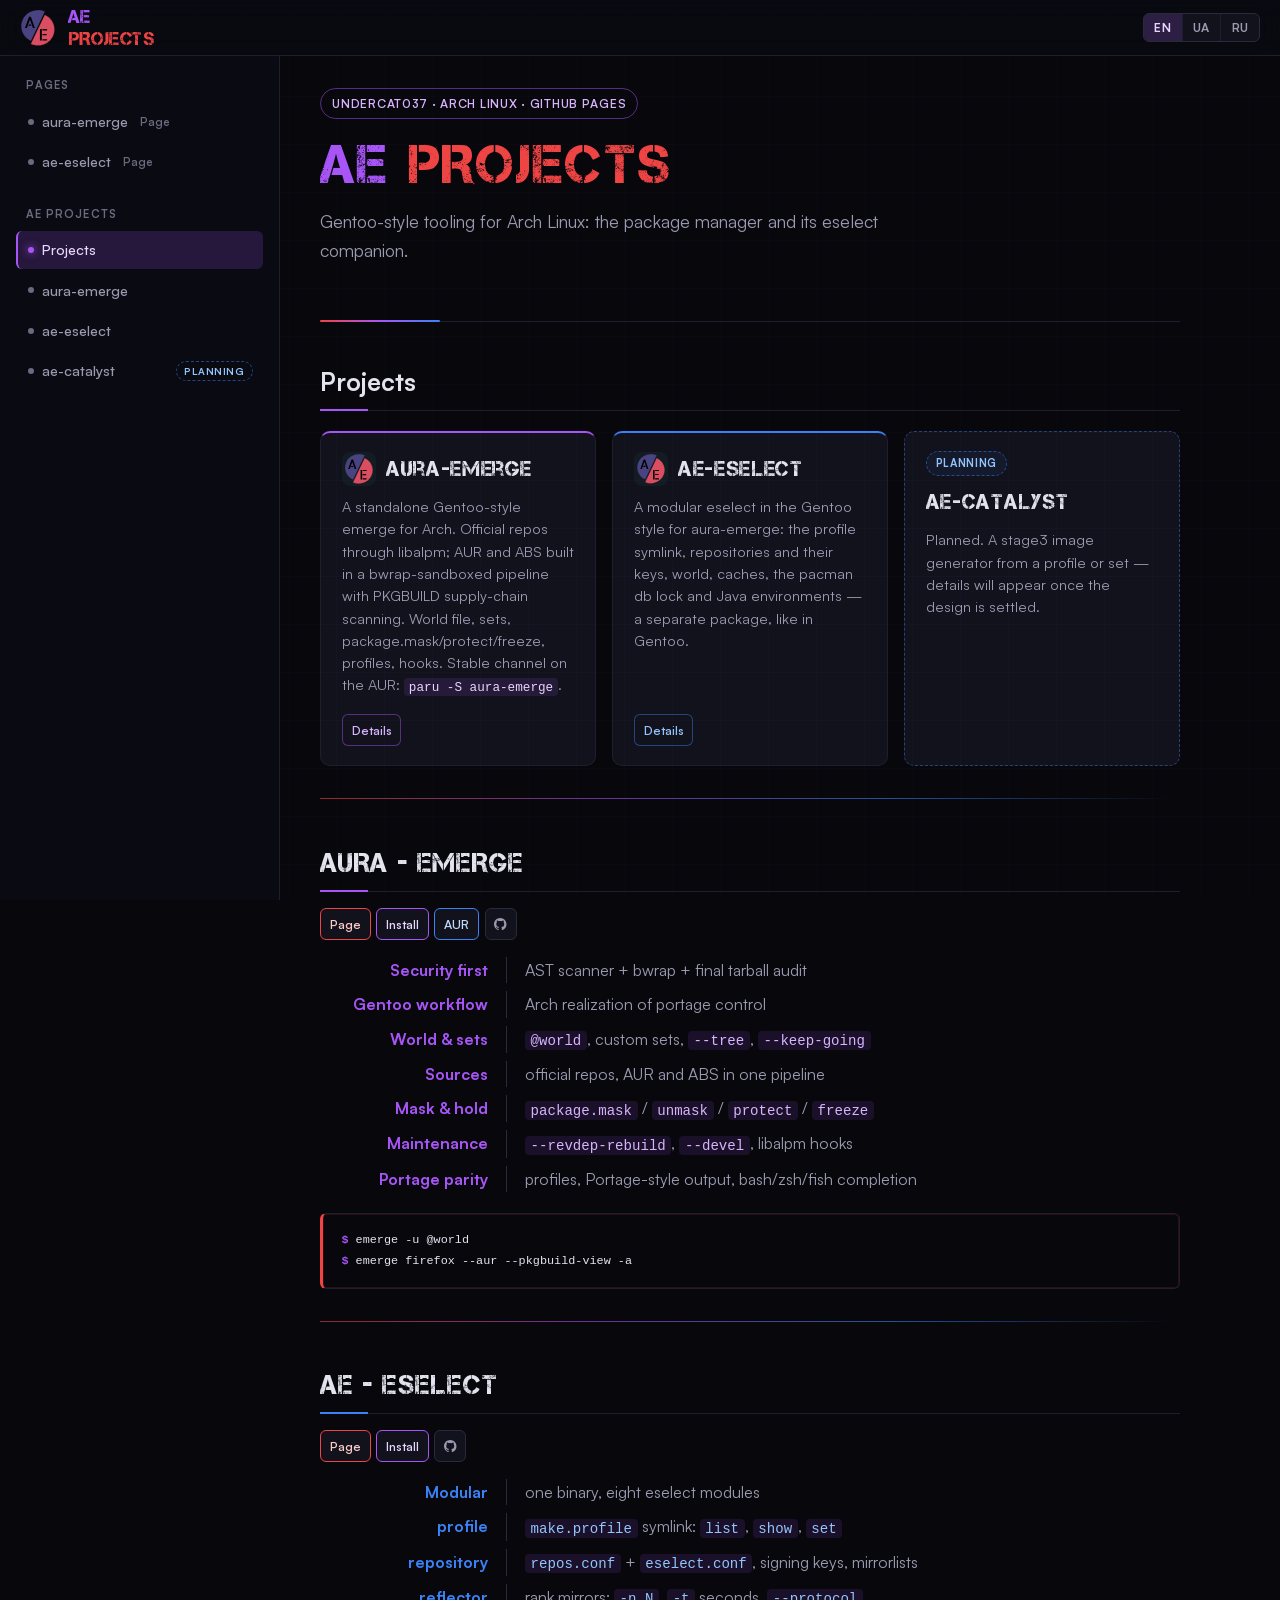
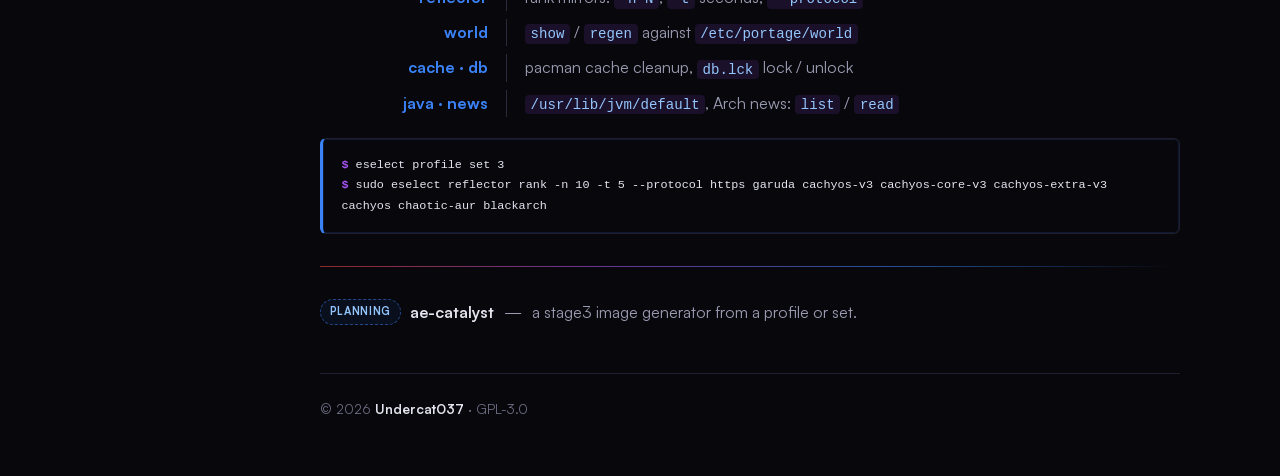
<file: index.html>
<!DOCTYPE html>
<html lang="en" data-lang="en">
<head>
  <meta charset="UTF-8" />
  <meta name="viewport" content="width=device-width, initial-scale=1" />
  <meta name="description" content="AE projects - Gentoo-style tooling for Arch: aura-emerge (secure emerge) and ae-eselect (modular eselect). ae-catalyst is planned." />
  <meta property="og:title" content="AE projects" />
  <meta property="og:description" content="Gentoo-style tooling for Arch: aura-emerge and ae-eselect." />
  <meta property="og:type" content="website" />
  <meta name="theme-color" content="#0c0c14" />
  <meta name="google-site-verification" content="M1BkKnA2rBLjrxrrTdusD1f0Sq8aGemt9UIHjHPpZgQ" />
  <link rel="canonical" href="https://undercat037.github.io/" />
  <title>AE projects - aura-emerge · ae-eselect</title>
  <link rel="icon" type="image/svg+xml" href="logos/slash-logo-32x32.svg" />
  <link rel="icon" type="image/x-icon" href="logos/slash-logo-32x32.ico" />
  <link rel="shortcut icon" href="logos/slash-logo-32x32.ico" />
  <link rel="stylesheet" href="css/fonts.css" />
  <link rel="stylesheet" href="css/main.css" />
</head>
<body>
  <header class="topbar">
    <a class="topbar-brand" href="index.html">
      <img src="logos/slash-logo-64x64.svg" alt="AE projects" width="36" height="36" />
      <div class="name"><span class="c-purple">AE</span><span class="c-red">PROJECTS</span></div>
    </a>
    <div class="topbar-actions">
      <div class="lang-switch" role="group" aria-label="Language">
        <button type="button" class="lang-btn active" data-lang="en" aria-pressed="true">EN</button>
        <button type="button" class="lang-btn" data-lang="ua" aria-pressed="false">UA</button>
        <button type="button" class="lang-btn" data-lang="ru" aria-pressed="false">RU</button>
      </div>
      <button type="button" class="menu-toggle" id="menu-toggle" data-i18n-attr="aria-label:menu_open" aria-label="Open menu">☰</button>
    </div>
  </header>

  <div class="sidebar-overlay" id="sidebar-overlay" aria-hidden="true"></div>

  <aside class="sidebar" id="sidebar" aria-label="Site navigation">
    <nav>
      <div class="nav-section">
        <div class="nav-section-title" data-i18n="nav_pages">Pages</div>
        <a class="nav-link" href="aura-emerge/"><span class="dot"></span> aura-emerge <span class="nav-suffix" data-i18n="btn_page">Page</span></a>
        <a class="nav-link" href="ae-eselect/"><span class="dot"></span> ae-eselect <span class="nav-suffix" data-i18n="btn_page">Page</span></a>
      </div>
      <div class="nav-section">
        <div class="nav-section-title" data-i18n="btn_projects">AE PROJECTS</div>
        <a class="nav-link" href="#projects"><span class="dot"></span> <span data-i18n="nav_projects_overview">Projects</span></a>
        <a class="nav-link" href="#aura-emerge"><span class="dot"></span> aura-emerge</a>
        <a class="nav-link" href="#ae-eselect"><span class="dot"></span> ae-eselect</a>
        <a class="nav-link" href="#catalyst"><span class="dot"></span> ae-catalyst
          <span class="mini-chip"><span class="lang-block" data-lang-block="en">Planning</span><span class="lang-block" data-lang-block="ua" hidden>Планування</span>
<span class="lang-block" data-lang-block="ru" hidden>Планирование</span></span>
        </a>
      </div>
    </nav>
  </aside>

  <div class="shell">
    <main class="main">
      <div class="content">
        <section class="hero" id="top">
          <div class="hero-badge">Undercat037 · Arch Linux · GitHub Pages</div>
          <h1>
            <span class="accent-purple">AE</span> <span class="accent-red">PROJECTS</span>
          </h1>
          <p class="hero-lead">
            <span class="lang-block" data-lang-block="en">
              Gentoo-style tooling for Arch Linux: the package manager and its eselect companion.
            </span>
            <span class="lang-block" data-lang-block="ua" hidden>
              Інструменти у стилі Gentoo для Arch Linux: менеджер пакунків і його eselect-компаньйон.
            </span>
<span class="lang-block" data-lang-block="ru" hidden>
              Инструменты в стиле Gentoo для Arch Linux: менеджер пакетов и его eselect-компаньон.
            </span>
          </p>
        </section>

        <section id="projects">
          <h2>
            <span class="lang-block" data-lang-block="en">Projects</span>
            <span class="lang-block" data-lang-block="ua" hidden>Проєкти</span>
<span class="lang-block" data-lang-block="ru" hidden>Проекты</span>
          </h2>

          <div class="proj-grid">
            <article class="proj-card purple">
              <h3><img src="logos/slash-logo-64x64.svg" alt="" /> aura-emerge</h3>
              <p class="lang-block" data-lang-block="en">
                A standalone Gentoo-style emerge for Arch. Official repos through libalpm;
                AUR and ABS built in a bwrap-sandboxed pipeline with PKGBUILD supply-chain
                scanning. World file, sets, package.mask/protect/freeze, profiles, hooks.
                Stable channel on the AUR: <code>paru -S aura-emerge</code>.
              </p>
              <p class="lang-block" data-lang-block="ua" hidden>
                Автономний emerge у стилі Gentoo для Arch. Офіційні репозиторії через libalpm;
                AUR і ABS — збірка в пісочниці bwrap зі скануванням PKGBUILD. World-файл,
                набори, package.mask/protect/freeze, профілі, хуки.
                Стабільний канал в AUR: <code>paru -S aura-emerge</code>.
              </p>
<p class="lang-block" data-lang-block="ru" hidden>
                Автономный emerge в стиле Gentoo для Arch. Официальные репозитории через libalpm;
                AUR и ABS — сборка в песочнице bwrap со сканированием PKGBUILD. World-файл,
                наборы, package.mask/protect/freeze, профили, хуки.
                Стабильный канал в AUR: <code>paru -S aura-emerge</code>.
              </p>
              <div class="proj-links">
                <a class="btn btn-ghost" href="#aura-emerge" data-i18n="btn_details">Details</a>
              </div>
            </article>

            <article class="proj-card blue">
              <h3><img src="logos/slash-logo-128x128.svg" alt="" /> ae-eselect</h3>
              <p class="lang-block" data-lang-block="en">
                A modular eselect in the Gentoo style for aura-emerge: the profile symlink,
                repositories and their keys, world, caches, the pacman db lock and Java
                environments — a separate package, like in Gentoo.
              </p>
              <p class="lang-block" data-lang-block="ua" hidden>
                Модульний eselect у стилі Gentoo для aura-emerge: симлінк профілю,
                репозиторії та їхні ключі, world, кеши, блокування бази pacman і
                Java-середовища — окремий пакунок, як і в Gentoo.
              </p>
<p class="lang-block" data-lang-block="ru" hidden>
                Модульный eselect в стиле Gentoo для aura-emerge: симлинк профиля,
                репозитории и их ключи, world, кеши, блокировка базы pacman и
                Java-окружения — отдельный пакет, как и в Gentoo.
              </p>
              <div class="proj-links">
                <a class="btn btn-ghost" href="#ae-eselect" data-i18n="btn_details">Details</a>
              </div>
            </article>

            <article class="proj-card planning">
              <span class="status-chip status-plan" data-i18n="status_planning">Planning</span>
              <h3>ae-catalyst</h3>
              <p class="lang-block" data-lang-block="en">
                Planned. A stage3 image generator from a profile or set — details will
                appear once the design is settled.
              </p>
              <p class="lang-block" data-lang-block="ua" hidden>
                Заплановано. Генератор stage3-образів із профілю чи набору — деталі
                з'являться, коли дизайн устоїться.
              </p>
<p class="lang-block" data-lang-block="ru" hidden>
                Запланирован. Генератор stage3-образов из профиля или набора — детали
                появятся, когда дизайн устоится.
              </p>
            </article>
          </div>
        </section>

        <div class="sep"></div>

        <section id="aura-emerge">
          <h2 class="proj-title"><span class="accent-purple">AURA</span>-<span class="accent-red">EMERGE</span></h2>

          <div class="proj-links">
            <a class="btn btn-red" href="aura-emerge/" data-i18n="btn_page">Page</a>
            <a class="btn btn-primary" href="aura-emerge/docs.html#install" data-i18n="btn_install">Install</a>
            <a class="btn btn-blue" href="https://aur.archlinux.org/packages/aura-emerge" target="_blank" rel="noopener" data-i18n="btn_aur_short">AUR</a>
            <a class="btn btn-gh btn-ico" href="https://github.com/Undercat037/aura-emerge" target="_blank" rel="noopener" data-i18n-attr="aria-label:btn_github" aria-label="GitHub"><svg class="gh-ico" width="15" height="15" viewBox="0 0 16 16" aria-hidden="true"><path fill="currentColor" d="M8 0C3.58 0 0 3.58 0 8c0 3.54 2.29 6.53 5.47 7.59.4.07.55-.17.55-.38 0-.19-.01-.82-.01-1.49-2.01.37-2.53-.49-2.69-.94-.09-.23-.48-.94-.82-1.13-.28-.15-.68-.52-.01-.53.63-.01 1.08.58 1.23.82.72 1.21 1.87.87 2.33.66.07-.52.28-.87.51-1.07-1.78-.2-3.64-.89-3.64-3.95 0-.87.31-1.59.82-2.15-.08-.2-.36-1.02.08-2.12 0 0 .67-.21 2.2.82.64-.18 1.32-.27 2-.27s1.36.09 2 .27c1.53-1.04 2.2-.82 2.2-.82.44 1.1.16 1.92.08 2.12.51.56.82 1.27.82 2.15 0 3.07-1.87 3.75-3.65 3.95.29.25.54.73.54 1.48 0 1.07-.01 1.93-.01 2.2 0 .21.15.46.55.38A8.01 8.01 0 0 0 16 8c0-4.42-3.58-8-8-8z"/></svg></a>
          </div>

          <div class="spec-list">
            <div class="spec-row">
              <span class="spec-key">
                <span class="lang-block" data-lang-block="en">Security first</span>
                <span class="lang-block" data-lang-block="ua" hidden>Безпека понад усе</span>
<span class="lang-block" data-lang-block="ru" hidden>Безопасность прежде всего</span>
              </span>
              <span class="spec-desc">
                <span class="lang-block" data-lang-block="en">AST scanner + bwrap + final tarball audit</span>
                <span class="lang-block" data-lang-block="ua" hidden>AST-сканер + bwrap + фінальний аудит тарболів</span>
<span class="lang-block" data-lang-block="ru" hidden>AST-сканер + bwrap + финальный аудит тарболлов</span>
              </span>
            </div>
            <div class="spec-row">
              <span class="spec-key">
                <span class="lang-block" data-lang-block="en">Gentoo workflow</span>
                <span class="lang-block" data-lang-block="ua" hidden>Процес як у Gentoo</span>
<span class="lang-block" data-lang-block="ru" hidden>Процесс как в Gentoo</span>
              </span>
              <span class="spec-desc">
                <span class="lang-block" data-lang-block="en">Arch realization of portage control</span>
                <span class="lang-block" data-lang-block="ua" hidden>Керування portage, реалізоване на Arch</span>
<span class="lang-block" data-lang-block="ru" hidden>Управление portage, реализованное на Arch</span>
              </span>
            </div>
            <div class="spec-row">
              <span class="spec-key">
                <span class="lang-block" data-lang-block="en">World &amp; sets</span>
                <span class="lang-block" data-lang-block="ua" hidden>World і набори</span>
<span class="lang-block" data-lang-block="ru" hidden>World и наборы</span>
              </span>
              <span class="spec-desc">
                <span class="lang-block" data-lang-block="en"><code>@world</code>, custom sets, <code>--tree</code>, <code>--keep-going</code></span>
                <span class="lang-block" data-lang-block="ua" hidden><code>@world</code>, власні набори, <code>--tree</code>, <code>--keep-going</code></span>
<span class="lang-block" data-lang-block="ru" hidden><code>@world</code>, пользовательские наборы, <code>--tree</code>, <code>--keep-going</code></span>
              </span>
            </div>
            <div class="spec-row">
              <span class="spec-key">
                <span class="lang-block" data-lang-block="en">Sources</span>
                <span class="lang-block" data-lang-block="ua" hidden>Джерела</span>
<span class="lang-block" data-lang-block="ru" hidden>Источники</span>
              </span>
              <span class="spec-desc">
                <span class="lang-block" data-lang-block="en">official repos, AUR and ABS in one pipeline</span>
                <span class="lang-block" data-lang-block="ua" hidden>офіційні репозиторії, AUR і ABS в одному конвеєрі</span>
<span class="lang-block" data-lang-block="ru" hidden>официальные репозитории, AUR и ABS в одном конвейере</span>
              </span>
            </div>
            <div class="spec-row">
              <span class="spec-key">
                <span class="lang-block" data-lang-block="en">Mask &amp; hold</span>
                <span class="lang-block" data-lang-block="ua" hidden>Mask і hold</span>
<span class="lang-block" data-lang-block="ru" hidden>Mask и hold</span>
              </span>
              <span class="spec-desc">
                <span class="lang-block" data-lang-block="en"><code>package.mask</code> / <code>unmask</code> / <code>protect</code> / <code>freeze</code></span>
                <span class="lang-block" data-lang-block="ua" hidden><code>package.mask</code> / <code>unmask</code> / <code>protect</code> / <code>freeze</code></span>
<span class="lang-block" data-lang-block="ru" hidden><code>package.mask</code> / <code>unmask</code> / <code>protect</code> / <code>freeze</code></span>
              </span>
            </div>
            <div class="spec-row">
              <span class="spec-key">
                <span class="lang-block" data-lang-block="en">Maintenance</span>
                <span class="lang-block" data-lang-block="ua" hidden>Супровід</span>
<span class="lang-block" data-lang-block="ru" hidden>Сопровождение</span>
              </span>
              <span class="spec-desc">
                <span class="lang-block" data-lang-block="en"><code>--revdep-rebuild</code>, <code>--devel</code>, libalpm hooks</span>
                <span class="lang-block" data-lang-block="ua" hidden><code>--revdep-rebuild</code>, <code>--devel</code>, хуки libalpm</span>
<span class="lang-block" data-lang-block="ru" hidden><code>--revdep-rebuild</code>, <code>--devel</code>, хуки libalpm</span>
              </span>
            </div>
            <div class="spec-row">
              <span class="spec-key">
                <span class="lang-block" data-lang-block="en">Portage parity</span>
                <span class="lang-block" data-lang-block="ua" hidden>Паритет із Portage</span>
<span class="lang-block" data-lang-block="ru" hidden>Паритет с Portage</span>
              </span>
              <span class="spec-desc">
                <span class="lang-block" data-lang-block="en">profiles, Portage-style output, bash/zsh/fish completion</span>
                <span class="lang-block" data-lang-block="ua" hidden>профілі, вивід у стилі Portage, автодоповнення bash/zsh/fish</span>
<span class="lang-block" data-lang-block="ru" hidden>профили, вывод в стиле Portage, автодополнение bash/zsh/fish</span>
              </span>
            </div>
          </div>

          <pre class="term demo"><code><span class="t-ps">$</span> <span class="t-cmd">emerge -u @world</span>
<span class="t-ps">$</span> <span class="t-cmd">emerge firefox --aur --pkgbuild-view -a</span></code></pre>
        </section>

        <div class="sep"></div>

        <section id="ae-eselect">
          <h2 class="proj-title sec-blue"><span class="accent-purple">AE</span>-<span class="accent-red">ESELECT</span></h2>

          <div class="proj-links">
            <a class="btn btn-red" href="ae-eselect/" data-i18n="btn_page">Page</a>
            <a class="btn btn-primary" href="ae-eselect/docs.html#install" data-i18n="btn_install">Install</a>
            <a class="btn btn-gh btn-ico" href="https://github.com/Undercat037/ae-eselect" target="_blank" rel="noopener" data-i18n-attr="aria-label:btn_github" aria-label="GitHub"><svg class="gh-ico" width="15" height="15" viewBox="0 0 16 16" aria-hidden="true"><path fill="currentColor" d="M8 0C3.58 0 0 3.58 0 8c0 3.54 2.29 6.53 5.47 7.59.4.07.55-.17.55-.38 0-.19-.01-.82-.01-1.49-2.01.37-2.53-.49-2.69-.94-.09-.23-.48-.94-.82-1.13-.28-.15-.68-.52-.01-.53.63-.01 1.08.58 1.23.82.72 1.21 1.87.87 2.33.66.07-.52.28-.87.51-1.07-1.78-.2-3.64-.89-3.64-3.95 0-.87.31-1.59.82-2.15-.08-.2-.36-1.02.08-2.12 0 0 .67-.21 2.2.82.64-.18 1.32-.27 2-.27s1.36.09 2 .27c1.53-1.04 2.2-.82 2.2-.82.44 1.1.16 1.92.08 2.12.51.56.82 1.27.82 2.15 0 3.07-1.87 3.75-3.65 3.95.29.25.54.73.54 1.48 0 1.07-.01 1.93-.01 2.2 0 .21.15.46.55.38A8.01 8.01 0 0 0 16 8c0-4.42-3.58-8-8-8z"/></svg></a>
          </div>

          <div class="spec-list blue">
            <div class="spec-row">
              <span class="spec-key">
                <span class="lang-block" data-lang-block="en">Modular</span>
                <span class="lang-block" data-lang-block="ua" hidden>Модульність</span>
<span class="lang-block" data-lang-block="ru" hidden>Модульность</span>
              </span>
              <span class="spec-desc">
                <span class="lang-block" data-lang-block="en">one binary, eight eselect modules</span>
                <span class="lang-block" data-lang-block="ua" hidden>один бінарник, вісім модулів eselect</span>
<span class="lang-block" data-lang-block="ru" hidden>один бинарник, восемь модулей eselect</span>
              </span>
            </div>
            <div class="spec-row">
              <span class="spec-key">profile</span>
              <span class="spec-desc">
                <span class="lang-block" data-lang-block="en"><code>make.profile</code> symlink: <code>list</code>, <code>show</code>, <code>set</code></span>
                <span class="lang-block" data-lang-block="ua" hidden>симлінк <code>make.profile</code>: <code>list</code>, <code>show</code>, <code>set</code></span>
<span class="lang-block" data-lang-block="ru" hidden>симлинк <code>make.profile</code>: <code>list</code>, <code>show</code>, <code>set</code></span>
              </span>
            </div>
            <div class="spec-row">
              <span class="spec-key">repository</span>
              <span class="spec-desc">
                <span class="lang-block" data-lang-block="en"><code>repos.conf</code> + <code>eselect.conf</code>, signing keys, mirrorlists</span>
                <span class="lang-block" data-lang-block="ua" hidden><code>repos.conf</code> + <code>eselect.conf</code>, ключі підпису, mirrorlist</span>
<span class="lang-block" data-lang-block="ru" hidden><code>repos.conf</code> + <code>eselect.conf</code>, ключи подписи, mirrorlist</span>
              </span>
            </div>
            <div class="spec-row">
              <span class="spec-key">reflector</span>
              <span class="spec-desc">
                <span class="lang-block" data-lang-block="en">rank mirrors: <code>-n N</code>, <code>-t</code> seconds, <code>--protocol</code></span>
                <span class="lang-block" data-lang-block="ua" hidden>ранжування дзеркал: <code>-n N</code>, <code>-t</code> секунди, <code>--protocol</code></span>
<span class="lang-block" data-lang-block="ru" hidden>ранжирование зеркал: <code>-n N</code>, <code>-t</code> секунды, <code>--protocol</code></span>
              </span>
            </div>
            <div class="spec-row">
              <span class="spec-key">world</span>
              <span class="spec-desc">
                <span class="lang-block" data-lang-block="en"><code>show</code> / <code>regen</code> against <code>/etc/portage/world</code></span>
                <span class="lang-block" data-lang-block="ua" hidden><code>show</code> / <code>regen</code> щодо <code>/etc/portage/world</code></span>
<span class="lang-block" data-lang-block="ru" hidden><code>show</code> / <code>regen</code> по <code>/etc/portage/world</code></span>
              </span>
            </div>
            <div class="spec-row">
              <span class="spec-key">cache · db</span>
              <span class="spec-desc">
                <span class="lang-block" data-lang-block="en">pacman cache cleanup, <code>db.lck</code> lock / unlock</span>
                <span class="lang-block" data-lang-block="ua" hidden>чистка кешу pacman, <code>db.lck</code> lock / unlock</span>
<span class="lang-block" data-lang-block="ru" hidden>чистка кеша pacman, <code>db.lck</code> lock / unlock</span>
              </span>
            </div>
            <div class="spec-row">
              <span class="spec-key">java · news</span>
              <span class="spec-desc">
                <span class="lang-block" data-lang-block="en"><code>/usr/lib/jvm/default</code>, Arch news: <code>list</code> / <code>read</code></span>
                <span class="lang-block" data-lang-block="ua" hidden><code>/usr/lib/jvm/default</code>, новини Arch: <code>list</code> / <code>read</code></span>
<span class="lang-block" data-lang-block="ru" hidden><code>/usr/lib/jvm/default</code>, новости Arch: <code>list</code> / <code>read</code></span>
              </span>
            </div>
          </div>

          <pre class="term demo term-blue"><code><span class="t-ps">$</span> <span class="t-cmd">eselect profile set 3</span>
<span class="t-ps">$</span> <span class="t-cmd">sudo eselect reflector rank -n 10 -t 5 --protocol https garuda cachyos-v3 cachyos-core-v3 cachyos-extra-v3 cachyos chaotic-aur blackarch</span></code></pre>
        </section>

        <div class="sep"></div>

        <section id="catalyst" class="stub">
          <p class="plan-note">
            <span class="status-chip status-plan" data-i18n="status_planning">Planning</span>
            <strong>ae-catalyst</strong> —
            <span class="lang-block" data-lang-block="en">a stage3 image generator from a profile or set.</span>
            <span class="lang-block" data-lang-block="ua" hidden>генератор stage3-образів із профілю чи набору.</span>
<span class="lang-block" data-lang-block="ru" hidden>генератор stage3-образов из профиля или набора.</span>
          </p>
        </section>

        <footer class="site-footer">
          <span>
            © <span id="year">2026</span>
            <strong>Undercat037</strong> · GPL-3.0
          </span>
        </footer>
      </div>
    </main>
  </div>

  <script src="js/main.js"></script>
</body>
</html>
</file>
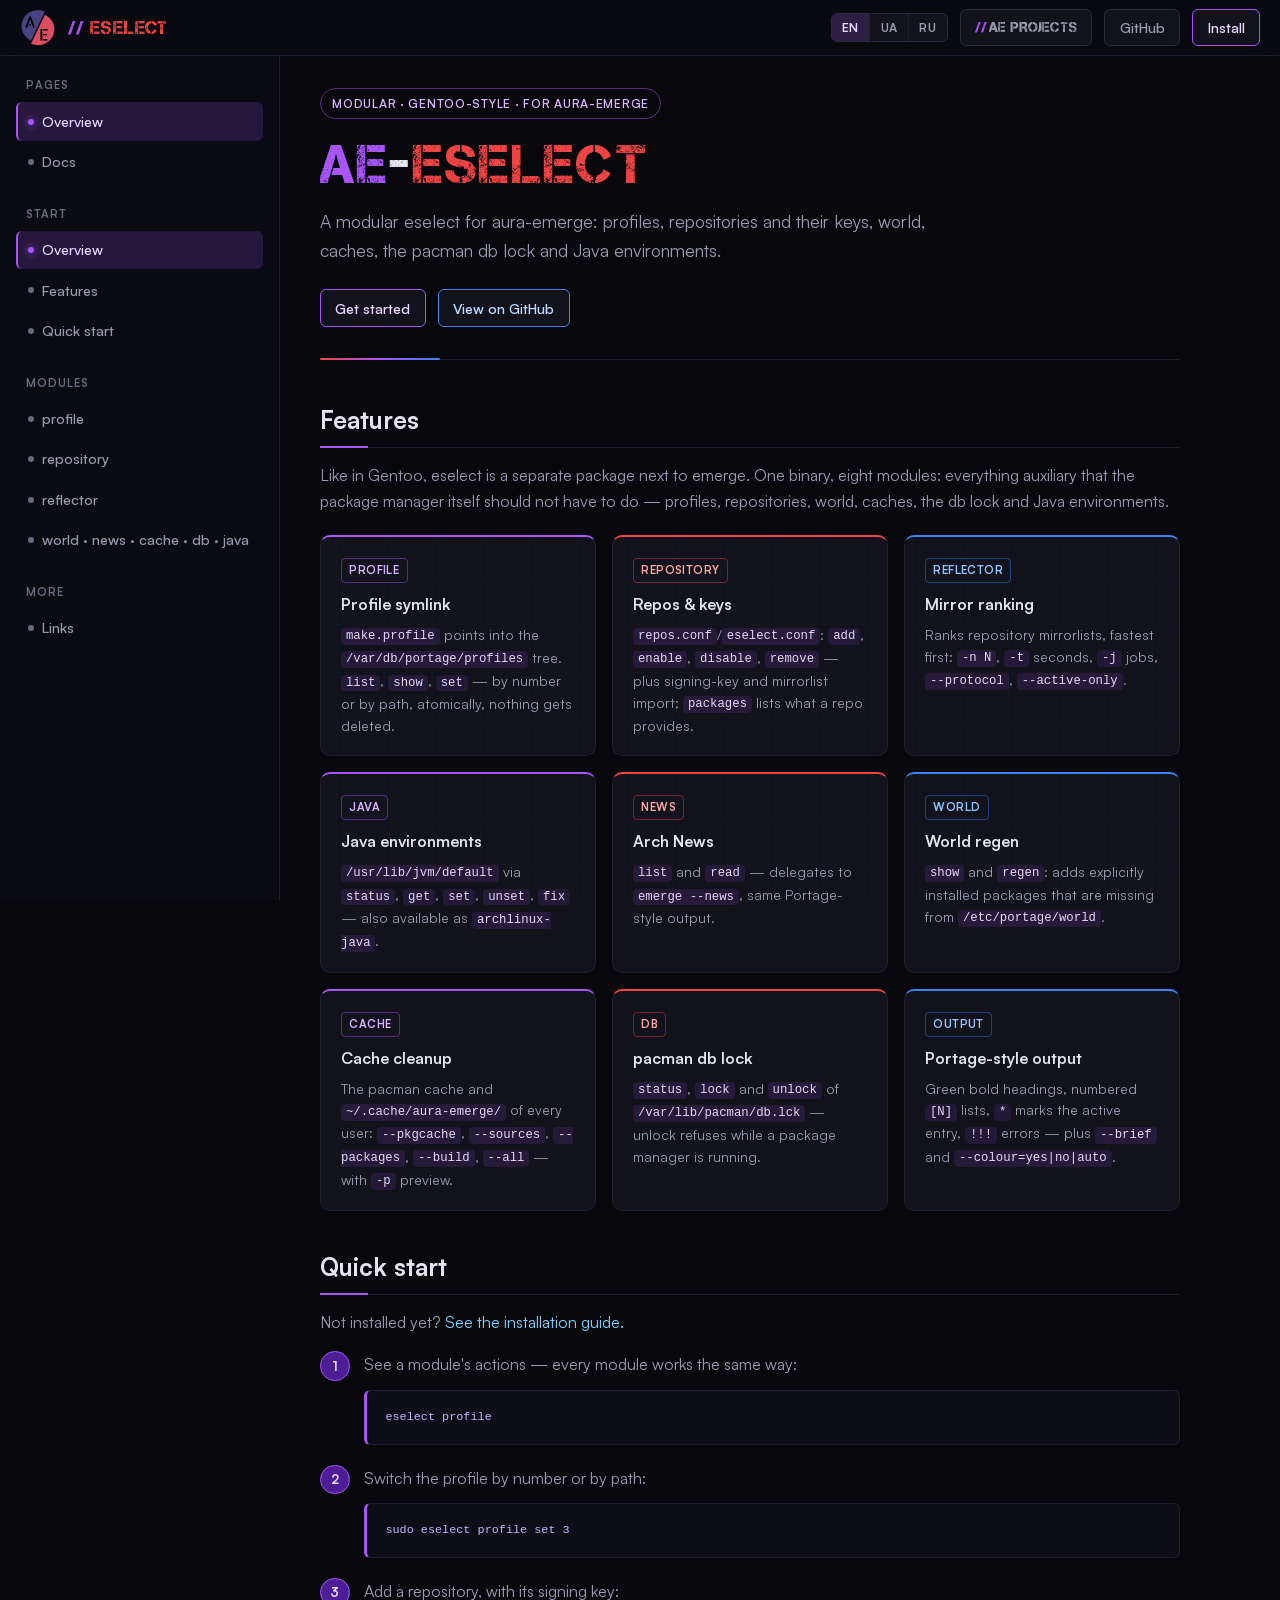
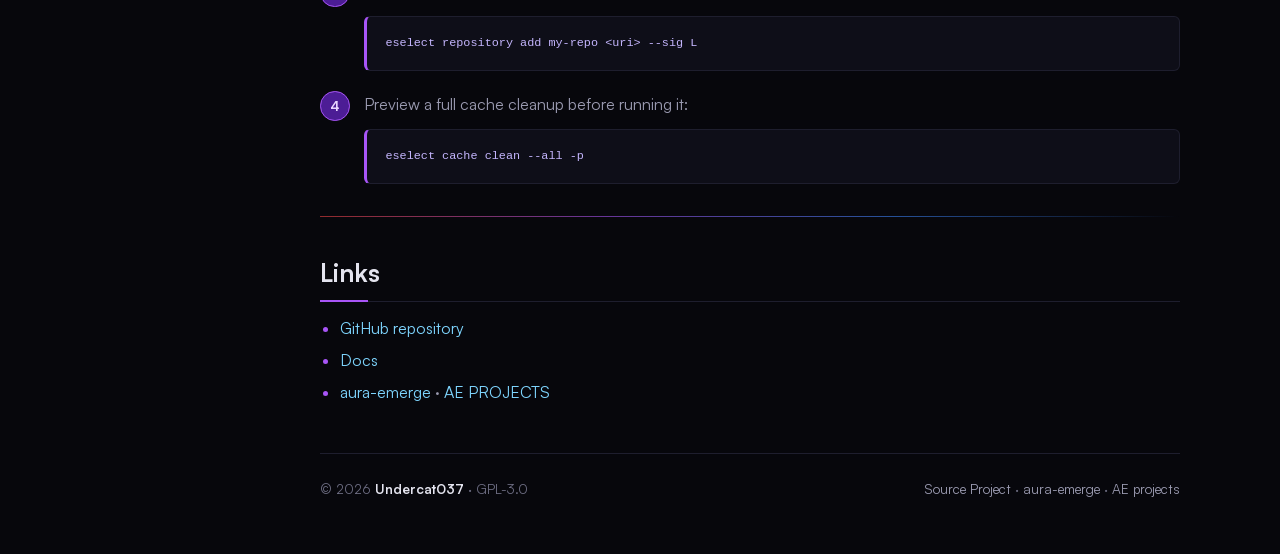
<file: ae-eselect/index.html>
<!DOCTYPE html>
<html lang="en" data-lang="en">
<head>
  <meta charset="UTF-8" />
  <meta name="viewport" content="width=device-width, initial-scale=1" />
  <meta name="description" content="ae-eselect - a modular eselect for aura-emerge: profiles, repositories and keys, world, caches, the pacman db lock and Java environments." />
  <meta property="og:title" content="ae-eselect - eselect for aura-emerge" />
  <meta property="og:description" content="A modular eselect for aura-emerge: profiles, repositories and their keys, world, caches, the pacman db lock and Java environments." />
  <meta property="og:type" content="website" />
  <meta name="theme-color" content="#0c0c14" />
  <link rel="canonical" href="https://undercat037.github.io/ae-eselect/" />
  <title>ae-eselect - eselect for aura-emerge</title>
  <link rel="icon" type="image/svg+xml" href="../logos/slash-logo-128x128.svg" />
  <link rel="stylesheet" href="../css/fonts.css" />
  <link rel="stylesheet" href="../css/main.css" />
</head>
<body>
  <header class="topbar">
    <a class="topbar-brand" href="index.html">
      <img src="../logos/slash-logo-128x128.svg" alt="ae-eselect" width="36" height="36" />
      <div class="name inline"><span class="brand-slash">//</span> <span class="c-esel">ESELECT</span></div>
    </a>
    <div class="topbar-actions">
      <div class="lang-switch" role="group" aria-label="Language">
        <button type="button" class="lang-btn active" data-lang="en" aria-pressed="true">EN</button>
        <button type="button" class="lang-btn" data-lang="ua" aria-pressed="false">UA</button>
        <button type="button" class="lang-btn" data-lang="ru" aria-pressed="false">RU</button>
      </div>
      <a class="btn btn-ghost btn-projects" href="../" data-i18n="btn_projects">AE PROJECTS</a>
      <a class="btn btn-ghost" href="https://github.com/Undercat037/ae-eselect" target="_blank" rel="noopener" data-i18n="btn_github">GitHub</a>
      <a class="btn btn-primary" href="docs.html#install" data-i18n="btn_install">Install</a>
      <button type="button" class="menu-toggle" id="menu-toggle" data-i18n-attr="aria-label:menu_open" aria-label="Open menu">☰</button>
    </div>
  </header>

  <div class="sidebar-overlay" id="sidebar-overlay" aria-hidden="true"></div>

  <aside class="sidebar" id="sidebar" aria-label="Site navigation">
    <nav>
      <div class="nav-section">
        <div class="nav-section-title" data-i18n="nav_pages">Pages</div>
        <a class="nav-link active" href="index.html" data-page="index.html"><span class="dot"></span> <span data-i18n="nav_overview">Overview</span></a>
        <a class="nav-link" href="docs.html" data-page="docs.html"><span class="dot"></span> <span data-i18n="nav_docs">Documentation</span></a>
      </div>
      <div class="nav-section">
        <div class="nav-section-title" data-i18n="nav_start">Start</div>
        <a class="nav-link" href="#overview"><span class="dot"></span> <span data-i18n="nav_overview">Overview</span></a>
        <a class="nav-link" href="#features"><span class="dot"></span> <span data-i18n="nav_features">Features</span></a>
        <a class="nav-link" href="#quickstart"><span class="dot"></span> <span data-i18n="nav_quickstart">Quick start</span></a>
      </div>
      <div class="nav-section">
        <div class="nav-section-title" data-i18n="nav_modules">Modules</div>
        <a class="nav-link" href="docs.html#profile"><span class="dot"></span> profile</a>
        <a class="nav-link" href="docs.html#repository"><span class="dot"></span> repository</a>
        <a class="nav-link" href="docs.html#reflector"><span class="dot"></span> reflector</a>
        <a class="nav-link" href="docs.html#tools"><span class="dot"></span> world · news · cache · db · java</a>
      </div>
      <div class="nav-section">
        <div class="nav-section-title" data-i18n="nav_more">More</div>
        <a class="nav-link" href="#links"><span class="dot"></span> <span data-i18n="nav_links">Links</span></a>
      </div>
    </nav>
  </aside>

  <div class="shell">
    <main class="main">
      <div class="content">
        <section class="hero" id="overview">
          <div class="hero-badge" data-i18n="eselect_badge">Modular · Gentoo-style · For aura-emerge</div>
          <h1>
            <span class="accent-purple">AE</span>-<span class="accent-red">ESELECT</span>
          </h1>
          <p class="hero-lead" data-i18n="eselect_lead">
            A modular eselect for aura-emerge: profiles, repositories and their keys, world, caches, the pacman db lock and Java environments.
          </p>
          <div class="hero-actions">
            <a class="btn btn-primary" href="docs.html#install" data-i18n="btn_get_started">Get started</a>
            <a class="btn btn-blue" href="https://github.com/Undercat037/ae-eselect" target="_blank" rel="noopener" data-i18n="btn_view_github">View on GitHub</a>
          </div>
        </section>

        <section id="features">
          <h2 data-i18n="features_title">Features</h2>
          <p>
            <span class="lang-block" data-lang-block="en">
              Like in Gentoo, eselect is a separate package next to emerge. One binary,
              eight modules: everything auxiliary that the package manager itself should
              not have to do — profiles, repositories, world, caches, the db lock and
              Java environments.
            </span>
            <span class="lang-block" data-lang-block="ua" hidden>
              Як і в Gentoo, eselect — окремий пакунок поруч із emerge. Один бінарник,
              вісім модулів: усе допоміжне, чим менеджер пакунків сам не повинен
              займатися — профілі, репозиторії, world, кеші, блокування бази й
              Java-середовища.
            </span>
<span class="lang-block" data-lang-block="ru" hidden>
              Как и в Gentoo, eselect — отдельный пакет рядом с emerge. Один бинарник,
              восемь модулей: всё вспомогательное, чем менеджер пакетов сам заниматься
              не должен — профили, репозитории, world, кеши, блокировка базы и
              Java-окружения.
            </span>
          </p>

          <div class="feature-grid">
            <article class="feature-card purple">
              <span class="tag tag-purple">profile</span>
              <h3 class="lang-block" data-lang-block="en">Profile symlink</h3>
              <h3 class="lang-block" data-lang-block="ua" hidden>Симлінк профілю</h3>
<h3 class="lang-block" data-lang-block="ru" hidden>Симлинк профиля</h3>
              <p class="lang-block" data-lang-block="en">
                <code>make.profile</code> points into the <code>/var/db/portage/profiles</code> tree.
                <code>list</code>, <code>show</code>, <code>set</code> — by number or by path,
                atomically, nothing gets deleted.
              </p>
              <p class="lang-block" data-lang-block="ua" hidden>
                <code>make.profile</code> вказує на дерево <code>/var/db/portage/profiles</code>.
                <code>list</code>, <code>show</code>, <code>set</code> — за номером або шляхом,
                атомарно, нічого не видаляється.
              </p>
<p class="lang-block" data-lang-block="ru" hidden>
                <code>make.profile</code> указывает на дерево <code>/var/db/portage/profiles</code>.
                <code>list</code>, <code>show</code>, <code>set</code> — по номеру или по пути,
                атомарно, ничего не удаляется.
              </p>
            </article>
            <article class="feature-card red">
              <span class="tag tag-red">repository</span>
              <h3 class="lang-block" data-lang-block="en">Repos &amp; keys</h3>
              <h3 class="lang-block" data-lang-block="ua" hidden>Репозиторії та ключі</h3>
<h3 class="lang-block" data-lang-block="ru" hidden>Репозитории и ключи</h3>
              <p class="lang-block" data-lang-block="en">
                <code>repos.conf</code>/<code>eselect.conf</code>: <code>add</code>,
                <code>enable</code>, <code>disable</code>, <code>remove</code> — plus
                signing-key and mirrorlist import; <code>packages</code> lists what a repo provides.
              </p>
              <p class="lang-block" data-lang-block="ua" hidden>
                <code>repos.conf</code>/<code>eselect.conf</code>: <code>add</code>,
                <code>enable</code>, <code>disable</code>, <code>remove</code> — плюс імпорт
                ключа й mirrorlist; <code>packages</code> показує, що дає репозиторій.
              </p>
<p class="lang-block" data-lang-block="ru" hidden>
                <code>repos.conf</code>/<code>eselect.conf</code>: <code>add</code>,
                <code>enable</code>, <code>disable</code>, <code>remove</code> — плюс импорт
                ключа и mirrorlist; <code>packages</code> показывает, что даёт репозиторий.
              </p>
            </article>
            <article class="feature-card blue">
              <span class="tag tag-blue">reflector</span>
              <h3 class="lang-block" data-lang-block="en">Mirror ranking</h3>
              <h3 class="lang-block" data-lang-block="ua" hidden>Рейтинг дзеркал</h3>
<h3 class="lang-block" data-lang-block="ru" hidden>Рейтинг зеркал</h3>
              <p class="lang-block" data-lang-block="en">
                Ranks repository mirrorlists, fastest first: <code>-n N</code>,
                <code>-t</code> seconds, <code>-j</code> jobs, <code>--protocol</code>,
                <code>--active-only</code>.
              </p>
              <p class="lang-block" data-lang-block="ua" hidden>
                Ранжує mirrorlist репозиторіїв, найшвидші першими: <code>-n N</code>,
                <code>-t</code> секунди, <code>-j</code> jobs, <code>--protocol</code>,
                <code>--active-only</code>.
              </p>
<p class="lang-block" data-lang-block="ru" hidden>
                Ранжирует mirrorlist репозиториев, самые быстрые первыми: <code>-n N</code>,
                <code>-t</code> секунды, <code>-j</code> jobs, <code>--protocol</code>,
                <code>--active-only</code>.
              </p>
            </article>
            <article class="feature-card purple">
              <span class="tag tag-purple">java</span>
              <h3 class="lang-block" data-lang-block="en">Java environments</h3>
              <h3 class="lang-block" data-lang-block="ua" hidden>Java-середовища</h3>
<h3 class="lang-block" data-lang-block="ru" hidden>Java-окружения</h3>
              <p class="lang-block" data-lang-block="en">
                <code>/usr/lib/jvm/default</code> via <code>status</code>, <code>get</code>,
                <code>set</code>, <code>unset</code>, <code>fix</code> — also available
                as <code>archlinux-java</code>.
              </p>
              <p class="lang-block" data-lang-block="ua" hidden>
                <code>/usr/lib/jvm/default</code> через <code>status</code>, <code>get</code>,
                <code>set</code>, <code>unset</code>, <code>fix</code> — доступний і як
                <code>archlinux-java</code>.
              </p>
<p class="lang-block" data-lang-block="ru" hidden>
                <code>/usr/lib/jvm/default</code> через <code>status</code>, <code>get</code>,
                <code>set</code>, <code>unset</code>, <code>fix</code> — доступен и как
                <code>archlinux-java</code>.
              </p>
            </article>
            <article class="feature-card red">
              <span class="tag tag-red">news</span>
              <h3 class="lang-block" data-lang-block="en">Arch News</h3>
              <h3 class="lang-block" data-lang-block="ua" hidden>Новини Arch</h3>
<h3 class="lang-block" data-lang-block="ru" hidden>Новости Arch</h3>
              <p class="lang-block" data-lang-block="en">
                <code>list</code> and <code>read</code> — delegates to
                <code>emerge --news</code>, same Portage-style output.
              </p>
              <p class="lang-block" data-lang-block="ua" hidden>
                <code>list</code> і <code>read</code> — делегує
                <code>emerge --news</code>, той самий вивід у стилі Portage.
              </p>
<p class="lang-block" data-lang-block="ru" hidden>
                <code>list</code> и <code>read</code> — делегирует
                <code>emerge --news</code>, тот же вывод в стиле Portage.
              </p>
            </article>
            <article class="feature-card blue">
              <span class="tag tag-blue">world</span>
              <h3 class="lang-block" data-lang-block="en">World regen</h3>
              <h3 class="lang-block" data-lang-block="ua" hidden>Regen world</h3>
<h3 class="lang-block" data-lang-block="ru" hidden>Regen world</h3>
              <p class="lang-block" data-lang-block="en">
                <code>show</code> and <code>regen</code>: adds explicitly installed packages
                that are missing from <code>/etc/portage/world</code>.
              </p>
              <p class="lang-block" data-lang-block="ua" hidden>
                <code>show</code> і <code>regen</code>: додає явно встановлені пакунки,
                яких бракує у <code>/etc/portage/world</code>.
              </p>
<p class="lang-block" data-lang-block="ru" hidden>
                <code>show</code> и <code>regen</code>: добавляет явно установленные пакеты,
                которых не хватает в <code>/etc/portage/world</code>.
              </p>
            </article>
            <article class="feature-card purple">
              <span class="tag tag-purple">cache</span>
              <h3 class="lang-block" data-lang-block="en">Cache cleanup</h3>
              <h3 class="lang-block" data-lang-block="ua" hidden>Чистка кешів</h3>
<h3 class="lang-block" data-lang-block="ru" hidden>Чистка кешей</h3>
              <p class="lang-block" data-lang-block="en">
                The pacman cache and <code>~/.cache/aura-emerge/</code> of every user:
                <code>--pkgcache</code>, <code>--sources</code>, <code>--packages</code>,
                <code>--build</code>, <code>--all</code> — with <code>-p</code> preview.
              </p>
              <p class="lang-block" data-lang-block="ua" hidden>
                Кеш pacman і <code>~/.cache/aura-emerge/</code> всіх користувачів:
                <code>--pkgcache</code>, <code>--sources</code>, <code>--packages</code>,
                <code>--build</code>, <code>--all</code> — із прев'ю <code>-p</code>.
              </p>
<p class="lang-block" data-lang-block="ru" hidden>
                Кеш pacman и <code>~/.cache/aura-emerge/</code> всех пользователей:
                <code>--pkgcache</code>, <code>--sources</code>, <code>--packages</code>,
                <code>--build</code>, <code>--all</code> — с превью <code>-p</code>.
              </p>
            </article>
            <article class="feature-card red">
              <span class="tag tag-red">db</span>
              <h3 class="lang-block" data-lang-block="en">pacman db lock</h3>
              <h3 class="lang-block" data-lang-block="ua" hidden>Блокування бази pacman</h3>
<h3 class="lang-block" data-lang-block="ru" hidden>Блокировка базы pacman</h3>
              <p class="lang-block" data-lang-block="en">
                <code>status</code>, <code>lock</code> and <code>unlock</code> of
                <code>/var/lib/pacman/db.lck</code> — unlock refuses while a package
                manager is running.
              </p>
              <p class="lang-block" data-lang-block="ua" hidden>
                <code>status</code>, <code>lock</code> і <code>unlock</code> для
                <code>/var/lib/pacman/db.lck</code> — unlock відмовляє, поки працює
                пакетний менеджер.
              </p>
<p class="lang-block" data-lang-block="ru" hidden>
                <code>status</code>, <code>lock</code> и <code>unlock</code> для
                <code>/var/lib/pacman/db.lck</code> — unlock отказывает, пока работает
                пакетный менеджер.
              </p>
            </article>
            <article class="feature-card blue">
              <span class="tag tag-blue">output</span>
              <h3 class="lang-block" data-lang-block="en">Portage-style output</h3>
              <h3 class="lang-block" data-lang-block="ua" hidden>Вивід у стилі Portage</h3>
<h3 class="lang-block" data-lang-block="ru" hidden>Вывод в стиле Portage</h3>
              <p class="lang-block" data-lang-block="en">
                Green bold headings, numbered <code>[N]</code> lists, <code>*</code> marks
                the active entry, <code>!!!</code> errors — plus <code>--brief</code> and
                <code>--colour=yes|no|auto</code>.
              </p>
              <p class="lang-block" data-lang-block="ua" hidden>
                Жирні зелені заголовки, нумеровані списки <code>[N]</code>, <code>*</code>
                позначає активний запис, помилки <code>!!!</code> — плюс
                <code>--brief</code> і <code>--colour=yes|no|auto</code>.
              </p>
<p class="lang-block" data-lang-block="ru" hidden>
                Жирные зелёные заголовки, нумерованные списки <code>[N]</code>, <code>*</code>
                помечает активную запись, ошибки <code>!!!</code> — плюс
                <code>--brief</code> и <code>--colour=yes|no|auto</code>.
              </p>
            </article>
          </div>
        </section>

        <section id="quickstart">
          <h2 data-i18n="section_quickstart">Quick start</h2>
          <p>
            <span data-i18n="qs_not_installed">Not installed yet?</span>
            <a href="docs.html#install" data-i18n="qs_see_install">See the installation guide.</a>
          </p>
          <ol class="steps">
            <li>
              <span class="lang-block" data-lang-block="en">See a module's actions — every module works the same way:</span>
              <span class="lang-block" data-lang-block="ua" hidden>Дії модуля — усі модулі працюють однаково:</span>
<span class="lang-block" data-lang-block="ru" hidden>Действия модуля — все модули работают одинаково:</span>
              <pre><code>eselect profile</code></pre>
            </li>
            <li>
              <span class="lang-block" data-lang-block="en">Switch the profile by number or by path:</span>
              <span class="lang-block" data-lang-block="ua" hidden>Змінити профіль за номером або шляхом:</span>
<span class="lang-block" data-lang-block="ru" hidden>Сменить профиль по номеру или по пути:</span>
              <pre><code>sudo eselect profile set 3</code></pre>
            </li>
            <li>
              <span class="lang-block" data-lang-block="en">Add a repository, with its signing key:</span>
              <span class="lang-block" data-lang-block="ua" hidden>Додати репозиторій, разом із ключем підпису:</span>
<span class="lang-block" data-lang-block="ru" hidden>Добавить репозиторий, вместе с ключом подписи:</span>
              <pre><code>eselect repository add my-repo &lt;uri&gt; --sig L</code></pre>
            </li>
            <li>
              <span class="lang-block" data-lang-block="en">Preview a full cache cleanup before running it:</span>
              <span class="lang-block" data-lang-block="ua" hidden>Спочатку переглянути повне чищення кешів:</span>
<span class="lang-block" data-lang-block="ru" hidden>Сначала посмотреть полное очищение кешей:</span>
              <pre><code>eselect cache clean --all -p</code></pre>
            </li>
          </ol>
        </section>

        <div class="sep"></div>

        <section id="links">
          <h2 data-i18n="section_links">Links</h2>
          <ul>
            <li>
              <a href="https://github.com/Undercat037/ae-eselect" target="_blank" rel="noopener">GitHub repository</a>
            </li>
            <li>
              <a href="docs.html" data-i18n="nav_docs">Documentation</a>
            </li>
            <li>
              <a href="../aura-emerge/">aura-emerge</a>
              ·
              <a href="../" data-i18n="btn_projects">AE PROJECTS</a>
            </li>
          </ul>
        </section>

        <footer class="site-footer">
          <span>
            © <span id="year">2026</span>
            <strong>Undercat037</strong> · GPL-3.0
          </span>
          <span>
            <a href="https://github.com/Undercat037/ae-eselect" data-i18n="footer_link_repo">Source Project</a>
            ·
            <a href="../aura-emerge/">aura-emerge</a>
            ·
            <a href="../">AE projects</a>
          </span>
        </footer>
      </div>
    </main>
  </div>

  <script src="../js/main.js"></script>
</body>
</html>
</file>
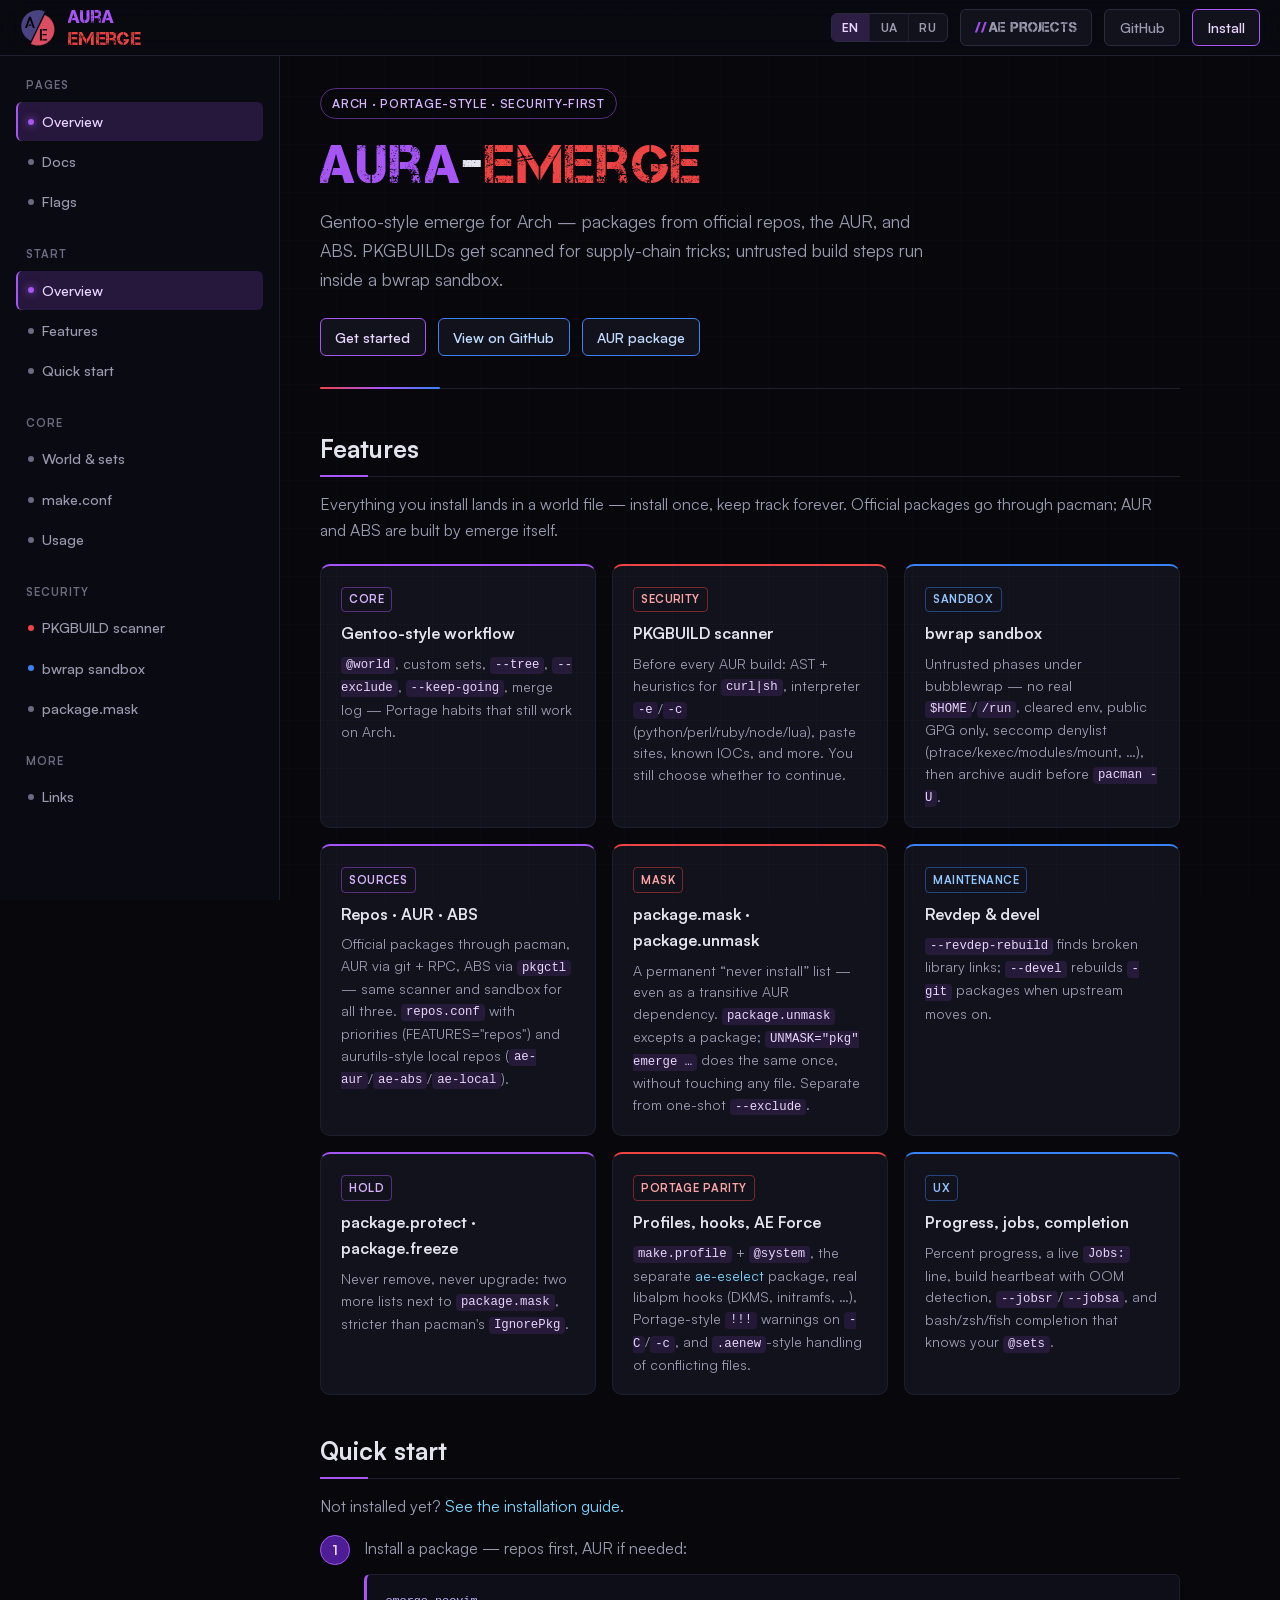
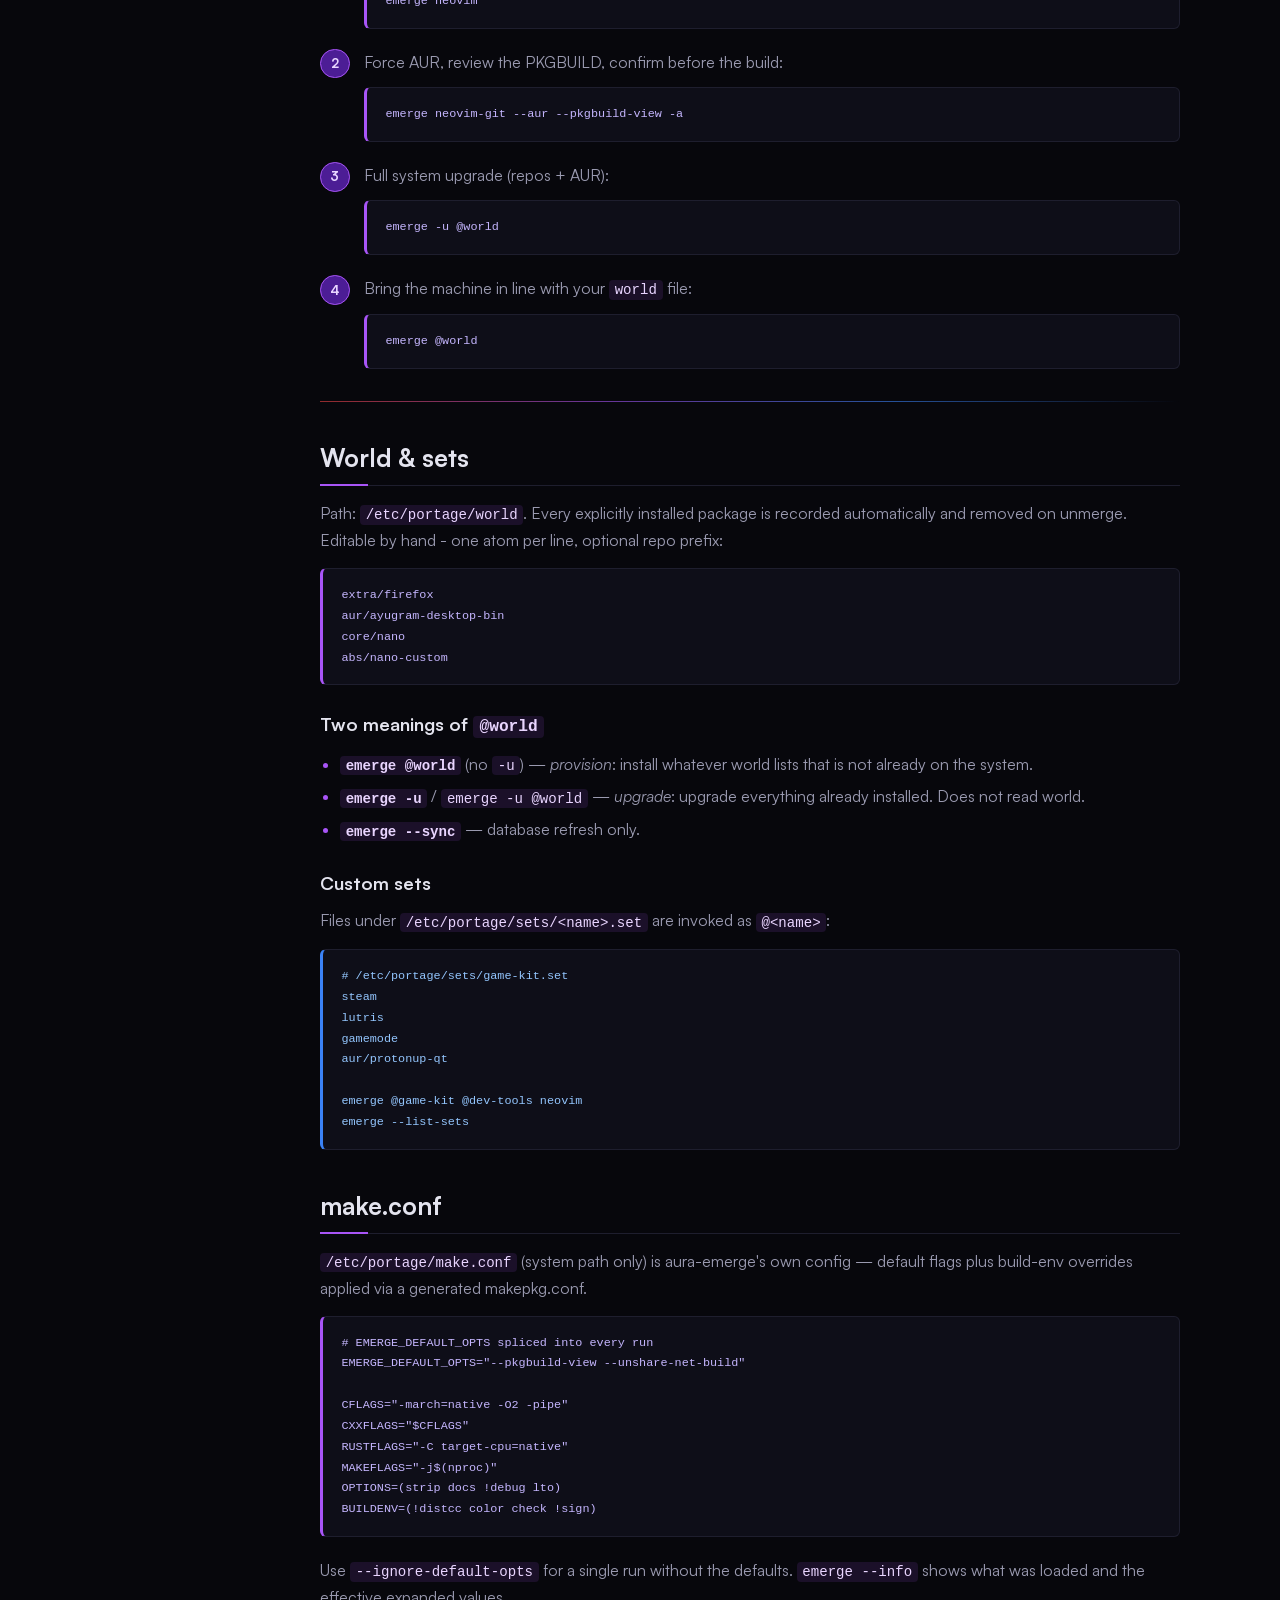
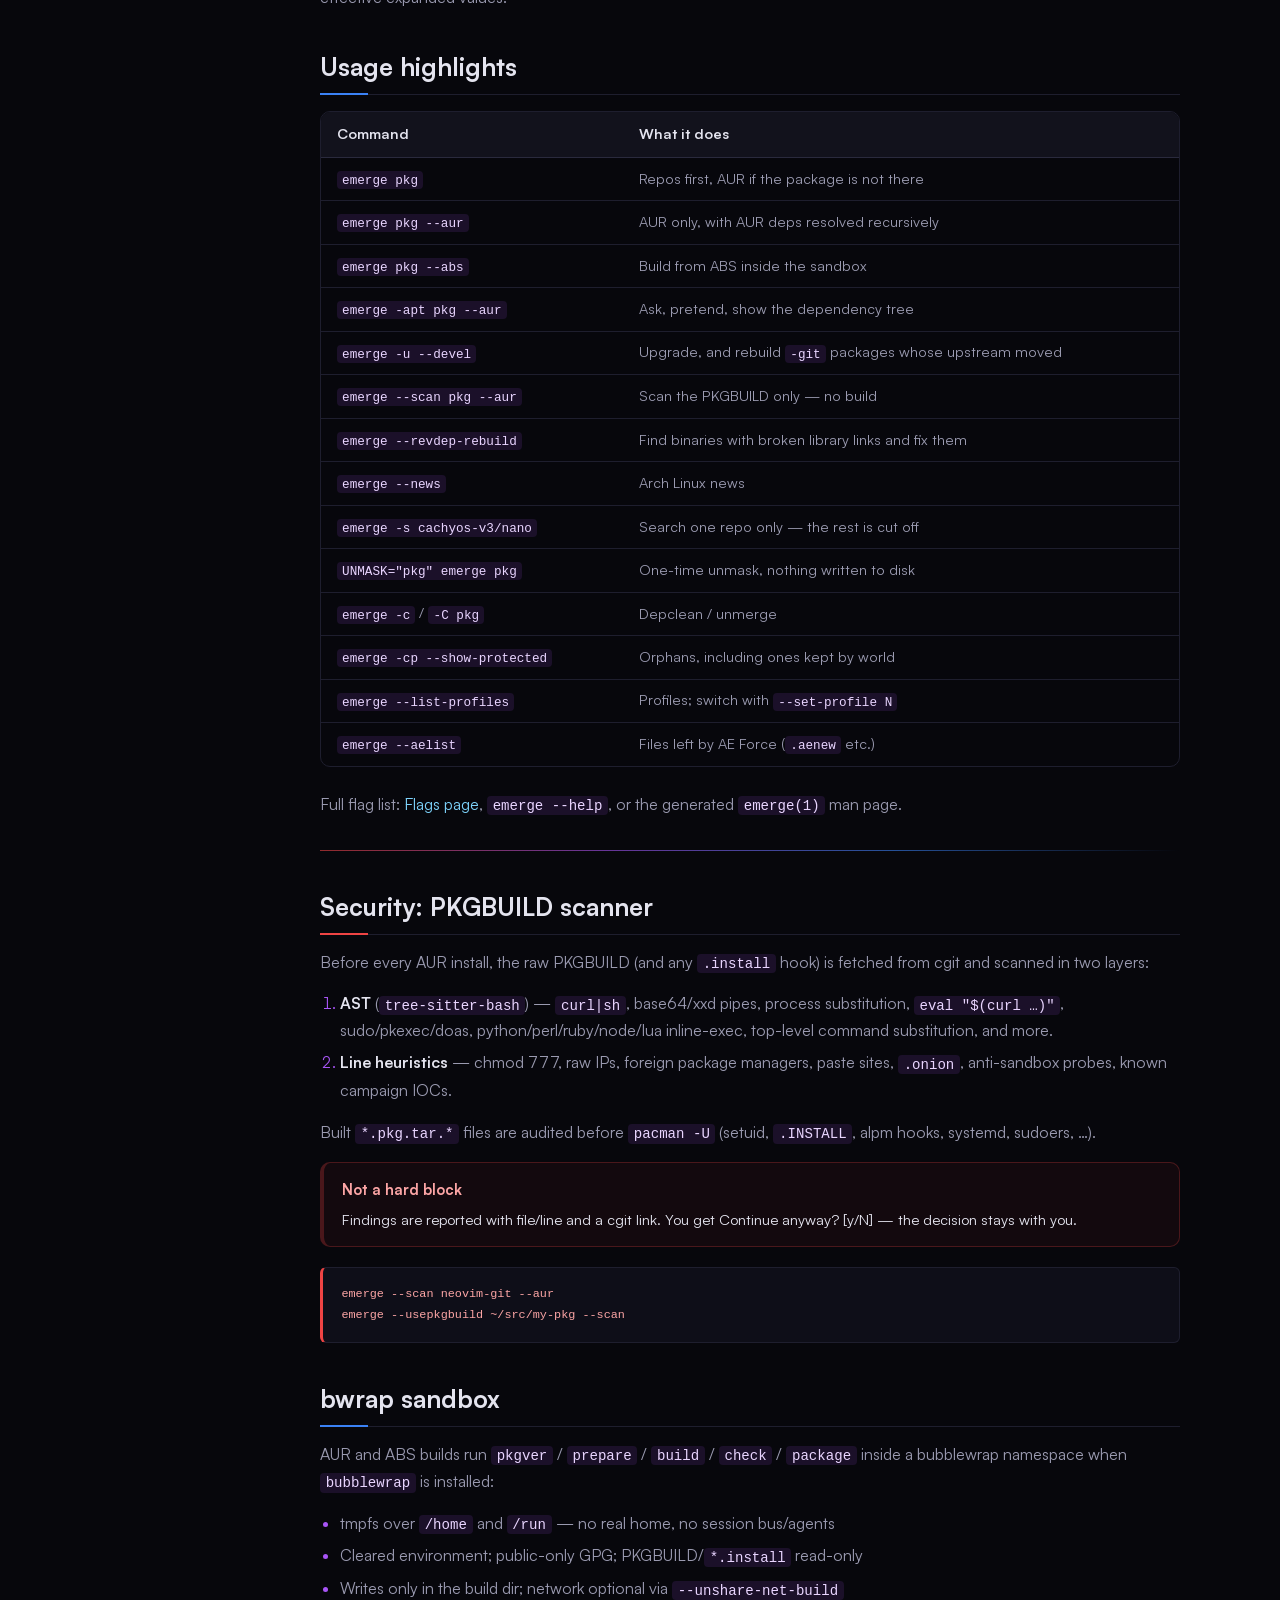
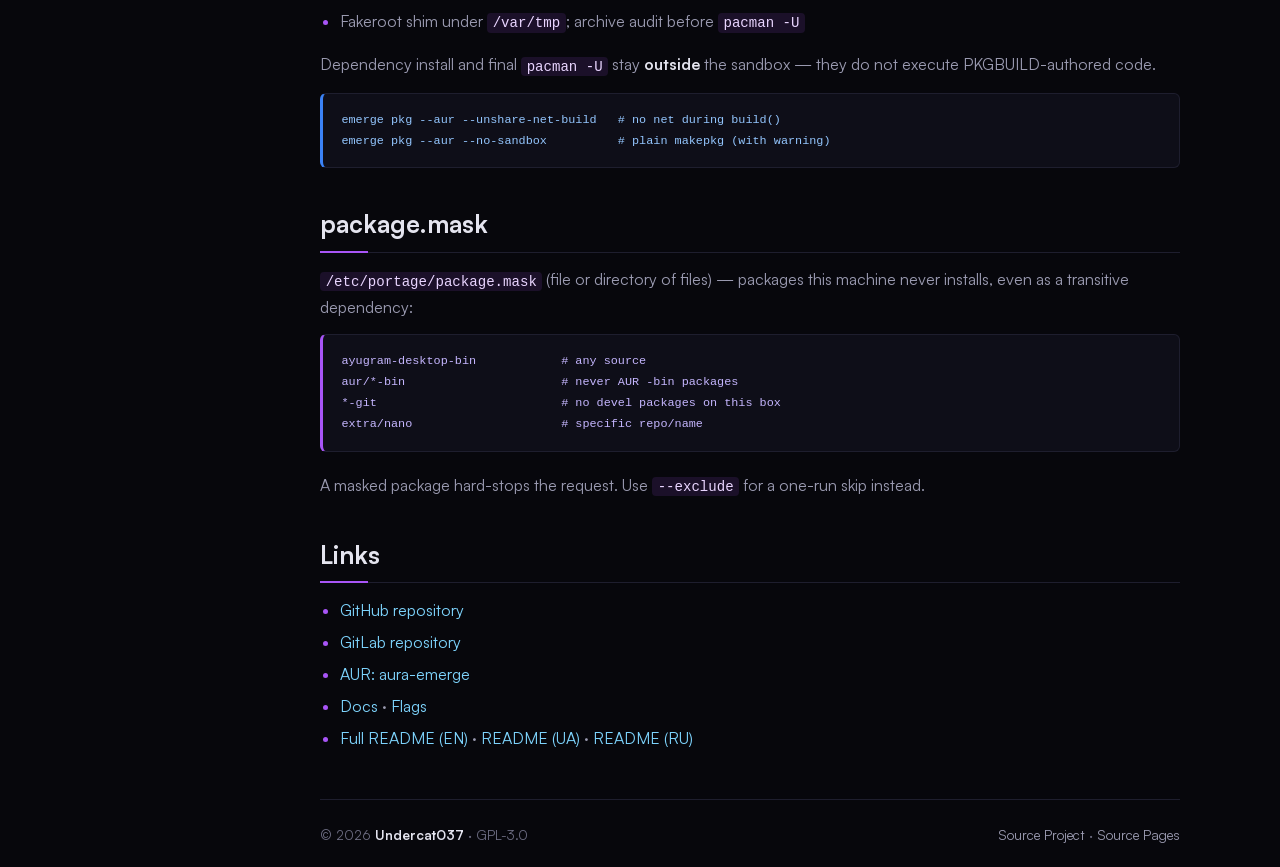
<file: aura-emerge/index.html>
<!DOCTYPE html>
<html lang="en" data-lang="en">
<head>
  <meta charset="UTF-8" />
  <meta name="viewport" content="width=device-width, initial-scale=1" />
  <meta name="description" content="Aura-Emerge - a standalone Gentoo-style emerge package manager for Arch Linux with PKGBUILD supply-chain scanning and bwrap sandbox." />
  <meta property="og:title" content="Aura-Emerge - Secure emerge for Arch" />
  <meta property="og:description" content="Aura-Emerge - a standalone Gentoo-style emerge package manager..." />
  <meta property="og:type" content="website" />
  <meta name="theme-color" content="#0c0c14" />
  <meta name="google-site-verification" content="M1BkKnA2rBLjrxrrTdusD1f0Sq8aGemt9UIHjHPpZgQ" />
  <link rel="canonical" href="https://undercat037.github.io/aura-emerge/" />
  <title>Aura-Emerge - Secure emerge for Arch</title>
  <link rel="icon" type="image/svg+xml" href="../logos/slash-logo-32x32.svg" />
  <link rel="icon" type="image/x-icon" href="../logos/slash-logo-32x32.ico" />
  <link rel="shortcut icon" href="../logos/slash-logo-32x32.ico" />
  <link rel="stylesheet" href="../css/fonts.css" />
  <link rel="stylesheet" href="../css/main.css" />
</head>
<body>
  <header class="topbar">
    <a class="topbar-brand" href="index.html">
      <img src="../logos/slash-logo-64x64.svg" alt="Aura-Emerge" width="36" height="36"
           onerror="this.src='../logos/slash-logo-128x128.svg'; this.onerror=null;" />
      <div class="name"><span class="c-purple">Aura</span><span class="c-red">Emerge</span></div>
    </a>
    <div class="topbar-actions">
      <div class="lang-switch" role="group" aria-label="Language">
        <button type="button" class="lang-btn active" data-lang="en" aria-pressed="true">EN</button>
        <button type="button" class="lang-btn" data-lang="ua" aria-pressed="false">UA</button>
        <button type="button" class="lang-btn" data-lang="ru" aria-pressed="false">RU</button>
      </div>
      <a class="btn btn-ghost btn-projects" href="../" data-i18n="btn_projects">AE PROJECTS</a>
      <a class="btn btn-ghost" href="https://github.com/Undercat037/aura-emerge" target="_blank" rel="noopener" data-i18n="btn_github">GitHub</a>
      <a class="btn btn-primary" href="docs.html#install" data-i18n="btn_install">Install</a>
      <button type="button" class="menu-toggle" id="menu-toggle" data-i18n-attr="aria-label:menu_open" aria-label="Open menu">☰</button>
    </div>
  </header>

  <div class="sidebar-overlay" id="sidebar-overlay" aria-hidden="true"></div>

  <aside class="sidebar" id="sidebar" aria-label="Site navigation">
    <nav>
      <div class="nav-section">
        <div class="nav-section-title" data-i18n="nav_pages">Pages</div>
        <a class="nav-link active" href="index.html" data-page="index.html"><span class="dot"></span> <span data-i18n="nav_overview">Overview</span></a>
        <a class="nav-link" href="docs.html" data-page="docs.html"><span class="dot"></span> <span data-i18n="nav_docs">Docs</span></a>
        <a class="nav-link" href="flags.html" data-page="flags.html"><span class="dot"></span> <span data-i18n="nav_flags">Flags</span></a>
      </div>
      <div class="nav-section">
        <div class="nav-section-title" data-i18n="nav_start">Start</div>
        <a class="nav-link" href="#overview"><span class="dot"></span> <span data-i18n="nav_overview">Overview</span></a>
        <a class="nav-link" href="#features"><span class="dot"></span> <span data-i18n="nav_features">Features</span></a>
        <a class="nav-link" href="#quickstart"><span class="dot"></span> <span data-i18n="nav_quickstart">Quick start</span></a>
      </div>
      <div class="nav-section">
        <div class="nav-section-title" data-i18n="nav_core">Core</div>
        <a class="nav-link purple" href="#world"><span class="dot"></span> <span data-i18n="nav_world">World &amp; sets</span></a>
        <a class="nav-link" href="#config"><span class="dot"></span> <span data-i18n="nav_config">make.conf</span></a>
        <a class="nav-link" href="#usage"><span class="dot"></span> <span data-i18n="nav_usage">Usage</span></a>
      </div>
      <div class="nav-section">
        <div class="nav-section-title" data-i18n="nav_security">Security</div>
        <a class="nav-link red" href="#scanner"><span class="dot"></span> <span data-i18n="nav_scanner">PKGBUILD scanner</span></a>
        <a class="nav-link blue" href="#sandbox"><span class="dot"></span> <span data-i18n="nav_sandbox">bwrap sandbox</span></a>
        <a class="nav-link" href="#mask"><span class="dot"></span> <span data-i18n="nav_mask">package.mask</span></a>
      </div>
      <div class="nav-section">
        <div class="nav-section-title" data-i18n="nav_more">More</div>
        <a class="nav-link" href="#links"><span class="dot"></span> <span data-i18n="nav_links">Links</span></a>
      </div>
    </nav>
  </aside>

  <div class="shell">
    <main class="main">
      <div class="content">
        <section class="hero" id="overview">
          <div class="hero-badge" data-i18n="hero_badge">Arch · Portage-style · Security-first</div>
          <h1>
            <span class="accent-purple">Aura</span>-<span class="accent-red">Emerge</span>
          </h1>
          <p class="hero-lead" data-i18n="hero_lead">
            Gentoo-style <strong>emerge</strong> for Arch — packages from official
            repos, the AUR, and ABS. PKGBUILDs get scanned for supply-chain tricks;
            untrusted build steps run inside a <code>bwrap</code> sandbox.
          </p>
          <div class="hero-actions">
            <a class="btn btn-primary" href="docs.html#install" data-i18n="btn_get_started">Get started</a>
            <a class="btn btn-blue" href="https://github.com/Undercat037/aura-emerge" target="_blank" rel="noopener" data-i18n="btn_view_github">View on GitHub</a>
            <a class="btn btn-blue" href="https://aur.archlinux.org/packages/aura-emerge" target="_blank" rel="noopener" data-i18n="btn_aur">AUR package</a>
          </div>
        </section>

        <section id="features">
          <h2 data-i18n="features_title">Features</h2>
          <p data-i18n="features_intro">
            Everything you install lands in a <code>world</code> file — install once, keep track forever.
            Official packages go through <code>pacman</code>; AUR and ABS are built by emerge itself.
          </p>

          <div class="feature-grid">
            <article class="feature-card purple">
              <span class="tag tag-purple">Core</span>
              <h3 class="lang-block" data-lang-block="en">Gentoo-style workflow</h3>
              <h3 class="lang-block" data-lang-block="ua" hidden>Робочий процес як у Gentoo</h3>
<h3 class="lang-block" data-lang-block="ru" hidden>Рабочий процесс в стиле Gentoo</h3>
              <p class="lang-block" data-lang-block="en">
                <code>@world</code>, custom sets, <code>--tree</code>,
                <code>--exclude</code>, <code>--keep-going</code>, merge log —
                Portage habits that still work on Arch.
              </p>
              <p class="lang-block" data-lang-block="ua" hidden>
                <code>@world</code>, власні набори, <code>--tree</code>,
                <code>--exclude</code>, <code>--keep-going</code>, лог merge —
                звички Portage, які працюють і на Arch.
              </p>
<p class="lang-block" data-lang-block="ru" hidden>
                <code>@world</code>, пользовательские наборы, <code>--tree</code>,
                <code>--exclude</code>, <code>--keep-going</code>, журнал merge —
                привычки Portage, которые работают и на Arch.
              </p>
            </article>
            <article class="feature-card red">
              <span class="tag tag-red">Security</span>
              <h3 class="lang-block" data-lang-block="en">PKGBUILD scanner</h3>
              <h3 class="lang-block" data-lang-block="ua" hidden>Сканер PKGBUILD</h3>
<h3 class="lang-block" data-lang-block="ru" hidden>Сканер PKGBUILD</h3>
              <p class="lang-block" data-lang-block="en">
                Before every AUR build: AST + heuristics for <code>curl|sh</code>,
                interpreter <code>-e</code>/<code>-c</code> (python/perl/ruby/node/lua),
                paste sites, known IOCs, and more. You still choose whether to continue.
              </p>
              <p class="lang-block" data-lang-block="ua" hidden>
                Перед кожною збіркою AUR: AST і евристики на <code>curl|sh</code>,
                interpreter <code>-e</code>/<code>-c</code> (python/perl/ruby/node/lua),
                paste-сайти, відомі IOC тощо. Продовжувати чи ні — вирішуєте ви.
              </p>
<p class="lang-block" data-lang-block="ru" hidden>
                Перед каждой сборкой из AUR: AST и эвристики для <code>curl|sh</code>,
                интерпретаторных <code>-e</code>/<code>-c</code> (python/perl/ruby/node/lua),
                paste-сайтов, известных IOC и не только. Решение продолжать — за вами.
              </p>
            </article>
            <article class="feature-card blue">
              <span class="tag tag-blue">Sandbox</span>
              <h3 class="lang-block" data-lang-block="en">bwrap sandbox</h3>
              <h3 class="lang-block" data-lang-block="ua" hidden>Пісочниця bwrap</h3>
<h3 class="lang-block" data-lang-block="ru" hidden>Песочница bwrap</h3>
              <p class="lang-block" data-lang-block="en">
                Untrusted phases under bubblewrap — no real <code>$HOME</code>/<code>/run</code>,
                cleared env, public GPG only, seccomp denylist (ptrace/kexec/modules/mount, …),
                then archive audit before <code>pacman -U</code>.
              </p>
              <p class="lang-block" data-lang-block="ua" hidden>
                Недовірені фази в bubblewrap — без справжнього <code>$HOME</code>/<code>/run</code>,
                очищене env, лише public GPG, seccomp-denylist (ptrace/kexec/modules/mount, …),
                потім аудит архіву перед <code>pacman -U</code>.
              </p>
<p class="lang-block" data-lang-block="ru" hidden>
                Ненадёжные фазы под bubblewrap — без настоящего <code>$HOME</code>/<code>/run</code>,
                очищенное окружение, только публичные GPG-ключи, seccomp-denylist (ptrace/kexec/modules/mount, …),
                затем аудит архива перед <code>pacman -U</code>.
              </p>
            </article>
            <article class="feature-card purple">
              <span class="tag tag-purple">Sources</span>
              <h3 class="lang-block" data-lang-block="en">Repos · AUR · ABS</h3>
              <h3 class="lang-block" data-lang-block="ua" hidden>Repos · AUR · ABS</h3>
<h3 class="lang-block" data-lang-block="ru" hidden>Repos · AUR · ABS</h3>
              <p class="lang-block" data-lang-block="en">
                Official packages through pacman, AUR via git + RPC,
                ABS via <code>pkgctl</code> — same scanner and sandbox for all three.
                <code>repos.conf</code> with priorities (FEATURES="repos") and
                aurutils-style local repos (<code>ae-aur</code>/<code>ae-abs</code>/<code>ae-local</code>).
              </p>
              <p class="lang-block" data-lang-block="ua" hidden>
                Офіційні пакунки через pacman, AUR через git + RPC,
                ABS через <code>pkgctl</code> — той самий сканер і пісочниця.
                <code>repos.conf</code> з пріоритетами (FEATURES="repos") та локальні репо в стилі
                aurutils (<code>ae-aur</code>/<code>ae-abs</code>/<code>ae-local</code>).
              </p>
<p class="lang-block" data-lang-block="ru" hidden>
                Официальные пакеты через pacman, AUR через git + RPC,
                ABS через <code>pkgctl</code> — один сканер и одна песочница для всех трёх.
                <code>repos.conf</code> с приоритетами (FEATURES="repos") и локальные репозитории в стиле
                aurutils (<code>ae-aur</code>/<code>ae-abs</code>/<code>ae-local</code>).
              </p>
            </article>
            <article class="feature-card red">
              <span class="tag tag-red">Mask</span>
              <h3>package.mask · package.unmask</h3>
              <p class="lang-block" data-lang-block="en">
                A permanent “never install” list — even as a transitive AUR dependency.
                <code>package.unmask</code> excepts a package; <code>UNMASK="pkg" emerge …</code>
                does the same once, without touching any file. Separate from one-shot <code>--exclude</code>.
              </p>
              <p class="lang-block" data-lang-block="ua" hidden>
                Постійний список «ніколи не ставити» — навіть як транзитна AUR-залежність.
                <code>package.unmask</code> робить виняток; <code>UNMASK="pkg" emerge …</code>
                робить те саме один раз, без правки файлів. Окремо від одноразового <code>--exclude</code>.
              </p>
<p class="lang-block" data-lang-block="ru" hidden>
                Постоянный список «никогда не ставить» — даже как транзитивную зависимость AUR.
                <code>package.unmask</code> делает исключение; <code>UNMASK="pkg" emerge …</code>
                делает то же разово, без правки файлов. Отдельно от разового <code>--exclude</code>.
              </p>
            </article>
            <article class="feature-card blue">
              <span class="tag tag-blue">Maintenance</span>
              <h3 class="lang-block" data-lang-block="en">Revdep &amp; devel</h3>
              <h3 class="lang-block" data-lang-block="ua" hidden>Revdep і devel</h3>
<h3 class="lang-block" data-lang-block="ru" hidden>Revdep и devel</h3>
              <p class="lang-block" data-lang-block="en">
                <code>--revdep-rebuild</code> finds broken library links;
                <code>--devel</code> rebuilds <code>-git</code> packages when upstream moves on.
              </p>
              <p class="lang-block" data-lang-block="ua" hidden>
                <code>--revdep-rebuild</code> знаходить биті лінки бібліотек;
                <code>--devel</code> перезбирає <code>-git</code>, коли upstream рухається далі.
              </p>
<p class="lang-block" data-lang-block="ru" hidden>
                <code>--revdep-rebuild</code> находит битые ссылки на библиотеки;
                <code>--devel</code> пересобирает пакеты <code>-git</code>, когда upstream ушёл вперёд.
              </p>
            </article>
            <article class="feature-card purple">
              <span class="tag tag-purple">Hold</span>
              <h3>package.protect · package.freeze</h3>
              <p class="lang-block" data-lang-block="en">
                Never remove, never upgrade: two more lists next to <code>package.mask</code>,
                stricter than pacman's <code>IgnorePkg</code>.
              </p>
              <p class="lang-block" data-lang-block="ua" hidden>
                Ніколи не видаляти, ніколи не оновлювати: ще два списки поруч із <code>package.mask</code>,
                суворіші за <code>IgnorePkg</code> у pacman.
              </p>
<p class="lang-block" data-lang-block="ru" hidden>
                Никогда не удалять, никогда не обновлять: ещё два списка рядом с <code>package.mask</code>,
                строже, чем <code>IgnorePkg</code> в pacman.
              </p>
            </article>
            <article class="feature-card red">
              <span class="tag tag-red">Portage parity</span>
              <h3 class="lang-block" data-lang-block="en">Profiles, hooks, AE Force</h3>
              <h3 class="lang-block" data-lang-block="ua" hidden>Профілі, хуки, AE Force</h3>
<h3 class="lang-block" data-lang-block="ru" hidden>Профили, хуки, AE Force</h3>
              <p class="lang-block" data-lang-block="en">
                <code>make.profile</code> + <code>@system</code>, the separate <a href="../ae-eselect/">ae-eselect</a> package,
                real libalpm hooks (DKMS, initramfs, …), Portage-style <code>!!!</code> warnings on
                <code>-C</code>/<code>-c</code>, and <code>.aenew</code>-style handling of conflicting files.
              </p>
              <p class="lang-block" data-lang-block="ua" hidden>
                <code>make.profile</code> + <code>@system</code>, окремий пакунок <a href="../ae-eselect/">ae-eselect</a>,
                справжні хуки libalpm (DKMS, initramfs, …), попередження в стилі Portage на
                <code>-C</code>/<code>-c</code> і обробка конфліктних файлів у стилі <code>.aenew</code>.
              </p>
<p class="lang-block" data-lang-block="ru" hidden>
                <code>make.profile</code> + <code>@system</code>, отдельный пакет <a href="../ae-eselect/">ae-eselect</a>,
                настоящие хуки libalpm (DKMS, initramfs, …), предупреждения в стиле Portage на
                <code>-C</code>/<code>-c</code> и обработка конфликтующих файлов в стиле <code>.aenew</code>.
              </p>
            </article>
            <article class="feature-card blue">
              <span class="tag tag-blue">UX</span>
              <h3 class="lang-block" data-lang-block="en">Progress, jobs, completion</h3>
              <h3 class="lang-block" data-lang-block="ua" hidden>Прогрес, jobs, автодоповнення</h3>
<h3 class="lang-block" data-lang-block="ru" hidden>Прогресс, jobs, автодополнение</h3>
              <p class="lang-block" data-lang-block="en">
                Percent progress, a live <code>Jobs:</code> line, build heartbeat with OOM detection,
                <code>--jobsr</code>/<code>--jobsa</code>, and bash/zsh/fish completion that knows your <code>@sets</code>.
              </p>
              <p class="lang-block" data-lang-block="ua" hidden>
                Відсотковий прогрес, жива лінія <code>Jobs:</code>, heartbeat збірки з виявленням OOM,
                <code>--jobsr</code>/<code>--jobsa</code> і автодоповнення bash/zsh/fish, що знає ваші <code>@sets</code>.
              </p>
<p class="lang-block" data-lang-block="ru" hidden>
                Процентный прогресс, живая строка <code>Jobs:</code>, heartbeat сборки с обнаружением OOM,
                <code>--jobsr</code>/<code>--jobsa</code> и автодополнение bash/zsh/fish, знающее ваши <code>@sets</code>.
              </p>
            </article>
          </div>
        </section>

        <section id="quickstart">
          <h2 data-i18n="section_quickstart">Quick start</h2>
          <p>
            <span data-i18n="qs_not_installed">Not installed yet?</span>
            <a href="docs.html#install" data-i18n="qs_see_install">See the installation guide.</a>
          </p>
          <ol class="steps">
            <li>
              <span class="lang-block" data-lang-block="en">Install a package — repos first, AUR if needed:</span>
              <span class="lang-block" data-lang-block="ua" hidden>Встановити пакунок — спочатку репо, інакше AUR:</span>
<span class="lang-block" data-lang-block="ru" hidden>Установить пакет — сначала репозитории, при необходимости AUR:</span>
              <pre><code>emerge neovim</code></pre>
            </li>
            <li>
              <span class="lang-block" data-lang-block="en">Force AUR, review the PKGBUILD, confirm before the build:</span>
              <span class="lang-block" data-lang-block="ua" hidden>Лише AUR, переглянути PKGBUILD, підтвердити перед збіркою:</span>
<span class="lang-block" data-lang-block="ru" hidden>Только AUR, просмотр PKGBUILD, подтверждение перед сборкой:</span>
              <pre><code>emerge neovim-git --aur --pkgbuild-view -a</code></pre>
            </li>
            <li>
              <span class="lang-block" data-lang-block="en">Full system upgrade (repos + AUR):</span>
              <span class="lang-block" data-lang-block="ua" hidden>Повне оновлення системи (репо + AUR):</span>
<span class="lang-block" data-lang-block="ru" hidden>Полное обновление системы (репозитории + AUR):</span>
              <pre><code>emerge -u @world</code></pre>
            </li>
            <li>
              <span class="lang-block" data-lang-block="en">Bring the machine in line with your <code>world</code> file:</span>
              <span class="lang-block" data-lang-block="ua" hidden>Підтягнути систему під файл <code>world</code>:</span>
<span class="lang-block" data-lang-block="ru" hidden>Привести машину в соответствие с файлом <code>world</code>:</span>
              <pre><code>emerge @world</code></pre>
            </li>
          </ol>
        </section>

        <div class="sep"></div>

        <section id="world">
          <h2 data-i18n="section_world">World &amp; sets</h2>
          <div class="lang-block" data-lang-block="en">
            <p>
              Path: <code>/etc/portage/world</code>. Every explicitly installed package
              is recorded automatically and removed on unmerge. Editable by hand -
              one atom per line, optional repo prefix:
            </p>
            <pre><code>extra/firefox
aur/ayugram-desktop-bin
core/nano
abs/nano-custom</code></pre>
            <h3>Two meanings of <code>@world</code></h3>
            <ul>
              <li><strong><code>emerge @world</code></strong> (no <code>-u</code>) — <em>provision</em>: install whatever world lists that is not already on the system.</li>
              <li><strong><code>emerge -u</code></strong> / <code>emerge -u @world</code> — <em>upgrade</em>: upgrade everything already installed. Does not read world.</li>
              <li><strong><code>emerge --sync</code></strong> — database refresh only.</li>
            </ul>
            <h3>Custom sets</h3>
            <p>Files under <code>/etc/portage/sets/&lt;name&gt;.set</code> are invoked as <code>@&lt;name&gt;</code>:</p>
            <pre class="blue"><code># /etc/portage/sets/game-kit.set
steam
lutris
gamemode
aur/protonup-qt

emerge @game-kit @dev-tools neovim
emerge --list-sets</code></pre>
          </div>
          <div class="lang-block" data-lang-block="ua" hidden>
            <p>
              Шлях: <code>/etc/portage/world</code>. Кожен явно встановлений пакунок
              додається автоматично, при видаленні — прибирається. Можна редагувати вручну —
              один атом на рядок, опційний префікс репо:
            </p>
            <pre><code>extra/firefox
aur/ayugram-desktop-bin
core/nano
abs/nano-custom</code></pre>
            <h3>Два значення <code>@world</code></h3>
            <ul>
              <li><strong><code>emerge @world</code></strong> (без <code>-u</code>) — <em>провізіювання</em>: встановити те, чого немає з world.</li>
              <li><strong><code>emerge -u</code></strong> / <code>emerge -u @world</code> — <em>оновлення</em>: оновити все встановлене. World не читається.</li>
              <li><strong><code>emerge --sync</code></strong> — лише освіження баз.</li>
            </ul>
            <h3>Власні набори</h3>
            <p>Файли <code>/etc/portage/sets/&lt;name&gt;.set</code> викликаються як <code>@&lt;name&gt;</code>:</p>
            <pre class="blue"><code># /etc/portage/sets/game-kit.set
steam
lutris
gamemode
aur/protonup-qt

emerge @game-kit @dev-tools neovim
emerge --list-sets</code></pre>
          </div>
<div class="lang-block" data-lang-block="ru" hidden>
            <p>
              Путь: <code>/etc/portage/world</code>. Каждый явно установленный пакет
              записывается автоматически и убирается при unmerge. Можно править вручную —
              один атом на строку, опциональный префикс репозитория:
            </p>
            <pre><code>extra/firefox
aur/ayugram-desktop-bin
core/nano
abs/nano-custom</code></pre>
            <h3>Два смысла <code>@world</code></h3>
            <ul>
              <li><strong><code>emerge @world</code></strong> (без <code>-u</code>) — <em>provision</em>: установить то, что есть в world, но ещё не на системе.</li>
              <li><strong><code>emerge -u</code></strong> / <code>emerge -u @world</code> — <em>upgrade</em>: обновить всё уже установленное. World не читает.</li>
              <li><strong><code>emerge --sync</code></strong> — только обновление баз.</li>
            </ul>
            <h3>Пользовательские наборы</h3>
            <p>Файлы в <code>/etc/portage/sets/&lt;name&gt;.set</code> вызываются как <code>@&lt;name&gt;</code>:</p>
            <pre class="blue"><code># /etc/portage/sets/game-kit.set
steam
lutris
gamemode
aur/protonup-qt

emerge @game-kit @dev-tools neovim
emerge --list-sets</code></pre>
          </div>
        </section>

        <section id="config">
          <h2 data-i18n="section_config">make.conf</h2>
          <div class="lang-block" data-lang-block="en">
            <p>
              <code>/etc/portage/make.conf</code> (system path only) is aura-emerge's own config —
              default flags plus build-env overrides applied via a generated makepkg.conf.
            </p>
            <pre><code># EMERGE_DEFAULT_OPTS spliced into every run
EMERGE_DEFAULT_OPTS="--pkgbuild-view --unshare-net-build"

CFLAGS="-march=native -O2 -pipe"
CXXFLAGS="$CFLAGS"
RUSTFLAGS="-C target-cpu=native"
MAKEFLAGS="-j$(nproc)"
OPTIONS=(strip docs !debug lto)
BUILDENV=(!distcc color check !sign)</code></pre>
            <p>
              Use <code>--ignore-default-opts</code> for a single run without the defaults.
              <code>emerge --info</code> shows what was loaded and the effective expanded values.
            </p>
          </div>
          <div class="lang-block" data-lang-block="ua" hidden>
            <p>
              <code>/etc/portage/make.conf</code> (лише системний шлях) — окремий конфіг aura-emerge:
              прапори за замовчуванням і перевизначення середовища збірки через згенерований makepkg.conf.
            </p>
            <pre><code>EMERGE_DEFAULT_OPTS="--pkgbuild-view --unshare-net-build"

CFLAGS="-march=native -O2 -pipe"
CXXFLAGS="$CFLAGS"
RUSTFLAGS="-C target-cpu=native"
MAKEFLAGS="-j$(nproc)"
OPTIONS=(strip docs !debug lto)
BUILDENV=(!distcc color check !sign)</code></pre>
            <p>
              <code>--ignore-default-opts</code> — один запуск без дефолтів.
              <code>emerge --info</code> показує, що прочитано, і фактичні розкриті значення.
            </p>
          </div>
<div class="lang-block" data-lang-block="ru" hidden>
            <p>
              <code>/etc/portage/make.conf</code> (только системный путь) — собственный конфиг aura-emerge:
              флаги по умолчанию и переопределения окружения сборки, применяемые через
              сгенерированный makepkg.conf (без правки системного файла).
            </p>
            <pre><code># Флаги, подставляемые в каждый запуск
EMERGE_DEFAULT_OPTS="--jobsr=8 --tree --deep"

# Цвета строк статуса
COLORS="ok=#FFB3AE warn=#E7BDB9 error=#FDB1AC info=#E7BDB9 special=#cba6f7"

CFLAGS="-march=native -O2 -pipe"
MAKEFLAGS="-j$(nproc)"
OPTIONS=(strip docs !debug lto)</code></pre>
            <p>
              См. также <code>package.mask</code>, <code>package.env</code> и
              <a href="docs.html">документацию</a>.
            </p>
          </div>
        </section>

        <section id="usage">
          <h2 class="sec-blue" data-i18n="section_usage">Usage highlights</h2>
          <div class="table-wrap">
            <table>
              <thead>
                <tr>
                  <th><span class="lang-block" data-lang-block="en">Command</span><span class="lang-block" data-lang-block="ua" hidden>Команда</span>
<span class="lang-block" data-lang-block="ru" hidden>Команда</span></th>
                  <th><span class="lang-block" data-lang-block="en">What it does</span><span class="lang-block" data-lang-block="ua" hidden>Що робить</span>
<span class="lang-block" data-lang-block="ru" hidden>Что делает</span></th>
                </tr>
              </thead>
              <tbody>
                <tr>
                  <td><code>emerge pkg</code></td>
                  <td><span class="lang-block" data-lang-block="en">Repos first, AUR if the package is not there</span><span class="lang-block" data-lang-block="ua" hidden>Спочатку офіційні репо, якщо немає — AUR</span>
<span class="lang-block" data-lang-block="ru" hidden>Сначала репозитории, AUR если пакета нет</span></td>
                </tr>
                <tr>
                  <td><code>emerge pkg --aur</code></td>
                  <td><span class="lang-block" data-lang-block="en">AUR only, with AUR deps resolved recursively</span><span class="lang-block" data-lang-block="ua" hidden>Лише AUR, залежності теж з AUR</span>
<span class="lang-block" data-lang-block="ru" hidden>Только AUR, зависимости из AUR рекурсивно</span></td>
                </tr>
                <tr>
                  <td><code>emerge pkg --abs</code></td>
                  <td><span class="lang-block" data-lang-block="en">Build from ABS inside the sandbox</span><span class="lang-block" data-lang-block="ua" hidden>Збірка з ABS у пісочниці</span>
<span class="lang-block" data-lang-block="ru" hidden>Сборка из ABS в песочнице</span></td>
                </tr>
                <tr>
                  <td><code>emerge -apt pkg --aur</code></td>
                  <td><span class="lang-block" data-lang-block="en">Ask, pretend, show the dependency tree</span><span class="lang-block" data-lang-block="ua" hidden>Запит, pretend і дерево залежностей</span>
<span class="lang-block" data-lang-block="ru" hidden>Спросить, пробный прогон, дерево зависимостей</span></td>
                </tr>
                <tr>
                  <td><code>emerge -u --devel</code></td>
                  <td><span class="lang-block" data-lang-block="en">Upgrade, and rebuild <code>-git</code> packages whose upstream moved</span><span class="lang-block" data-lang-block="ua" hidden>Оновлення + перезбірка <code>-git</code>, у яких зрушив upstream</span>
<span class="lang-block" data-lang-block="ru" hidden>Обновление и пересборка <code>-git</code>, чей upstream ушёл вперёд</span></td>
                </tr>
                <tr>
                  <td><code>emerge --scan pkg --aur</code></td>
                  <td><span class="lang-block" data-lang-block="en">Scan the PKGBUILD only — no build</span><span class="lang-block" data-lang-block="ua" hidden>Лише аудит PKGBUILD, без збірки</span>
<span class="lang-block" data-lang-block="ru" hidden>Только сканирование PKGBUILD — без сборки</span></td>
                </tr>
                <tr>
                  <td><code>emerge --revdep-rebuild</code></td>
                  <td><span class="lang-block" data-lang-block="en">Find binaries with broken library links and fix them</span><span class="lang-block" data-lang-block="ua" hidden>Знайти бінарники з битими лінками бібліотек і полагодити</span>
<span class="lang-block" data-lang-block="ru" hidden>Найти бинарники с битыми ссылками на библиотеки и починить</span></td>
                </tr>
                <tr>
                  <td><code>emerge --news</code></td>
                  <td><span class="lang-block" data-lang-block="en">Arch Linux news</span><span class="lang-block" data-lang-block="ua" hidden>Новини Arch Linux</span>
<span class="lang-block" data-lang-block="ru" hidden>Новости Arch Linux</span></td>
                </tr>
                <tr>
                  <td><code>emerge -s cachyos-v3/nano</code></td>
                  <td><span class="lang-block" data-lang-block="en">Search one repo only — the rest is cut off</span><span class="lang-block" data-lang-block="ua" hidden>Пошук лише в одному репо — решта відсікається</span>
<span class="lang-block" data-lang-block="ru" hidden>Поиск только по одному репозиторию — остальное отсекается</span></td>
                </tr>
                <tr>
                  <td><code>UNMASK="pkg" emerge pkg</code></td>
                  <td><span class="lang-block" data-lang-block="en">One-time unmask, nothing written to disk</span><span class="lang-block" data-lang-block="ua" hidden>Одноразове розблокування, без запису на диск</span>
<span class="lang-block" data-lang-block="ru" hidden>Разовая разблокировка, без записи на диск</span></td>
                </tr>
                <tr>
                  <td><code>emerge -c</code> / <code>-C pkg</code></td>
                  <td><span class="lang-block" data-lang-block="en">Depclean / unmerge</span><span class="lang-block" data-lang-block="ua" hidden>Depclean / unmerge</span>
<span class="lang-block" data-lang-block="ru" hidden>Depclean / unmerge</span></td>
                </tr>
                <tr>
                  <td><code>emerge -cp --show-protected</code></td>
                  <td><span class="lang-block" data-lang-block="en">Orphans, including ones kept by world</span><span class="lang-block" data-lang-block="ua" hidden>Сироти, зокрема утримані world</span>
<span class="lang-block" data-lang-block="ru" hidden>Сироты, включая удержанные world</span></td>
                </tr>
                <tr>
                  <td><code>emerge --list-profiles</code></td>
                  <td><span class="lang-block" data-lang-block="en">Profiles; switch with <code>--set-profile N</code></span><span class="lang-block" data-lang-block="ua" hidden>Профілі; перемикання через <code>--set-profile N</code></span>
<span class="lang-block" data-lang-block="ru" hidden>Профили; переключение через <code>--set-profile N</code></span></td>
                </tr>
                <tr>
                  <td><code>emerge --aelist</code></td>
                  <td><span class="lang-block" data-lang-block="en">Files left by AE Force (<code>.aenew</code> etc.)</span><span class="lang-block" data-lang-block="ua" hidden>Файли, залишені AE Force (<code>.aenew</code> тощо)</span>
<span class="lang-block" data-lang-block="ru" hidden>Файлы, оставленные AE Force (<code>.aenew</code> и т.п.)</span></td>
                </tr>
              </tbody>
            </table>
          </div>
          <p class="lang-block" data-lang-block="en">
            Full flag list: <a href="flags.html">Flags page</a>, <code>emerge --help</code>, or the generated <code>emerge(1)</code> man page.
          </p>
          <p class="lang-block" data-lang-block="ua" hidden>
            Повний список прапорів: <a href="flags.html">сторінка Прапори</a>, <code>emerge --help</code> або man <code>emerge(1)</code>.
          </p>
<p class="lang-block" data-lang-block="ru" hidden>Полный список флагов: <a href="flags.html">страница Flags</a>, <code>emerge --help</code> или сгенерированная man-страница <code>emerge(1)</code>.</p>
        </section>

        <div class="sep"></div>

        <section id="scanner">
          <h2 class="sec-red" data-i18n="section_scanner">Security: PKGBUILD scanner</h2>
          <div class="lang-block" data-lang-block="en">
            <p>
              Before every AUR install, the raw PKGBUILD (and any
              <code>.install</code> hook) is fetched from cgit and scanned in two layers:
            </p>
            <ol>
              <li>
                <strong>AST</strong> (<code>tree-sitter-bash</code>) —
                <code>curl|sh</code>, base64/xxd pipes, process substitution,
                <code>eval "$(curl …)"</code>, sudo/pkexec/doas,
                python/perl/ruby/node/lua inline-exec, top-level command substitution, and more.
              </li>
              <li>
                <strong>Line heuristics</strong> —
                chmod 777, raw IPs, foreign package managers, paste sites,
                <code>.onion</code>, anti-sandbox probes, known campaign IOCs.
              </li>
            </ol>
            <p>
              Built <code>*.pkg.tar.*</code> files are audited before <code>pacman -U</code>
              (setuid, <code>.INSTALL</code>, alpm hooks, systemd, sudoers, …).
            </p>
          </div>
          <div class="lang-block" data-lang-block="ua" hidden>
            <p>
              Перед кожним встановленням з AUR «сирий» PKGBUILD (і будь-який
              <code>.install</code>-хук) завантажується з cgit і сканується у два шари:
            </p>
            <ol>
              <li>
                <strong>AST</strong> (<code>tree-sitter-bash</code>) —
                <code>curl|sh</code>, base64/xxd pipes, process substitution,
                <code>eval "$(curl …)"</code>, sudo/pkexec/doas,
                python/perl/ruby/node/lua inline-exec, top-level command substitution тощо.
              </li>
              <li>
                <strong>Текстові евристики</strong> —
                chmod 777, «сирі» IP, сторонні ПМ, paste-сайти,
                <code>.onion</code>, зонди anti-sandbox, відомі IOC кампаній.
              </li>
            </ol>
            <p>
              Готові <code>*.pkg.tar.*</code> перевіряються перед <code>pacman -U</code>
              (setuid, <code>.INSTALL</code>, alpm hooks, systemd, sudoers, …).
            </p>
          </div>
<div class="lang-block" data-lang-block="ru" hidden>
            <p>
              Перед каждой установкой из AUR «сырой» PKGBUILD (и любой
              хук <code>.install</code>) загружается с cgit и сканируется в два слоя:
            </p>
            <ol>
              <li>
                <strong>AST</strong> (<code>tree-sitter-bash</code>) —
                <code>curl|sh</code>, base64/xxd-пайпы, process substitution,
                <code>eval "$(curl …)"</code>, sudo/pkexec/doas,
                inline-exec python/perl/ruby/node/lua, top-level command substitution и другое.
              </li>
              <li>
                <strong>Строковые эвристики</strong> —
                chmod 777, «сырые» IP, чужие менеджеры пакетов, paste-сайты,
                <code>.onion</code>, anti-sandbox пробы, известные IOC кампаний.
              </li>
            </ol>
            <p>
              Собранные <code>*.pkg.tar.*</code> проверяются перед <code>pacman -U</code>
              (setuid, <code>.INSTALL</code>, alpm-хуки, systemd, sudoers, …).
            </p>
          </div>
          <div class="callout callout-stripe red">
            <div class="callout-title" data-i18n="not_hard_block">Not a hard block</div>
            <span data-i18n="not_hard_block_body">Findings are reported with file/line and a cgit link. You get Continue anyway? [y/N] — the decision stays with you.</span>
          </div>
          <pre class="red"><code>emerge --scan neovim-git --aur
emerge --usepkgbuild ~/src/my-pkg --scan</code></pre>
        </section>

        <section id="sandbox">
          <h2 class="sec-blue" data-i18n="section_sandbox">bwrap sandbox</h2>
          <div class="lang-block" data-lang-block="en">
            <p>
              AUR and ABS builds run <code>pkgver</code> / <code>prepare</code> /
              <code>build</code> / <code>check</code> / <code>package</code> inside
              a bubblewrap namespace when <code>bubblewrap</code> is installed:
            </p>
            <ul>
              <li>tmpfs over <code>/home</code> and <code>/run</code> — no real home, no session bus/agents</li>
              <li>Cleared environment; public-only GPG; PKGBUILD/<code>*.install</code> read-only</li>
              <li>Writes only in the build dir; network optional via <code>--unshare-net-build</code></li>
              <li>Fakeroot shim under <code>/var/tmp</code>; archive audit before <code>pacman -U</code></li>
            </ul>
            <p>
              Dependency install and final <code>pacman -U</code> stay <strong>outside</strong>
              the sandbox — they do not execute PKGBUILD-authored code.
            </p>
          </div>
          <div class="lang-block" data-lang-block="ua" hidden>
            <p>
              Збірки AUR і ABS виконують <code>pkgver</code> / <code>prepare</code> /
              <code>build</code> / <code>check</code> / <code>package</code> всередині
              bubblewrap (якщо встановлено):
            </p>
            <ul>
              <li>tmpfs поверх <code>/home</code> і <code>/run</code> — без справжнього home і session bus</li>
              <li>Очищене env; лише public GPG; PKGBUILD/<code>*.install</code> read-only</li>
              <li>Запис лише в каталог збірки; мережа опційно через <code>--unshare-net-build</code></li>
              <li>Шим fakeroot у <code>/var/tmp</code>; аудит архіву перед <code>pacman -U</code></li>
            </ul>
            <p>
              Встановлення залежностей і фінальний <code>pacman -U</code> — <strong>поза</strong> пісочницею.
            </p>
          </div>
<div class="lang-block" data-lang-block="ru" hidden>
            <p>
              Сборки AUR и ABS выполняют <code>pkgver</code> / <code>prepare</code> /
              <code>build</code> / <code>check</code> / <code>package</code> внутри
              namespace bubblewrap, если установлен <code>bubblewrap</code>:
            </p>
            <ul>
              <li>tmpfs поверх <code>/home</code> и <code>/run</code> — без настоящего home, без session bus/агентов</li>
              <li>Очищенное окружение; только публичные GPG; PKGBUILD/<code>*.install</code> только для чтения</li>
              <li>Запись только в каталог сборки; сеть опционально через <code>--unshare-net-build</code></li>
              <li>Fakeroot-shim под <code>/var/tmp</code>; аудит архива перед <code>pacman -U</code></li>
            </ul>
            <p>
              Установка зависимостей и финальный <code>pacman -U</code> остаются <strong>вне</strong>
              песочницы — они не выполняют код из PKGBUILD.
            </p>
          </div>
          <pre class="blue"><code>emerge pkg --aur --unshare-net-build   # no net during build()
emerge pkg --aur --no-sandbox          # plain makepkg (with warning)</code></pre>
        </section>

        <section id="mask">
          <h2 data-i18n="section_mask">package.mask</h2>
          <div class="lang-block" data-lang-block="en">
            <p>
              <code>/etc/portage/package.mask</code> (file or directory of files) —
              packages this machine never installs, even as a transitive dependency:
            </p>
            <pre><code>ayugram-desktop-bin            # any source
aur/*-bin                      # never AUR -bin packages
*-git                          # no devel packages on this box
extra/nano                     # specific repo/name</code></pre>
            <p>
              A masked package hard-stops the request. Use <code>--exclude</code>
              for a one-run skip instead.
            </p>
          </div>
          <div class="lang-block" data-lang-block="ua" hidden>
            <p>
              <code>/etc/portage/package.mask</code> (файл або каталог файлів) —
              пакунки, які ця машина ніколи не встановлює, навіть як транзитна залежність:
            </p>
            <pre><code>ayugram-desktop-bin            # будь-яке джерело
aur/*-bin                      # ніколи AUR -bin
*-git                          # без devel на цій машині
extra/nano                     # конкретне репо/ім'я</code></pre>
            <p>
              Замаскований пакунок — жорстка зупинка. Для одноразового пропуску —
              <code>--exclude</code>.
            </p>
          </div>
<div class="lang-block" data-lang-block="ru" hidden>
            <p>
              <code>/etc/portage/package.mask</code> (файл или каталог файлов) —
              пакеты, которые эта машина никогда не ставит, даже как транзитивную зависимость:
            </p>
            <pre><code>ayugram-desktop-bin            # любой источник
aur/*-bin                      # никогда AUR -bin пакеты
*-git                          # без devel-пакетов на этой машине
extra/nano                     # конкретный репозиторий/имя</code></pre>
            <p>
              Замаскированный пакет жёстко останавливает запрос. Для пропуска на один запуск
              используйте <code>--exclude</code>.
            </p>
          </div>
        </section>

        <section id="links">
          <h2 data-i18n="section_links">Links</h2>
          <ul>
            <li>
              <a href="https://github.com/Undercat037/aura-emerge" target="_blank" rel="noopener">GitHub repository</a>
            </li>
            <li>
              <a href="https://gitlab.com/Undercat037/aura-emerge" target="_blank" rel="noopener">GitLab repository</a>
            </li>
            <li>
              <a href="https://aur.archlinux.org/packages/aura-emerge" target="_blank" rel="noopener">AUR: aura-emerge</a>
            </li>
            <li>
              <a href="docs.html" data-i18n="nav_docs">Docs</a>
              ·
              <a href="flags.html" data-i18n="nav_flags">Flags</a>
            </li>
            <li>
              <a href="https://github.com/Undercat037/aura-emerge/blob/main/README.MD" target="_blank" rel="noopener">Full README (EN)</a>
              ·
              <a href="https://github.com/Undercat037/aura-emerge/blob/main/UA-README.MD" target="_blank" rel="noopener">README (UA)</a>
              ·
              <a href="https://github.com/Undercat037/aura-emerge/blob/main/RU-README.MD" target="_blank" rel="noopener">README (RU)</a>
            </li>
          </ul>
        </section>

        <footer class="site-footer">
          <span>
            © <span id="year">2026</span>
            <strong>Undercat037</strong> · GPL-3.0
          </span>
          <span>
            <a href="https://github.com/Undercat037/aura-emerge" data-i18n="footer_link_repo">Source Project</a>
            ·
            <a href="https://undercat037.github.io/aura-emerge/" data-i18n="footer_link_pages">Source Pages</a>
          </span>
        </footer>
      </div>
    </main>
  </div>

  <script src="../js/main.js"></script>
</body>
</html>
</file>
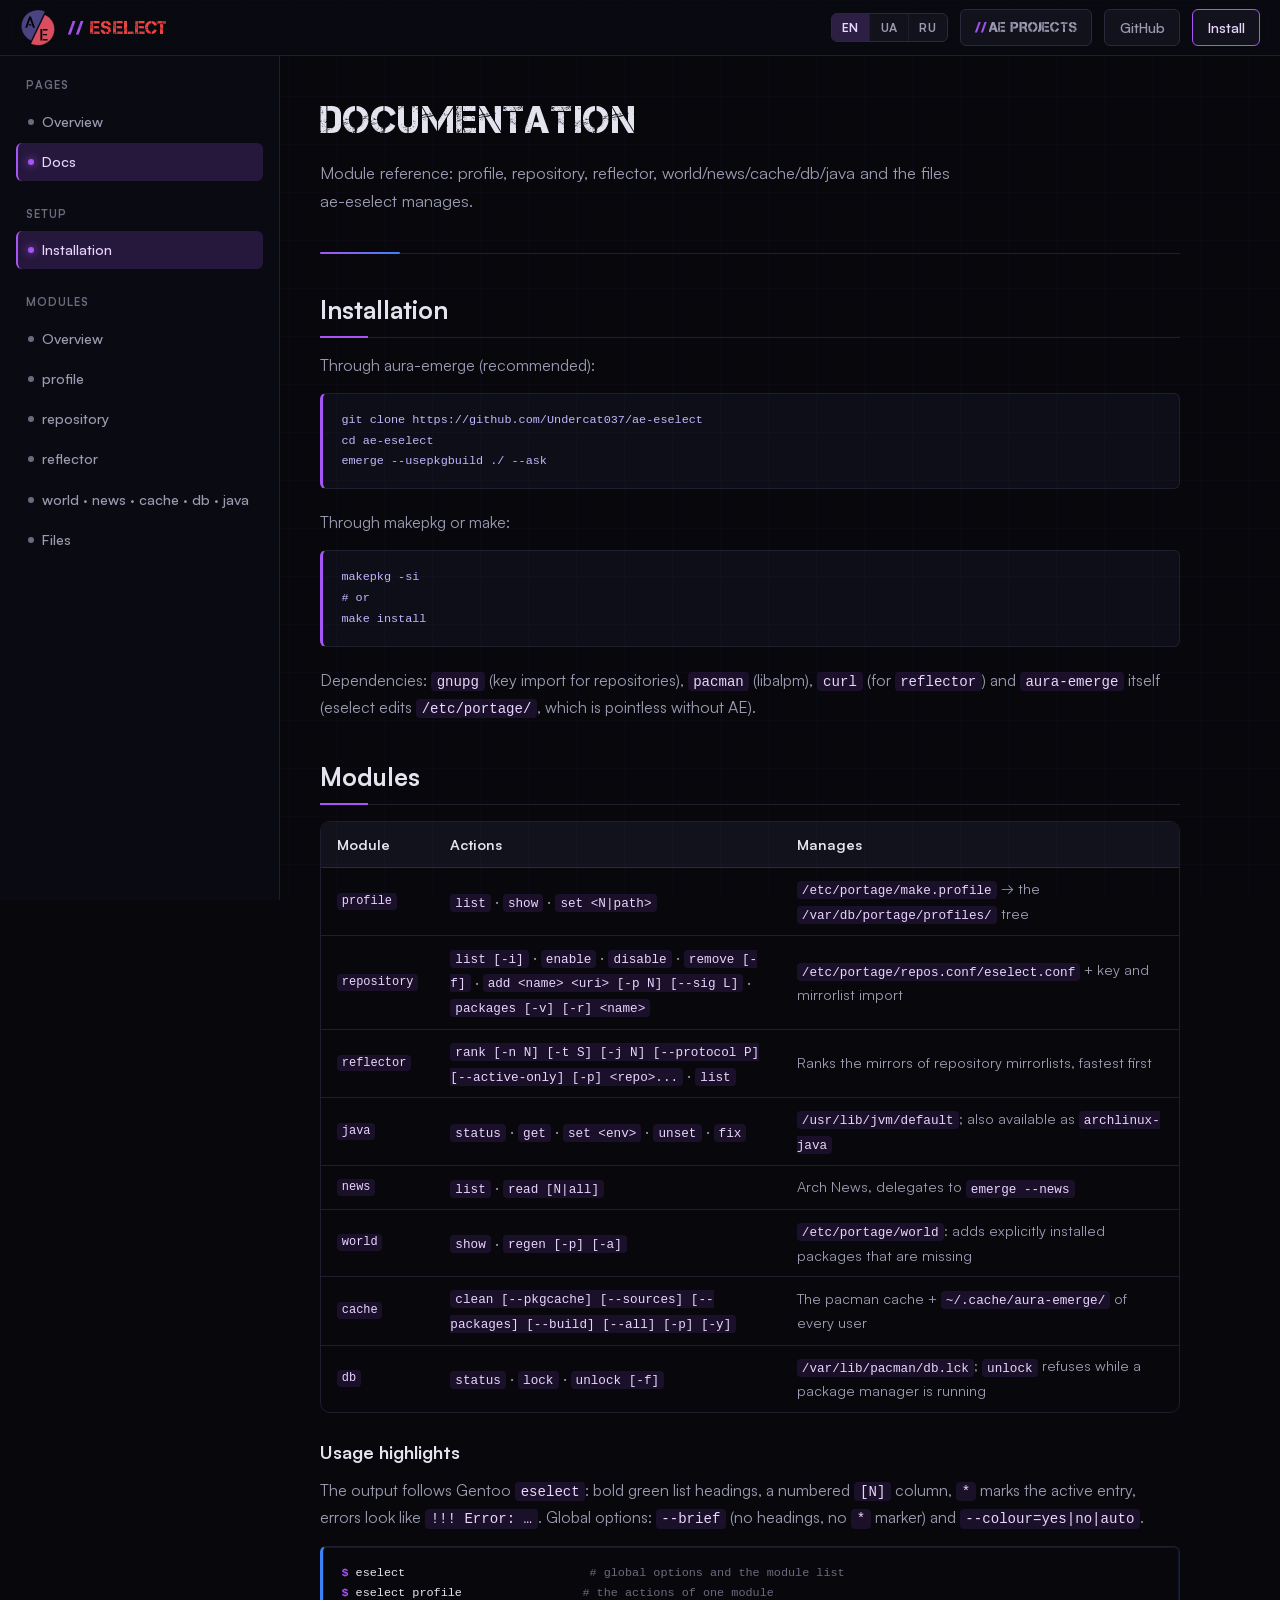
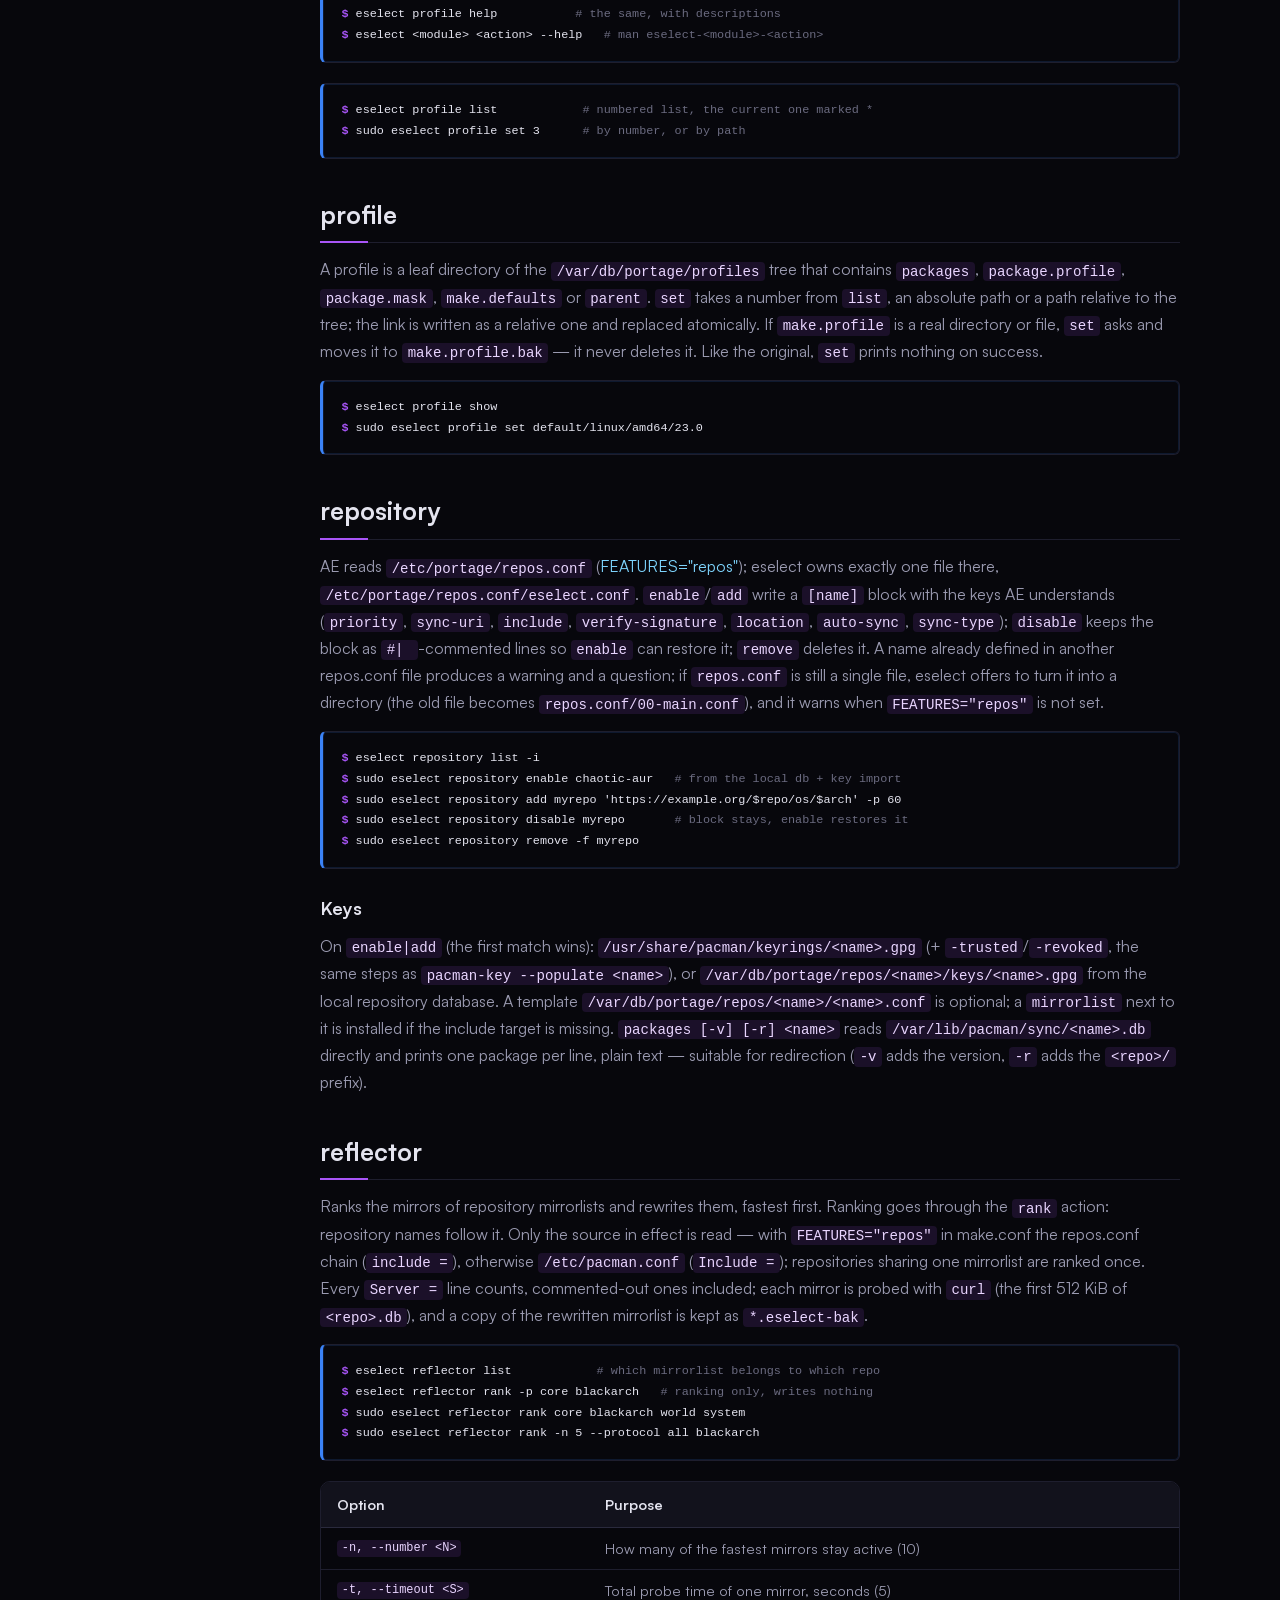
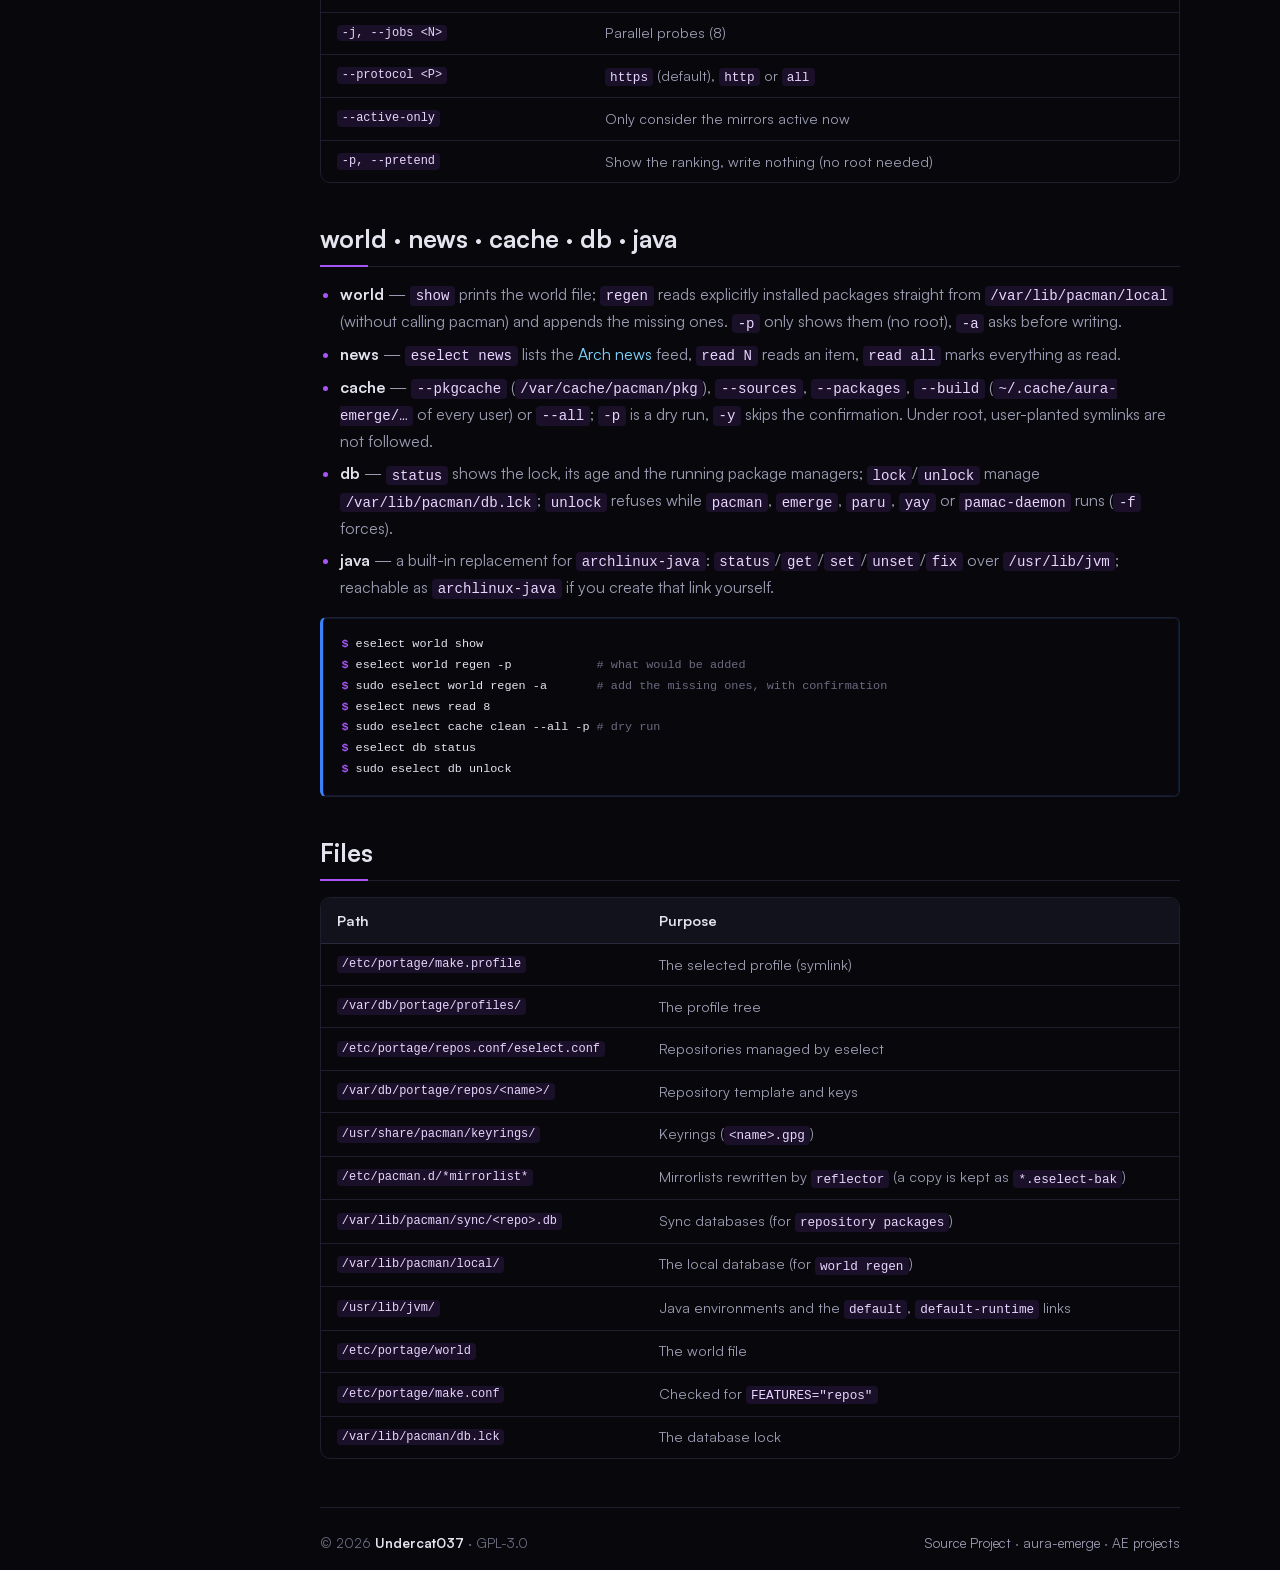
<file: ae-eselect/docs.html>
<!DOCTYPE html>
<html lang="en" data-lang="en">
<head>
  <meta charset="UTF-8" />
  <meta name="viewport" content="width=device-width, initial-scale=1" />
  <meta name="description" content="ae-eselect - a modular eselect for aura-emerge: profiles, repositories and keys, world, caches, the pacman db lock and Java environments." />
  <meta property="og:title" content="ae-eselect - eselect for aura-emerge" />
  <meta property="og:description" content="A modular eselect for aura-emerge: profiles, repositories and their keys, world, caches, the pacman db lock and Java environments." />
  <meta property="og:type" content="website" />
  <meta name="theme-color" content="#0c0c14" />
  <link rel="canonical" href="https://undercat037.github.io/ae-eselect/docs.html" />
  <title>ae-eselect - Documentation</title>
  <link rel="icon" type="image/svg+xml" href="../logos/slash-logo-128x128.svg" />
  <link rel="stylesheet" href="../css/fonts.css" />
  <link rel="stylesheet" href="../css/main.css" />
</head>
<body>
  <header class="topbar">
    <a class="topbar-brand" href="index.html">
      <img src="../logos/slash-logo-128x128.svg" alt="ae-eselect" width="36" height="36" />
      <div class="name inline"><span class="brand-slash">//</span> <span class="c-esel">ESELECT</span></div>
    </a>
    <div class="topbar-actions">
      <div class="lang-switch" role="group" aria-label="Language">
        <button type="button" class="lang-btn active" data-lang="en" aria-pressed="true">EN</button>
        <button type="button" class="lang-btn" data-lang="ua" aria-pressed="false">UA</button>
        <button type="button" class="lang-btn" data-lang="ru" aria-pressed="false">RU</button>
      </div>
      <a class="btn btn-ghost btn-projects" href="../" data-i18n="btn_projects">AE PROJECTS</a>
      <a class="btn btn-ghost" href="https://github.com/Undercat037/ae-eselect" target="_blank" rel="noopener" data-i18n="btn_github">GitHub</a>
      <a class="btn btn-primary" href="#install" data-i18n="btn_install">Install</a>
      <button type="button" class="menu-toggle" id="menu-toggle" data-i18n-attr="aria-label:menu_open" aria-label="Open menu">☰</button>
    </div>
  </header>

  <div class="sidebar-overlay" id="sidebar-overlay" aria-hidden="true"></div>

  <aside class="sidebar" id="sidebar" aria-label="Site navigation">
    <nav>
      <div class="nav-section">
        <div class="nav-section-title" data-i18n="nav_pages">Pages</div>
        <a class="nav-link" href="index.html" data-page="index.html"><span class="dot"></span> <span data-i18n="nav_overview">Overview</span></a>
        <a class="nav-link active" href="docs.html" data-page="docs.html"><span class="dot"></span> <span data-i18n="nav_docs">Documentation</span></a>
      </div>
      <div class="nav-section">
        <div class="nav-section-title" data-i18n="nav_setup">Setup</div>
        <a class="nav-link" href="#install"><span class="dot"></span> <span data-i18n="nav_install">Installation</span></a>
      </div>
      <div class="nav-section">
        <div class="nav-section-title" data-i18n="nav_modules">Modules</div>
        <a class="nav-link" href="#modules"><span class="dot"></span> <span data-i18n="nav_overview">Overview</span></a>
        <a class="nav-link" href="#profile"><span class="dot"></span> profile</a>
        <a class="nav-link" href="#repository"><span class="dot"></span> repository</a>
        <a class="nav-link" href="#reflector"><span class="dot"></span> reflector</a>
        <a class="nav-link" href="#tools"><span class="dot"></span> world · news · cache · db · java</a>
        <a class="nav-link" href="#files"><span class="dot"></span> Files</a>
      </div>
    </nav>
  </aside>

  <div class="shell">
    <main class="main">
      <div class="content">
        <header class="page-hero">
          <h1 data-i18n="docs_title">Documentation</h1>
          <p class="lead" data-i18n="eselect_docs_lead">
            Module reference: profile, repository, reflector, world/news/cache/db/java and the files ae-eselect manages.
          </p>
        </header>

        <section id="install">
          <h2 data-i18n="section_install">Installation</h2>
          <div class="lang-block" data-lang-block="en">
            <p>Through aura-emerge (recommended):</p>
            <pre><code>git clone https://github.com/Undercat037/ae-eselect
cd ae-eselect
emerge --usepkgbuild ./ --ask</code></pre>
            <p>Through makepkg or make:</p>
            <pre><code>makepkg -si
# or
make install</code></pre>
            <p>Dependencies: <code>gnupg</code> (key import for repositories), <code>pacman</code> (libalpm), <code>curl</code> (for <code>reflector</code>) and <code>aura-emerge</code> itself (eselect edits <code>/etc/portage/</code>, which is pointless without AE).</p>
          </div>
          <div class="lang-block" data-lang-block="ua" hidden>
            <p>Через aura-emerge (рекомендовано):</p>
            <pre><code>git clone https://github.com/Undercat037/ae-eselect
cd ae-eselect
emerge --usepkgbuild ./ --ask</code></pre>
            <p>Через makepkg або make:</p>
            <pre><code>makepkg -si
# або
make install</code></pre>
            <p>Залежності: <code>gnupg</code> (імпорт ключів репозиторіїв), <code>pacman</code> (libalpm), <code>curl</code> (для <code>reflector</code>) і сам <code>aura-emerge</code> — eselect править <code>/etc/portage/</code>, що без сенсу без AE.</p>
          </div>
          <div class="lang-block" data-lang-block="ru" hidden>
            <p>Через aura-emerge (рекомендуется):</p>
            <pre><code>git clone https://github.com/Undercat037/ae-eselect
cd ae-eselect
emerge --usepkgbuild ./ --ask</code></pre>
            <p>Через makepkg или make:</p>
            <pre><code>makepkg -si
# или
make install</code></pre>
            <p>Зависимости: <code>gnupg</code> (импорт ключей репозиториев), <code>pacman</code> (libalpm), <code>curl</code> (для <code>reflector</code>) и сам <code>aura-emerge</code> — eselect правит <code>/etc/portage/</code>, что без AE бессмысленно.</p>
          </div>
        </section>

        <section id="modules">
          <h2 data-i18n="nav_modules">Modules</h2>
          <div class="table-wrap">
            <table class="flag-table">
              <thead>
                <tr>
                  <th>Module</th>
                  <th>Actions</th>
                  <th class="lang-block" data-lang-block="en">Manages</th>
                  <th class="lang-block" data-lang-block="ua" hidden>Керує</th>
                  <th class="lang-block" data-lang-block="ru" hidden>Управляет</th>
                </tr>
              </thead>
              <tbody>
                <tr>
                  <td><code>profile</code></td>
                  <td><code>list</code> · <code>show</code> · <code>set &lt;N|path&gt;</code></td>
                  <td class="lang-block" data-lang-block="en"><code>/etc/portage/make.profile</code> → the <code>/var/db/portage/profiles/</code> tree</td>
                  <td class="lang-block" data-lang-block="ua" hidden><code>/etc/portage/make.profile</code> → дерево <code>/var/db/portage/profiles/</code></td>
                  <td class="lang-block" data-lang-block="ru" hidden><code>/etc/portage/make.profile</code> → дерево <code>/var/db/portage/profiles/</code></td>
                </tr>
                <tr>
                  <td><code>repository</code></td>
                  <td><code>list [-i]</code> · <code>enable</code> · <code>disable</code> · <code>remove [-f]</code> · <code>add &lt;name&gt; &lt;uri&gt; [-p N] [--sig L]</code> · <code>packages [-v] [-r] &lt;name&gt;</code></td>
                  <td class="lang-block" data-lang-block="en"><code>/etc/portage/repos.conf/eselect.conf</code> + key and mirrorlist import</td>
                  <td class="lang-block" data-lang-block="ua" hidden><code>/etc/portage/repos.conf/eselect.conf</code> + імпорт ключів і mirrorlist</td>
                  <td class="lang-block" data-lang-block="ru" hidden><code>/etc/portage/repos.conf/eselect.conf</code> + импорт ключей и mirrorlist</td>
                </tr>
                <tr>
                  <td><code>reflector</code></td>
                  <td><code>rank [-n N] [-t S] [-j N] [--protocol P] [--active-only] [-p] &lt;repo&gt;...</code> · <code>list</code></td>
                  <td class="lang-block" data-lang-block="en">Ranks the mirrors of repository mirrorlists, fastest first</td>
                  <td class="lang-block" data-lang-block="ua" hidden>Ранжує mirrorlist репозиторіїв, найшвидші першими</td>
                  <td class="lang-block" data-lang-block="ru" hidden>Ранжирует mirrorlist репозиториев, самые быстрые первыми</td>
                </tr>
                <tr>
                  <td><code>java</code></td>
                  <td><code>status</code> · <code>get</code> · <code>set &lt;env&gt;</code> · <code>unset</code> · <code>fix</code></td>
                  <td class="lang-block" data-lang-block="en"><code>/usr/lib/jvm/default</code>; also available as <code>archlinux-java</code></td>
                  <td class="lang-block" data-lang-block="ua" hidden><code>/usr/lib/jvm/default</code>; доступний і як <code>archlinux-java</code></td>
                  <td class="lang-block" data-lang-block="ru" hidden><code>/usr/lib/jvm/default</code>; доступен и как <code>archlinux-java</code></td>
                </tr>
                <tr>
                  <td><code>news</code></td>
                  <td><code>list</code> · <code>read [N|all]</code></td>
                  <td class="lang-block" data-lang-block="en">Arch News, delegates to <code>emerge --news</code></td>
                  <td class="lang-block" data-lang-block="ua" hidden>Новини Arch, делегує <code>emerge --news</code></td>
                  <td class="lang-block" data-lang-block="ru" hidden>Новости Arch, делегирует <code>emerge --news</code></td>
                </tr>
                <tr>
                  <td><code>world</code></td>
                  <td><code>show</code> · <code>regen [-p] [-a]</code></td>
                  <td class="lang-block" data-lang-block="en"><code>/etc/portage/world</code>: adds explicitly installed packages that are missing</td>
                  <td class="lang-block" data-lang-block="ua" hidden><code>/etc/portage/world</code>: додає явно встановлені пакунки, яких бракує</td>
                  <td class="lang-block" data-lang-block="ru" hidden><code>/etc/portage/world</code>: добавляет явно установленные пакеты, которых не хватает</td>
                </tr>
                <tr>
                  <td><code>cache</code></td>
                  <td><code>clean [--pkgcache] [--sources] [--packages] [--build] [--all] [-p] [-y]</code></td>
                  <td class="lang-block" data-lang-block="en">The pacman cache + <code>~/.cache/aura-emerge/</code> of every user</td>
                  <td class="lang-block" data-lang-block="ua" hidden>Кеш pacman + <code>~/.cache/aura-emerge/</code> усіх користувачів</td>
                  <td class="lang-block" data-lang-block="ru" hidden>Кеш pacman + <code>~/.cache/aura-emerge/</code> всех пользователей</td>
                </tr>
                <tr>
                  <td><code>db</code></td>
                  <td><code>status</code> · <code>lock</code> · <code>unlock [-f]</code></td>
                  <td class="lang-block" data-lang-block="en"><code>/var/lib/pacman/db.lck</code>; <code>unlock</code> refuses while a package manager is running</td>
                  <td class="lang-block" data-lang-block="ua" hidden><code>/var/lib/pacman/db.lck</code>; <code>unlock</code> відмовляє, поки працює пакетний менеджер</td>
                  <td class="lang-block" data-lang-block="ru" hidden><code>/var/lib/pacman/db.lck</code>; <code>unlock</code> отказывает, пока работает пакетный менеджер</td>
                </tr>
              </tbody>
            </table>
          </div>

          <h3 data-i18n="section_usage">Usage</h3>
          <div class="lang-block" data-lang-block="en">
            <p>The output follows Gentoo <code>eselect</code>: bold green list headings, a numbered <code>[N]</code> column, <code>*</code> marks the active entry, errors look like <code>!!! Error: …</code>. Global options: <code>--brief</code> (no headings, no <code>*</code> marker) and <code>--colour=yes|no|auto</code>.</p>
            <pre class="term term-blue"><code><span class="t-ps">$</span> <span class="t-cmd">eselect</span>                          <span class="t-dim"># global options and the module list</span>
<span class="t-ps">$</span> <span class="t-cmd">eselect profile</span>                 <span class="t-dim"># the actions of one module</span>
<span class="t-ps">$</span> <span class="t-cmd">eselect profile help</span>           <span class="t-dim"># the same, with descriptions</span>
<span class="t-ps">$</span> <span class="t-cmd">eselect &lt;module&gt; &lt;action&gt; --help</span>   <span class="t-dim"># man eselect-&lt;module&gt;-&lt;action&gt;</span></code></pre>
            <pre class="term term-blue"><code><span class="t-ps">$</span> <span class="t-cmd">eselect profile list</span>            <span class="t-dim"># numbered list, the current one marked *</span>
<span class="t-ps">$</span> <span class="t-cmd">sudo eselect profile set 3</span>      <span class="t-dim"># by number, or by path</span></code></pre>
          </div>
          <div class="lang-block" data-lang-block="ua" hidden>
            <p>Вивід слідує Gentoo <code>eselect</code>: жирні зелені заголовки списків, нумерована колонка <code>[N]</code>, <code>*</code> позначає активний запис, помилки виглядають як <code>!!! Error: …</code>. Глобальні опції: <code>--brief</code> (без заголовків і позначки <code>*</code>) та <code>--colour=yes|no|auto</code>.</p>
            <pre class="term term-blue"><code><span class="t-ps">$</span> <span class="t-cmd">eselect</span>                          <span class="t-dim"># глобальні опції та список модулів</span>
<span class="t-ps">$</span> <span class="t-cmd">eselect profile</span>                 <span class="t-dim"># дії одного модуля</span>
<span class="t-ps">$</span> <span class="t-cmd">eselect profile help</span>           <span class="t-dim"># те саме, з описами</span>
<span class="t-ps">$</span> <span class="t-cmd">eselect &lt;module&gt; &lt;action&gt; --help</span>   <span class="t-dim"># man eselect-&lt;module&gt;-&lt;action&gt;</span></code></pre>
            <pre class="term term-blue"><code><span class="t-ps">$</span> <span class="t-cmd">eselect profile list</span>            <span class="t-dim"># нумерований список, поточний позначено *</span>
<span class="t-ps">$</span> <span class="t-cmd">sudo eselect profile set 3</span>      <span class="t-dim"># за номером або шляхом</span></code></pre>
          </div>
          <div class="lang-block" data-lang-block="ru" hidden>
            <p>Вывод следует Gentoo <code>eselect</code>: жирные зелёные заголовки списков, нумерованная колонка <code>[N]</code>, <code>*</code> помечает активную запись, ошибки выглядят как <code>!!! Error: …</code>. Глобальные опции: <code>--brief</code> (без заголовков и отметки <code>*</code>) и <code>--colour=yes|no|auto</code>.</p>
            <pre class="term term-blue"><code><span class="t-ps">$</span> <span class="t-cmd">eselect</span>                          <span class="t-dim"># глобальные опции и список модулей</span>
<span class="t-ps">$</span> <span class="t-cmd">eselect profile</span>                 <span class="t-dim"># действия одного модуля</span>
<span class="t-ps">$</span> <span class="t-cmd">eselect profile help</span>           <span class="t-dim"># то же, с описаниями</span>
<span class="t-ps">$</span> <span class="t-cmd">eselect &lt;module&gt; &lt;action&gt; --help</span>   <span class="t-dim"># man eselect-&lt;module&gt;-&lt;action&gt;</span></code></pre>
            <pre class="term term-blue"><code><span class="t-ps">$</span> <span class="t-cmd">eselect profile list</span>            <span class="t-dim"># нумерованный список, текущий помечен *</span>
<span class="t-ps">$</span> <span class="t-cmd">sudo eselect profile set 3</span>      <span class="t-dim"># по номеру или пути</span></code></pre>
          </div>
        </section>

        <section id="profile">
          <h2>profile</h2>
          <div class="lang-block" data-lang-block="en">
            <p>A profile is a leaf directory of the <code>/var/db/portage/profiles</code> tree that contains <code>packages</code>, <code>package.profile</code>, <code>package.mask</code>, <code>make.defaults</code> or <code>parent</code>. <code>set</code> takes a number from <code>list</code>, an absolute path or a path relative to the tree; the link is written as a relative one and replaced atomically. If <code>make.profile</code> is a real directory or file, <code>set</code> asks and moves it to <code>make.profile.bak</code> — it never deletes it. Like the original, <code>set</code> prints nothing on success.</p>
            <pre class="term term-blue"><code><span class="t-ps">$</span> <span class="t-cmd">eselect profile show</span>
<span class="t-ps">$</span> <span class="t-cmd">sudo eselect profile set default/linux/amd64/23.0</span></code></pre>
          </div>
          <div class="lang-block" data-lang-block="ua" hidden>
            <p>Профіль — кінцевий каталог дерева <code>/var/db/portage/profiles</code>, що містить <code>packages</code>, <code>package.profile</code>, <code>package.mask</code>, <code>make.defaults</code> або <code>parent</code>. <code>set</code> приймає номер із <code>list</code>, абсолютний шлях або шлях відносно дерева; посилання пишеться відносним і замінюється атомарно. Якщо <code>make.profile</code> — справжній каталог чи файл, <code>set</code> питає і переносить його у <code>make.profile.bak</code> — ніколи не видаляє. Як і оригінал, <code>set</code> нічого не друкує при успіху.</p>
            <pre class="term term-blue"><code><span class="t-ps">$</span> <span class="t-cmd">eselect profile show</span>
<span class="t-ps">$</span> <span class="t-cmd">sudo eselect profile set default/linux/amd64/23.0</span></code></pre>
          </div>
          <div class="lang-block" data-lang-block="ru" hidden>
            <p>Профиль — листовой каталог дерева <code>/var/db/portage/profiles</code>, содержащий <code>packages</code>, <code>package.profile</code>, <code>package.mask</code>, <code>make.defaults</code> или <code>parent</code>. <code>set</code> принимает номер из <code>list</code>, абсолютный путь или путь относительно дерева; ссылка пишется относительной и заменяется атомарно. Если <code>make.profile</code> — настоящий каталог или файл, <code>set</code> спрашивает и переносит его в <code>make.profile.bak</code> — никогда не удаляет. Как и оригинал, <code>set</code> при успехе ничего не печатает.</p>
            <pre class="term term-blue"><code><span class="t-ps">$</span> <span class="t-cmd">eselect profile show</span>
<span class="t-ps">$</span> <span class="t-cmd">sudo eselect profile set default/linux/amd64/23.0</span></code></pre>
          </div>
        </section>

        <section id="repository">
          <h2>repository</h2>
          <div class="lang-block" data-lang-block="en">
            <p>AE reads <code>/etc/portage/repos.conf</code> (<a href="../aura-emerge/docs.html#reposconf">FEATURES="repos"</a>); eselect owns exactly one file there, <code>/etc/portage/repos.conf/eselect.conf</code>. <code>enable</code>/<code>add</code> write a <code>[name]</code> block with the keys AE understands (<code>priority</code>, <code>sync-uri</code>, <code>include</code>, <code>verify-signature</code>, <code>location</code>, <code>auto-sync</code>, <code>sync-type</code>); <code>disable</code> keeps the block as <code>#| </code>-commented lines so <code>enable</code> can restore it; <code>remove</code> deletes it. A name already defined in another repos.conf file produces a warning and a question; if <code>repos.conf</code> is still a single file, eselect offers to turn it into a directory (the old file becomes <code>repos.conf/00-main.conf</code>), and it warns when <code>FEATURES="repos"</code> is not set.</p>
            <pre class="term term-blue"><code><span class="t-ps">$</span> <span class="t-cmd">eselect repository list -i</span>
<span class="t-ps">$</span> <span class="t-cmd">sudo eselect repository enable chaotic-aur</span>   <span class="t-dim"># from the local db + key import</span>
<span class="t-ps">$</span> <span class="t-cmd">sudo eselect repository add myrepo 'https://example.org/$repo/os/$arch' -p 60</span>
<span class="t-ps">$</span> <span class="t-cmd">sudo eselect repository disable myrepo</span>       <span class="t-dim"># block stays, enable restores it</span>
<span class="t-ps">$</span> <span class="t-cmd">sudo eselect repository remove -f myrepo</span></code></pre>
            <h3>Keys</h3>
            <p>On <code>enable|add</code> (the first match wins): <code>/usr/share/pacman/keyrings/&lt;name&gt;.gpg</code> (+ <code>-trusted</code>/<code>-revoked</code>, the same steps as <code>pacman-key --populate &lt;name&gt;</code>), or <code>/var/db/portage/repos/&lt;name&gt;/keys/&lt;name&gt;.gpg</code> from the local repository database. A template <code>/var/db/portage/repos/&lt;name&gt;/&lt;name&gt;.conf</code> is optional; a <code>mirrorlist</code> next to it is installed if the include target is missing. <code>packages [-v] [-r] &lt;name&gt;</code> reads <code>/var/lib/pacman/sync/&lt;name&gt;.db</code> directly and prints one package per line, plain text — suitable for redirection (<code>-v</code> adds the version, <code>-r</code> adds the <code>&lt;repo&gt;/</code> prefix).</p>
          </div>
          <div class="lang-block" data-lang-block="ua" hidden>
            <p>AE читає <code>/etc/portage/repos.conf</code> (<a href="../aura-emerge/docs.html#reposconf">FEATURES="repos"</a>); eselect володіє там рівно одним файлом, <code>/etc/portage/repos.conf/eselect.conf</code>. <code>enable</code>/<code>add</code> пишуть блок <code>[name]</code> з ключами, які розуміє AE (<code>priority</code>, <code>sync-uri</code>, <code>include</code>, <code>verify-signature</code>, <code>location</code>, <code>auto-sync</code>, <code>sync-type</code>); <code>disable</code> лишає блок як рядки з коментарем <code>#| </code>, щоб <code>enable</code> міг його відновити; <code>remove</code> видаляє. Ім'я, вже визначене в іншому файлі repos.conf, дає попередження й питання; якщо <code>repos.conf</code> — ще одиночний файл, eselect запропонує перетворити його на каталог (старий файл стане <code>repos.conf/00-main.conf</code>), і попередить, коли <code>FEATURES="repos"</code> не задано.</p>
            <pre class="term term-blue"><code><span class="t-ps">$</span> <span class="t-cmd">eselect repository list -i</span>
<span class="t-ps">$</span> <span class="t-cmd">sudo eselect repository enable chaotic-aur</span>   <span class="t-dim"># з локальної бази + імпорт ключів</span>
<span class="t-ps">$</span> <span class="t-cmd">sudo eselect repository add myrepo 'https://example.org/$repo/os/$arch' -p 60</span>
<span class="t-ps">$</span> <span class="t-cmd">sudo eselect repository disable myrepo</span>       <span class="t-dim"># блок лишається, enable відновить</span>
<span class="t-ps">$</span> <span class="t-cmd">sudo eselect repository remove -f myrepo</span></code></pre>
            <h3>Ключі</h3>
            <p>На <code>enable|add</code> (перший збіг): <code>/usr/share/pacman/keyrings/&lt;name&gt;.gpg</code> (+ <code>-trusted</code>/<code>-revoked</code>, кроки як у <code>pacman-key --populate &lt;name&gt;</code>) або <code>/var/db/portage/repos/&lt;name&gt;/keys/&lt;name&gt;.gpg</code> з локальної бази репозиторіїв. Шаблон <code>/var/db/portage/repos/&lt;name&gt;/&lt;name&gt;.conf</code> необов'язковий; <code>mirrorlist</code> поруч встановлюється, якщо цілі include ще немає. <code>packages [-v] [-r] &lt;name&gt;</code> читає <code>/var/lib/pacman/sync/&lt;name&gt;.db</code> напряму і друкує один пакунок на рядок — чистий текст для перенаправлення (<code>-v</code> додає версію, <code>-r</code> — префікс <code>&lt;repo&gt;/</code>).</p>
          </div>
          <div class="lang-block" data-lang-block="ru" hidden>
            <p>AE читает <code>/etc/portage/repos.conf</code> (<a href="../aura-emerge/docs.html#reposconf">FEATURES="repos"</a>); eselect владеет там ровно одним файлом, <code>/etc/portage/repos.conf/eselect.conf</code>. <code>enable</code>/<code>add</code> пишут блок <code>[name]</code> с ключами, которые понимает AE (<code>priority</code>, <code>sync-uri</code>, <code>include</code>, <code>verify-signature</code>, <code>location</code>, <code>auto-sync</code>, <code>sync-type</code>); <code>disable</code> оставляет блок строками с комментарием <code>#| </code>, чтобы <code>enable</code> мог его восстановить; <code>remove</code> удаляет. Имя, уже определённое в другом файле repos.conf, даёт предупреждение и вопрос; если <code>repos.conf</code> ещё одиночный файл, eselect предложит превратить его в каталог (старый файл станет <code>repos.conf/00-main.conf</code>), и предупредит, когда <code>FEATURES="repos"</code> не задано.</p>
            <pre class="term term-blue"><code><span class="t-ps">$</span> <span class="t-cmd">eselect repository list -i</span>
<span class="t-ps">$</span> <span class="t-cmd">sudo eselect repository enable chaotic-aur</span>   <span class="t-dim"># из локальной базы + импорт ключей</span>
<span class="t-ps">$</span> <span class="t-cmd">sudo eselect repository add myrepo 'https://example.org/$repo/os/$arch' -p 60</span>
<span class="t-ps">$</span> <span class="t-cmd">sudo eselect repository disable myrepo</span>       <span class="t-dim"># блок остаётся, enable восстановит</span>
<span class="t-ps">$</span> <span class="t-cmd">sudo eselect repository remove -f myrepo</span></code></pre>
            <h3>Ключи</h3>
            <p>На <code>enable|add</code> (первое совпадение): <code>/usr/share/pacman/keyrings/&lt;name&gt;.gpg</code> (+ <code>-trusted</code>/<code>-revoked</code>, шаги как у <code>pacman-key --populate &lt;name&gt;</code>) или <code>/var/db/portage/repos/&lt;name&gt;/keys/&lt;name&gt;.gpg</code> из локальной базы репозиториев. Шаблон <code>/var/db/portage/repos/&lt;name&gt;/&lt;name&gt;.conf</code> необязателен; <code>mirrorlist</code> рядом устанавливается, если цели include ещё нет. <code>packages [-v] [-r] &lt;name&gt;</code> читает <code>/var/lib/pacman/sync/&lt;name&gt;.db</code> напрямую и печатает один пакет на строку — чистый текст для перенаправления (<code>-v</code> добавляет версию, <code>-r</code> — префикс <code>&lt;repo&gt;/</code>).</p>
          </div>
        </section>

        <section id="reflector">
          <h2>reflector</h2>
          <div class="lang-block" data-lang-block="en">
            <p>Ranks the mirrors of repository mirrorlists and rewrites them, fastest first. Ranking goes through the <code>rank</code> action: repository names follow it. Only the source in effect is read — with <code>FEATURES="repos"</code> in make.conf the repos.conf chain (<code>include =</code>), otherwise <code>/etc/pacman.conf</code> (<code>Include =</code>); repositories sharing one mirrorlist are ranked once. Every <code>Server =</code> line counts, commented-out ones included; each mirror is probed with <code>curl</code> (the first 512 KiB of <code>&lt;repo&gt;.db</code>), and a copy of the rewritten mirrorlist is kept as <code>*.eselect-bak</code>.</p>
            <pre class="term term-blue"><code><span class="t-ps">$</span> <span class="t-cmd">eselect reflector list</span>            <span class="t-dim"># which mirrorlist belongs to which repo</span>
<span class="t-ps">$</span> <span class="t-cmd">eselect reflector rank -p core blackarch</span>   <span class="t-dim"># ranking only, writes nothing</span>
<span class="t-ps">$</span> <span class="t-cmd">sudo eselect reflector rank core blackarch world system</span>
<span class="t-ps">$</span> <span class="t-cmd">sudo eselect reflector rank -n 5 --protocol all blackarch</span></code></pre>
            <div class="table-wrap">
              <table class="flag-table">
                <thead>
                  <tr><th>Option</th><th class="lang-block" data-lang-block="en">Purpose</th><th class="lang-block" data-lang-block="ua" hidden>Призначення</th><th class="lang-block" data-lang-block="ru" hidden>Назначение</th></tr>
                </thead>
                <tbody>
                  <tr><td><code>-n, --number &lt;N&gt;</code></td><td class="lang-block" data-lang-block="en">How many of the fastest mirrors stay active (10)</td><td class="lang-block" data-lang-block="ua" hidden>Скільки найшвидших дзеркал лишаються активними (10)</td><td class="lang-block" data-lang-block="ru" hidden>Сколько самых быстрых зеркал остаются активными (10)</td></tr>
                  <tr><td><code>-t, --timeout &lt;S&gt;</code></td><td class="lang-block" data-lang-block="en">Total probe time of one mirror, seconds (5)</td><td class="lang-block" data-lang-block="ua" hidden>Загальний час проби одного дзеркала, с (5)</td><td class="lang-block" data-lang-block="ru" hidden>Суммарное время пробы одного зеркала, с (5)</td></tr>
                  <tr><td><code>-j, --jobs &lt;N&gt;</code></td><td class="lang-block" data-lang-block="en">Parallel probes (8)</td><td class="lang-block" data-lang-block="ua" hidden>Паралельні проби (8)</td><td class="lang-block" data-lang-block="ru" hidden>Параллельные пробы (8)</td></tr>
                  <tr><td><code>--protocol &lt;P&gt;</code></td><td class="lang-block" data-lang-block="en"><code>https</code> (default), <code>http</code> or <code>all</code></td><td class="lang-block" data-lang-block="ua" hidden><code>https</code> (типово), <code>http</code> або <code>all</code></td><td class="lang-block" data-lang-block="ru" hidden><code>https</code> (по умолчанию), <code>http</code> или <code>all</code></td></tr>
                  <tr><td><code>--active-only</code></td><td class="lang-block" data-lang-block="en">Only consider the mirrors active now</td><td class="lang-block" data-lang-block="ua" hidden>Лише дзеркала, активні зараз</td><td class="lang-block" data-lang-block="ru" hidden>Только зеркала, активные сейчас</td></tr>
                  <tr><td><code>-p, --pretend</code></td><td class="lang-block" data-lang-block="en">Show the ranking, write nothing (no root needed)</td><td class="lang-block" data-lang-block="ua" hidden>Показати ранжування, нічого не писати (root не потрібен)</td><td class="lang-block" data-lang-block="ru" hidden>Показать ранжирование, ничего не писать (root не нужен)</td></tr>
                </tbody>
              </table>
            </div>
          </div>
          <div class="lang-block" data-lang-block="ua" hidden>
            <p>Ранжує дзеркала mirrorlist-ів репозиторіїв і переписує їх, найшвидші першими. Ранжування йде через дію <code>rank</code>: назви репозиторіїв ідуть за нею. Читається лише те джерело, що діє: з <code>FEATURES="repos"</code> у make.conf — ланцюг repos.conf (<code>include =</code>), без нього — <code>/etc/pacman.conf</code> (<code>Include =</code>); репозиторії зі спільним mirrorlist ранжуються один раз. Рахуються всі рядки <code>Server =</code>, включно із закоментованими; кожне дзеркало пробується через <code>curl</code> (перші 512 КБ <code>&lt;repo&gt;.db</code>), копія переписаного mirrorlist лишається як <code>*.eselect-bak</code>.</p>
            <pre class="term term-blue"><code><span class="t-ps">$</span> <span class="t-cmd">eselect reflector list</span>            <span class="t-dim"># який mirrorlist до якого репо</span>
<span class="t-ps">$</span> <span class="t-cmd">eselect reflector rank -p core blackarch</span>   <span class="t-dim"># лише ранжування, без запису</span>
<span class="t-ps">$</span> <span class="t-cmd">sudo eselect reflector rank core blackarch world system</span>
<span class="t-ps">$</span> <span class="t-cmd">sudo eselect reflector rank -n 5 --protocol all blackarch</span></code></pre>
            <div class="table-wrap">
              <table class="flag-table">
                <thead>
                  <tr><th>Option</th><th>Призначення</th></tr>
                </thead>
                <tbody>
                  <tr><td><code>-n, --number &lt;N&gt;</code></td><td>Скільки найшвидших дзеркал лишаються активними (10)</td></tr>
                  <tr><td><code>-t, --timeout &lt;S&gt;</code></td><td>Загальний час проби одного дзеркала, с (5)</td></tr>
                  <tr><td><code>-j, --jobs &lt;N&gt;</code></td><td>Паралельні проби (8)</td></tr>
                  <tr><td><code>--protocol &lt;P&gt;</code></td><td><code>https</code> (типово), <code>http</code> або <code>all</code></td></tr>
                  <tr><td><code>--active-only</code></td><td>Лише дзеркала, активні зараз</td></tr>
                  <tr><td><code>-p, --pretend</code></td><td>Показати ранжування, нічого не писати (root не потрібен)</td></tr>
                </tbody>
              </table>
            </div>
          </div>
          <div class="lang-block" data-lang-block="ru" hidden>
            <p>Ранжирует зеркала mirrorlist-ов репозиториев и переписывает их, самые быстрые первыми. Ранжирование идёт через действие <code>rank</code>: имена репозиториев идут за ним. Читается только действующий источник: с <code>FEATURES="repos"</code> в make.conf — цепочка repos.conf (<code>include =</code>), без него — <code>/etc/pacman.conf</code> (<code>Include =</code>); репозитории с общим mirrorlist ранжируются один раз. Учитываются все строки <code>Server =</code>, включая закомментированные; каждое зеркало пробуется через <code>curl</code> (первые 512 КБ <code>&lt;repo&gt;.db</code>), копия переписанного mirrorlist остаётся как <code>*.eselect-bak</code>.</p>
            <pre class="term term-blue"><code><span class="t-ps">$</span> <span class="t-cmd">eselect reflector list</span>            <span class="t-dim"># какой mirrorlist к какому репо</span>
<span class="t-ps">$</span> <span class="t-cmd">eselect reflector rank -p core blackarch</span>   <span class="t-dim"># только ранжирование, без записи</span>
<span class="t-ps">$</span> <span class="t-cmd">sudo eselect reflector rank core blackarch world system</span>
<span class="t-ps">$</span> <span class="t-cmd">sudo eselect reflector rank -n 5 --protocol all blackarch</span></code></pre>
            <div class="table-wrap">
              <table class="flag-table">
                <thead>
                  <tr><th>Option</th><th>Назначение</th></tr>
                </thead>
                <tbody>
                  <tr><td><code>-n, --number &lt;N&gt;</code></td><td>Сколько самых быстрых зеркал остаются активными (10)</td></tr>
                  <tr><td><code>-t, --timeout &lt;S&gt;</code></td><td>Суммарное время пробы одного зеркала, с (5)</td></tr>
                  <tr><td><code>-j, --jobs &lt;N&gt;</code></td><td>Параллельные пробы (8)</td></tr>
                  <tr><td><code>--protocol &lt;P&gt;</code></td><td><code>https</code> (по умолчанию), <code>http</code> или <code>all</code></td></tr>
                  <tr><td><code>--active-only</code></td><td>Только зеркала, активные сейчас</td></tr>
                  <tr><td><code>-p, --pretend</code></td><td>Показать ранжирование, ничего не писать (root не нужен)</td></tr>
                </tbody>
              </table>
            </div>
          </div>
        </section>

        <section id="tools">
          <h2>world · news · cache · db · java</h2>
          <div class="lang-block" data-lang-block="en">
            <ul>
              <li><strong>world</strong> — <code>show</code> prints the world file; <code>regen</code> reads explicitly installed packages straight from <code>/var/lib/pacman/local</code> (without calling pacman) and appends the missing ones. <code>-p</code> only shows them (no root), <code>-a</code> asks before writing.</li>
              <li><strong>news</strong> — <code>eselect news</code> lists the <a href="https://archlinux.org/news/" target="_blank" rel="noopener">Arch news</a> feed, <code>read N</code> reads an item, <code>read all</code> marks everything as read.</li>
              <li><strong>cache</strong> — <code>--pkgcache</code> (<code>/var/cache/pacman/pkg</code>), <code>--sources</code>, <code>--packages</code>, <code>--build</code> (<code>~/.cache/aura-emerge/…</code> of every user) or <code>--all</code>; <code>-p</code> is a dry run, <code>-y</code> skips the confirmation. Under root, user-planted symlinks are not followed.</li>
              <li><strong>db</strong> — <code>status</code> shows the lock, its age and the running package managers; <code>lock</code>/<code>unlock</code> manage <code>/var/lib/pacman/db.lck</code>; <code>unlock</code> refuses while <code>pacman</code>, <code>emerge</code>, <code>paru</code>, <code>yay</code> or <code>pamac-daemon</code> runs (<code>-f</code> forces).</li>
              <li><strong>java</strong> — a built-in replacement for <code>archlinux-java</code>: <code>status</code>/<code>get</code>/<code>set</code>/<code>unset</code>/<code>fix</code> over <code>/usr/lib/jvm</code>; reachable as <code>archlinux-java</code> if you create that link yourself.</li>
            </ul>
            <pre class="term term-blue"><code><span class="t-ps">$</span> <span class="t-cmd">eselect world show</span>
<span class="t-ps">$</span> <span class="t-cmd">eselect world regen -p</span>            <span class="t-dim"># what would be added</span>
<span class="t-ps">$</span> <span class="t-cmd">sudo eselect world regen -a</span>       <span class="t-dim"># add the missing ones, with confirmation</span>
<span class="t-ps">$</span> <span class="t-cmd">eselect news read 8</span>
<span class="t-ps">$</span> <span class="t-cmd">sudo eselect cache clean --all -p</span> <span class="t-dim"># dry run</span>
<span class="t-ps">$</span> <span class="t-cmd">eselect db status</span>
<span class="t-ps">$</span> <span class="t-cmd">sudo eselect db unlock</span></code></pre>
          </div>
          <div class="lang-block" data-lang-block="ua" hidden>
            <ul>
              <li><strong>world</strong> — <code>show</code> друкує world; <code>regen</code> читає явно встановлені пакунки прямо з <code>/var/lib/pacman/local</code> (без виклику pacman) і додає відсутні. <code>-p</code> лише показує (без root), <code>-a</code> питає перед записом.</li>
              <li><strong>news</strong> — <code>eselect news</code> показує стрічку <a href="https://archlinux.org/news/" target="_blank" rel="noopener">новин Arch</a>, <code>read N</code> читає пункт, <code>read all</code> позначає все прочитаним.</li>
              <li><strong>cache</strong> — <code>--pkgcache</code> (<code>/var/cache/pacman/pkg</code>), <code>--sources</code>, <code>--packages</code>, <code>--build</code> (<code>~/.cache/aura-emerge/…</code> кожного користувача) або <code>--all</code>; <code>-p</code> — сухий прогін, <code>-y</code> без підтвердження. Під root symlink-и, підсаджені користувачем, не проходяться.</li>
              <li><strong>db</strong> — <code>status</code> показує блокування, його вік і запущені пакетні менеджери; <code>lock</code>/<code>unlock</code> керують <code>/var/lib/pacman/db.lck</code>; <code>unlock</code> відмовляє, поки працюють <code>pacman</code>, <code>emerge</code>, <code>paru</code>, <code>yay</code> чи <code>pamac-daemon</code> (<code>-f</code> примусово).</li>
              <li><strong>java</strong> — вбудована заміна <code>archlinux-java</code>: <code>status</code>/<code>get</code>/<code>set</code>/<code>unset</code>/<code>fix</code> над <code>/usr/lib/jvm</code>; доступний як <code>archlinux-java</code>, якщо створити таке посилання самотужки.</li>
            </ul>
            <pre class="term term-blue"><code><span class="t-ps">$</span> <span class="t-cmd">eselect world show</span>
<span class="t-ps">$</span> <span class="t-cmd">eselect world regen -p</span>            <span class="t-dim"># що було б додано</span>
<span class="t-ps">$</span> <span class="t-cmd">sudo eselect world regen -a</span>       <span class="t-dim"># додати відсутні, з підтвердженням</span>
<span class="t-ps">$</span> <span class="t-cmd">eselect news read 8</span>
<span class="t-ps">$</span> <span class="t-cmd">sudo eselect cache clean --all -p</span> <span class="t-dim"># сухий прогін</span>
<span class="t-ps">$</span> <span class="t-cmd">eselect db status</span>
<span class="t-ps">$</span> <span class="t-cmd">sudo eselect db unlock</span></code></pre>
          </div>
          <div class="lang-block" data-lang-block="ru" hidden>
            <ul>
              <li><strong>world</strong> — <code>show</code> печатает world; <code>regen</code> читает явно установленные пакеты прямо из <code>/var/lib/pacman/local</code> (без вызова pacman) и добавляет отсутствующие. <code>-p</code> только показывает (без root), <code>-a</code> спрашивает перед записью.</li>
              <li><strong>news</strong> — <code>eselect news</code> показывает ленту <a href="https://archlinux.org/news/" target="_blank" rel="noopener">новостей Arch</a>, <code>read N</code> читает пункт, <code>read all</code> помечает всё прочитанным.</li>
              <li><strong>cache</strong> — <code>--pkgcache</code> (<code>/var/cache/pacman/pkg</code>), <code>--sources</code>, <code>--packages</code>, <code>--build</code> (<code>~/.cache/aura-emerge/…</code> каждого пользователя) или <code>--all</code>; <code>-p</code> — сухой прогон, <code>-y</code> без подтверждения. Под root симлинки, подсаженные пользователем, не проходятся.</li>
              <li><strong>db</strong> — <code>status</code> показывает блокировку, её возраст и запущенные пакетные менеджеры; <code>lock</code>/<code>unlock</code> управляют <code>/var/lib/pacman/db.lck</code>; <code>unlock</code> отказывает, пока работают <code>pacman</code>, <code>emerge</code>, <code>paru</code>, <code>yay</code> или <code>pamac-daemon</code> (<code>-f</code> принудительно).</li>
              <li><strong>java</strong> — встроенная замена <code>archlinux-java</code>: <code>status</code>/<code>get</code>/<code>set</code>/<code>unset</code>/<code>fix</code> над <code>/usr/lib/jvm</code>; доступен как <code>archlinux-java</code>, если создать такую ссылку самостоятельно.</li>
            </ul>
            <pre class="term term-blue"><code><span class="t-ps">$</span> <span class="t-cmd">eselect world show</span>
<span class="t-ps">$</span> <span class="t-cmd">eselect world regen -p</span>            <span class="t-dim"># что было бы добавлено</span>
<span class="t-ps">$</span> <span class="t-cmd">sudo eselect world regen -a</span>       <span class="t-dim"># добавить отсутствующие, с подтверждением</span>
<span class="t-ps">$</span> <span class="t-cmd">eselect news read 8</span>
<span class="t-ps">$</span> <span class="t-cmd">sudo eselect cache clean --all -p</span> <span class="t-dim"># сухой прогон</span>
<span class="t-ps">$</span> <span class="t-cmd">eselect db status</span>
<span class="t-ps">$</span> <span class="t-cmd">sudo eselect db unlock</span></code></pre>
          </div>
        </section>

        <section id="files">
          <h2>Files</h2>
          <div class="table-wrap">
            <table class="flag-table">
              <thead>
                <tr>
                  <th>Path</th>
                  <th class="lang-block" data-lang-block="en">Purpose</th>
                  <th class="lang-block" data-lang-block="ua" hidden>Призначення</th>
                  <th class="lang-block" data-lang-block="ru" hidden>Назначение</th>
                </tr>
              </thead>
              <tbody>
                <tr><td><code>/etc/portage/make.profile</code></td><td class="lang-block" data-lang-block="en">The selected profile (symlink)</td><td class="lang-block" data-lang-block="ua" hidden>Вибраний профіль (симлінк)</td><td class="lang-block" data-lang-block="ru" hidden>Выбранный профиль (симлинк)</td></tr>
                <tr><td><code>/var/db/portage/profiles/</code></td><td class="lang-block" data-lang-block="en">The profile tree</td><td class="lang-block" data-lang-block="ua" hidden>Дерево профілів</td><td class="lang-block" data-lang-block="ru" hidden>Дерево профилей</td></tr>
                <tr><td><code>/etc/portage/repos.conf/eselect.conf</code></td><td class="lang-block" data-lang-block="en">Repositories managed by eselect</td><td class="lang-block" data-lang-block="ua" hidden>Репозиторії, керовані eselect</td><td class="lang-block" data-lang-block="ru" hidden>Репозитории, управляемые eselect</td></tr>
                <tr><td><code>/var/db/portage/repos/&lt;name&gt;/</code></td><td class="lang-block" data-lang-block="en">Repository template and keys</td><td class="lang-block" data-lang-block="ua" hidden>Шаблон репозиторію та ключі</td><td class="lang-block" data-lang-block="ru" hidden>Шаблон репозитория и ключи</td></tr>
                <tr><td><code>/usr/share/pacman/keyrings/</code></td><td class="lang-block" data-lang-block="en">Keyrings (<code>&lt;name&gt;.gpg</code>)</td><td class="lang-block" data-lang-block="ua" hidden>Кейрінги (<code>&lt;name&gt;.gpg</code>)</td><td class="lang-block" data-lang-block="ru" hidden>Кейринги (<code>&lt;name&gt;.gpg</code>)</td></tr>
                <tr><td><code>/etc/pacman.d/*mirrorlist*</code></td><td class="lang-block" data-lang-block="en">Mirrorlists rewritten by <code>reflector</code> (a copy is kept as <code>*.eselect-bak</code>)</td><td class="lang-block" data-lang-block="ua" hidden>Mirrorlist-и, переписані <code>reflector</code> (копія лишається як <code>*.eselect-bak</code>)</td><td class="lang-block" data-lang-block="ru" hidden>Mirrorlist-ы, переписанные <code>reflector</code> (копия остаётся как <code>*.eselect-bak</code>)</td></tr>
                <tr><td><code>/var/lib/pacman/sync/&lt;repo&gt;.db</code></td><td class="lang-block" data-lang-block="en">Sync databases (for <code>repository packages</code>)</td><td class="lang-block" data-lang-block="ua" hidden>Бази sync (для <code>repository packages</code>)</td><td class="lang-block" data-lang-block="ru" hidden>Базы sync (для <code>repository packages</code>)</td></tr>
                <tr><td><code>/var/lib/pacman/local/</code></td><td class="lang-block" data-lang-block="en">The local database (for <code>world regen</code>)</td><td class="lang-block" data-lang-block="ua" hidden>Локальна база (для <code>world regen</code>)</td><td class="lang-block" data-lang-block="ru" hidden>Локальная база (для <code>world regen</code>)</td></tr>
                <tr><td><code>/usr/lib/jvm/</code></td><td class="lang-block" data-lang-block="en">Java environments and the <code>default</code>, <code>default-runtime</code> links</td><td class="lang-block" data-lang-block="ua" hidden>Java-середовища та посилання <code>default</code>, <code>default-runtime</code></td><td class="lang-block" data-lang-block="ru" hidden>Java-окружения и ссылки <code>default</code>, <code>default-runtime</code></td></tr>
                <tr><td><code>/etc/portage/world</code></td><td class="lang-block" data-lang-block="en">The world file</td><td class="lang-block" data-lang-block="ua" hidden>Файл world</td><td class="lang-block" data-lang-block="ru" hidden>Файл world</td></tr>
                <tr><td><code>/etc/portage/make.conf</code></td><td class="lang-block" data-lang-block="en">Checked for <code>FEATURES="repos"</code></td><td class="lang-block" data-lang-block="ua" hidden>Перевіряється на <code>FEATURES="repos"</code></td><td class="lang-block" data-lang-block="ru" hidden>Проверяется на <code>FEATURES="repos"</code></td></tr>
                <tr><td><code>/var/lib/pacman/db.lck</code></td><td class="lang-block" data-lang-block="en">The database lock</td><td class="lang-block" data-lang-block="ua" hidden>Блокування бази</td><td class="lang-block" data-lang-block="ru" hidden>Блокировка базы</td></tr>
              </tbody>
            </table>
          </div>
        </section>

        <footer class="site-footer">
          <span>
            © <span id="year">2026</span>
            <strong>Undercat037</strong> · GPL-3.0
          </span>
          <span>
            <a href="https://github.com/Undercat037/ae-eselect" data-i18n="footer_link_repo">Source Project</a>
            ·
            <a href="../aura-emerge/">aura-emerge</a>
            ·
            <a href="../">AE projects</a>
          </span>
        </footer>
      </div>
    </main>
  </div>

  <script src="../js/main.js"></script>
</body>
</html>
</file>
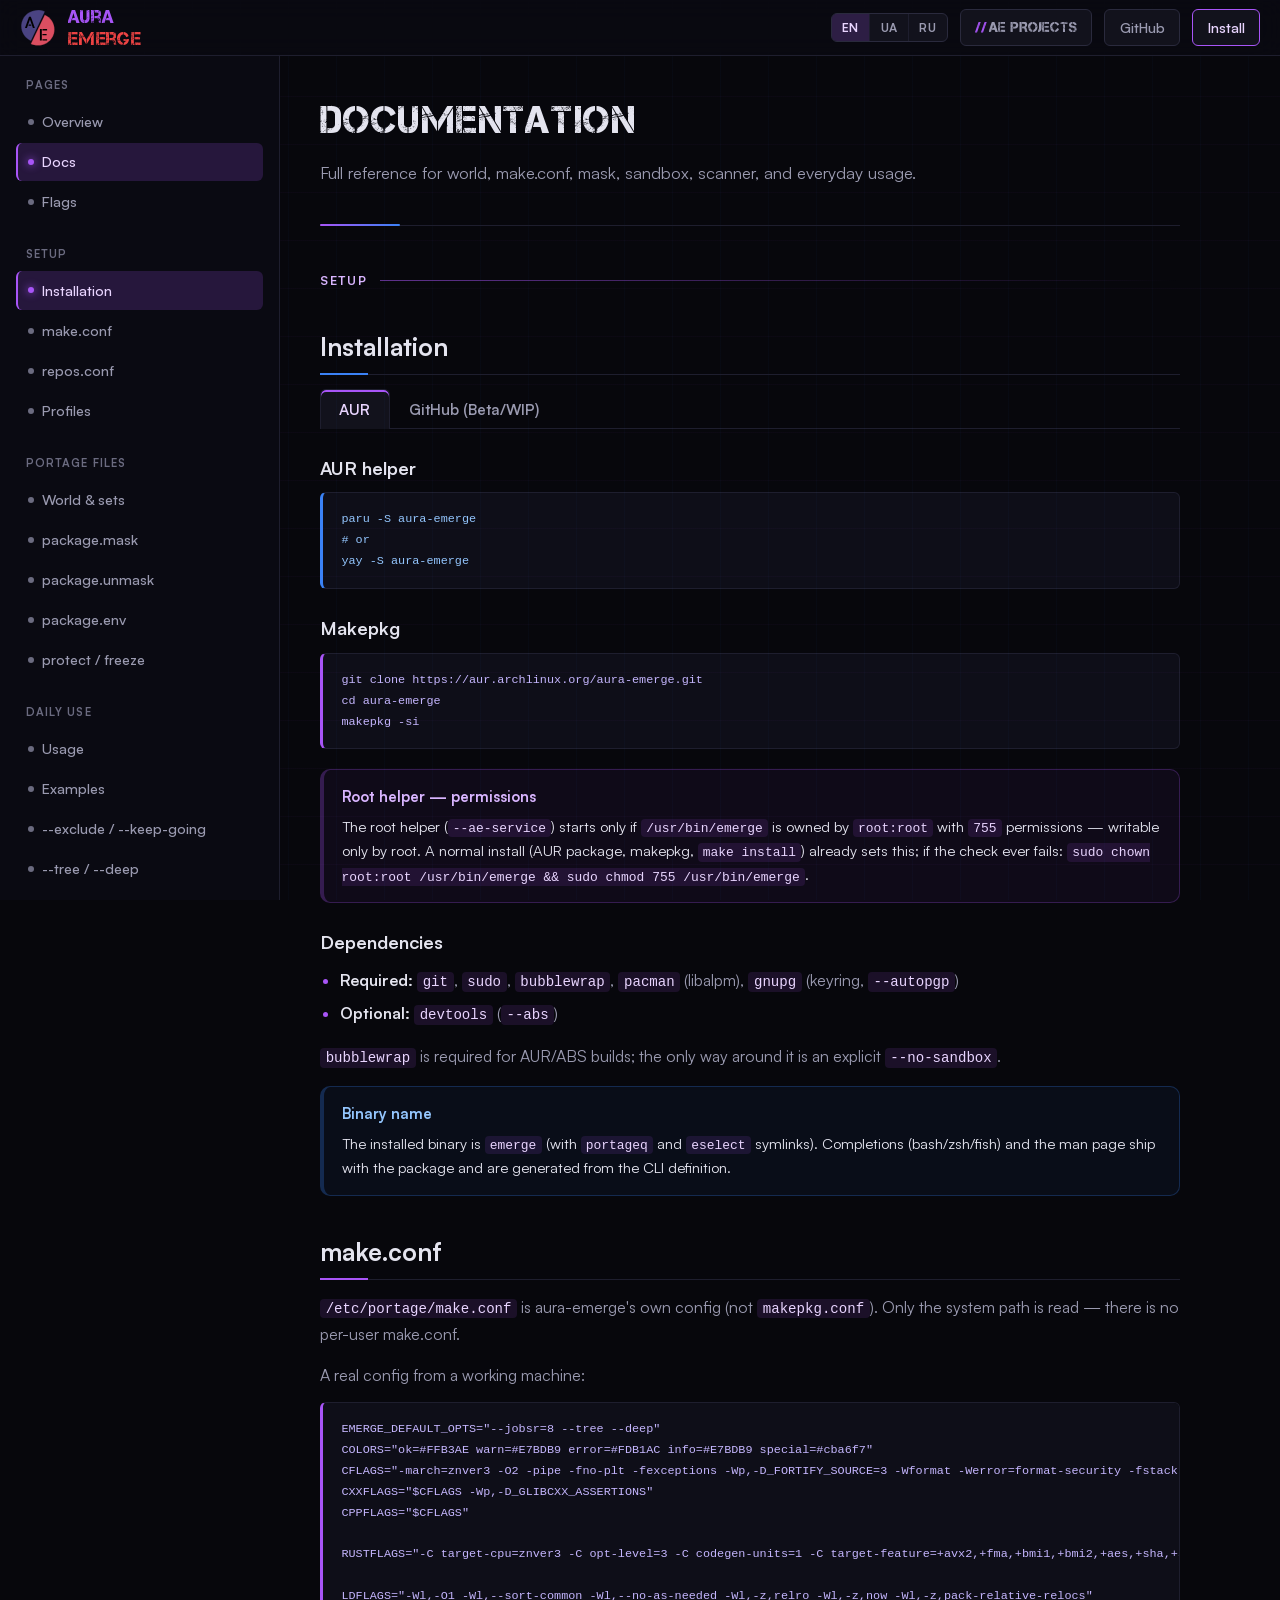
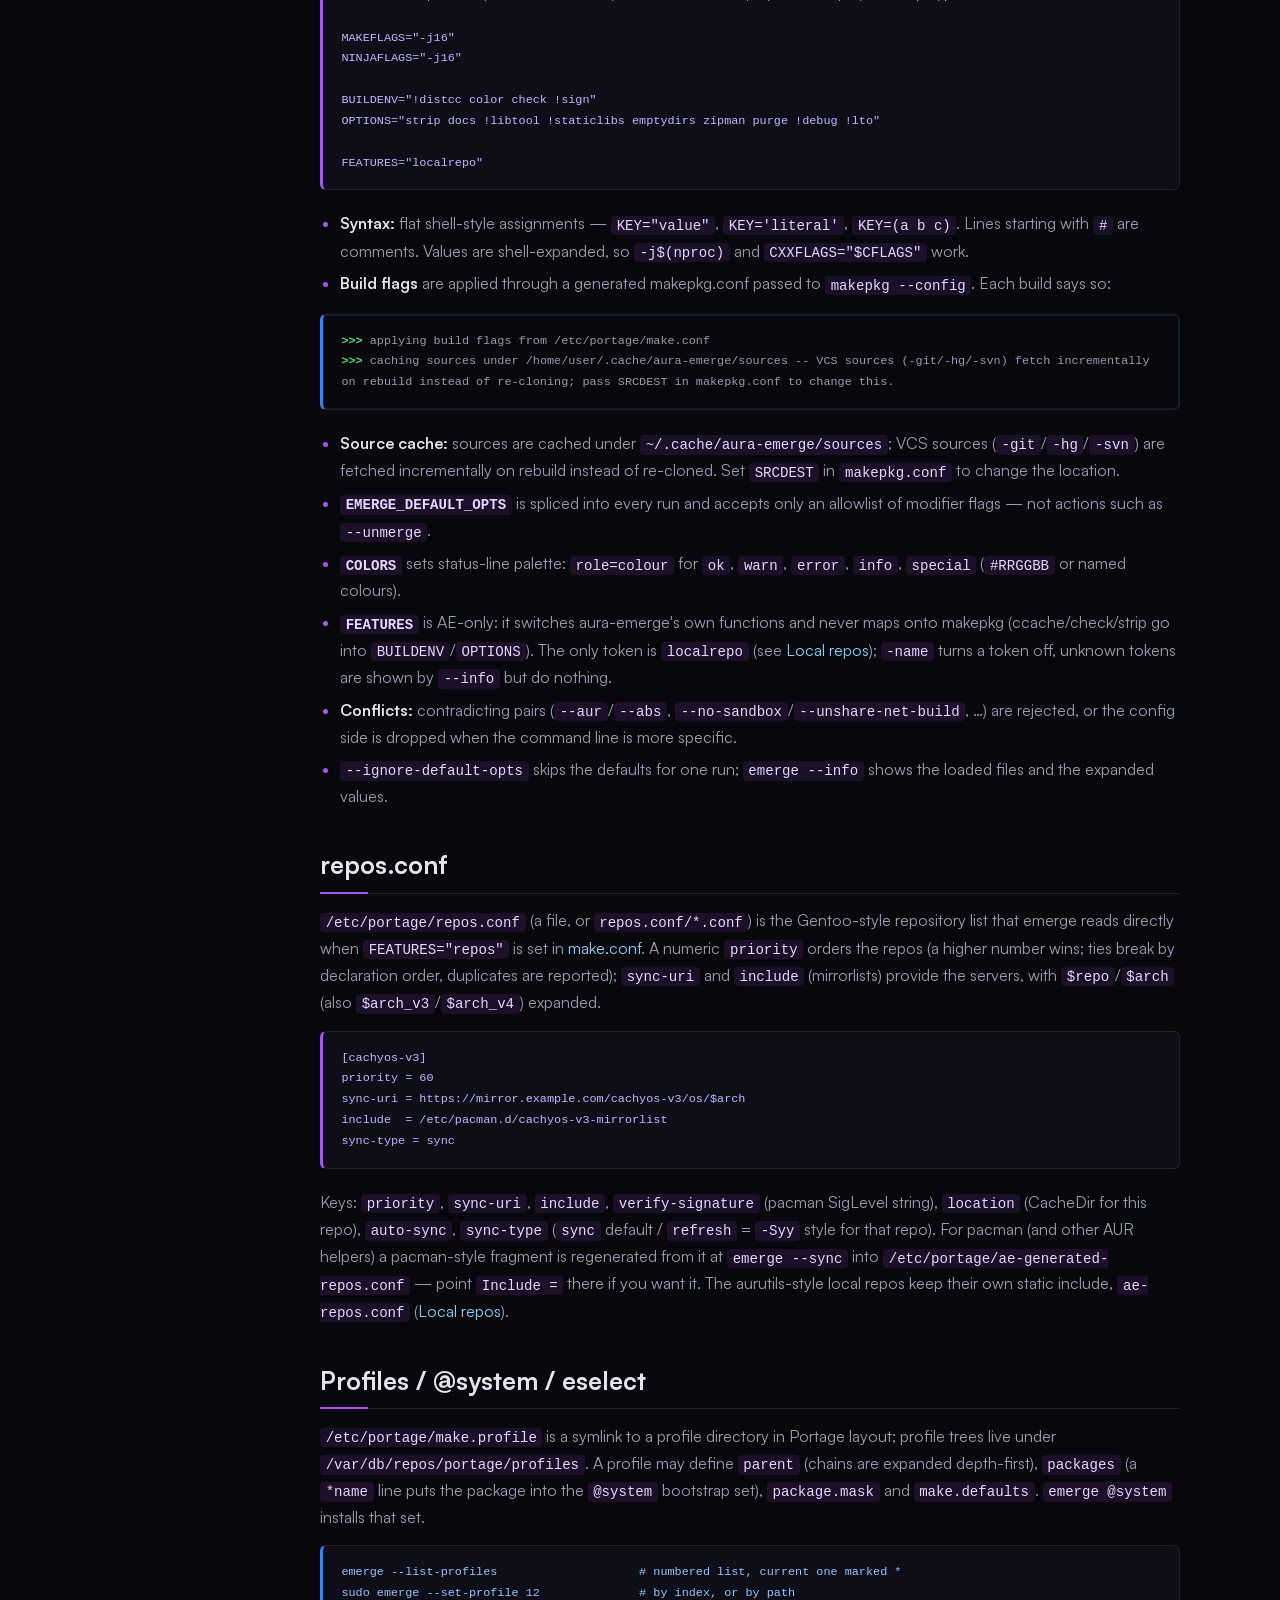
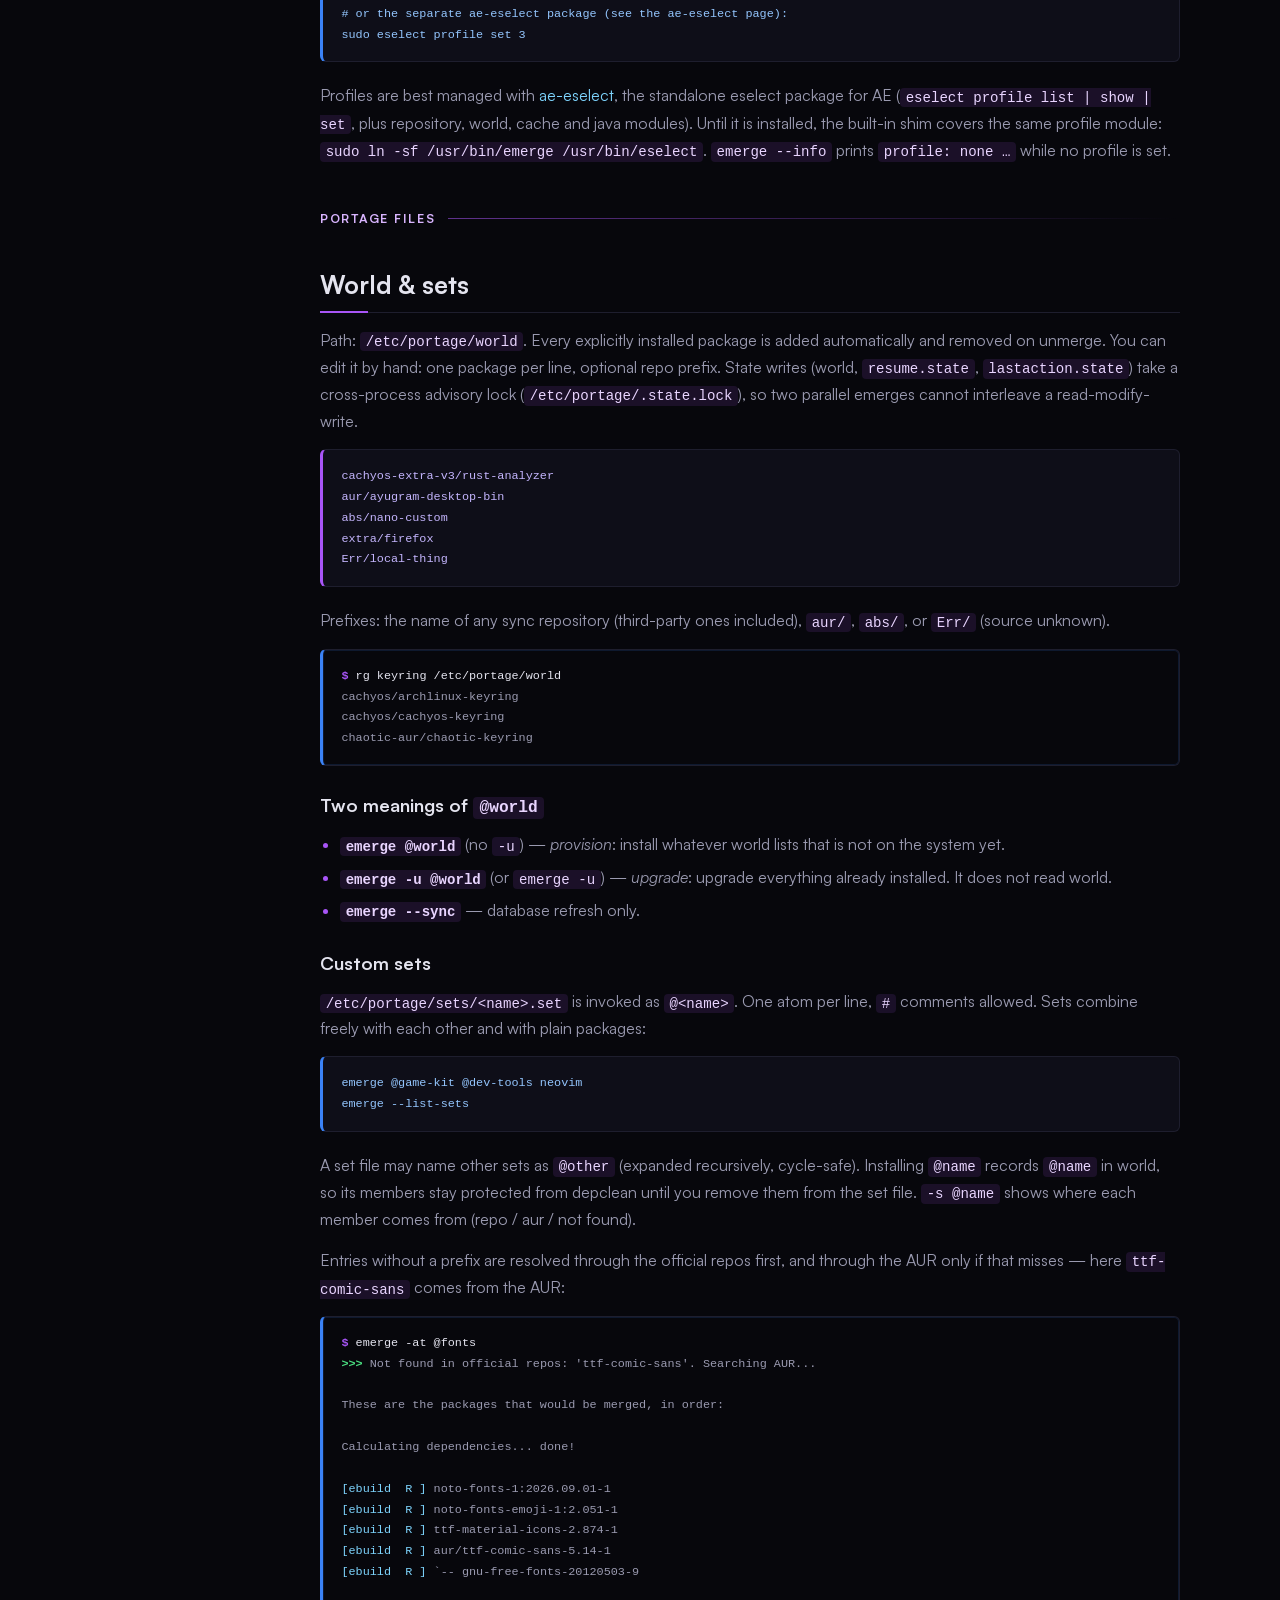
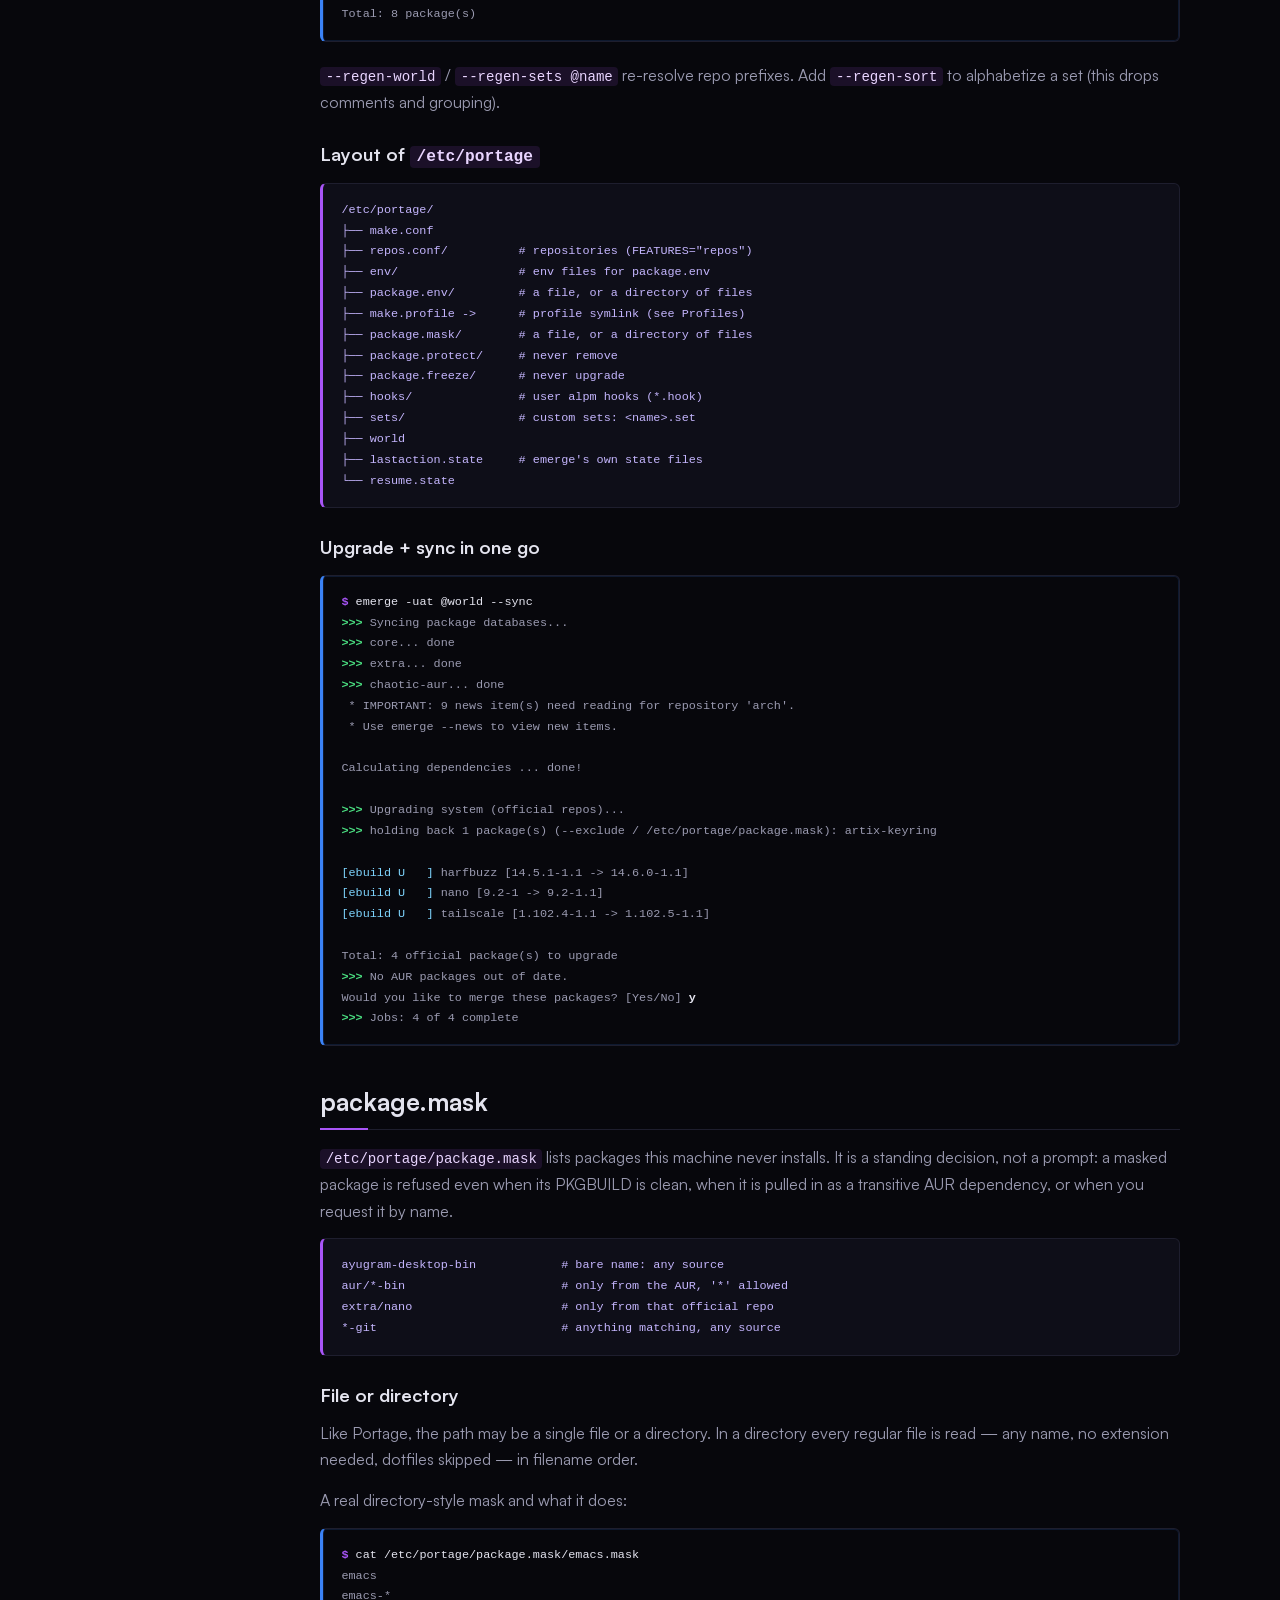
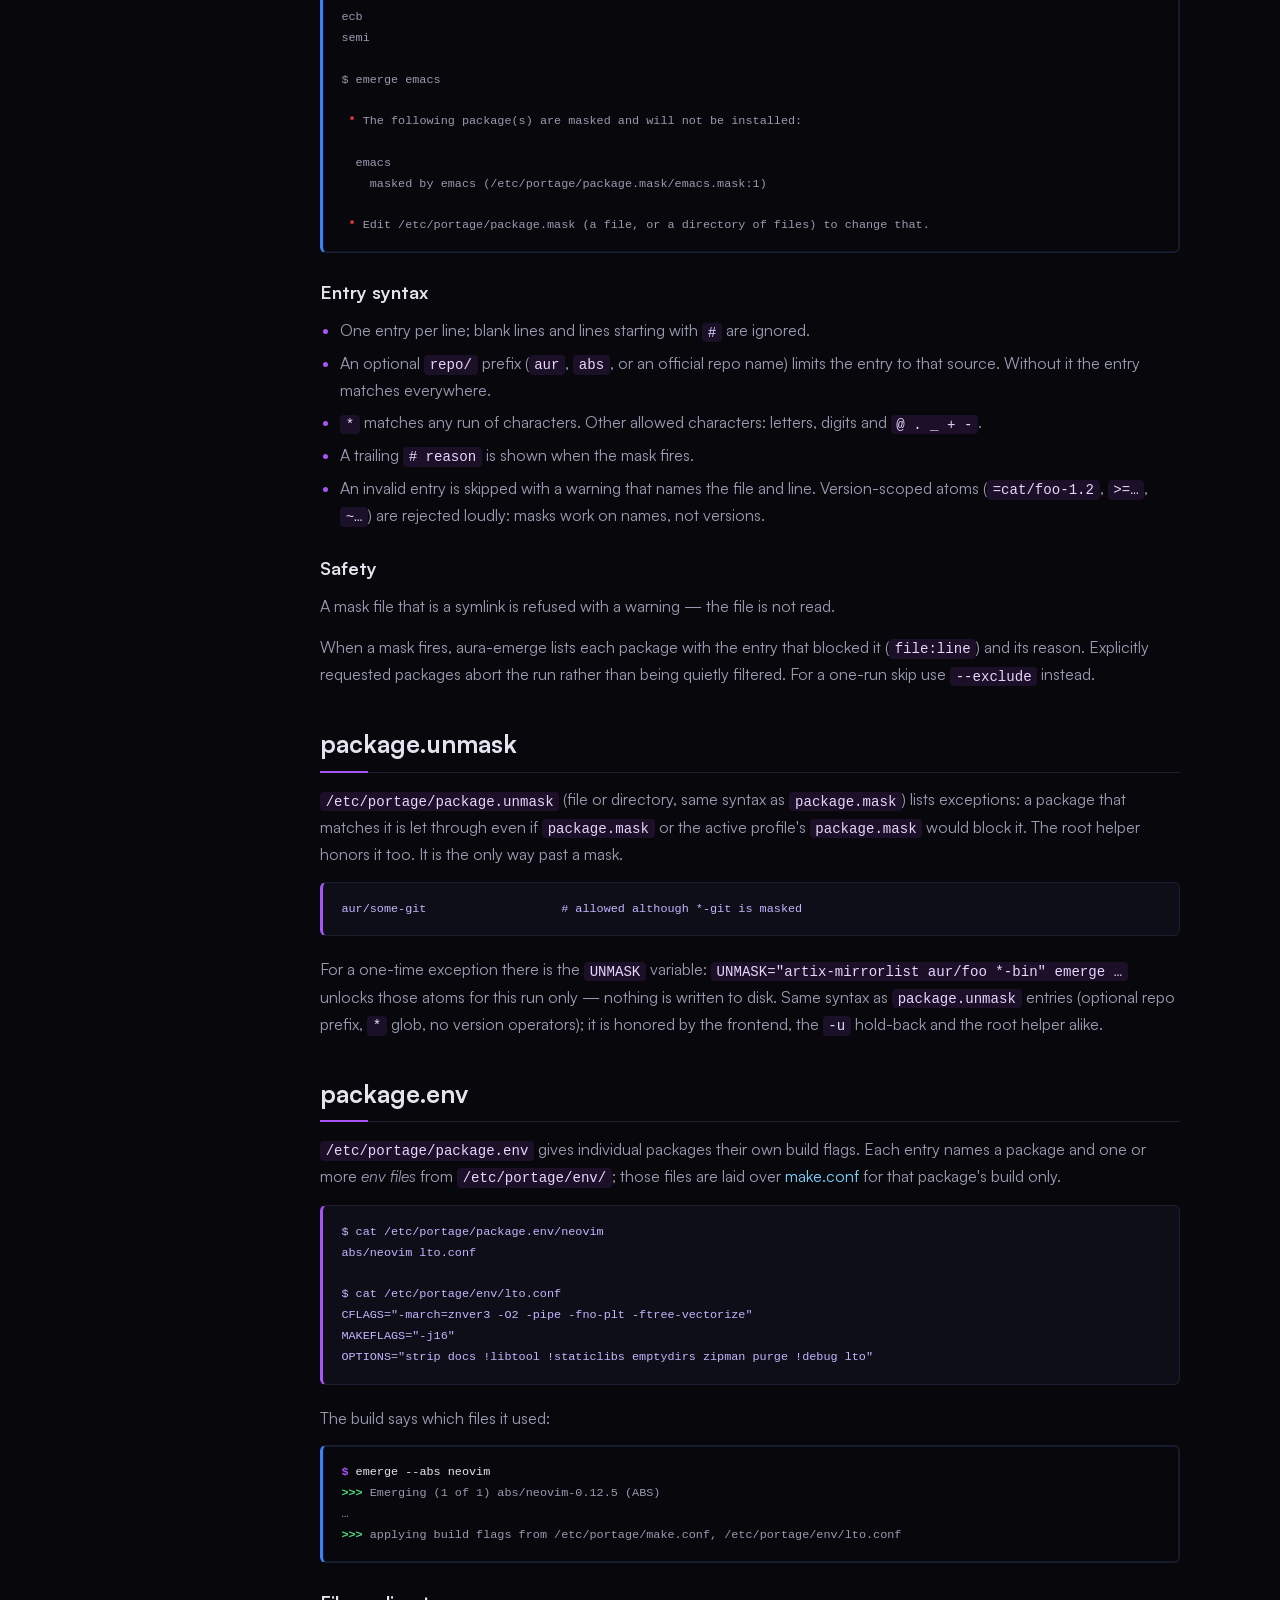
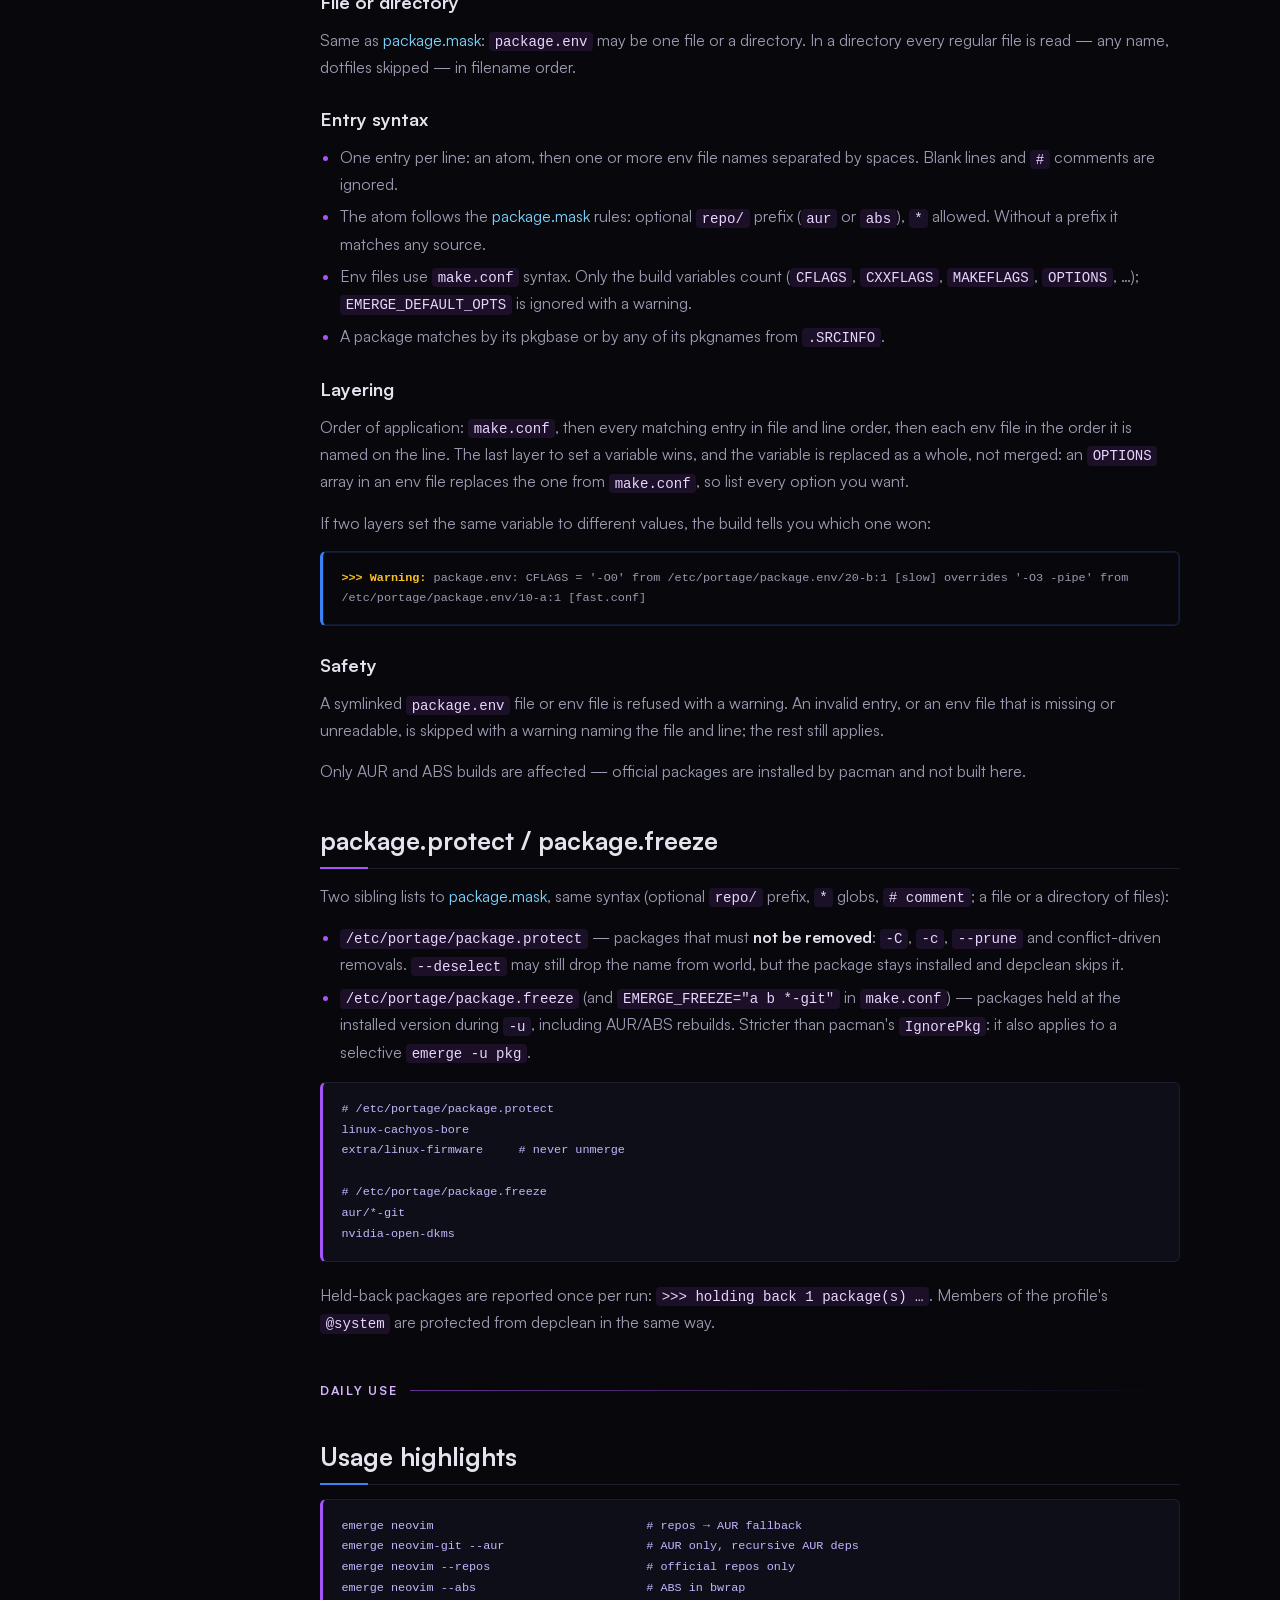
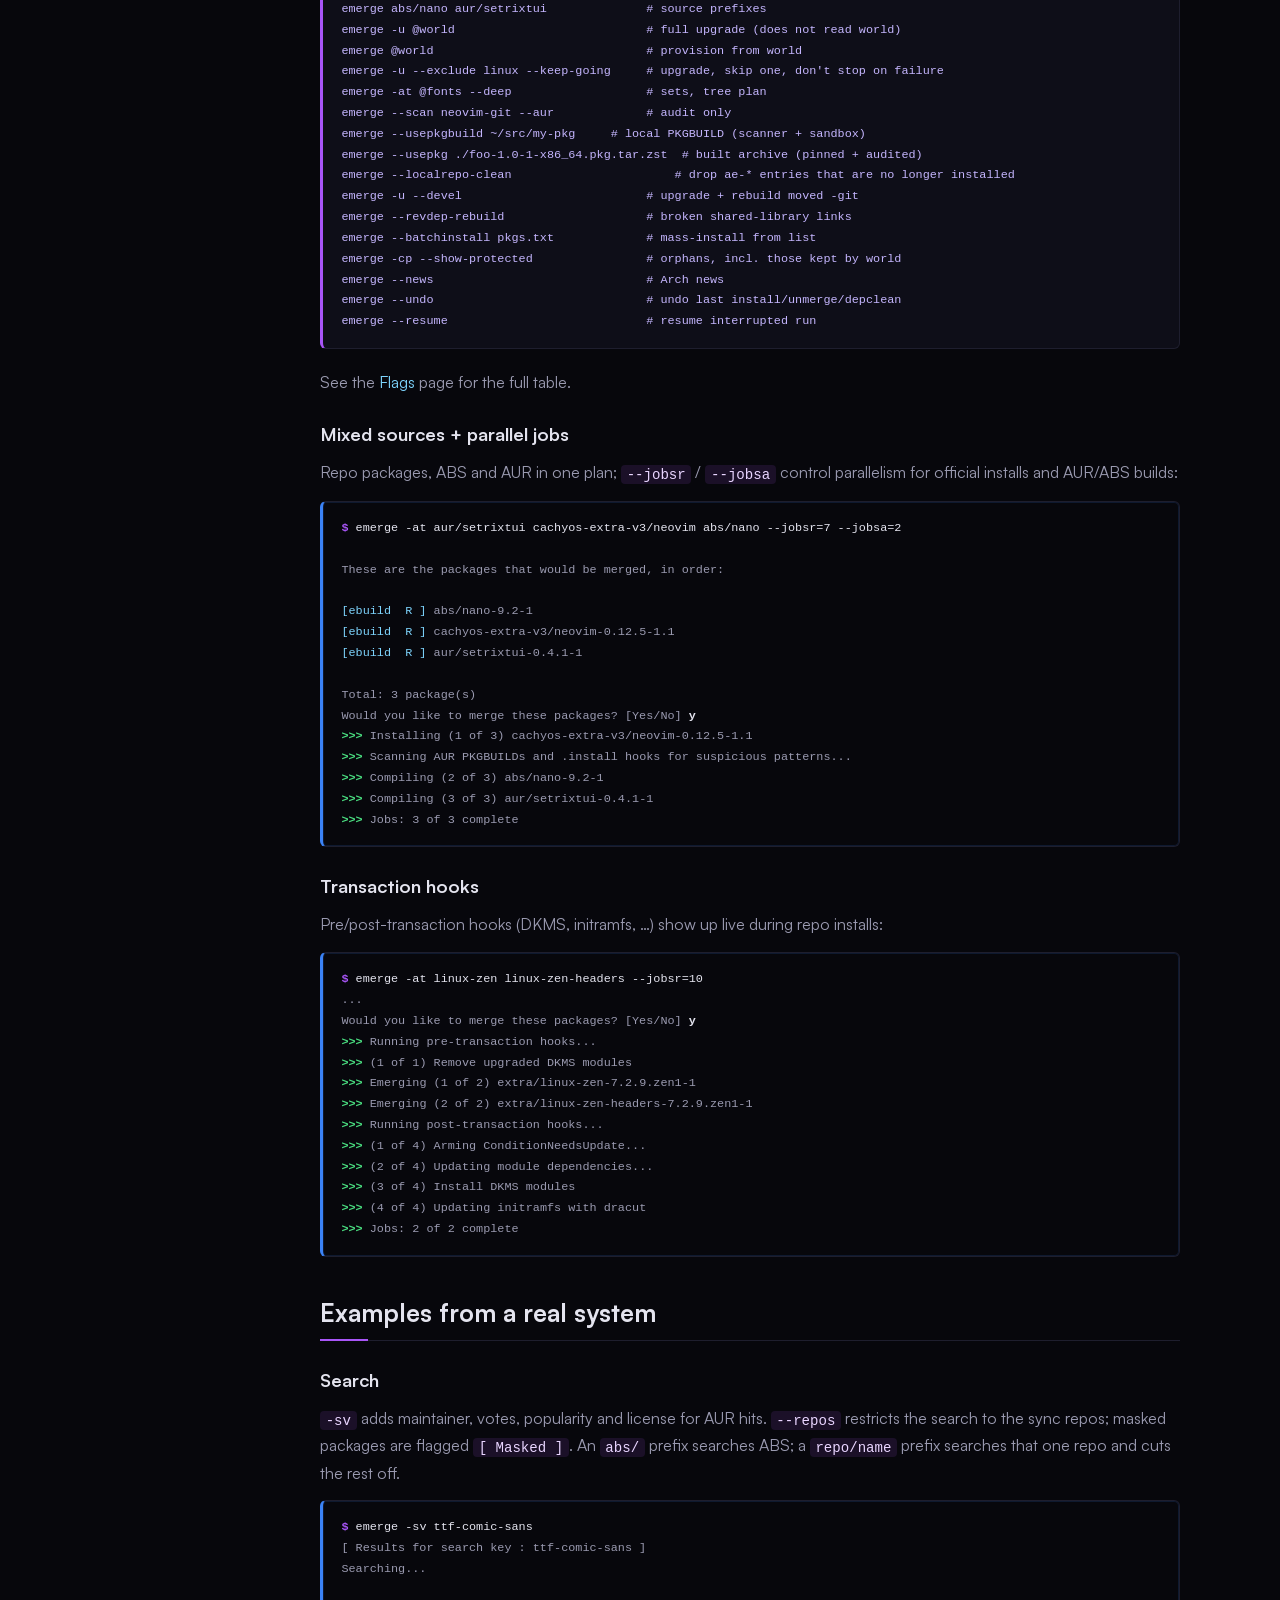
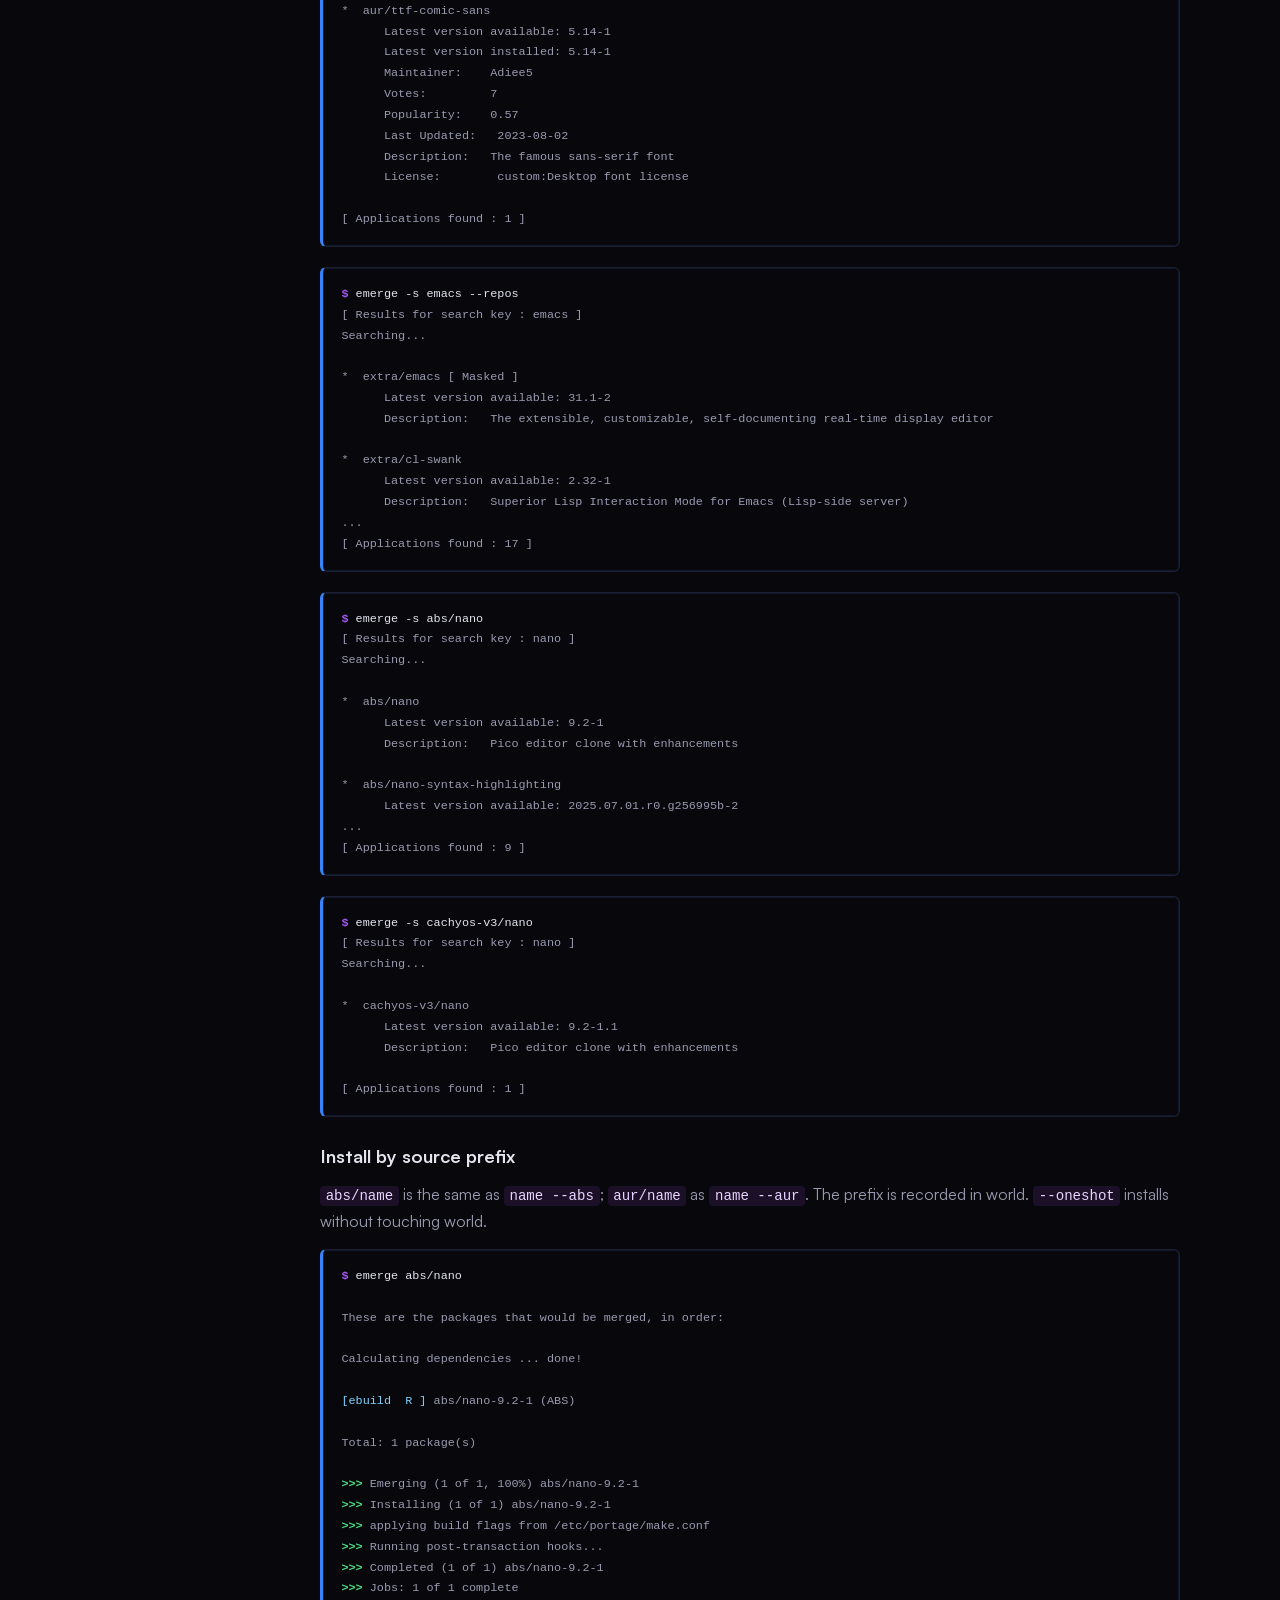
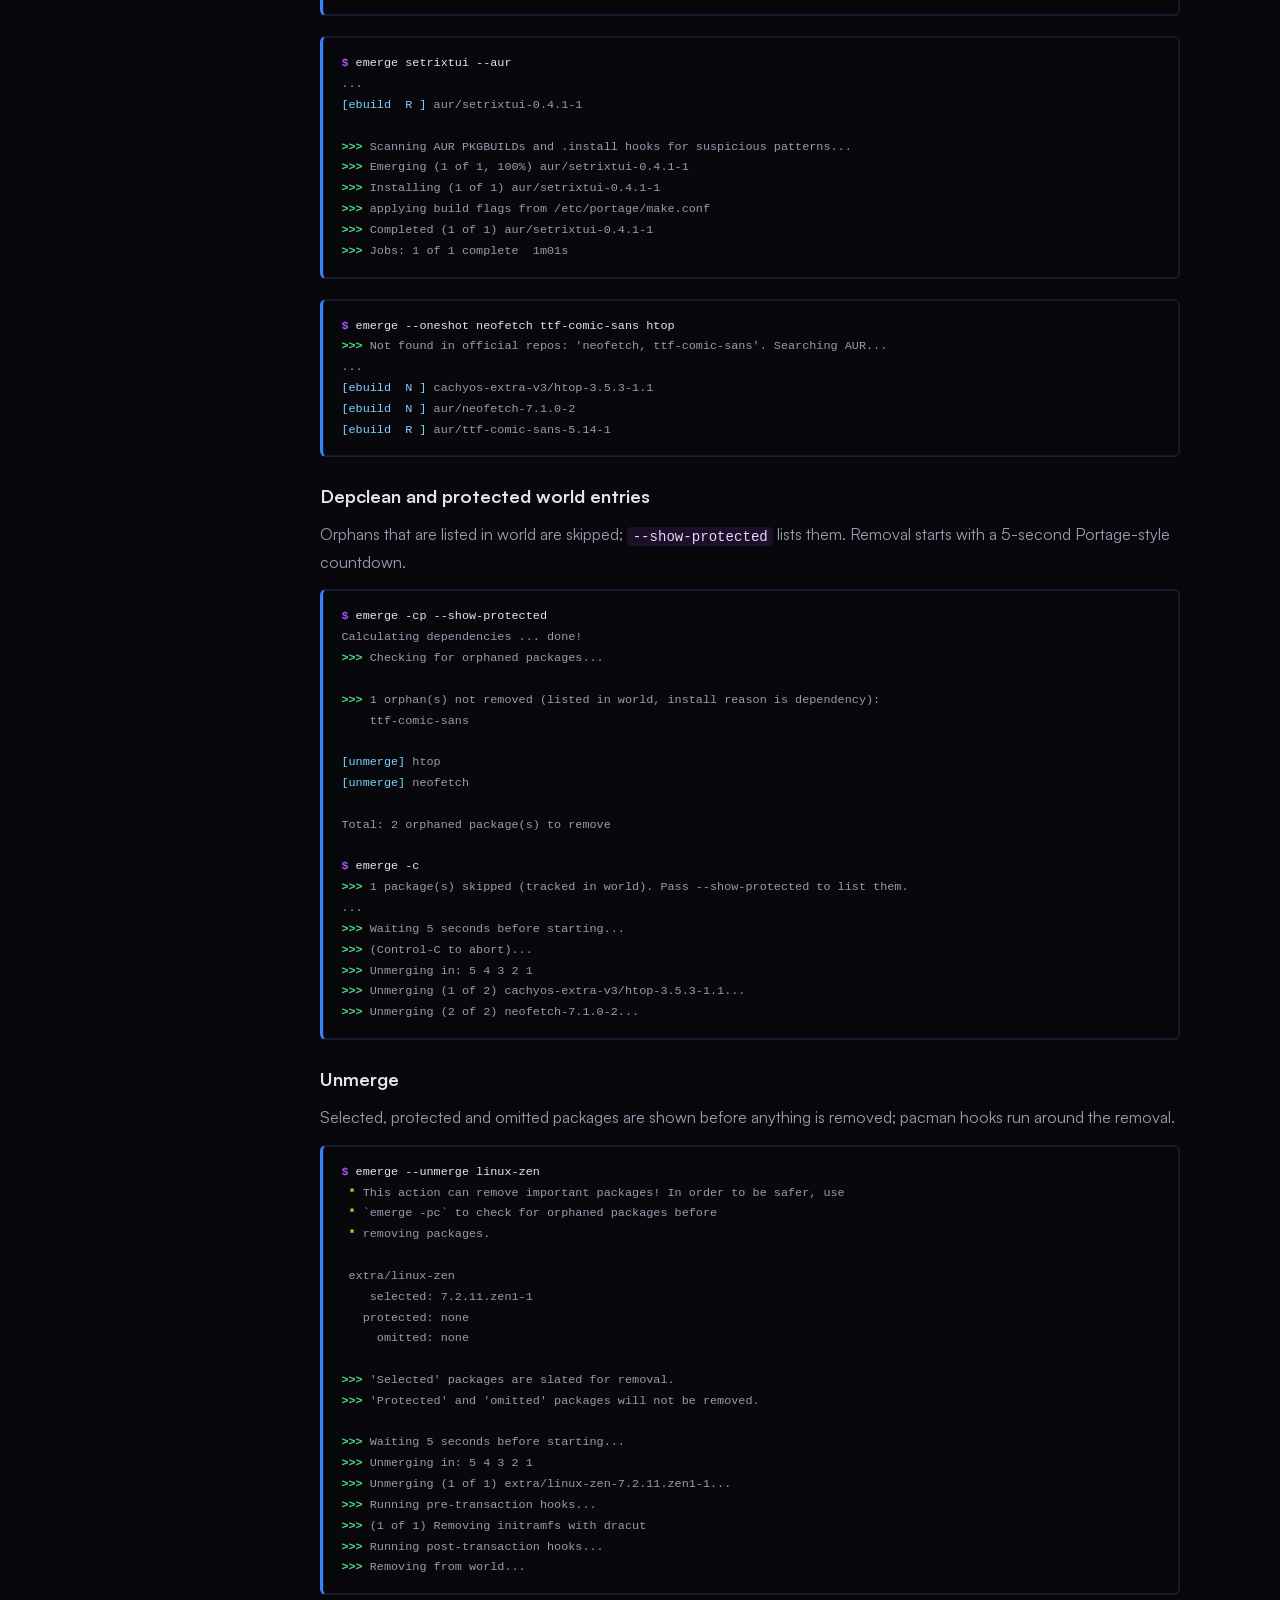
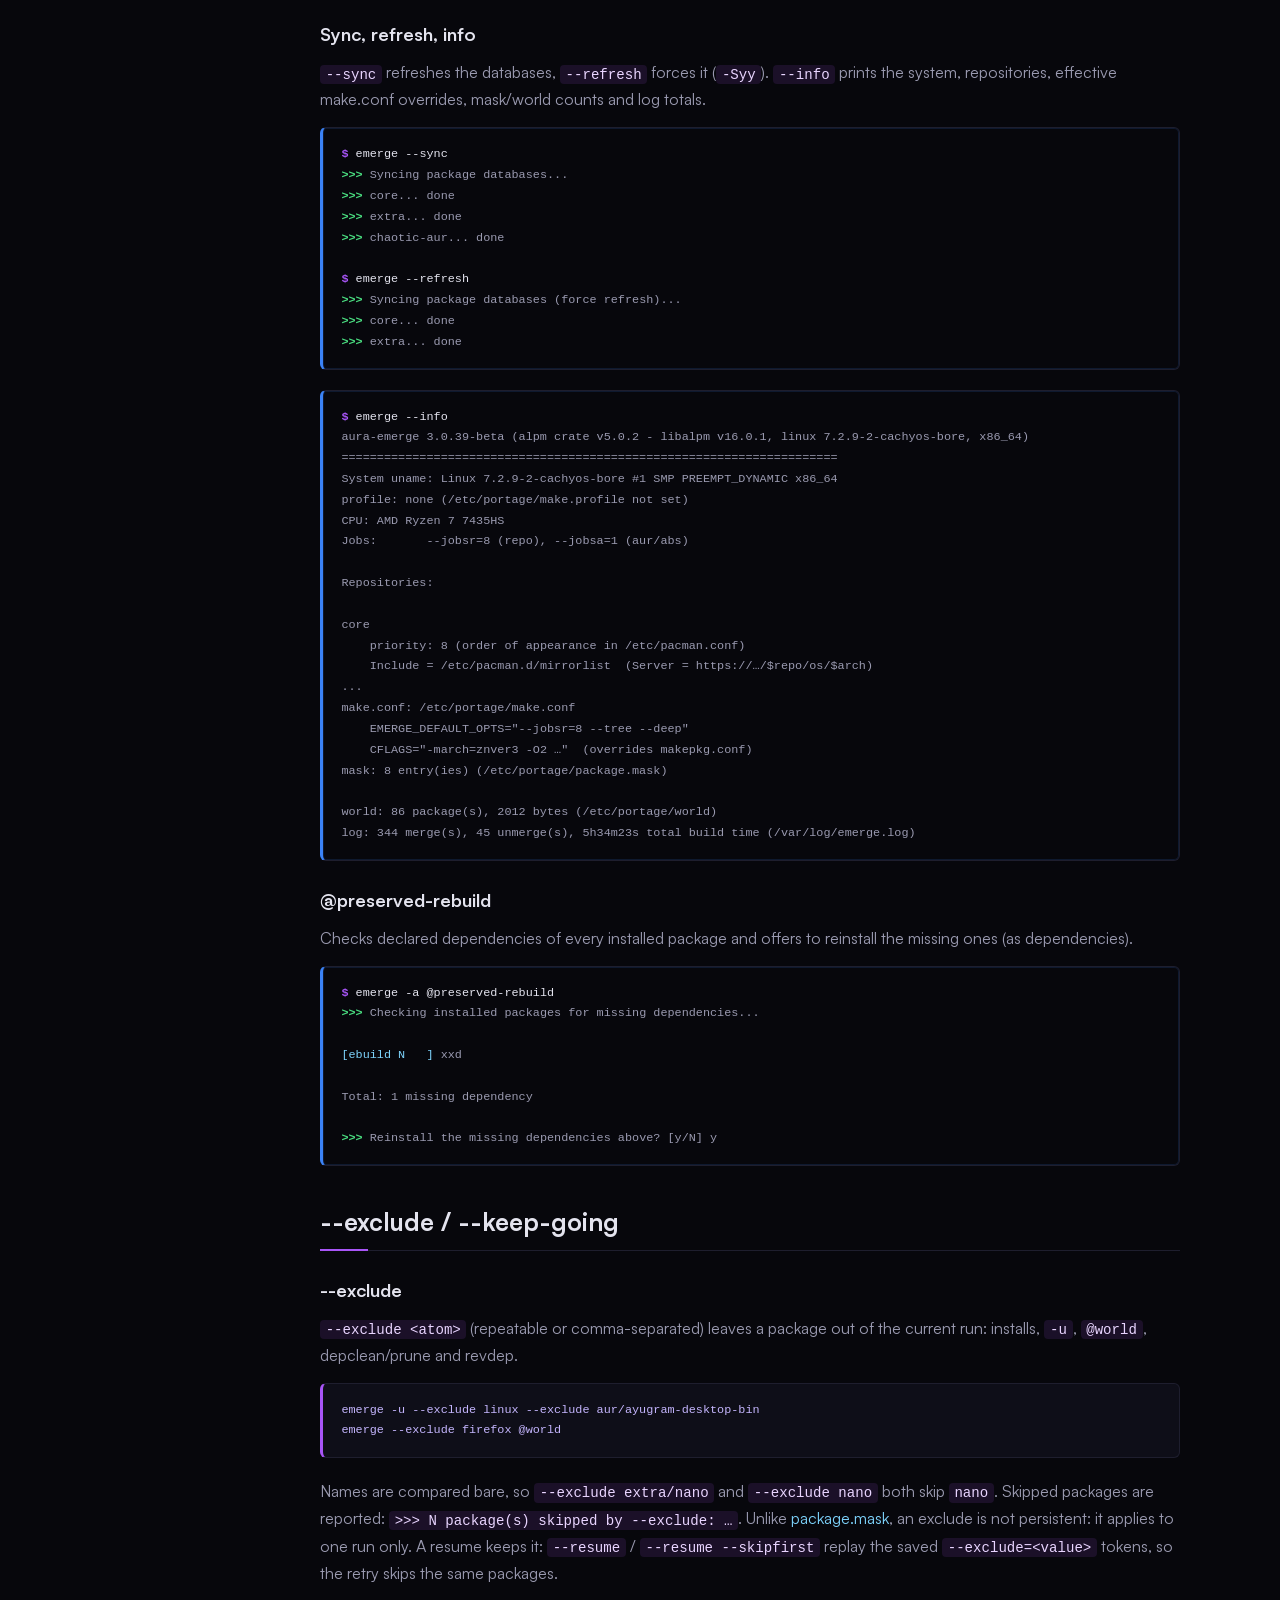
<file: aura-emerge/docs.html>
<!DOCTYPE html>
<html lang="en" data-lang="en">
<head>
  <meta charset="UTF-8" />
  <meta name="viewport" content="width=device-width, initial-scale=1" />
  <meta name="description" content="Aura-Emerge documentation — world, make.conf, mask, sandbox, scanner, usage." />
  <meta property="og:title" content="Docs · Aura-Emerge" />
  <meta property="og:description" content="Aura-Emerge documentation — world, make.conf, mask, sandbox, scanner, usage." />
  <meta property="og:type" content="website" />
  <meta name="theme-color" content="#0c0c14" />
  <link rel="canonical" href="https://undercat037.github.io/aura-emerge/docs.html" />
  <title>Docs · Aura-Emerge</title>
  <link rel="icon" type="image/svg+xml" href="../logos/slash-logo-32x32.svg" />
  <link rel="icon" type="image/x-icon" href="../logos/slash-logo-32x32.ico" />
  <link rel="shortcut icon" href="../logos/slash-logo-32x32.ico" />
  <link rel="stylesheet" href="../css/fonts.css" />
  <link rel="stylesheet" href="../css/main.css" />
</head>
<body>
  <header class="topbar">
    <a class="topbar-brand" href="index.html">
      <img src="../logos/slash-logo-64x64.svg" alt="Aura-Emerge" width="36" height="36"
           onerror="this.src='../logos/slash-logo-128x128.svg'; this.onerror=null;" />
      <div class="name"><span class="c-purple">Aura</span><span class="c-red">Emerge</span></div>
    </a>
    <div class="topbar-actions">
      <div class="lang-switch" role="group" aria-label="Language">
        <button type="button" class="lang-btn active" data-lang="en" aria-pressed="true">EN</button>
        <button type="button" class="lang-btn" data-lang="ua" aria-pressed="false">UA</button>
        <button type="button" class="lang-btn" data-lang="ru" aria-pressed="false">RU</button>
      </div>
      <a class="btn btn-ghost btn-projects" href="../" data-i18n="btn_projects">AE PROJECTS</a>
      <a class="btn btn-ghost" href="https://github.com/Undercat037/aura-emerge" target="_blank" rel="noopener" data-i18n="btn_github">GitHub</a>
      <a class="btn btn-primary" href="#install" data-i18n="btn_install">Install</a>
      <button type="button" class="menu-toggle" id="menu-toggle" data-i18n-attr="aria-label:menu_open" aria-label="Open menu">☰</button>
    </div>
  </header>

  <div class="sidebar-overlay" id="sidebar-overlay" aria-hidden="true"></div>

  <aside class="sidebar" id="sidebar" aria-label="Site navigation">
    <nav>
      <div class="nav-section">
        <div class="nav-section-title" data-i18n="nav_pages">Pages</div>
        <a class="nav-link" href="index.html" data-page="index.html"><span class="dot"></span> <span data-i18n="nav_overview">Overview</span></a>
        <a class="nav-link active" href="docs.html" data-page="docs.html"><span class="dot"></span> <span data-i18n="nav_docs">Docs</span></a>
        <a class="nav-link" href="flags.html" data-page="flags.html"><span class="dot"></span> <span data-i18n="nav_flags">Flags</span></a>
      </div>
      <div class="nav-section">
        <div class="nav-section-title" data-i18n="nav_setup">Setup</div>
        <a class="nav-link" href="#install"><span class="dot"></span> <span data-i18n="nav_install">Installation</span></a>
        <a class="nav-link" href="#makeconf"><span class="dot"></span> make.conf</a>
        <a class="nav-link" href="#reposconf"><span class="dot"></span> repos.conf</a>
        <a class="nav-link" href="#profiles"><span class="dot"></span> Profiles</a>
      </div>
      <div class="nav-section">
        <div class="nav-section-title" data-i18n="nav_files">Portage files</div>
        <a class="nav-link purple" href="#world"><span class="dot"></span> <span data-i18n="nav_world">World &amp; sets</span></a>
        <a class="nav-link" href="#mask"><span class="dot"></span> package.mask</a>
        <a class="nav-link" href="#unmask"><span class="dot"></span> package.unmask</a>
        <a class="nav-link" href="#package-env"><span class="dot"></span> package.env</a>
        <a class="nav-link" href="#hold"><span class="dot"></span> protect / freeze</a>
      </div>
      <div class="nav-section">
        <div class="nav-section-title" data-i18n="nav_daily">Daily use</div>
        <a class="nav-link" href="#usage"><span class="dot"></span> <span data-i18n="nav_usage">Usage</span></a>
        <a class="nav-link" href="#examples"><span class="dot"></span> Examples</a>
        <a class="nav-link" href="#exclude"><span class="dot"></span> --exclude / --keep-going</a>
        <a class="nav-link" href="#tree"><span class="dot"></span> --tree / --deep</a>
        <a class="nav-link" href="#progress"><span class="dot"></span> Progress / cache</a>
        <a class="nav-link" href="#batch"><span class="dot"></span> --undo / --batchinstall</a>
        <a class="nav-link" href="#log"><span class="dot"></span> emerge.log</a>
        <a class="nav-link" href="#news"><span class="dot"></span> --news</a>
        <a class="nav-link" href="#completion"><span class="dot"></span> Completion</a>
      </div>
      <div class="nav-section">
        <div class="nav-section-title" data-i18n="nav_build">Build &amp; sources</div>
        <a class="nav-link" href="#usepkg"><span class="dot"></span> --usepkg</a>
        <a class="nav-link" href="#pkgbuild-view"><span class="dot"></span> PKGBUILD review</a>
        <a class="nav-link" href="#aeforce"><span class="dot"></span> AE Force</a>
        <a class="nav-link" href="#localrepo"><span class="dot"></span> Local repos</a>
        <a class="nav-link" href="#hooks"><span class="dot"></span> ALPM hooks</a>
      </div>
      <div class="nav-section">
        <div class="nav-section-title" data-i18n="nav_maint">Maintenance</div>
        <a class="nav-link" href="#devel"><span class="dot"></span> --devel</a>
        <a class="nav-link" href="#revdep"><span class="dot"></span> --revdep-rebuild</a>
      </div>
      <div class="nav-section">
        <div class="nav-section-title" data-i18n="nav_security">Security</div>
        <a class="nav-link red" href="#scanner"><span class="dot"></span> <span data-i18n="nav_scanner">PKGBUILD scanner</span></a>
        <a class="nav-link blue" href="#sandbox"><span class="dot"></span> <span data-i18n="nav_sandbox">bwrap sandbox</span></a>
      </div>
    </nav>
  </aside>

  <div class="shell">
    <main class="main">
      <div class="content">
        <header class="page-hero">
          <h1 data-i18n="docs_title">Documentation</h1>
          <p class="lead" data-i18n="docs_lead">
            Full reference for world, make.conf, mask, sandbox, scanner, and everyday usage — the README in page form.
          </p>
        </header>

        <div class="chapter">
          <span class="lang-block" data-lang-block="en">Setup</span><span class="lang-block" data-lang-block="ua" hidden>Налаштування</span>
<span class="lang-block" data-lang-block="ru" hidden>Настройка</span>
        </div>

        <section id="install">
          <h2 class="sec-blue" data-i18n="section_install">Installation</h2>

          <div class="tabs tabs-primary" data-tabs>
            <div class="tabs-list" role="tablist">
              <button type="button" class="tab active" role="tab" aria-selected="true" data-tab="aur" data-i18n="tab_aur">AUR</button>
              <button type="button" class="tab" role="tab" aria-selected="false" data-tab="github" data-i18n="tab_github">GitHub (Beta/WIP)</button>
            </div>

            <div class="tab-panel active" data-panel="aur" role="tabpanel">
              <h3 class="lang-block" data-lang-block="en">AUR helper</h3>
              <h3 class="lang-block" data-lang-block="ua" hidden>AUR-хелпер</h3>
<h3 class="lang-block" data-lang-block="ru" hidden>AUR-хелпер</h3>
              <pre class="blue"><code>paru -S aura-emerge
# or
yay -S aura-emerge</code></pre>

              <h3>Makepkg</h3>
              <pre><code>git clone https://aur.archlinux.org/aura-emerge.git
cd aura-emerge
makepkg -si</code></pre>
            </div>

            <div class="tab-panel" data-panel="github" role="tabpanel" hidden>
              <p class="lang-block" data-lang-block="en">Development builds from source. Clone, then pick a method:</p>
              <p class="lang-block" data-lang-block="ua" hidden>Розробницькі збірки з вихідного коду. Склонуйте репозиторій і оберіть спосіб встановлення:</p>
<p class="lang-block" data-lang-block="ru" hidden>Сборка из исходников для разработки. Клонируйте репозиторий, затем выберите способ:</p>
              <pre><code>git clone https://github.com/Undercat037/aura-emerge.git
cd aura-emerge</code></pre>

              <div class="tabs tabs-nested" data-tabs>
                <div class="tabs-list" role="tablist">
                  <button type="button" class="tab active" role="tab" aria-selected="true" data-tab="manual" data-i18n="tab_manual">Manual</button>
                  <button type="button" class="tab" role="tab" aria-selected="false" data-tab="makepkg">Makepkg</button>
                  <button type="button" class="tab" role="tab" aria-selected="false" data-tab="make">Make</button>
                </div>
                <div class="tab-panel active" data-panel="manual" role="tabpanel">
                  <pre><code>cargo build --release
sudo install -Dm755 -o root -g root target/release/aura-emerge /usr/bin/emerge   # helper needs root:root 755
sudo ln -sf /usr/bin/emerge /usr/bin/portageq
sudo ln -sf /usr/bin/emerge /usr/bin/eselect
emerge --gen-completions bash | sudo tee /usr/share/bash-completion/completions/emerge
emerge --gen-completions zsh  | sudo tee /usr/share/zsh/site-functions/_emerge
emerge --gen-completions fish | sudo tee /usr/share/fish/vendor_completions.d/emerge.fish
emerge --gen-manpage | sudo tee /usr/share/man/man1/emerge.1 &gt;/dev/null
sudo install -Dm644 misc/eselect.bash-completion /usr/share/bash-completion/completions/eselect
sudo install -Dm644 misc/_eselect /usr/share/zsh/site-functions/_eselect
sudo install -Dm644 misc/eselect.fish /usr/share/fish/vendor_completions.d/eselect.fish</code></pre>
                </div>
                <div class="tab-panel" data-panel="makepkg" role="tabpanel" hidden>
                  <pre><code>makepkg -si</code></pre>
                </div>
                <div class="tab-panel" data-panel="make" role="tabpanel" hidden>
                  <pre><code>make install</code></pre>
                </div>
              </div>
            </div>
          </div>

            <div class="callout callout-stripe purple note-helper">
              <div class="callout-title"><span class="lang-block" data-lang-block="en">Root helper — permissions</span><span class="lang-block" data-lang-block="ua" hidden>Root-хелпер — права доступу</span>
<span class="lang-block" data-lang-block="ru" hidden>Root-хелпер — права доступа</span></div>
              <span class="lang-block" data-lang-block="en">The root helper (<code>--ae-service</code>) starts only if <code>/usr/bin/emerge</code> is owned by <code>root:root</code> with <code>755</code> permissions — writable only by root. A normal install (AUR package, makepkg, <code>make install</code>) already sets this; if the check ever fails: <code>sudo chown root:root /usr/bin/emerge &amp;&amp; sudo chmod 755 /usr/bin/emerge</code>.</span>
              <span class="lang-block" data-lang-block="ua" hidden>Root-хелпер (<code>--ae-service</code>) стартує лише якщо <code>/usr/bin/emerge</code> належить <code>root:root</code> з правами <code>755</code> — на запис пише тільки root. Звичайне встановлення (пакунок AUR, makepkg, <code>make install</code>) уже виставляє це; якщо перевірка впала: <code>sudo chown root:root /usr/bin/emerge &amp;&amp; sudo chmod 755 /usr/bin/emerge</code>.</span>
              <span class="lang-block" data-lang-block="ru" hidden>Root-хелпер (<code>--ae-service</code>) стартует, только если <code>/usr/bin/emerge</code> принадлежит <code>root:root</code> с правами <code>755</code> — на запись пишет только root. Обычная установка (пакет AUR, makepkg, <code>make install</code>) уже выставляет это; если проверка не прошла: <code>sudo chown root:root /usr/bin/emerge &amp;&amp; sudo chmod 755 /usr/bin/emerge</code>.</span>
            </div>

          <h3 class="lang-block" data-lang-block="en">Dependencies</h3>
          <h3 class="lang-block" data-lang-block="ua" hidden>Залежності</h3>
<h3 class="lang-block" data-lang-block="ru" hidden>Зависимости</h3>
          <ul>
            <li><strong data-i18n="deps_req">Required:</strong> <code>git</code>, <code>sudo</code>, <code>bubblewrap</code>, <code>pacman</code> (libalpm), <code>gnupg</code> (keyring, <code>--autopgp</code>)</li>
            <li><strong data-i18n="deps_opt">Optional:</strong>
              <span class="lang-block" data-lang-block="en"><code>devtools</code> (<code>--abs</code>)</span>
              <span class="lang-block" data-lang-block="ua" hidden><code>devtools</code> (<code>--abs</code>)</span>
<span class="lang-block" data-lang-block="ru" hidden><code>devtools</code> (<code>--abs</code>)</span>
            </li>
          </ul>
          <p class="lang-block" data-lang-block="en"><code>bubblewrap</code> is required for AUR/ABS builds; the only way around it is an explicit <code>--no-sandbox</code>.</p>
          <p class="lang-block" data-lang-block="ua" hidden><code>bubblewrap</code> обов’язковий для збірок AUR/ABS; обійти його можна лише явним <code>--no-sandbox</code>.</p>
          <p class="lang-block" data-lang-block="ru" hidden><code>bubblewrap</code> обязателен для сборок AUR/ABS; обойти его можно только явным <code>--no-sandbox</code>.</p>

          <div class="callout callout-stripe blue">
            <div class="callout-title" data-i18n="binary_name">Binary name</div>
            <span data-i18n="binary_name_body" data-i18n-html>The installed binary is <code>emerge</code> (with <code>portageq</code> and <code>eselect</code> symlinks). Completions (bash/zsh/fish) and the man page ship with the package and are generated from the CLI definition.</span>
          </div>
        </section>

        <section id="makeconf">
          <h2 data-i18n="section_config">make.conf</h2>
          <div class="lang-block" data-lang-block="en">
            <p><code>/etc/portage/make.conf</code> is aura-emerge's own config (not <code>makepkg.conf</code>). Only the system path is read — there is no per-user make.conf.</p>
            <p>A real config from a working machine:</p>
            <pre><code>EMERGE_DEFAULT_OPTS="--jobsr=8 --tree --deep"
COLORS="ok=#FFB3AE warn=#E7BDB9 error=#FDB1AC info=#E7BDB9 special=#cba6f7"
CFLAGS="-march=znver3 -O2 -pipe -fno-plt -fexceptions -Wp,-D_FORTIFY_SOURCE=3 -Wformat -Werror=format-security -fstack-clash-protection -fcf-protection -fstack-protector-strong -falign-functions=32 -falign-loops=32 -ftree-vectorize -funroll-loops"
CXXFLAGS="$CFLAGS -Wp,-D_GLIBCXX_ASSERTIONS"
CPPFLAGS="$CFLAGS"

RUSTFLAGS="-C target-cpu=znver3 -C opt-level=3 -C codegen-units=1 -C target-feature=+avx2,+fma,+bmi1,+bmi2,+aes,+sha,+sse4.2,+popcnt,+vaes,+vpclmulqdq,+movbe,+f16c"

LDFLAGS="-Wl,-O1 -Wl,--sort-common -Wl,--no-as-needed -Wl,-z,relro -Wl,-z,now -Wl,-z,pack-relative-relocs"

MAKEFLAGS="-j16"
NINJAFLAGS="-j16"

BUILDENV="!distcc color check !sign"
OPTIONS="strip docs !libtool !staticlibs emptydirs zipman purge !debug !lto"

FEATURES="localrepo"</code></pre>
            <ul>
              <li><strong>Syntax:</strong> flat shell-style assignments — <code>KEY="value"</code>, <code>KEY='literal'</code>, <code>KEY=(a b c)</code>. Lines starting with <code>#</code> are comments. Values are shell-expanded, so <code>-j$(nproc)</code> and <code>CXXFLAGS="$CFLAGS"</code> work.</li>
              <li><strong>Build flags</strong> are applied through a generated makepkg.conf passed to <code>makepkg --config</code>. Each build says so:</li>
            </ul>
            <pre class="term term-blue"><code><span class="t-ok">&gt;&gt;&gt;</span> applying build flags from /etc/portage/make.conf
<span class="t-ok">&gt;&gt;&gt;</span> caching sources under /home/user/.cache/aura-emerge/sources -- VCS sources (-git/-hg/-svn) fetch incrementally on rebuild instead of re-cloning; pass SRCDEST in makepkg.conf to change this.</code></pre>
            <ul>
              <li><strong>Source cache:</strong> sources are cached under <code>~/.cache/aura-emerge/sources</code>; VCS sources (<code>-git</code>/<code>-hg</code>/<code>-svn</code>) are fetched incrementally on rebuild instead of re-cloned. Set <code>SRCDEST</code> in <code>makepkg.conf</code> to change the location.</li>
              <li><strong><code>EMERGE_DEFAULT_OPTS</code></strong> is spliced into every run and accepts only an allowlist of modifier flags — not actions such as <code>--unmerge</code>.</li>
              <li><strong><code>COLORS</code></strong> sets status-line palette: <code>role=colour</code> for <code>ok</code>, <code>warn</code>, <code>error</code>, <code>info</code>, <code>special</code> (<code>#RRGGBB</code> or named colours).</li>
              <li><strong><code>FEATURES</code></strong> is AE-only: it switches aura-emerge's own functions and never maps onto makepkg (ccache/check/strip go into <code>BUILDENV</code>/<code>OPTIONS</code>). The only token is <code>localrepo</code> (see <a href="#localrepo">Local repos</a>); <code>-name</code> turns a token off, unknown tokens are shown by <code>--info</code> but do nothing.</li>
              <li><strong>Conflicts:</strong> contradicting pairs (<code>--aur</code>/<code>--abs</code>, <code>--no-sandbox</code>/<code>--unshare-net-build</code>, …) are rejected, or the config side is dropped when the command line is more specific.</li>
              <li><code>--ignore-default-opts</code> skips the defaults for one run; <code>emerge --info</code> shows the loaded files and the expanded values.</li>
            </ul>
          </div>
          <div class="lang-block" data-lang-block="ua" hidden>
            <p><code>/etc/portage/make.conf</code> — власний конфіг aura-emerge (а не <code>makepkg.conf</code>). Читається лише системний шлях — користувацького make.conf немає.</p>
            <p>Справжній конфіг з робочої машини:</p>
            <pre><code>EMERGE_DEFAULT_OPTS="--jobsr=8 --tree --deep"
COLORS="ok=#FFB3AE warn=#E7BDB9 error=#FDB1AC info=#E7BDB9 special=#cba6f7"
CFLAGS="-march=znver3 -O2 -pipe -fno-plt -fexceptions -Wp,-D_FORTIFY_SOURCE=3 -Wformat -Werror=format-security -fstack-clash-protection -fcf-protection -fstack-protector-strong -falign-functions=32 -falign-loops=32 -ftree-vectorize -funroll-loops"
CXXFLAGS="$CFLAGS -Wp,-D_GLIBCXX_ASSERTIONS"
CPPFLAGS="$CFLAGS"

RUSTFLAGS="-C target-cpu=znver3 -C opt-level=3 -C codegen-units=1 -C target-feature=+avx2,+fma,+bmi1,+bmi2,+aes,+sha,+sse4.2,+popcnt,+vaes,+vpclmulqdq,+movbe,+f16c"

LDFLAGS="-Wl,-O1 -Wl,--sort-common -Wl,--no-as-needed -Wl,-z,relro -Wl,-z,now -Wl,-z,pack-relative-relocs"

MAKEFLAGS="-j16"
NINJAFLAGS="-j16"

BUILDENV="!distcc color check !sign"
OPTIONS="strip docs !libtool !staticlibs emptydirs zipman purge !debug !lto"

FEATURES="localrepo"</code></pre>
            <ul>
              <li><strong>Синтаксис:</strong> прості присвоєння в стилі shell — <code>KEY="value"</code>, <code>KEY='literal'</code>, <code>KEY=(a b c)</code>. Рядки з <code>#</code> на початку — коментарі. Значення проходять shell-розкриття, тож працюють <code>-j$(nproc)</code> і <code>CXXFLAGS="$CFLAGS"</code>.</li>
              <li><strong>Прапори збірки</strong> застосовуються через згенерований makepkg.conf, який передається в <code>makepkg --config</code>. Кожна збірка повідомляє про це:</li>
            </ul>
            <pre class="term term-blue"><code><span class="t-ok">&gt;&gt;&gt;</span> applying build flags from /etc/portage/make.conf
<span class="t-ok">&gt;&gt;&gt;</span> caching sources under /home/user/.cache/aura-emerge/sources -- VCS sources (-git/-hg/-svn) fetch incrementally on rebuild instead of re-cloning; pass SRCDEST in makepkg.conf to change this.</code></pre>
            <ul>
              <li><strong>Кеш джерел:</strong> джерела кешуються в <code>~/.cache/aura-emerge/sources</code>; VCS-джерела (<code>-git</code>/<code>-hg</code>/<code>-svn</code>) під час перезбирання підтягуються інкрементально, а не клонуються заново. Змінити розташування можна через <code>SRCDEST</code> у <code>makepkg.conf</code>.</li>
              <li><strong><code>EMERGE_DEFAULT_OPTS</code></strong> підставляється в кожен запуск і приймає лише дозволений список модифікаторів — не дії на кшталт <code>--unmerge</code>.</li>
              <li><strong><code>COLORS</code></strong> задає палітру рядків статусу: <code>role=colour</code> для <code>ok</code>, <code>warn</code>, <code>error</code>, <code>info</code>, <code>special</code> (<code>#RRGGBB</code> або іменовані кольори).</li>
              <li><strong><code>FEATURES</code></strong> — лише для AE: перемикає власні функції aura-emerge і не перекладається в makepkg (ccache/check/strip — у <code>BUILDENV</code>/<code>OPTIONS</code>). Єдиний токен — <code>localrepo</code> (див. <a href="#localrepo">Локальні репо</a>); <code>-name</code> вимикає токен, невідомі токени показує <code>--info</code>, але вони нічого не роблять.</li>
              <li><strong>Конфлікти:</strong> суперечливі пари (<code>--aur</code>/<code>--abs</code>, <code>--no-sandbox</code>/<code>--unshare-net-build</code>, …) відхиляються, а якщо командний рядок конкретніший — частина з конфігу відкидається.</li>
              <li><code>--ignore-default-opts</code> пропускає типові значення для одного запуску; <code>emerge --info</code> показує прочитані файли та розкриті значення.</li>
            </ul>
          </div>
<div class="lang-block" data-lang-block="ru" hidden>
            <p><code>/etc/portage/make.conf</code> — собственный конфиг aura-emerge (не <code>makepkg.conf</code>). Читается только системный путь — пользовательского make.conf нет.</p>
            <p>Реальный конфиг с рабочей машины:</p>
            <pre><code>EMERGE_DEFAULT_OPTS="--jobsr=8 --tree --deep"
COLORS="ok=#FFB3AE warn=#E7BDB9 error=#FDB1AC info=#E7BDB9 special=#cba6f7"
CFLAGS="-march=znver3 -O2 -pipe -fno-plt -fexceptions -Wp,-D_FORTIFY_SOURCE=3 -Wformat -Werror=format-security -fstack-clash-protection -fcf-protection -fstack-protector-strong -falign-functions=32 -falign-loops=32 -ftree-vectorize -funroll-loops"
CXXFLAGS="$CFLAGS -Wp,-D_GLIBCXX_ASSERTIONS"
CPPFLAGS="$CFLAGS"

RUSTFLAGS="-C target-cpu=znver3 -C opt-level=3 -C codegen-units=1 -C target-feature=+avx2,+fma,+bmi1,+bmi2,+aes,+sha,+sse4.2,+popcnt,+vaes,+vpclmulqdq,+movbe,+f16c"

LDFLAGS="-Wl,-O1 -Wl,--sort-common -Wl,--no-as-needed -Wl,-z,relro -Wl,-z,now -Wl,-z,pack-relative-relocs"

MAKEFLAGS="-j16"
NINJAFLAGS="-j16"

BUILDENV="!distcc color check !sign"
OPTIONS="strip docs !libtool !staticlibs emptydirs zipman purge !debug !lto"

FEATURES="localrepo"</code></pre>
            <ul>
              <li><strong>Синтаксис:</strong> плоские shell-присваивания — <code>KEY="value"</code>, <code>KEY='literal'</code>, <code>KEY=(a b c)</code>. Строки с <code>#</code> — комментарии. Значения раскрываются оболочкой, поэтому работают <code>-j$(nproc)</code> и <code>CXXFLAGS="$CFLAGS"</code>.</li>
              <li><strong>Флаги сборки</strong> применяются через сгенерированный makepkg.conf, передаваемый в <code>makepkg --config</code>. Каждая сборка пишет об этом:</li>
            </ul>
            <pre class="term term-blue"><code><span class="t-ok">&gt;&gt;&gt;</span> applying build flags from /etc/portage/make.conf
<span class="t-ok">&gt;&gt;&gt;</span> caching sources under /home/user/.cache/aura-emerge/sources -- VCS sources (-git/-hg/-svn) fetch incrementally on rebuild instead of re-cloning; pass SRCDEST in makepkg.conf to change this.</code></pre>
            <ul>
              <li><strong>Кэш исходников:</strong> исходники кэшируются в <code>~/.cache/aura-emerge/sources</code>; VCS-источники (<code>-git</code>/<code>-hg</code>/<code>-svn</code>) подтягиваются инкрементально при пересборке, а не клонируются заново. Расположение меняется через <code>SRCDEST</code> в <code>makepkg.conf</code>.</li>
              <li><strong><code>EMERGE_DEFAULT_OPTS</code></strong> подставляется в каждый запуск и принимает только разрешённый список модификаторов — не действия вроде <code>--unmerge</code>.</li>
              <li><strong><code>COLORS</code></strong> задаёт палитру строк статуса: <code>role=colour</code> для <code>ok</code>, <code>warn</code>, <code>error</code>, <code>info</code>, <code>special</code> (<code>#RRGGBB</code> или именованные цвета).</li>
              <li><strong><code>FEATURES</code></strong> — только для AE: переключает собственные функции aura-emerge и не переводится в makepkg (ccache/check/strip — в <code>BUILDENV</code>/<code>OPTIONS</code>). Единственный токен — <code>localrepo</code> (см. <a href="#localrepo">Локальные репо</a>); <code>-name</code> выключает токен, неизвестные токены показывает <code>--info</code>, но они ничего не делают.</li>
              <li><strong>Конфликты:</strong> противоречащие пары (<code>--aur</code>/<code>--abs</code>, <code>--no-sandbox</code>/<code>--unshare-net-build</code>, …) отклоняются, либо сторона конфига сбрасывается, когда командная строка конкретнее.</li>
              <li><code>--ignore-default-opts</code> пропускает дефолты на один запуск; <code>emerge --info</code> показывает загруженные файлы и раскрытые значения.</li>
            </ul>
          </div>
        </section>

        <section id="reposconf">
          <h2>repos.conf</h2>
          <div class="lang-block" data-lang-block="en">
            <p><code>/etc/portage/repos.conf</code> (a file, or <code>repos.conf/*.conf</code>) is the Gentoo-style repository list that emerge reads directly when <code>FEATURES="repos"</code> is set in <a href="#makeconf">make.conf</a>. A numeric <code>priority</code> orders the repos (a higher number wins; ties break by declaration order, duplicates are reported); <code>sync-uri</code> and <code>include</code> (mirrorlists) provide the servers, with <code>$repo</code>/<code>$arch</code> (also <code>$arch_v3</code>/<code>$arch_v4</code>) expanded.</p>
            <pre><code>[cachyos-v3]
priority = 60
sync-uri = https://mirror.example.com/cachyos-v3/os/$arch
include  = /etc/pacman.d/cachyos-v3-mirrorlist
sync-type = sync</code></pre>
            <p>Keys: <code>priority</code>, <code>sync-uri</code>, <code>include</code>, <code>verify-signature</code> (pacman SigLevel string), <code>location</code> (CacheDir for this repo), <code>auto-sync</code>, <code>sync-type</code> (<code>sync</code> default / <code>refresh</code> = <code>-Syy</code> style for that repo). For pacman (and other AUR helpers) a pacman-style fragment is regenerated from it at <code>emerge --sync</code> into <code>/etc/portage/ae-generated-repos.conf</code> — point <code>Include =</code> there if you want it. The aurutils-style local repos keep their own static include, <code>ae-repos.conf</code> (<a href="#localrepo">Local repos</a>).</p>
          </div>
          <div class="lang-block" data-lang-block="ua" hidden>
            <p><code>/etc/portage/repos.conf</code> (файл або <code>repos.conf/*.conf</code>) — список репозиторіїв у стилі Gentoo, який emerge читає безпосередньо, коли у <a href="#makeconf">make.conf</a> стоїть <code>FEATURES="repos"</code>. Числовий <code>priority</code> задає порядок (більше — вищий; однакові розв'язуються порядком оголошення, дублікати повідомляються); сервери дають <code>sync-uri</code> і <code>include</code> (mirrorlist), з розгортанням <code>$repo</code>/<code>$arch</code> (а також <code>$arch_v3</code>/<code>$arch_v4</code>).</p>
            <pre><code>[cachyos-v3]
priority = 60
sync-uri = https://mirror.example.com/cachyos-v3/os/$arch
include  = /etc/pacman.d/cachyos-v3-mirrorlist
sync-type = sync</code></pre>
            <p>Ключі: <code>priority</code>, <code>sync-uri</code>, <code>include</code>, <code>verify-signature</code> (рядок SigLevel pacman), <code>location</code> (CacheDir для репо), <code>auto-sync</code>, <code>sync-type</code> (<code>sync</code> за замовчуванням / <code>refresh</code> — стиль <code>-Syy</code> для цього репо). Для pacman (та інших AUR-хелперів) пакманоподібний фрагмент перегенеровується під час <code>emerge --sync</code> у <code>/etc/portage/ae-generated-repos.conf</code> — за потреби підключіть <code>Include =</code> там. Локальні репо в стилі aurutils мають власний статичний include, <code>ae-repos.conf</code> (<a href="#localrepo">Локальні репо</a>).</p>
          </div>
          <div class="lang-block" data-lang-block="ru" hidden>
            <p><code>/etc/portage/repos.conf</code> (файл или <code>repos.conf/*.conf</code>) — список репозиториев в стиле Gentoo, который emerge читает напрямую, когда в <a href="#makeconf">make.conf</a> стоит <code>FEATURES="repos"</code>. Числовой <code>priority</code> задаёт порядок (больше — выше; равные разрешаются порядком объявления, дубликаты сообщаются); серверы дают <code>sync-uri</code> и <code>include</code> (mirrorlist), с раскрытием <code>$repo</code>/<code>$arch</code> (а также <code>$arch_v3</code>/<code>$arch_v4</code>).</p>
            <pre><code>[cachyos-v3]
priority = 60
sync-uri = https://mirror.example.com/cachyos-v3/os/$arch
include  = /etc/pacman.d/cachyos-v3-mirrorlist
sync-type = sync</code></pre>
            <p>Ключи: <code>priority</code>, <code>sync-uri</code>, <code>include</code>, <code>verify-signature</code> (строка SigLevel pacman), <code>location</code> (CacheDir репозитория), <code>auto-sync</code>, <code>sync-type</code> (<code>sync</code> по умолчанию / <code>refresh</code> — стиль <code>-Syy</code> для репозитория). Для pacman (и других AUR-хелперов) пакманоподобный фрагмент перегенерируется при <code>emerge --sync</code> в <code>/etc/portage/ae-generated-repos.conf</code> — при желании подключите <code>Include =</code> там. Локальные репозитории в стиле aurutils держат собственный статический include, <code>ae-repos.conf</code> (<a href="#localrepo">Локальные репо</a>).</p>
          </div>
        </section>

        <section id="profiles">
          <h2>Profiles / @system / eselect</h2>
          <div class="lang-block" data-lang-block="en">
            <p><code>/etc/portage/make.profile</code> is a symlink to a profile directory in Portage layout; profile trees live under <code>/var/db/repos/portage/profiles</code>. A profile may define <code>parent</code> (chains are expanded depth-first), <code>packages</code> (a <code>*name</code> line puts the package into the <code>@system</code> bootstrap set), <code>package.mask</code> and <code>make.defaults</code>. <code>emerge @system</code> installs that set.</p>
            <pre class="blue"><code>emerge --list-profiles                    # numbered list, current one marked *
sudo emerge --set-profile 12              # by index, or by path
# or the separate ae-eselect package (see the ae-eselect page):
sudo eselect profile set 3</code></pre>
            <p>Profiles are best managed with <a href="../ae-eselect/">ae-eselect</a>, the standalone eselect package for AE (<code>eselect profile list | show | set</code>, plus repository, world, cache and java modules). Until it is installed, the built-in shim covers the same profile module: <code>sudo ln -sf /usr/bin/emerge /usr/bin/eselect</code>. <code>emerge --info</code> prints <code>profile: none …</code> while no profile is set.</p>
          </div>
          <div class="lang-block" data-lang-block="ua" hidden>
            <p><code>/etc/portage/make.profile</code> — символічне посилання на каталог профілю в розкладці Portage; дерева профілів лежать у <code>/var/db/repos/portage/profiles</code>. Профіль може задавати <code>parent</code> (ланцюги розкриваються вглиб), <code>packages</code> (рядок <code>*name</code> додає пакунок до початкового набору <code>@system</code>), <code>package.mask</code> і <code>make.defaults</code>. <code>emerge @system</code> встановлює цей набір.</p>
            <pre class="blue"><code>emerge --list-profiles                    # нумерований список, поточний позначено *
sudo emerge --set-profile 12              # за індексом або шляхом
# або окремий пакунок ae-eselect (див. сторінку ae-eselect):
sudo eselect profile set 3</code></pre>
            <p>Профілі зручніше керувати через <a href="../ae-eselect/">ae-eselect</a> — окремий пакунок eselect для AE (<code>eselect profile list | show | set</code> плюс модулі repository, world, cache і java). Поки його не встановлено, вбудований shim реалізує той самий модуль profile: <code>sudo ln -sf /usr/bin/emerge /usr/bin/eselect</code>. Поки профіль не задано, <code>emerge --info</code> друкує <code>profile: none …</code>.</p>
          </div>
          <div class="lang-block" data-lang-block="ru" hidden>
            <p><code>/etc/portage/make.profile</code> — симлинк на каталог профиля в раскладке Portage; деревья профилей лежат в <code>/var/db/repos/portage/profiles</code>. Профиль может задавать <code>parent</code> (цепочки раскрываются вглубь), <code>packages</code> (строка <code>*name</code> добавляет пакет в начальный набор <code>@system</code>), <code>package.mask</code> и <code>make.defaults</code>. <code>emerge @system</code> устанавливает этот набор.</p>
            <pre class="blue"><code>emerge --list-profiles                    # нумерованный список, текущий помечен *
sudo emerge --set-profile 12              # по индексу или пути
# или отдельный пакет ae-eselect (см. страницу ae-eselect):
sudo eselect profile set 3</code></pre>
            <p>Профилями удобнее управлять через <a href="../ae-eselect/">ae-eselect</a> — отдельный пакет eselect для AE (<code>eselect profile list | show | set</code> плюс модули repository, world, cache и java). Пока он не установлен, встроенный shim реализует тот же модуль profile: <code>sudo ln -sf /usr/bin/emerge /usr/bin/eselect</code>. Пока профиль не задан, <code>emerge --info</code> печатает <code>profile: none …</code>.</p>
          </div>
        </section>

        <div class="chapter">
          <span class="lang-block" data-lang-block="en">Portage files</span><span class="lang-block" data-lang-block="ua" hidden>Файли Portage</span>
<span class="lang-block" data-lang-block="ru" hidden>Файлы Portage</span>
        </div>

        <section id="world">
          <h2 data-i18n="section_world">World &amp; sets</h2>
          <div class="lang-block" data-lang-block="en">
            <p>Path: <code>/etc/portage/world</code>. Every explicitly installed package is added automatically and removed on unmerge. You can edit it by hand: one package per line, optional repo prefix. State writes (world, <code>resume.state</code>, <code>lastaction.state</code>) take a cross-process advisory lock (<code>/etc/portage/.state.lock</code>), so two parallel emerges cannot interleave a read-modify-write.</p>
            <pre><code>cachyos-extra-v3/rust-analyzer
aur/ayugram-desktop-bin
abs/nano-custom
extra/firefox
Err/local-thing</code></pre>
            <p>Prefixes: the name of any sync repository (third-party ones included), <code>aur/</code>, <code>abs/</code>, or <code>Err/</code> (source unknown).</p>
            <pre class="term term-blue"><code><span class="t-ps">$</span> <span class="t-cmd">rg keyring /etc/portage/world</span>
cachyos/archlinux-keyring
cachyos/cachyos-keyring
chaotic-aur/chaotic-keyring</code></pre>
            <h3>Two meanings of <code>@world</code></h3>
            <ul>
              <li><strong><code>emerge @world</code></strong> (no <code>-u</code>) — <em>provision</em>: install whatever world lists that is not on the system yet.</li>
              <li><strong><code>emerge -u @world</code></strong> (or <code>emerge -u</code>) — <em>upgrade</em>: upgrade everything already installed. It does not read world.</li>
              <li><strong><code>emerge --sync</code></strong> — database refresh only.</li>
            </ul>
            <h3>Custom sets</h3>
            <p><code>/etc/portage/sets/&lt;name&gt;.set</code> is invoked as <code>@&lt;name&gt;</code>. One atom per line, <code>#</code> comments allowed. Sets combine freely with each other and with plain packages:</p>
            <pre class="blue"><code>emerge @game-kit @dev-tools neovim
emerge --list-sets</code></pre>
            <p>A set file may name other sets as <code>@other</code> (expanded recursively, cycle-safe). Installing <code>@name</code> records <code>@name</code> in world, so its members stay protected from depclean until you remove them from the set file. <code>-s @name</code> shows where each member comes from (repo / aur / not found).</p>
            <p>Entries without a prefix are resolved through the official repos first, and through the AUR only if that misses — here <code>ttf-comic-sans</code> comes from the AUR:</p>
            <pre class="term term-blue"><code><span class="t-ps">$</span> <span class="t-cmd">emerge -at @fonts</span>
<span class="t-ok">&gt;&gt;&gt;</span> Not found in official repos: 'ttf-comic-sans'. Searching AUR...

These are the packages that would be merged, in order:

Calculating dependencies... done!

<span class="t-tag">[ebuild  R ]</span> noto-fonts-1:2026.09.01-1
<span class="t-tag">[ebuild  R ]</span> noto-fonts-emoji-1:2.051-1
<span class="t-tag">[ebuild  R ]</span> ttf-material-icons-2.874-1
<span class="t-tag">[ebuild  R ]</span> aur/ttf-comic-sans-5.14-1
<span class="t-tag">[ebuild  R ]</span> `-- gnu-free-fonts-20120503-9

Total: 8 package(s)</code></pre>
            <p><code>--regen-world</code> / <code>--regen-sets @name</code> re-resolve repo prefixes. Add <code>--regen-sort</code> to alphabetize a set (this drops comments and grouping).</p>
            <h3>Layout of <code>/etc/portage</code></h3>
            <pre><code>/etc/portage/
├── make.conf
├── repos.conf/          <span class="t-dim"># repositories (FEATURES="repos")</span>
├── env/                 <span class="t-dim"># env files for package.env</span>
├── package.env/         <span class="t-dim"># a file, or a directory of files</span>
├── make.profile -&gt;      <span class="t-dim"># profile symlink (see Profiles)</span>
├── package.mask/        <span class="t-dim"># a file, or a directory of files</span>
├── package.protect/     <span class="t-dim"># never remove</span>
├── package.freeze/      <span class="t-dim"># never upgrade</span>
├── hooks/               <span class="t-dim"># user alpm hooks (*.hook)</span>
├── sets/                <span class="t-dim"># custom sets: &lt;name&gt;.set</span>
├── world
├── lastaction.state     <span class="t-dim"># emerge's own state files</span>
└── resume.state</code></pre>

            <h3>Upgrade + sync in one go</h3>
            <pre class="term term-blue"><code><span class="t-ps">$</span> <span class="t-cmd">emerge -uat @world --sync</span>
<span class="t-ok">&gt;&gt;&gt;</span> Syncing package databases...
<span class="t-ok">&gt;&gt;&gt;</span> core... done
<span class="t-ok">&gt;&gt;&gt;</span> extra... done
<span class="t-ok">&gt;&gt;&gt;</span> chaotic-aur... done
 * IMPORTANT: 9 news item(s) need reading for repository 'arch'.
 * Use emerge --news to view new items.

Calculating dependencies ... done!

<span class="t-ok">&gt;&gt;&gt;</span> Upgrading system (official repos)...
<span class="t-ok">&gt;&gt;&gt;</span> holding back 1 package(s) (--exclude / /etc/portage/package.mask): artix-keyring

<span class="t-tag">[ebuild U   ]</span> harfbuzz [14.5.1-1.1 -&gt; 14.6.0-1.1]
<span class="t-tag">[ebuild U   ]</span> nano [9.2-1 -&gt; 9.2-1.1]
<span class="t-tag">[ebuild U   ]</span> tailscale [1.102.4-1.1 -&gt; 1.102.5-1.1]

Total: 4 official package(s) to upgrade
<span class="t-ok">&gt;&gt;&gt;</span> No AUR packages out of date.
Would you like to merge these packages? [Yes/No] <span class="t-in">y</span>
<span class="t-ok">&gt;&gt;&gt;</span> Jobs: 4 of 4 complete</code></pre>

          </div>
          <div class="lang-block" data-lang-block="ua" hidden>
            <p>Шлях: <code>/etc/portage/world</code>. Кожен явно встановлений пакунок додається автоматично, а при видаленні (unmerge) прибирається. Файл можна редагувати вручну: один пакунок на рядок, префікс репозиторію необов'язковий. Записи стану (world, <code>resume.state</code>, <code>lastaction.state</code>) беруть міжпроцесне advisory-блокування (<code>/etc/portage/.state.lock</code>), тож два паралельні emerge не можуть перемішати read-modify-write.</p>
            <pre><code>cachyos-extra-v3/rust-analyzer
aur/ayugram-desktop-bin
abs/nano-custom
extra/firefox
Err/local-thing</code></pre>
            <p>Префікси: назва будь-якого синхронізованого репозиторію (зокрема сторонніх), <code>aur/</code>, <code>abs/</code> або <code>Err/</code> (джерело невідоме).</p>
            <pre class="term term-blue"><code><span class="t-ps">$</span> <span class="t-cmd">rg keyring /etc/portage/world</span>
cachyos/archlinux-keyring
cachyos/cachyos-keyring
chaotic-aur/chaotic-keyring</code></pre>
            <h3>Два значення <code>@world</code></h3>
            <ul>
              <li><strong><code>emerge @world</code></strong> (без <code>-u</code>) — <em>розгортання</em> (provision): установити все, що є у world, але ще відсутнє в системі.</li>
              <li><strong><code>emerge -u @world</code></strong> (або <code>emerge -u</code>) — <em>оновлення</em>: оновити все вже встановлене. Файл world при цьому не читається.</li>
              <li><strong><code>emerge --sync</code></strong> — лише освіження баз.</li>
            </ul>
            <h3>Власні набори</h3>
            <p><code>/etc/portage/sets/&lt;name&gt;.set</code> викликається як <code>@&lt;name&gt;</code>. Один атом на рядок, коментарі через <code>#</code> дозволені. Набори вільно комбінуються між собою та зі звичайними пакунками:</p>
            <pre class="blue"><code>emerge @game-kit @dev-tools neovim
emerge --list-sets</code></pre>
            <p>Файл набору може містити інші набори як <code>@other</code> (розкриваються рекурсивно, цикли безпечні). Встановлення <code>@name</code> записує <code>@name</code> у world, тож учасники набору захищені від depclean, доки їх не приберуть із файлу набору. <code>-s @name</code> показує, звідки походить кожен пакунок (repo / aur / не знайдено).</p>
            <p>Записи без префікса спершу шукаються в офіційних репозиторіях і лише за невдачі — в AUR. Тут <code>ttf-comic-sans</code> береться з AUR:</p>
            <pre class="term term-blue"><code><span class="t-ps">$</span> <span class="t-cmd">emerge -at @fonts</span>
<span class="t-ok">&gt;&gt;&gt;</span> Not found in official repos: 'ttf-comic-sans'. Searching AUR...

These are the packages that would be merged, in order:

Calculating dependencies... done!

<span class="t-tag">[ebuild  R ]</span> noto-fonts-1:2026.09.01-1
<span class="t-tag">[ebuild  R ]</span> noto-fonts-emoji-1:2.051-1
<span class="t-tag">[ebuild  R ]</span> ttf-material-icons-2.874-1
<span class="t-tag">[ebuild  R ]</span> aur/ttf-comic-sans-5.14-1
<span class="t-tag">[ebuild  R ]</span> `-- gnu-free-fonts-20120503-9

Total: 8 package(s)</code></pre>
            <p><code>--regen-world</code> / <code>--regen-sets @name</code> повторно визначають префікси репозиторіїв. З <code>--regen-sort</code> набір упорядковується за абеткою (коментарі та групування при цьому втрачаються).</p>
            <h3>Структура <code>/etc/portage</code></h3>
            <pre><code>/etc/portage/
├── make.conf
├── repos.conf/          <span class="t-dim"># repositories (FEATURES="repos")</span>
├── env/                 <span class="t-dim"># env files for package.env</span>
├── package.env/         <span class="t-dim"># a file, or a directory of files</span>
├── make.profile -&gt;      <span class="t-dim"># profile symlink (see Profiles)</span>
├── package.mask/        <span class="t-dim"># a file, or a directory of files</span>
├── package.protect/     <span class="t-dim"># never remove</span>
├── package.freeze/      <span class="t-dim"># never upgrade</span>
├── hooks/               <span class="t-dim"># user alpm hooks (*.hook)</span>
├── sets/                <span class="t-dim"># custom sets: &lt;name&gt;.set</span>
├── world
├── lastaction.state     <span class="t-dim"># emerge's own state files</span>
└── resume.state</code></pre>

            <h3>Оновлення + sync одним запуском</h3>
            <pre class="term term-blue"><code><span class="t-ps">$</span> <span class="t-cmd">emerge -uat @world --sync</span>
<span class="t-ok">&gt;&gt;&gt;</span> Syncing package databases...
<span class="t-ok">&gt;&gt;&gt;</span> core... done
<span class="t-ok">&gt;&gt;&gt;</span> extra... done
<span class="t-ok">&gt;&gt;&gt;</span> chaotic-aur... done
 * IMPORTANT: 9 news item(s) need reading for repository 'arch'.
 * Use emerge --news to view new items.

Calculating dependencies ... done!

<span class="t-ok">&gt;&gt;&gt;</span> Upgrading system (official repos)...
<span class="t-ok">&gt;&gt;&gt;</span> holding back 1 package(s) (--exclude / /etc/portage/package.mask): artix-keyring

<span class="t-tag">[ebuild U   ]</span> harfbuzz [14.5.1-1.1 -&gt; 14.6.0-1.1]
<span class="t-tag">[ebuild U   ]</span> nano [9.2-1 -&gt; 9.2-1.1]
<span class="t-tag">[ebuild U   ]</span> tailscale [1.102.4-1.1 -&gt; 1.102.5-1.1]

Total: 4 official package(s) to upgrade
<span class="t-ok">&gt;&gt;&gt;</span> No AUR packages out of date.
Would you like to merge these packages? [Yes/No] <span class="t-in">y</span>
<span class="t-ok">&gt;&gt;&gt;</span> Jobs: 4 of 4 complete</code></pre>

          </div>
<div class="lang-block" data-lang-block="ru" hidden>
            <p>Путь: <code>/etc/portage/world</code>. Каждый явно установленный пакет добавляется автоматически и убирается при unmerge. Можно править вручную: один пакет на строку, опциональный префикс репозитория. Записи состояния (world, <code>resume.state</code>, <code>lastaction.state</code>) берут межпроцессную advisory-блокировку (<code>/etc/portage/.state.lock</code>), так что два параллельных emerge не могут перемешать read-modify-write.</p>
            <pre><code>cachyos-extra-v3/rust-analyzer
aur/ayugram-desktop-bin
abs/nano-custom
extra/firefox
Err/local-thing</code></pre>
            <p>Префиксы: имя любого sync-репозитория (включая сторонние), <code>aur/</code>, <code>abs/</code> или <code>Err/</code> (источник неизвестен).</p>
            <pre class="term term-blue"><code><span class="t-ps">$</span> <span class="t-cmd">rg keyring /etc/portage/world</span>
cachyos/archlinux-keyring
cachyos/cachyos-keyring
chaotic-aur/chaotic-keyring</code></pre>
            <h3>Два смысла <code>@world</code></h3>
            <ul>
              <li><strong><code>emerge @world</code></strong> (без <code>-u</code>) — <em>provision</em>: установить то, что есть в world, но ещё не на системе.</li>
              <li><strong><code>emerge -u @world</code></strong> (или <code>emerge -u</code>) — <em>upgrade</em>: обновить всё уже установленное. World не читает.</li>
              <li><strong><code>emerge --sync</code></strong> — только обновление баз.</li>
            </ul>
            <h3>Пользовательские наборы</h3>
            <p><code>/etc/portage/sets/&lt;name&gt;.set</code> вызывается как <code>@&lt;name&gt;</code>. Один атом на строку, допускаются комментарии <code>#</code>. Наборы свободно сочетаются друг с другом и с обычными пакетами:</p>
            <pre class="blue"><code>emerge @game-kit @dev-tools neovim
emerge --list-sets</code></pre>
            <p>Файл набора может перечислять другие наборы как <code>@other</code> (раскрываются рекурсивно, циклы безопасны). Установка <code>@name</code> записывает <code>@name</code> в world, так что участники набора защищены от depclean, пока их не уберут из файла набора. <code>-s @name</code> показывает, откуда берётся каждый пакет (repo / aur / не найден).</p>
            <p>Записи без префикса сначала ищутся в официальных репозиториях, и только при промахе — в AUR; здесь <code>ttf-comic-sans</code> приходит из AUR:</p>
            <pre class="term term-blue"><code><span class="t-ps">$</span> <span class="t-cmd">emerge -at @fonts</span>
<span class="t-ok">&gt;&gt;&gt;</span> Not found in official repos: 'ttf-comic-sans'. Searching AUR...

These are the packages that would be merged, in order:

Calculating dependencies... done!

<span class="t-tag">[ebuild  R ]</span> noto-fonts-1:2026.09.01-1
<span class="t-tag">[ebuild  R ]</span> noto-fonts-emoji-1:2.051-1
<span class="t-tag">[ebuild  R ]</span> ttf-material-icons-2.874-1
<span class="t-tag">[ebuild  R ]</span> aur/ttf-comic-sans-5.14-1
<span class="t-tag">[ebuild  R ]</span> `-- gnu-free-fonts-20120503-9

Total: 8 package(s)</code></pre>
            <p><code>--regen-world</code> / <code>--regen-sets @name</code> заново разрешают префиксы репозиториев. Добавьте <code>--regen-sort</code>, чтобы отсортировать набор по алфавиту (это убирает комментарии и группировку).</p>
            <h3>Структура <code>/etc/portage</code></h3>
            <pre><code>/etc/portage/
├── make.conf
├── repos.conf/          <span class="t-dim"># репозитории (FEATURES="repos")</span>
├── env/                 <span class="t-dim"># env-файлы для package.env</span>
├── package.env/         <span class="t-dim"># файл или каталог файлов</span>
├── make.profile -&gt;      <span class="t-dim"># симлинк профиля (см. Profiles)</span>
├── package.mask/        <span class="t-dim"># файл или каталог файлов</span>
├── package.protect/     <span class="t-dim"># никогда не удалять</span>
├── package.freeze/      <span class="t-dim"># никогда не обновлять</span>
├── hooks/               <span class="t-dim"># пользовательские alpm-хуки (*.hook)</span>
├── sets/                <span class="t-dim"># пользовательские наборы: &lt;name&gt;.set</span>
├── world
├── lastaction.state     <span class="t-dim"># служебные state-файлы emerge</span>
└── resume.state</code></pre>

            <h3>Обновление + sync одним запуском</h3>
            <pre class="term term-blue"><code><span class="t-ps">$</span> <span class="t-cmd">emerge -uat @world --sync</span>
<span class="t-ok">&gt;&gt;&gt;</span> Syncing package databases...
<span class="t-ok">&gt;&gt;&gt;</span> core... done
<span class="t-ok">&gt;&gt;&gt;</span> extra... done
<span class="t-ok">&gt;&gt;&gt;</span> chaotic-aur... done
 * IMPORTANT: 9 news item(s) need reading for repository 'arch'.
 * Use emerge --news to view new items.

Calculating dependencies ... done!

<span class="t-ok">&gt;&gt;&gt;</span> Upgrading system (official repos)...
<span class="t-ok">&gt;&gt;&gt;</span> holding back 1 package(s) (--exclude / /etc/portage/package.mask): artix-keyring

<span class="t-tag">[ebuild U   ]</span> harfbuzz [14.5.1-1.1 -&gt; 14.6.0-1.1]
<span class="t-tag">[ebuild U   ]</span> nano [9.2-1 -&gt; 9.2-1.1]
<span class="t-tag">[ebuild U   ]</span> tailscale [1.102.4-1.1 -&gt; 1.102.5-1.1]

Total: 4 official package(s) to upgrade
<span class="t-ok">&gt;&gt;&gt;</span> No AUR packages out of date.
Would you like to merge these packages? [Yes/No] <span class="t-in">y</span>
<span class="t-ok">&gt;&gt;&gt;</span> Jobs: 4 of 4 complete</code></pre>

          </div>
        </section>

        <section id="mask">
          <h2 data-i18n="section_mask">package.mask</h2>
          <div class="lang-block" data-lang-block="en">
            <p><code>/etc/portage/package.mask</code> lists packages this machine never installs. It is a standing decision, not a prompt: a masked package is refused even when its PKGBUILD is clean, when it is pulled in as a transitive AUR dependency, or when you request it by name.</p>
            <pre><code>ayugram-desktop-bin            # bare name: any source
aur/*-bin                      # only from the AUR, '*' allowed
extra/nano                     # only from that official repo
*-git                          # anything matching, any source</code></pre>
            <h3>File or directory</h3>
            <p>Like Portage, the path may be a single file or a directory. In a directory every regular file is read — any name, no extension needed, dotfiles skipped — in filename order.</p>
            <p>A real directory-style mask and what it does:</p>
            <pre class="term term-blue"><code><span class="t-ps">$</span> <span class="t-cmd">cat /etc/portage/package.mask/emacs.mask</span>
emacs
emacs-*
ecb
semi

$ emerge emacs

<span class="t-p"> * </span>The following package(s) are masked and will not be installed:

  emacs
    masked by emacs (/etc/portage/package.mask/emacs.mask:1)

<span class="t-p"> * </span>Edit /etc/portage/package.mask (a file, or a directory of files) to change that.</code></pre>
            <h3>Entry syntax</h3>
            <ul>
              <li>One entry per line; blank lines and lines starting with <code>#</code> are ignored.</li>
              <li>An optional <code>repo/</code> prefix (<code>aur</code>, <code>abs</code>, or an official repo name) limits the entry to that source. Without it the entry matches everywhere.</li>
              <li><code>*</code> matches any run of characters. Other allowed characters: letters, digits and <code>@ . _ + -</code>.</li>
              <li>A trailing <code># reason</code> is shown when the mask fires.</li>
              <li>An invalid entry is skipped with a warning that names the file and line. Version-scoped atoms (<code>=cat/foo-1.2</code>, <code>&gt;=…</code>, <code>~…</code>) are rejected loudly: masks work on names, not versions.</li>
            </ul>
            <h3>Safety</h3>
            <p>A mask file that is a symlink is refused with a warning — the file is not read.</p>
            <p>When a mask fires, aura-emerge lists each package with the entry that blocked it (<code>file:line</code>) and its reason. Explicitly requested packages abort the run rather than being quietly filtered. For a one-run skip use <a href="#exclude"><code>--exclude</code></a> instead.</p>
          </div>
          <div class="lang-block" data-lang-block="ua" hidden>
            <p><code>/etc/portage/package.mask</code> — перелік пакунків, які ця машина ніколи не встановлює. Це постійне рішення, а не запит: замаскований пакунок відхиляється, навіть якщо його PKGBUILD чистий, якщо він потрапляє як транзитна залежність AUR або якщо ви вказали його за назвою.</p>
            <pre><code>ayugram-desktop-bin            # лише назва: з будь-якого джерела
aur/*-bin                      # лише з AUR, дозволено '*'
extra/nano                     # лише з цього офіційного репозиторію
*-git                          # усе, що збігається, з будь-якого джерела</code></pre>
            <h3>Файл або каталог</h3>
            <p>Як і в Portage, шлях може вказувати на один файл або на каталог. У каталозі читаються всі звичайні файли — з будь-якою назвою, розширення не потрібне, файли з крапкою на початку пропускаються — у порядку за назвою.</p>
            <p>Справжня маска у вигляді каталогу і її дія:</p>
            <pre class="term term-blue"><code><span class="t-ps">$</span> <span class="t-cmd">cat /etc/portage/package.mask/emacs.mask</span>
emacs
emacs-*
ecb
semi

$ emerge emacs

<span class="t-p"> * </span>The following package(s) are masked and will not be installed:

  emacs
    masked by emacs (/etc/portage/package.mask/emacs.mask:1)

<span class="t-p"> * </span>Edit /etc/portage/package.mask (a file, or a directory of files) to change that.</code></pre>
            <h3>Синтаксис запису</h3>
            <ul>
              <li>Один запис на рядок; порожні рядки та рядки, що починаються з <code>#</code>, ігноруються.</li>
              <li>Необов'язковий префікс <code>repo/</code> (<code>aur</code>, <code>abs</code> або назва офіційного репозиторію) обмежує запис цим джерелом. Без префікса запис діє скрізь.</li>
              <li><code>*</code> збігається з будь-якою послідовністю символів. Дозволені також літери, цифри та <code>@ . _ + -</code>.</li>
              <li>Коментар <code># причина</code> у кінці рядка показується, коли маска спрацьовує.</li>
              <li>Некоректний запис пропускається з попередженням, у якому вказано файл і рядок. Версійні атоми (<code>=cat/foo-1.2</code>, <code>&gt;=…</code>, <code>~…</code>) відхиляються з явною помилкою: маска діє на назви, а не на версії.</li>
            </ul>
            <h3>Безпека</h3>
            <p>Якщо файл маски є символічним посиланням, його не читають, а видають попередження.</p>
            <p>Коли маска спрацьовує, aura-emerge виводить кожен пакунок разом із записом, що його заблокував (<code>файл:рядок</code>), і причиною. Якщо пакунок було запрошено явно, виконання переривається, а не мовчки фільтрується. Для одноразового пропуску використовуйте <a href="#exclude"><code>--exclude</code></a>.</p>
          </div>
<div class="lang-block" data-lang-block="ru" hidden>
            <p><code>/etc/portage/package.mask</code> перечисляет пакеты, которые эта машина никогда не ставит. Это постоянное решение, а не вопрос: замаскированный пакет отклоняется даже как транзитивная зависимость AUR и даже при запросе по имени. Подсказки и флага обхода нет.</p>
            <p>Это файл или каталог файлов (обычные файлы читаются по порядку имён; файлы с точки пропускаются; символические ссылки отклоняются). Одна запись на строку; допускаются <code>*</code>-глобы и префикс репозитория; в конце строки можно <code># комментарий</code>. Записи с версиями (<code>=cat/foo-1.2</code>, <code>&gt;=…</code>, <code>~…</code>) отвергаются с явной ошибкой (файл:строка) — маска работает по именам, не по версиям.</p>
            <pre><code>ayugram-desktop-bin            # конкретный пакет, любой источник
aur/*-bin                      # никогда не ставить AUR -bin пакеты
*-git                          # без devel-пакетов на этой машине
extra/nano                     # конкретный пакет из конкретного репозитория
system/*                       # целый репозиторий</code></pre>
            <pre class="term term-blue"><code><span class="t-ps">$</span> <span class="t-cmd">emerge -at system/openssh-openrc --deep</span>
...
<span class="t-err">&gt;&gt;&gt;</span> Error: system/openssh-openrc: helper refused: openssh-openrc: masked by system/* (/etc/portage/package.mask/artix:4)</code></pre>
            <p>В поиске замаскированные пакеты помечаются <code>[masked]</code>. Это не то же самое, что <code>--exclude</code>: маска действует постоянно, <code>--exclude</code> — на один запуск.</p>
          </div>
        </section>

        <section id="unmask">
          <h2>package.unmask</h2>
          <div class="lang-block" data-lang-block="en">
            <p><code>/etc/portage/package.unmask</code> (file or directory, same syntax as <code>package.mask</code>) lists exceptions: a package that matches it is let through even if <code>package.mask</code> or the active profile's <code>package.mask</code> would block it. The root helper honors it too. It is the only way past a mask.</p>
            <pre><code>aur/some-git                   # allowed although *-git is masked</code></pre>
            <p>For a one-time exception there is the <code>UNMASK</code> variable: <code>UNMASK="artix-mirrorlist aur/foo *-bin" emerge …</code> unlocks those atoms for this run only — nothing is written to disk. Same syntax as <code>package.unmask</code> entries (optional repo prefix, <code>*</code> glob, no version operators); it is honored by the frontend, the <code>-u</code> hold-back and the root helper alike.</p>
          </div>
          <div class="lang-block" data-lang-block="ua" hidden>
            <p><code>/etc/portage/package.unmask</code> (файл або каталог, синтаксис як у <code>package.mask</code>) перелічує винятки: пакунок, що підпадає під запис, проходить, навіть якщо його блокує <code>package.mask</code> або <code>package.mask</code> активного профілю. Root-хелпер це теж враховує. Це єдиний спосіб обійти маску.</p>
            <pre><code>aur/some-git                   # дозволений, хоча *-git замасковані</code></pre>
            <p>Для разового винятку є змінна <code>UNMASK</code>: <code>UNMASK="artix-mirrorlist aur/foo *-bin" emerge …</code> розблокує ці атоми лише на цей запуск — на диск нічого не пишеться. Синтаксис той самий, що в записах <code>package.unmask</code> (необов'язковий префікс репо, гло́б <code>*</code>, без операторів версій); її враховують однаково фронтенд, утримання <code>-u</code> і root-хелпер.</p>
          </div>
          <div class="lang-block" data-lang-block="ru" hidden>
            <p><code>/etc/portage/package.unmask</code> (файл или каталог, синтаксис как у <code>package.mask</code>) перечисляет исключения: пакет, подходящий под запись, проходит, даже если его блокирует <code>package.mask</code> или <code>package.mask</code> активного профиля. Root-хелпер это тоже учитывает. Это единственный способ обойти маску.</p>
            <pre><code>aur/some-git                   # разрешён, хотя *-git замаскированы</code></pre>
            <p>Для разового исключения есть переменная <code>UNMASK</code>: <code>UNMASK="artix-mirrorlist aur/foo *-bin" emerge …</code> разблокирует эти атомы только на этот запуск — на диск ничего не пишется. Синтаксис тот же, что у записей <code>package.unmask</code> (необязательный префикс репо, глоб <code>*</code>, без операторов версий); её одинаково учитывают фронтенд, удержание <code>-u</code> и root-хелпер.</p>
          </div>
        </section>

        <section id="package-env">
          <h2>package.env</h2>
          <div class="lang-block" data-lang-block="en">
            <p><code>/etc/portage/package.env</code> gives individual packages their own build flags. Each entry names a package and one or more <em>env files</em> from <code>/etc/portage/env/</code>; those files are laid over <a href="#makeconf">make.conf</a> for that package's build only.</p>
            <pre><code>$ cat /etc/portage/package.env/neovim
abs/neovim lto.conf

$ cat /etc/portage/env/lto.conf
CFLAGS="-march=znver3 -O2 -pipe -fno-plt -ftree-vectorize"
MAKEFLAGS="-j16"
OPTIONS="strip docs !libtool !staticlibs emptydirs zipman purge !debug lto"</code></pre>
            <p>The build says which files it used:</p>
            <pre class="term term-blue"><code><span class="t-ps">$</span> <span class="t-cmd">emerge --abs neovim</span>
<span class="t-ok">&gt;&gt;&gt;</span> Emerging (1 of 1) abs/neovim-0.12.5 (ABS)
…
<span class="t-ok">&gt;&gt;&gt;</span> applying build flags from /etc/portage/make.conf, /etc/portage/env/lto.conf</code></pre>
            <h3>File or directory</h3>
            <p>Same as <a href="#mask">package.mask</a>: <code>package.env</code> may be one file or a directory. In a directory every regular file is read — any name, dotfiles skipped — in filename order.</p>
            <h3>Entry syntax</h3>
            <ul>
              <li>One entry per line: an atom, then one or more env file names separated by spaces. Blank lines and <code>#</code> comments are ignored.</li>
              <li>The atom follows the <a href="#mask">package.mask</a> rules: optional <code>repo/</code> prefix (<code>aur</code> or <code>abs</code>), <code>*</code> allowed. Without a prefix it matches any source.</li>
              <li>Env files use <code>make.conf</code> syntax. Only the build variables count (<code>CFLAGS</code>, <code>CXXFLAGS</code>, <code>MAKEFLAGS</code>, <code>OPTIONS</code>, …); <code>EMERGE_DEFAULT_OPTS</code> is ignored with a warning.</li>
              <li>A package matches by its pkgbase or by any of its pkgnames from <code>.SRCINFO</code>.</li>
            </ul>
            <h3>Layering</h3>
            <p>Order of application: <code>make.conf</code>, then every matching entry in file and line order, then each env file in the order it is named on the line. The last layer to set a variable wins, and the variable is replaced as a whole, not merged: an <code>OPTIONS</code> array in an env file replaces the one from <code>make.conf</code>, so list every option you want.</p>
            <p>If two layers set the same variable to different values, the build tells you which one won:</p>
            <pre class="term term-blue"><code><span class="t-w">&gt;&gt;&gt; Warning:</span> package.env: CFLAGS = '-O0' from /etc/portage/package.env/20-b:1 [slow] overrides '-O3 -pipe' from /etc/portage/package.env/10-a:1 [fast.conf]</code></pre>
            <h3>Safety</h3>
            <p>A symlinked <code>package.env</code> file or env file is refused with a warning. An invalid entry, or an env file that is missing or unreadable, is skipped with a warning naming the file and line; the rest still applies.</p>
            <p>Only AUR and ABS builds are affected — official packages are installed by pacman and not built here.</p>
          </div>
          <div class="lang-block" data-lang-block="ua" hidden>
            <p><code>/etc/portage/package.env</code> задає окремим пакункам власні прапори збірки. Кожен запис називає пакунок і один чи кілька <em>env-файлів</em> із <code>/etc/portage/env/</code>; ці файли накладаються поверх <a href="#makeconf">make.conf</a> лише для збірки цього пакунка.</p>
            <pre><code>$ cat /etc/portage/package.env/neovim
abs/neovim lto.conf

$ cat /etc/portage/env/lto.conf
CFLAGS="-march=znver3 -O2 -pipe -fno-plt -ftree-vectorize"
MAKEFLAGS="-j16"
OPTIONS="strip docs !libtool !staticlibs emptydirs zipman purge !debug lto"</code></pre>
            <p>Під час збірки виводиться, які файли було використано:</p>
            <pre class="term term-blue"><code><span class="t-ps">$</span> <span class="t-cmd">emerge --abs neovim</span>
<span class="t-ok">&gt;&gt;&gt;</span> Emerging (1 of 1) abs/neovim-0.12.5 (ABS)
…
<span class="t-ok">&gt;&gt;&gt;</span> applying build flags from /etc/portage/make.conf, /etc/portage/env/lto.conf</code></pre>
            <h3>Файл або каталог</h3>
            <p>Так само, як і <a href="#mask">package.mask</a>: <code>package.env</code> може бути одним файлом або каталогом. У каталозі читаються всі звичайні файли — з будь-якою назвою, файли з крапкою на початку пропускаються — у порядку за назвою.</p>
            <h3>Синтаксис запису</h3>
            <ul>
              <li>Один запис на рядок: атом, а далі одна чи кілька назв env-файлів через пробіл. Порожні рядки та коментарі через <code>#</code> ігноруються.</li>
              <li>Атом підпорядковується правилам <a href="#mask">package.mask</a>: необов'язковий префікс <code>repo/</code> (<code>aur</code> або <code>abs</code>), дозволено <code>*</code>. Без префікса запис діє для будь-якого джерела.</li>
              <li>Env-файли мають синтаксис <code>make.conf</code>. Враховуються лише змінні збірки (<code>CFLAGS</code>, <code>CXXFLAGS</code>, <code>MAKEFLAGS</code>, <code>OPTIONS</code>, …); <code>EMERGE_DEFAULT_OPTS</code> ігнорується з попередженням.</li>
              <li>Пакунок збігається за pkgbase або за будь-якою з його pkgname із <code>.SRCINFO</code>.</li>
            </ul>
            <h3>Накладання шарів</h3>
            <p>Порядок застосування: <code>make.conf</code>, потім кожен відповідний запис у порядку файлів і рядків, потім кожен env-файл у тому порядку, в якому його названо в рядку. Перемагає останній шар, що задає змінну, і змінна замінюється цілком, а не зливається: масив <code>OPTIONS</code> в env-файлі замінює масив із <code>make.conf</code>, тож перелічуйте всі потрібні опції.</p>
            <p>Якщо два шари задають одну змінну різними значеннями, під час збірки повідомляється, який із них переміг:</p>
            <pre class="term term-blue"><code><span class="t-w">&gt;&gt;&gt; Warning:</span> package.env: CFLAGS = '-O0' from /etc/portage/package.env/20-b:1 [slow] overrides '-O3 -pipe' from /etc/portage/package.env/10-a:1 [fast.conf]</code></pre>
            <h3>Безпека</h3>
            <p>Якщо файл <code>package.env</code> або env-файл є символічним посиланням, його відхиляють із попередженням. Некоректний запис, а також відсутній чи нечитабельний env-файл пропускаються з попередженням, у якому вказано файл і рядок; решта застосовується далі.</p>
            <p>Зачіпає лише збірки з AUR і ABS — офіційні пакунки встановлює pacman, тут вони не збираються.</p>
          </div>
<div class="lang-block" data-lang-block="ru" hidden>
            <p><code>/etc/portage/package.env</code> задаёт отдельным пакетам свои флаги сборки. Каждая запись называет пакет и один или несколько <em>env-файлов</em> из <code>/etc/portage/env/</code>. Как и <code>package.mask</code>, путь может быть файлом или каталогом.</p>
            <pre><code># /etc/portage/package.env/neovim
abs/neovim  lto.conf
aur/*-git   no-lto  fast</code></pre>
            <pre><code># /etc/portage/env/lto.conf
CFLAGS="-march=znver3 -O2 -pipe"
MAKEFLAGS="-j16"
OPTIONS="strip docs !debug lto"</code></pre>
            <ul>
              <li><strong>Наложение:</strong> <code>make.conf</code> → подходящие записи <code>package.env</code> → каждый env-файл в указанном порядке. Побеждает слой, задавший ключ последним; ключ заменяется целиком, а не сливается.</li>
              <li><strong>Совпадение:</strong> по pkgbase или любому pkgname.</li>
              <li><strong>Область:</strong> только сборки AUR/ABS. <code>EMERGE_DEFAULT_OPTS</code> в env-файле игнорируется с предупреждением.</li>
              <li>Env-файлы имеют синтаксис <code>make.conf</code>. Учитываются только переменные сборки (<code>CFLAGS</code>, <code>CXXFLAGS</code>, <code>MAKEFLAGS</code>, <code>OPTIONS</code>, …).</li>
              <li><strong>Ошибки:</strong> символическая ссылка, некорректная запись или отсутствующий env-файл пропускаются с предупреждением; остальное применяется.</li>
            </ul>
          </div>
        </section>

        <section id="hold">
          <h2>package.protect / package.freeze</h2>
          <div class="lang-block" data-lang-block="en">
            <p>Two sibling lists to <a href="#mask">package.mask</a>, same syntax (optional <code>repo/</code> prefix, <code>*</code> globs, <code># comment</code>; a file or a directory of files):</p>
            <ul>
              <li><code>/etc/portage/package.protect</code> — packages that must <strong>not be removed</strong>: <code>-C</code>, <code>-c</code>, <code>--prune</code> and conflict-driven removals. <code>--deselect</code> may still drop the name from world, but the package stays installed and depclean skips it.</li>
              <li><code>/etc/portage/package.freeze</code> (and <code>EMERGE_FREEZE="a b *-git"</code> in <code>make.conf</code>) — packages held at the installed version during <code>-u</code>, including AUR/ABS rebuilds. Stricter than pacman's <code>IgnorePkg</code>: it also applies to a selective <code>emerge -u pkg</code>.</li>
            </ul>
            <pre><code># /etc/portage/package.protect
linux-cachyos-bore
extra/linux-firmware     # never unmerge

# /etc/portage/package.freeze
aur/*-git
nvidia-open-dkms</code></pre>
            <p>Held-back packages are reported once per run: <code>&gt;&gt;&gt; holding back 1 package(s) …</code>. Members of the profile's <a href="#profiles"><code>@system</code></a> are protected from depclean in the same way.</p>
          </div>
          <div class="lang-block" data-lang-block="ua" hidden>
            <p>Два списки, споріднені з <a href="#mask">package.mask</a>, із тим самим синтаксисом (необов’язковий префікс <code>repo/</code>, глоби <code>*</code>, <code># коментар</code>; файл або каталог файлів):</p>
            <ul>
              <li><code>/etc/portage/package.protect</code> — пакунки, які <strong>не можна видаляти</strong>: <code>-C</code>, <code>-c</code>, <code>--prune</code> і видалення через конфлікти. <code>--deselect</code> усе ще може прибрати ім’я зі world, але пакунок лишається встановленим, а depclean його не чіпає.</li>
              <li><code>/etc/portage/package.freeze</code> (і <code>EMERGE_FREEZE="a b *-git"</code> у <code>make.conf</code>) — пакунки, що лишаються на встановленій версії під час <code>-u</code>, зокрема й перезбірки AUR/ABS. Суворіше за <code>IgnorePkg</code> у pacman: діє й на вибіркове <code>emerge -u pkg</code>.</li>
            </ul>
            <pre><code># /etc/portage/package.protect
linux-cachyos-bore
extra/linux-firmware     # never unmerge

# /etc/portage/package.freeze
aur/*-git
nvidia-open-dkms</code></pre>
            <p>Про утримані пакунки повідомляється раз за запуск: <code>&gt;&gt;&gt; holding back 1 package(s) …</code>. Члени <a href="#profiles"><code>@system</code></a> профілю захищені від depclean так само.</p>
          </div>
          <div class="lang-block" data-lang-block="ru" hidden>
            <p>Два списка, родственные <a href="#mask">package.mask</a>, с тем же синтаксисом (необязательный префикс <code>repo/</code>, глобы <code>*</code>, <code># комментарий</code>; файл или каталог файлов):</p>
            <ul>
              <li><code>/etc/portage/package.protect</code> — пакеты, которые <strong>нельзя удалять</strong>: <code>-C</code>, <code>-c</code>, <code>--prune</code> и удаления из-за конфликтов. <code>--deselect</code> всё ещё может убрать имя из world, но пакет остаётся установленным, а depclean его не трогает.</li>
              <li><code>/etc/portage/package.freeze</code> (и <code>EMERGE_FREEZE="a b *-git"</code> в <code>make.conf</code>) — пакеты, остающиеся на установленной версии при <code>-u</code>, включая пересборки AUR/ABS. Строже, чем <code>IgnorePkg</code> в pacman: действует и на выборочный <code>emerge -u pkg</code>.</li>
            </ul>
            <pre><code># /etc/portage/package.protect
linux-cachyos-bore
extra/linux-firmware     # never unmerge

# /etc/portage/package.freeze
aur/*-git
nvidia-open-dkms</code></pre>
            <p>Об удержанных пакетах сообщается один раз за запуск: <code>&gt;&gt;&gt; holding back 1 package(s) …</code>. Члены <a href="#profiles"><code>@system</code></a> профиля защищены от depclean так же.</p>
          </div>
        </section>

        <div class="chapter">
          <span class="lang-block" data-lang-block="en">Daily use</span><span class="lang-block" data-lang-block="ua" hidden>Щоденне використання</span>
<span class="lang-block" data-lang-block="ru" hidden>Повседневная работа</span>
        </div>

        <section id="usage">
          <h2 class="sec-blue" data-i18n="section_usage">Usage highlights</h2>
          <div class="lang-block" data-lang-block="en">
            <pre><code>emerge neovim                              # repos → AUR fallback
emerge neovim-git --aur                    # AUR only, recursive AUR deps
emerge neovim --repos                      # official repos only
emerge neovim --abs                        # ABS in bwrap
emerge abs/nano aur/setrixtui              # source prefixes
emerge -u @world                           # full upgrade (does not read world)
emerge @world                              # provision from world
emerge -u --exclude linux --keep-going     # upgrade, skip one, don't stop on failure
emerge -at @fonts --deep                   # sets, tree plan
emerge --scan neovim-git --aur             # audit only
emerge --usepkgbuild ~/src/my-pkg     # local PKGBUILD (scanner + sandbox)
emerge --usepkg ./foo-1.0-1-x86_64.pkg.tar.zst  # built archive (pinned + audited)
emerge --localrepo-clean                       # drop ae-* entries that are no longer installed
emerge -u --devel                          # upgrade + rebuild moved -git
emerge --revdep-rebuild                    # broken shared-library links
emerge --batchinstall pkgs.txt             # mass-install from list
emerge -cp --show-protected                # orphans, incl. those kept by world
emerge --news                              # Arch news
emerge --undo                              # undo last install/unmerge/depclean
emerge --resume                            # resume interrupted run</code></pre>
            <p>See the <a href="flags.html">Flags</a> page for the full table.</p>

            <h3>Mixed sources + parallel jobs</h3>
            <p>Repo packages, ABS and AUR in one plan; <code>--jobsr</code> / <code>--jobsa</code> control parallelism for official installs and AUR/ABS builds:</p>
            <pre class="term term-blue"><code><span class="t-ps">$</span> <span class="t-cmd">emerge -at aur/setrixtui cachyos-extra-v3/neovim abs/nano --jobsr=7 --jobsa=2</span>

These are the packages that would be merged, in order:

<span class="t-tag">[ebuild  R ]</span> abs/nano-9.2-1
<span class="t-tag">[ebuild  R ]</span> cachyos-extra-v3/neovim-0.12.5-1.1
<span class="t-tag">[ebuild  R ]</span> aur/setrixtui-0.4.1-1

Total: 3 package(s)
Would you like to merge these packages? [Yes/No] <span class="t-in">y</span>
<span class="t-ok">&gt;&gt;&gt;</span> Installing (1 of 3) cachyos-extra-v3/neovim-0.12.5-1.1
<span class="t-ok">&gt;&gt;&gt;</span> Scanning AUR PKGBUILDs and .install hooks for suspicious patterns...
<span class="t-ok">&gt;&gt;&gt;</span> Compiling (2 of 3) abs/nano-9.2-1
<span class="t-ok">&gt;&gt;&gt;</span> Compiling (3 of 3) aur/setrixtui-0.4.1-1
<span class="t-ok">&gt;&gt;&gt;</span> Jobs: 3 of 3 complete</code></pre>
            <h3>Transaction hooks</h3>
            <p>Pre/post-transaction hooks (DKMS, initramfs, …) show up live during repo installs:</p>
            <pre class="term term-blue"><code><span class="t-ps">$</span> <span class="t-cmd">emerge -at linux-zen linux-zen-headers --jobsr=10</span>
...
Would you like to merge these packages? [Yes/No] <span class="t-in">y</span>
<span class="t-ok">&gt;&gt;&gt;</span> Running pre-transaction hooks...
<span class="t-ok">&gt;&gt;&gt;</span> (1 of 1) Remove upgraded DKMS modules
<span class="t-ok">&gt;&gt;&gt;</span> Emerging (1 of 2) extra/linux-zen-7.2.9.zen1-1
<span class="t-ok">&gt;&gt;&gt;</span> Emerging (2 of 2) extra/linux-zen-headers-7.2.9.zen1-1
<span class="t-ok">&gt;&gt;&gt;</span> Running post-transaction hooks...
<span class="t-ok">&gt;&gt;&gt;</span> (1 of 4) Arming ConditionNeedsUpdate...
<span class="t-ok">&gt;&gt;&gt;</span> (2 of 4) Updating module dependencies...
<span class="t-ok">&gt;&gt;&gt;</span> (3 of 4) Install DKMS modules
<span class="t-ok">&gt;&gt;&gt;</span> (4 of 4) Updating initramfs with dracut
<span class="t-ok">&gt;&gt;&gt;</span> Jobs: 2 of 2 complete</code></pre>

          </div>
          <div class="lang-block" data-lang-block="ua" hidden>
            <pre><code>emerge neovim                              # репо → fallback на AUR
emerge neovim-git --aur                    # лише AUR, рекурсивні AUR-залежності
emerge neovim --repos                      # лише офіційні репозиторії
emerge neovim --abs                        # ABS у bwrap
emerge abs/nano aur/setrixtui              # префікси джерел
emerge -u @world                           # повне оновлення (world не читає)
emerge @world                              # provision зі world
emerge -u --exclude linux --keep-going     # оновити, пропустити один, не зупинятися при збої
emerge -at @fonts --deep                   # набори, план деревом
emerge --scan neovim-git --aur             # лише аудит
emerge --usepkgbuild ~/src/my-pkg     # локальний PKGBUILD (сканер + sandbox)
emerge --usepkg ./foo-1.0-1-x86_64.pkg.tar.zst  # зібраний архів (pin + аудит)
emerge --localrepo-clean                       # прибрати записи ae-*, чиї пакунки вже не встановлені
emerge -u --devel                          # оновити + перезібрати -git, що пішли вперед
emerge --revdep-rebuild                    # биті посилання на бібліотеки
emerge --batchinstall pkgs.txt             # масове встановлення зі списку
emerge -cp --show-protected                # сироти, зокрема утримані world
emerge --news                              # новини Arch
emerge --undo                              # скасувати останнє встановлення/unmerge/depclean
emerge --resume                            # продовжити перервений запуск</code></pre>
            <p>Повна таблиця — на сторінці <a href="flags.html">Прапори</a>.</p>

            <h3>Змішані джерела + паралельні jobs</h3>
            <p>Пакунки з репо, ABS і AUR в одному плані; <code>--jobsr</code> / <code>--jobsa</code> задають паралелізм для офіційних встановлень і збірок AUR/ABS:</p>
            <pre class="term term-blue"><code><span class="t-ps">$</span> <span class="t-cmd">emerge -at aur/setrixtui cachyos-extra-v3/neovim abs/nano --jobsr=7 --jobsa=2</span>

These are the packages that would be merged, in order:

<span class="t-tag">[ebuild  R ]</span> abs/nano-9.2-1
<span class="t-tag">[ebuild  R ]</span> cachyos-extra-v3/neovim-0.12.5-1.1
<span class="t-tag">[ebuild  R ]</span> aur/setrixtui-0.4.1-1

Total: 3 package(s)
Would you like to merge these packages? [Yes/No] <span class="t-in">y</span>
<span class="t-ok">&gt;&gt;&gt;</span> Installing (1 of 3) cachyos-extra-v3/neovim-0.12.5-1.1
<span class="t-ok">&gt;&gt;&gt;</span> Scanning AUR PKGBUILDs and .install hooks for suspicious patterns...
<span class="t-ok">&gt;&gt;&gt;</span> Compiling (2 of 3) abs/nano-9.2-1
<span class="t-ok">&gt;&gt;&gt;</span> Compiling (3 of 3) aur/setrixtui-0.4.1-1
<span class="t-ok">&gt;&gt;&gt;</span> Jobs: 3 of 3 complete</code></pre>
            <h3>Хуки транзакції</h3>
            <p>Pre/post-transaction хуки (DKMS, initramfs, …) з’являються наживо під час встановлень з репо:</p>
            <pre class="term term-blue"><code><span class="t-ps">$</span> <span class="t-cmd">emerge -at linux-zen linux-zen-headers --jobsr=10</span>
...
Would you like to merge these packages? [Yes/No] <span class="t-in">y</span>
<span class="t-ok">&gt;&gt;&gt;</span> Running pre-transaction hooks...
<span class="t-ok">&gt;&gt;&gt;</span> (1 of 1) Remove upgraded DKMS modules
<span class="t-ok">&gt;&gt;&gt;</span> Emerging (1 of 2) extra/linux-zen-7.2.9.zen1-1
<span class="t-ok">&gt;&gt;&gt;</span> Emerging (2 of 2) extra/linux-zen-headers-7.2.9.zen1-1
<span class="t-ok">&gt;&gt;&gt;</span> Running post-transaction hooks...
<span class="t-ok">&gt;&gt;&gt;</span> (1 of 4) Arming ConditionNeedsUpdate...
<span class="t-ok">&gt;&gt;&gt;</span> (2 of 4) Updating module dependencies...
<span class="t-ok">&gt;&gt;&gt;</span> (3 of 4) Install DKMS modules
<span class="t-ok">&gt;&gt;&gt;</span> (4 of 4) Updating initramfs with dracut
<span class="t-ok">&gt;&gt;&gt;</span> Jobs: 2 of 2 complete</code></pre>

          </div>
<div class="lang-block" data-lang-block="ru" hidden>
            <pre><code>emerge neovim                              # репозитории → fallback на AUR
emerge neovim-git --aur                    # только AUR, рекурсивные зависимости AUR
emerge neovim --repos                      # только официальные репозитории
emerge neovim --abs                        # ABS в песочнице
emerge abs/nano aur/setrixtui              # префиксы источников
emerge -u @world                           # полное обновление (world не читает)
emerge @world                              # provision из world
emerge -u --exclude linux --keep-going     # обновить, пропустить один, не останавливаться при сбое
emerge -at @fonts --deep                   # наборы, план деревом
emerge --scan neovim-git --aur             # только аудит
emerge --usepkgbuild ~/src/my-pkg     # локальный PKGBUILD (сканер + sandbox)
emerge --usepkg ./foo-1.0-1-x86_64.pkg.tar.zst  # готовый архив (pin + аудит)
emerge --localrepo-clean                       # убрать записи ae-*, чьи пакеты уже не установлены
emerge -u --devel                          # обновить + пересобрать -git, ушедшие вперёд
emerge --revdep-rebuild                    # битые ссылки на библиотеки
emerge --batchinstall pkgs.txt             # массовая установка из списка
emerge -cp --show-protected                # сироты, включая удержанные world
emerge --news                              # новости Arch
emerge --undo                              # отменить последнюю установку/unmerge/depclean
emerge --resume                            # продолжить прерванный запуск</code></pre>

            <h3>Смешанные источники + параллельные jobs</h3>
            <p>Пакеты из репо, ABS и AUR в одном плане; <code>--jobsr</code> / <code>--jobsa</code> задают параллелизм для официальных установок и сборок AUR/ABS:</p>
            <pre class="term term-blue"><code><span class="t-ps">$</span> <span class="t-cmd">emerge -at aur/setrixtui cachyos-extra-v3/neovim abs/nano --jobsr=7 --jobsa=2</span>

These are the packages that would be merged, in order:

<span class="t-tag">[ebuild  R ]</span> abs/nano-9.2-1
<span class="t-tag">[ebuild  R ]</span> cachyos-extra-v3/neovim-0.12.5-1.1
<span class="t-tag">[ebuild  R ]</span> aur/setrixtui-0.4.1-1

Total: 3 package(s)
Would you like to merge these packages? [Yes/No] <span class="t-in">y</span>
<span class="t-ok">&gt;&gt;&gt;</span> Installing (1 of 3) cachyos-extra-v3/neovim-0.12.5-1.1
<span class="t-ok">&gt;&gt;&gt;</span> Scanning AUR PKGBUILDs and .install hooks for suspicious patterns...
<span class="t-ok">&gt;&gt;&gt;</span> Compiling (2 of 3) abs/nano-9.2-1
<span class="t-ok">&gt;&gt;&gt;</span> Compiling (3 of 3) aur/setrixtui-0.4.1-1
<span class="t-ok">&gt;&gt;&gt;</span> Jobs: 3 of 3 complete</code></pre>
            <h3>Хуки транзакции</h3>
            <p>Pre/post-transaction хуки (DKMS, initramfs, …) показываются наживую при установках из репо:</p>
            <pre class="term term-blue"><code><span class="t-ps">$</span> <span class="t-cmd">emerge -at linux-zen linux-zen-headers --jobsr=10</span>
...
Would you like to merge these packages? [Yes/No] <span class="t-in">y</span>
<span class="t-ok">&gt;&gt;&gt;</span> Running pre-transaction hooks...
<span class="t-ok">&gt;&gt;&gt;</span> (1 of 1) Remove upgraded DKMS modules
<span class="t-ok">&gt;&gt;&gt;</span> Emerging (1 of 2) extra/linux-zen-7.2.9.zen1-1
<span class="t-ok">&gt;&gt;&gt;</span> Emerging (2 of 2) extra/linux-zen-headers-7.2.9.zen1-1
<span class="t-ok">&gt;&gt;&gt;</span> Running post-transaction hooks...
<span class="t-ok">&gt;&gt;&gt;</span> (1 of 4) Arming ConditionNeedsUpdate...
<span class="t-ok">&gt;&gt;&gt;</span> (2 of 4) Updating module dependencies...
<span class="t-ok">&gt;&gt;&gt;</span> (3 of 4) Install DKMS modules
<span class="t-ok">&gt;&gt;&gt;</span> (4 of 4) Updating initramfs with dracut
<span class="t-ok">&gt;&gt;&gt;</span> Jobs: 2 of 2 complete</code></pre>

          </div>
        </section>

        <section id="examples">
          <h2>Examples from a real system</h2>
          <div class="lang-block" data-lang-block="en">
            <h3>Search</h3>
            <p><code>-sv</code> adds maintainer, votes, popularity and license for AUR hits. <code>--repos</code> restricts the search to the sync repos; masked packages are flagged <code>[ Masked ]</code>. An <code>abs/</code> prefix searches ABS; a <code>repo/name</code> prefix searches that one repo and cuts the rest off.</p>
            <pre class="term term-blue"><code><span class="t-ps">$</span> <span class="t-cmd">emerge -sv ttf-comic-sans</span>
[ Results for search key : ttf-comic-sans ]
Searching...

*  aur/ttf-comic-sans
      Latest version available: 5.14-1
      Latest version installed: 5.14-1
      Maintainer:    Adiee5
      Votes:         7
      Popularity:    0.57
      Last Updated:   2023-08-02
      Description:   The famous sans-serif font
      License:        custom:Desktop font license

[ Applications found : 1 ]</code></pre>
<pre class="term term-blue"><code><span class="t-ps">$</span> <span class="t-cmd">emerge -s emacs --repos</span>
[ Results for search key : emacs ]
Searching...

*  extra/emacs [ Masked ]
      Latest version available: 31.1-2
      Description:   The extensible, customizable, self-documenting real-time display editor

*  extra/cl-swank
      Latest version available: 2.32-1
      Description:   Superior Lisp Interaction Mode for Emacs (Lisp-side server)
...
[ Applications found : 17 ]</code></pre>
<pre class="term term-blue"><code><span class="t-ps">$</span> <span class="t-cmd">emerge -s abs/nano</span>
[ Results for search key : nano ]
Searching...

*  abs/nano
      Latest version available: 9.2-1
      Description:   Pico editor clone with enhancements

*  abs/nano-syntax-highlighting
      Latest version available: 2025.07.01.r0.g256995b-2
...
[ Applications found : 9 ]</code></pre>
<pre class="term term-blue"><code><span class="t-ps">$</span> <span class="t-cmd">emerge -s cachyos-v3/nano</span>
[ Results for search key : nano ]
Searching...

*  cachyos-v3/nano
      Latest version available: 9.2-1.1
      Description:   Pico editor clone with enhancements

[ Applications found : 1 ]</code></pre>
            <h3>Install by source prefix</h3>
            <p><code>abs/name</code> is the same as <code>name --abs</code>; <code>aur/name</code> as <code>name --aur</code>. The prefix is recorded in world. <code>--oneshot</code> installs without touching world.</p>
            <pre class="term term-blue"><code><span class="t-ps">$</span> <span class="t-cmd">emerge abs/nano</span>

These are the packages that would be merged, in order:

Calculating dependencies ... done!

<span class="t-tag">[ebuild  R ]</span> abs/nano-9.2-1 (ABS)

Total: 1 package(s)

<span class="t-ok">&gt;&gt;&gt;</span> Emerging (1 of 1, 100%) abs/nano-9.2-1
<span class="t-ok">&gt;&gt;&gt;</span> Installing (1 of 1) abs/nano-9.2-1
<span class="t-ok">&gt;&gt;&gt;</span> applying build flags from /etc/portage/make.conf
<span class="t-ok">&gt;&gt;&gt;</span> Running post-transaction hooks...
<span class="t-ok">&gt;&gt;&gt;</span> Completed (1 of 1) abs/nano-9.2-1
<span class="t-ok">&gt;&gt;&gt;</span> Jobs: 1 of 1 complete</code></pre>
<pre class="term term-blue"><code><span class="t-ps">$</span> <span class="t-cmd">emerge setrixtui --aur</span>
...
<span class="t-tag">[ebuild  R ]</span> aur/setrixtui-0.4.1-1

<span class="t-ok">&gt;&gt;&gt;</span> Scanning AUR PKGBUILDs and .install hooks for suspicious patterns...
<span class="t-ok">&gt;&gt;&gt;</span> Emerging (1 of 1, 100%) aur/setrixtui-0.4.1-1
<span class="t-ok">&gt;&gt;&gt;</span> Installing (1 of 1) aur/setrixtui-0.4.1-1
<span class="t-ok">&gt;&gt;&gt;</span> applying build flags from /etc/portage/make.conf
<span class="t-ok">&gt;&gt;&gt;</span> Completed (1 of 1) aur/setrixtui-0.4.1-1
<span class="t-ok">&gt;&gt;&gt;</span> Jobs: 1 of 1 complete  1m01s</code></pre>
<pre class="term term-blue"><code><span class="t-ps">$</span> <span class="t-cmd">emerge --oneshot neofetch ttf-comic-sans htop</span>
<span class="t-ok">&gt;&gt;&gt;</span> Not found in official repos: 'neofetch, ttf-comic-sans'. Searching AUR...
...
<span class="t-tag">[ebuild  N ]</span> cachyos-extra-v3/htop-3.5.3-1.1
<span class="t-tag">[ebuild  N ]</span> aur/neofetch-7.1.0-2
<span class="t-tag">[ebuild  R ]</span> aur/ttf-comic-sans-5.14-1</code></pre>
            <h3>Depclean and protected world entries</h3>
            <p>Orphans that are listed in world are skipped; <code>--show-protected</code> lists them. Removal starts with a 5-second Portage-style countdown.</p>
            <pre class="term term-blue"><code><span class="t-ps">$</span> <span class="t-cmd">emerge -cp --show-protected</span>
Calculating dependencies ... done!
<span class="t-ok">&gt;&gt;&gt;</span> Checking for orphaned packages...

<span class="t-ok">&gt;&gt;&gt;</span> 1 orphan(s) not removed (listed in world, install reason is dependency):
    ttf-comic-sans

<span class="t-tag">[unmerge]</span> htop
<span class="t-tag">[unmerge]</span> neofetch

Total: 2 orphaned package(s) to remove

<span class="t-ps">$</span> <span class="t-cmd">emerge -c</span>
<span class="t-ok">&gt;&gt;&gt;</span> 1 package(s) skipped (tracked in world). Pass --show-protected to list them.
...
<span class="t-ok">&gt;&gt;&gt;</span> Waiting 5 seconds before starting...
<span class="t-ok">&gt;&gt;&gt;</span> (Control-C to abort)...
<span class="t-ok">&gt;&gt;&gt;</span> Unmerging in: 5 4 3 2 1
<span class="t-ok">&gt;&gt;&gt;</span> Unmerging (1 of 2) cachyos-extra-v3/htop-3.5.3-1.1...
<span class="t-ok">&gt;&gt;&gt;</span> Unmerging (2 of 2) neofetch-7.1.0-2...</code></pre>
            <h3>Unmerge</h3>
            <p>Selected, protected and omitted packages are shown before anything is removed; pacman hooks run around the removal.</p>
            <pre class="term term-blue"><code><span class="t-ps">$</span> <span class="t-cmd">emerge --unmerge linux-zen</span>
<span class="t-w"> * </span>This action can remove important packages! In order to be safer, use
<span class="t-w"> * </span>`emerge -pc` to check for orphaned packages before
<span class="t-w"> * </span>removing packages.

 extra/linux-zen
    selected: 7.2.11.zen1-1
   protected: none
     omitted: none

<span class="t-ok">&gt;&gt;&gt;</span> 'Selected' packages are slated for removal.
<span class="t-ok">&gt;&gt;&gt;</span> 'Protected' and 'omitted' packages will not be removed.

<span class="t-ok">&gt;&gt;&gt;</span> Waiting 5 seconds before starting...
<span class="t-ok">&gt;&gt;&gt;</span> Unmerging in: 5 4 3 2 1
<span class="t-ok">&gt;&gt;&gt;</span> Unmerging (1 of 1) extra/linux-zen-7.2.11.zen1-1...
<span class="t-ok">&gt;&gt;&gt;</span> Running pre-transaction hooks...
<span class="t-ok">&gt;&gt;&gt;</span> (1 of 1) Removing initramfs with dracut
<span class="t-ok">&gt;&gt;&gt;</span> Running post-transaction hooks...
<span class="t-ok">&gt;&gt;&gt;</span> Removing from world...</code></pre>
            <h3>Sync, refresh, info</h3>
            <p><code>--sync</code> refreshes the databases, <code>--refresh</code> forces it (<code>-Syy</code>). <code>--info</code> prints the system, repositories, effective make.conf overrides, mask/world counts and log totals.</p>
            <pre class="term term-blue"><code><span class="t-ps">$</span> <span class="t-cmd">emerge --sync</span>
<span class="t-ok">&gt;&gt;&gt;</span> Syncing package databases...
<span class="t-ok">&gt;&gt;&gt;</span> core... done
<span class="t-ok">&gt;&gt;&gt;</span> extra... done
<span class="t-ok">&gt;&gt;&gt;</span> chaotic-aur... done

<span class="t-ps">$</span> <span class="t-cmd">emerge --refresh</span>
<span class="t-ok">&gt;&gt;&gt;</span> Syncing package databases (force refresh)...
<span class="t-ok">&gt;&gt;&gt;</span> core... done
<span class="t-ok">&gt;&gt;&gt;</span> extra... done</code></pre>
<pre class="term term-blue"><code><span class="t-ps">$</span> <span class="t-cmd">emerge --info</span>
aura-emerge 3.0.39-beta (alpm crate v5.0.2 - libalpm v16.0.1, linux 7.2.9-2-cachyos-bore, x86_64)
======================================================================
System uname: Linux 7.2.9-2-cachyos-bore #1 SMP PREEMPT_DYNAMIC x86_64
profile: none (/etc/portage/make.profile not set)
CPU: AMD Ryzen 7 7435HS
Jobs:       --jobsr=8 (repo), --jobsa=1 (aur/abs)

Repositories:

core
    priority: 8 (order of appearance in /etc/pacman.conf)
    Include = /etc/pacman.d/mirrorlist  (Server = https://…/$repo/os/$arch)
...
make.conf: /etc/portage/make.conf
    EMERGE_DEFAULT_OPTS="--jobsr=8 --tree --deep"
    CFLAGS="-march=znver3 -O2 …"  (overrides makepkg.conf)
mask: 8 entry(ies) (/etc/portage/package.mask)

world: 86 package(s), 2012 bytes (/etc/portage/world)
log: 344 merge(s), 45 unmerge(s), 5h34m23s total build time (/var/log/emerge.log)</code></pre>
            <h3>@preserved-rebuild</h3>
            <p>Checks declared dependencies of every installed package and offers to reinstall the missing ones (as dependencies).</p>
            <pre class="term term-blue"><code><span class="t-ps">$</span> <span class="t-cmd">emerge -a @preserved-rebuild</span>
<span class="t-ok">&gt;&gt;&gt;</span> Checking installed packages for missing dependencies...

<span class="t-tag">[ebuild N   ]</span> xxd

Total: 1 missing dependency

<span class="t-ok">&gt;&gt;&gt;</span> Reinstall the missing dependencies above? [y/N] y</code></pre>
          </div>
          <div class="lang-block" data-lang-block="ua" hidden>
            <h3>Пошук</h3>
            <p><code>-sv</code> додає мейнтейнера, голоси, популярність і ліцензію для AUR. <code>--repos</code> обмежує пошук репозиторіями; замасковані пакунки позначено <code>[ Masked ]</code>. Префікс <code>abs/</code> шукає в ABS; префікс <code>repo/name</code> шукає лише в одному репо і відсікає решту.</p>
            <pre class="term term-blue"><code><span class="t-ps">$</span> <span class="t-cmd">emerge -sv ttf-comic-sans</span>
[ Results for search key : ttf-comic-sans ]
Searching...

*  aur/ttf-comic-sans
      Latest version available: 5.14-1
      Latest version installed: 5.14-1
      Maintainer:    Adiee5
      Votes:         7
      Popularity:    0.57
      Last Updated:   2023-08-02
      Description:   The famous sans-serif font
      License:        custom:Desktop font license

[ Applications found : 1 ]</code></pre>
<pre class="term term-blue"><code><span class="t-ps">$</span> <span class="t-cmd">emerge -s emacs --repos</span>
[ Results for search key : emacs ]
Searching...

*  extra/emacs [ Masked ]
      Latest version available: 31.1-2
      Description:   The extensible, customizable, self-documenting real-time display editor

*  extra/cl-swank
      Latest version available: 2.32-1
      Description:   Superior Lisp Interaction Mode for Emacs (Lisp-side server)
...
[ Applications found : 17 ]</code></pre>
<pre class="term term-blue"><code><span class="t-ps">$</span> <span class="t-cmd">emerge -s abs/nano</span>
[ Results for search key : nano ]
Searching...

*  abs/nano
      Latest version available: 9.2-1
      Description:   Pico editor clone with enhancements

*  abs/nano-syntax-highlighting
      Latest version available: 2025.07.01.r0.g256995b-2
...
[ Applications found : 9 ]</code></pre>
<pre class="term term-blue"><code><span class="t-ps">$</span> <span class="t-cmd">emerge -s cachyos-v3/nano</span>
[ Results for search key : nano ]
Searching...

*  cachyos-v3/nano
      Latest version available: 9.2-1.1
      Description:   Pico editor clone with enhancements

[ Applications found : 1 ]</code></pre>
            <h3>Встановлення за префіксом джерела</h3>
            <p><code>abs/name</code> — те саме, що <code>name --abs</code>; <code>aur/name</code> — що <code>name --aur</code>. Префікс записується у world. <code>--oneshot</code> встановлює, не чіпаючи world.</p>
            <pre class="term term-blue"><code><span class="t-ps">$</span> <span class="t-cmd">emerge abs/nano</span>

These are the packages that would be merged, in order:

Calculating dependencies ... done!

<span class="t-tag">[ebuild  R ]</span> abs/nano-9.2-1 (ABS)

Total: 1 package(s)

<span class="t-ok">&gt;&gt;&gt;</span> Emerging (1 of 1, 100%) abs/nano-9.2-1
<span class="t-ok">&gt;&gt;&gt;</span> Installing (1 of 1) abs/nano-9.2-1
<span class="t-ok">&gt;&gt;&gt;</span> applying build flags from /etc/portage/make.conf
<span class="t-ok">&gt;&gt;&gt;</span> Running post-transaction hooks...
<span class="t-ok">&gt;&gt;&gt;</span> Completed (1 of 1) abs/nano-9.2-1
<span class="t-ok">&gt;&gt;&gt;</span> Jobs: 1 of 1 complete</code></pre>
<pre class="term term-blue"><code><span class="t-ps">$</span> <span class="t-cmd">emerge setrixtui --aur</span>
...
<span class="t-tag">[ebuild  R ]</span> aur/setrixtui-0.4.1-1

<span class="t-ok">&gt;&gt;&gt;</span> Scanning AUR PKGBUILDs and .install hooks for suspicious patterns...
<span class="t-ok">&gt;&gt;&gt;</span> Emerging (1 of 1, 100%) aur/setrixtui-0.4.1-1
<span class="t-ok">&gt;&gt;&gt;</span> Installing (1 of 1) aur/setrixtui-0.4.1-1
<span class="t-ok">&gt;&gt;&gt;</span> applying build flags from /etc/portage/make.conf
<span class="t-ok">&gt;&gt;&gt;</span> Completed (1 of 1) aur/setrixtui-0.4.1-1
<span class="t-ok">&gt;&gt;&gt;</span> Jobs: 1 of 1 complete  1m01s</code></pre>
<pre class="term term-blue"><code><span class="t-ps">$</span> <span class="t-cmd">emerge --oneshot neofetch ttf-comic-sans htop</span>
<span class="t-ok">&gt;&gt;&gt;</span> Not found in official repos: 'neofetch, ttf-comic-sans'. Searching AUR...
...
<span class="t-tag">[ebuild  N ]</span> cachyos-extra-v3/htop-3.5.3-1.1
<span class="t-tag">[ebuild  N ]</span> aur/neofetch-7.1.0-2
<span class="t-tag">[ebuild  R ]</span> aur/ttf-comic-sans-5.14-1</code></pre>
            <h3>Depclean і захищені записи world</h3>
            <p>Сироти, що є у world, пропускаються; <code>--show-protected</code> їх показує. Видалення починається з 5-секундного відліку, як у Portage.</p>
            <pre class="term term-blue"><code><span class="t-ps">$</span> <span class="t-cmd">emerge -cp --show-protected</span>
Calculating dependencies ... done!
<span class="t-ok">&gt;&gt;&gt;</span> Checking for orphaned packages...

<span class="t-ok">&gt;&gt;&gt;</span> 1 orphan(s) not removed (listed in world, install reason is dependency):
    ttf-comic-sans

<span class="t-tag">[unmerge]</span> htop
<span class="t-tag">[unmerge]</span> neofetch

Total: 2 orphaned package(s) to remove

<span class="t-ps">$</span> <span class="t-cmd">emerge -c</span>
<span class="t-ok">&gt;&gt;&gt;</span> 1 package(s) skipped (tracked in world). Pass --show-protected to list them.
...
<span class="t-ok">&gt;&gt;&gt;</span> Waiting 5 seconds before starting...
<span class="t-ok">&gt;&gt;&gt;</span> (Control-C to abort)...
<span class="t-ok">&gt;&gt;&gt;</span> Unmerging in: 5 4 3 2 1
<span class="t-ok">&gt;&gt;&gt;</span> Unmerging (1 of 2) cachyos-extra-v3/htop-3.5.3-1.1...
<span class="t-ok">&gt;&gt;&gt;</span> Unmerging (2 of 2) neofetch-7.1.0-2...</code></pre>
            <h3>Unmerge</h3>
            <p>Перед видаленням показуються вибрані, захищені й пропущені пакунки; навколо видалення працюють хуки pacman.</p>
            <pre class="term term-blue"><code><span class="t-ps">$</span> <span class="t-cmd">emerge --unmerge linux-zen</span>
<span class="t-w"> * </span>This action can remove important packages! In order to be safer, use
<span class="t-w"> * </span>`emerge -pc` to check for orphaned packages before
<span class="t-w"> * </span>removing packages.

 extra/linux-zen
    selected: 7.2.11.zen1-1
   protected: none
     omitted: none

<span class="t-ok">&gt;&gt;&gt;</span> 'Selected' packages are slated for removal.
<span class="t-ok">&gt;&gt;&gt;</span> 'Protected' and 'omitted' packages will not be removed.

<span class="t-ok">&gt;&gt;&gt;</span> Waiting 5 seconds before starting...
<span class="t-ok">&gt;&gt;&gt;</span> Unmerging in: 5 4 3 2 1
<span class="t-ok">&gt;&gt;&gt;</span> Unmerging (1 of 1) extra/linux-zen-7.2.11.zen1-1...
<span class="t-ok">&gt;&gt;&gt;</span> Running pre-transaction hooks...
<span class="t-ok">&gt;&gt;&gt;</span> (1 of 1) Removing initramfs with dracut
<span class="t-ok">&gt;&gt;&gt;</span> Running post-transaction hooks...
<span class="t-ok">&gt;&gt;&gt;</span> Removing from world...</code></pre>
            <h3>Sync, refresh, info</h3>
            <p><code>--sync</code> оновлює бази, <code>--refresh</code> робить це примусово (<code>-Syy</code>). <code>--info</code> друкує систему, репозиторії, чинні перевизначення make.conf, кількість mask/world і підсумки журналу.</p>
            <pre class="term term-blue"><code><span class="t-ps">$</span> <span class="t-cmd">emerge --sync</span>
<span class="t-ok">&gt;&gt;&gt;</span> Syncing package databases...
<span class="t-ok">&gt;&gt;&gt;</span> core... done
<span class="t-ok">&gt;&gt;&gt;</span> extra... done
<span class="t-ok">&gt;&gt;&gt;</span> chaotic-aur... done

<span class="t-ps">$</span> <span class="t-cmd">emerge --refresh</span>
<span class="t-ok">&gt;&gt;&gt;</span> Syncing package databases (force refresh)...
<span class="t-ok">&gt;&gt;&gt;</span> core... done
<span class="t-ok">&gt;&gt;&gt;</span> extra... done</code></pre>
<pre class="term term-blue"><code><span class="t-ps">$</span> <span class="t-cmd">emerge --info</span>
aura-emerge 3.0.39-beta (alpm crate v5.0.2 - libalpm v16.0.1, linux 7.2.9-2-cachyos-bore, x86_64)
======================================================================
System uname: Linux 7.2.9-2-cachyos-bore #1 SMP PREEMPT_DYNAMIC x86_64
profile: none (/etc/portage/make.profile not set)
CPU: AMD Ryzen 7 7435HS
Jobs:       --jobsr=8 (repo), --jobsa=1 (aur/abs)

Repositories:

core
    priority: 8 (order of appearance in /etc/pacman.conf)
    Include = /etc/pacman.d/mirrorlist  (Server = https://…/$repo/os/$arch)
...
make.conf: /etc/portage/make.conf
    EMERGE_DEFAULT_OPTS="--jobsr=8 --tree --deep"
    CFLAGS="-march=znver3 -O2 …"  (overrides makepkg.conf)
mask: 8 entry(ies) (/etc/portage/package.mask)

world: 86 package(s), 2012 bytes (/etc/portage/world)
log: 344 merge(s), 45 unmerge(s), 5h34m23s total build time (/var/log/emerge.log)</code></pre>
            <h3>@preserved-rebuild</h3>
            <p>Перевіряє декларовані залежності всіх встановлених пакунків і пропонує перевстановити відсутні (як залежності).</p>
            <pre class="term term-blue"><code><span class="t-ps">$</span> <span class="t-cmd">emerge -a @preserved-rebuild</span>
<span class="t-ok">&gt;&gt;&gt;</span> Checking installed packages for missing dependencies...

<span class="t-tag">[ebuild N   ]</span> xxd

Total: 1 missing dependency

<span class="t-ok">&gt;&gt;&gt;</span> Reinstall the missing dependencies above? [y/N] y</code></pre>
          </div>
          <div class="lang-block" data-lang-block="ru" hidden>
            <h3>Поиск</h3>
            <p><code>-sv</code> добавляет мейнтейнера, голоса, популярность и лицензию для AUR. <code>--repos</code> ограничивает поиск репозиториями; замаскированные пакеты помечены <code>[ Masked ]</code>. Префикс <code>abs/</code> ищет в ABS; префикс <code>repo/name</code> ищет только в одном репо и отсекает остальное.</p>
            <pre class="term term-blue"><code><span class="t-ps">$</span> <span class="t-cmd">emerge -sv ttf-comic-sans</span>
[ Results for search key : ttf-comic-sans ]
Searching...

*  aur/ttf-comic-sans
      Latest version available: 5.14-1
      Latest version installed: 5.14-1
      Maintainer:    Adiee5
      Votes:         7
      Popularity:    0.57
      Last Updated:   2023-08-02
      Description:   The famous sans-serif font
      License:        custom:Desktop font license

[ Applications found : 1 ]</code></pre>
<pre class="term term-blue"><code><span class="t-ps">$</span> <span class="t-cmd">emerge -s emacs --repos</span>
[ Results for search key : emacs ]
Searching...

*  extra/emacs [ Masked ]
      Latest version available: 31.1-2
      Description:   The extensible, customizable, self-documenting real-time display editor

*  extra/cl-swank
      Latest version available: 2.32-1
      Description:   Superior Lisp Interaction Mode for Emacs (Lisp-side server)
...
[ Applications found : 17 ]</code></pre>
<pre class="term term-blue"><code><span class="t-ps">$</span> <span class="t-cmd">emerge -s abs/nano</span>
[ Results for search key : nano ]
Searching...

*  abs/nano
      Latest version available: 9.2-1
      Description:   Pico editor clone with enhancements

*  abs/nano-syntax-highlighting
      Latest version available: 2025.07.01.r0.g256995b-2
...
[ Applications found : 9 ]</code></pre>
<pre class="term term-blue"><code><span class="t-ps">$</span> <span class="t-cmd">emerge -s cachyos-v3/nano</span>
[ Results for search key : nano ]
Searching...

*  cachyos-v3/nano
      Latest version available: 9.2-1.1
      Description:   Pico editor clone with enhancements

[ Applications found : 1 ]</code></pre>
            <h3>Установка по префиксу источника</h3>
            <p><code>abs/name</code> — то же, что <code>name --abs</code>; <code>aur/name</code> — что <code>name --aur</code>. Префикс записывается в world. <code>--oneshot</code> устанавливает, не трогая world.</p>
            <pre class="term term-blue"><code><span class="t-ps">$</span> <span class="t-cmd">emerge abs/nano</span>

These are the packages that would be merged, in order:

Calculating dependencies ... done!

<span class="t-tag">[ebuild  R ]</span> abs/nano-9.2-1 (ABS)

Total: 1 package(s)

<span class="t-ok">&gt;&gt;&gt;</span> Emerging (1 of 1, 100%) abs/nano-9.2-1
<span class="t-ok">&gt;&gt;&gt;</span> Installing (1 of 1) abs/nano-9.2-1
<span class="t-ok">&gt;&gt;&gt;</span> applying build flags from /etc/portage/make.conf
<span class="t-ok">&gt;&gt;&gt;</span> Running post-transaction hooks...
<span class="t-ok">&gt;&gt;&gt;</span> Completed (1 of 1) abs/nano-9.2-1
<span class="t-ok">&gt;&gt;&gt;</span> Jobs: 1 of 1 complete</code></pre>
<pre class="term term-blue"><code><span class="t-ps">$</span> <span class="t-cmd">emerge setrixtui --aur</span>
...
<span class="t-tag">[ebuild  R ]</span> aur/setrixtui-0.4.1-1

<span class="t-ok">&gt;&gt;&gt;</span> Scanning AUR PKGBUILDs and .install hooks for suspicious patterns...
<span class="t-ok">&gt;&gt;&gt;</span> Emerging (1 of 1, 100%) aur/setrixtui-0.4.1-1
<span class="t-ok">&gt;&gt;&gt;</span> Installing (1 of 1) aur/setrixtui-0.4.1-1
<span class="t-ok">&gt;&gt;&gt;</span> applying build flags from /etc/portage/make.conf
<span class="t-ok">&gt;&gt;&gt;</span> Completed (1 of 1) aur/setrixtui-0.4.1-1
<span class="t-ok">&gt;&gt;&gt;</span> Jobs: 1 of 1 complete  1m01s</code></pre>
<pre class="term term-blue"><code><span class="t-ps">$</span> <span class="t-cmd">emerge --oneshot neofetch ttf-comic-sans htop</span>
<span class="t-ok">&gt;&gt;&gt;</span> Not found in official repos: 'neofetch, ttf-comic-sans'. Searching AUR...
...
<span class="t-tag">[ebuild  N ]</span> cachyos-extra-v3/htop-3.5.3-1.1
<span class="t-tag">[ebuild  N ]</span> aur/neofetch-7.1.0-2
<span class="t-tag">[ebuild  R ]</span> aur/ttf-comic-sans-5.14-1</code></pre>
            <h3>Depclean и защищённые записи world</h3>
            <p>Сироты, записанные в world, пропускаются; <code>--show-protected</code> их показывает. Удаление начинается с 5-секундного отсчёта, как в Portage.</p>
            <pre class="term term-blue"><code><span class="t-ps">$</span> <span class="t-cmd">emerge -cp --show-protected</span>
Calculating dependencies ... done!
<span class="t-ok">&gt;&gt;&gt;</span> Checking for orphaned packages...

<span class="t-ok">&gt;&gt;&gt;</span> 1 orphan(s) not removed (listed in world, install reason is dependency):
    ttf-comic-sans

<span class="t-tag">[unmerge]</span> htop
<span class="t-tag">[unmerge]</span> neofetch

Total: 2 orphaned package(s) to remove

<span class="t-ps">$</span> <span class="t-cmd">emerge -c</span>
<span class="t-ok">&gt;&gt;&gt;</span> 1 package(s) skipped (tracked in world). Pass --show-protected to list them.
...
<span class="t-ok">&gt;&gt;&gt;</span> Waiting 5 seconds before starting...
<span class="t-ok">&gt;&gt;&gt;</span> (Control-C to abort)...
<span class="t-ok">&gt;&gt;&gt;</span> Unmerging in: 5 4 3 2 1
<span class="t-ok">&gt;&gt;&gt;</span> Unmerging (1 of 2) cachyos-extra-v3/htop-3.5.3-1.1...
<span class="t-ok">&gt;&gt;&gt;</span> Unmerging (2 of 2) neofetch-7.1.0-2...</code></pre>
            <h3>Unmerge</h3>
            <p>Перед удалением показываются выбранные, защищённые и пропущенные пакеты; вокруг удаления работают хуки pacman.</p>
            <pre class="term term-blue"><code><span class="t-ps">$</span> <span class="t-cmd">emerge --unmerge linux-zen</span>
<span class="t-w"> * </span>This action can remove important packages! In order to be safer, use
<span class="t-w"> * </span>`emerge -pc` to check for orphaned packages before
<span class="t-w"> * </span>removing packages.

 extra/linux-zen
    selected: 7.2.11.zen1-1
   protected: none
     omitted: none

<span class="t-ok">&gt;&gt;&gt;</span> 'Selected' packages are slated for removal.
<span class="t-ok">&gt;&gt;&gt;</span> 'Protected' and 'omitted' packages will not be removed.

<span class="t-ok">&gt;&gt;&gt;</span> Waiting 5 seconds before starting...
<span class="t-ok">&gt;&gt;&gt;</span> Unmerging in: 5 4 3 2 1
<span class="t-ok">&gt;&gt;&gt;</span> Unmerging (1 of 1) extra/linux-zen-7.2.11.zen1-1...
<span class="t-ok">&gt;&gt;&gt;</span> Running pre-transaction hooks...
<span class="t-ok">&gt;&gt;&gt;</span> (1 of 1) Removing initramfs with dracut
<span class="t-ok">&gt;&gt;&gt;</span> Running post-transaction hooks...
<span class="t-ok">&gt;&gt;&gt;</span> Removing from world...</code></pre>
            <h3>Sync, refresh, info</h3>
            <p><code>--sync</code> обновляет базы, <code>--refresh</code> делает это принудительно (<code>-Syy</code>). <code>--info</code> печатает систему, репозитории, действующие переопределения make.conf, счётчики mask/world и итоги журнала.</p>
            <pre class="term term-blue"><code><span class="t-ps">$</span> <span class="t-cmd">emerge --sync</span>
<span class="t-ok">&gt;&gt;&gt;</span> Syncing package databases...
<span class="t-ok">&gt;&gt;&gt;</span> core... done
<span class="t-ok">&gt;&gt;&gt;</span> extra... done
<span class="t-ok">&gt;&gt;&gt;</span> chaotic-aur... done

<span class="t-ps">$</span> <span class="t-cmd">emerge --refresh</span>
<span class="t-ok">&gt;&gt;&gt;</span> Syncing package databases (force refresh)...
<span class="t-ok">&gt;&gt;&gt;</span> core... done
<span class="t-ok">&gt;&gt;&gt;</span> extra... done</code></pre>
<pre class="term term-blue"><code><span class="t-ps">$</span> <span class="t-cmd">emerge --info</span>
aura-emerge 3.0.39-beta (alpm crate v5.0.2 - libalpm v16.0.1, linux 7.2.9-2-cachyos-bore, x86_64)
======================================================================
System uname: Linux 7.2.9-2-cachyos-bore #1 SMP PREEMPT_DYNAMIC x86_64
profile: none (/etc/portage/make.profile not set)
CPU: AMD Ryzen 7 7435HS
Jobs:       --jobsr=8 (repo), --jobsa=1 (aur/abs)

Repositories:

core
    priority: 8 (order of appearance in /etc/pacman.conf)
    Include = /etc/pacman.d/mirrorlist  (Server = https://…/$repo/os/$arch)
...
make.conf: /etc/portage/make.conf
    EMERGE_DEFAULT_OPTS="--jobsr=8 --tree --deep"
    CFLAGS="-march=znver3 -O2 …"  (overrides makepkg.conf)
mask: 8 entry(ies) (/etc/portage/package.mask)

world: 86 package(s), 2012 bytes (/etc/portage/world)
log: 344 merge(s), 45 unmerge(s), 5h34m23s total build time (/var/log/emerge.log)</code></pre>
            <h3>@preserved-rebuild</h3>
            <p>Проверяет декларированные зависимости всех установленных пакетов и предлагает переустановить отсутствующие (как зависимости).</p>
            <pre class="term term-blue"><code><span class="t-ps">$</span> <span class="t-cmd">emerge -a @preserved-rebuild</span>
<span class="t-ok">&gt;&gt;&gt;</span> Checking installed packages for missing dependencies...

<span class="t-tag">[ebuild N   ]</span> xxd

Total: 1 missing dependency

<span class="t-ok">&gt;&gt;&gt;</span> Reinstall the missing dependencies above? [y/N] y</code></pre>
          </div>
        </section>

        <section id="exclude">
          <h2>--exclude / --keep-going</h2>
          <div class="lang-block" data-lang-block="en">
            <h3>--exclude</h3>
            <p><code>--exclude &lt;atom&gt;</code> (repeatable or comma-separated) leaves a package out of the current run: installs, <code>-u</code>, <code>@world</code>, depclean/prune and revdep.</p>
            <pre><code>emerge -u --exclude linux --exclude aur/ayugram-desktop-bin
emerge --exclude firefox @world</code></pre>
            <p>Names are compared bare, so <code>--exclude extra/nano</code> and <code>--exclude nano</code> both skip <code>nano</code>. Skipped packages are reported: <code>&gt;&gt;&gt; N package(s) skipped by --exclude: …</code>. Unlike <a href="#mask">package.mask</a>, an exclude is not persistent: it applies to one run only. A resume keeps it: <code>--resume</code> / <code>--resume --skipfirst</code> replay the saved <code>--exclude=&lt;value&gt;</code> tokens, so the retry skips the same packages.</p>
            <h3>--keep-going</h3>
            <p>Without it a batch stops at the first failure. With <code>--keep-going</code> every failed atom is recorded together with a short reason (each atom once), the rest of the batch continues, and an end-of-run summary is printed to stderr.</p>
            <pre><code>&gt;&gt;&gt; Warning: the following package(s) were not found anywhere (official repos or AUR) and were skipped:
    aur/foo
…
&gt;&gt;&gt; Warning: not all requested packages were installed successfully.
&gt;&gt;&gt; 1 package(s) failed; `emerge --resume` will retry just those.

 * The following 1 package(s) failed to build or install:

  aur/foo (not found in official repos or the AUR)

 * Everything else in this run completed. Retry just the failures with emerge --resume.</code></pre>
            <p>The exit code is non-zero if anything failed. <code>emerge --resume</code> then retries only the failed packages.</p>
          </div>
          <div class="lang-block" data-lang-block="ua" hidden>
            <h3>--exclude</h3>
            <p><code>--exclude &lt;atom&gt;</code> (можна повторювати або перелічувати через кому) виключає пакунок із поточного запуску: встановлення, <code>-u</code>, <code>@world</code>, depclean/prune і revdep.</p>
            <pre><code>emerge -u --exclude linux --exclude aur/ayugram-desktop-bin
emerge --exclude firefox @world</code></pre>
            <p>Назви порівнюються без префікса репозиторію, тож <code>--exclude extra/nano</code> і <code>--exclude nano</code> обидва пропускають <code>nano</code>. Про пропущені пакунки виводиться повідомлення: <code>&gt;&gt;&gt; N package(s) skipped by --exclude: …</code>. На відміну від <a href="#mask">package.mask</a>, виключення не є постійним: воно діє лише в одному запуску. Resume його пам'ятає: <code>--resume</code> / <code>--resume --skipfirst</code> відтворюють збережені токени <code>--exclude=&lt;значення&gt;</code>, тож повтор пропускає ті самі пакунки.</p>
            <h3>--keep-going</h3>
            <p>Без цього прапора пакетна операція зупиняється на першій помилці. З <code>--keep-going</code> кожен невдалий атом записується з короткою причиною (по одному разу), решта пакета продовжується, а наприкінці в stderr виводиться підсумок.</p>
            <pre><code>&gt;&gt;&gt; Warning: the following package(s) were not found anywhere (official repos or AUR) and were skipped:
    aur/foo
…
&gt;&gt;&gt; Warning: not all requested packages were installed successfully.
&gt;&gt;&gt; 1 package(s) failed; `emerge --resume` will retry just those.

 * The following 1 package(s) failed to build or install:

  aur/foo (not found in official repos or the AUR)

 * Everything else in this run completed. Retry just the failures with emerge --resume.</code></pre>
            <p>Якщо щось не вдалося, код виходу ненульовий. Після цього <code>emerge --resume</code> повторює лише невдалі пакунки.</p>
          </div>
<div class="lang-block" data-lang-block="ru" hidden>
            <h3>--exclude</h3>
            <p><code>--exclude &lt;atom&gt;</code> (можно повторять или через запятую) исключает пакет из текущего запуска: установки, <code>-u</code>, <code>@world</code>, <code>--depclean</code>/<code>--prune</code> (защищает от удаления) и <code>--revdep-rebuild</code>. Исключение сохраняется и для <code>--resume</code>: токены <code>--exclude=&lt;значение&gt;</code> воспроизводятся при повторном запуске.</p>
            <h3>--keep-going</h3>
            <p><code>--keep-going</code> не останавливает пакетную операцию (<code>@world</code>, <code>-u</code>, <code>--batchinstall</code>, мультипакетные установки) на первой ошибке. Собирает сбои, печатает сводку и завершается с ненулевым кодом. Позже <code>--resume</code> повторит только неудавшееся.</p>
            <pre><code>emerge -u --exclude linux --exclude aur/ayugram-desktop-bin
emerge -u --keep-going
emerge --resume</code></pre>
          </div>
        </section>

        <section id="tree">
          <h2>-t / --tree, --deep</h2>
          <div class="lang-block" data-lang-block="en">
            <p><code>--tree</code> prints the plan as a dependency tree (<code>emerge -pt</code> style). By default one level is nested; <code>--deep</code> nests the full chain and <code>--deep=N</code> caps it at N levels.</p>
            <pre><code>emerge -apt noctalia --aur
emerge -pt noctalia --aur --deep
emerge deepin-session --ask --tree --deep=3</code></pre>
            <p>A real run — the requested package is at the top of the tree, while installation goes bottom-up, so dependencies are built before the packages that need them:</p>
            <pre class="term term-blue"><code><span class="t-ps">$</span> <span class="t-cmd">emerge -at system/openssh-openrc --deep</span>

These are the packages that would be merged, in order:

Calculating dependencies... done!

<span class="t-tag">[ebuild  N ]</span> openssh-openrc-20210505-1
<span class="t-tag">[ebuild  N ]</span> `-- openrc-0.63.3-2
<span class="t-tag">[ebuild  N ]</span>   `-- artix-cgroups-0.7.2-1
<span class="t-tag">[ebuild  N ]</span>   `-- inetutils-2.8-1.1
<span class="t-tag">[ebuild  N ]</span>   `-- netifrc-0.7.14-1
<span class="t-tag">[ebuild  N ]</span>   `-- libeinfo-0.63.3-2

Total: 6 package(s)

<span class="t-ok">&gt;&gt;&gt;</span> Verifying ebuild manifests
<span class="t-ok">&gt;&gt;&gt;</span> Emerging (1 of 6) artix-cgroups-0.7.2-1
<span class="t-ok">&gt;&gt;&gt;</span> Emerging (2 of 6) inetutils-2.8-1.1
<span class="t-ok">&gt;&gt;&gt;</span> Emerging (3 of 6) netifrc-0.7.14-1
<span class="t-ok">&gt;&gt;&gt;</span> Emerging (4 of 6) libeinfo-0.63.3-2
<span class="t-ok">&gt;&gt;&gt;</span> Emerging (5 of 6) openrc-0.63.3-2
<span class="t-ok">&gt;&gt;&gt;</span> Emerging (6 of 6) openssh-openrc-20210505-1
...
:: Продовжити встановлення? [Y/n] n</code></pre>
            <ul>
              <li><code>N</code> — new package, <code>R</code> — reinstall.</li>
              <li>Packages from the AUR are shown with their <code>aur/</code> prefix.</li>
              <li>An atom may carry a repo prefix on the command line, as in <code>system/openssh-openrc</code>.</li>
            </ul>
          </div>
          <div class="lang-block" data-lang-block="ua" hidden>
            <p><code>--tree</code> показує план у вигляді дерева залежностей (у стилі <code>emerge -pt</code>). За замовчуванням вкладається один рівень; <code>--deep</code> розгортає весь ланцюг, а <code>--deep=N</code> обмежує глибину N рівнями.</p>
            <pre><code>emerge -apt noctalia --aur
emerge -pt noctalia --aur --deep
emerge deepin-session --ask --tree --deep=3</code></pre>
            <p>Справжній запуск: запитаний пакунок стоїть на вершині дерева, а встановлення йде знизу вгору, тож залежності збираються раніше за пакунки, яким вони потрібні:</p>
            <pre class="term term-blue"><code><span class="t-ps">$</span> <span class="t-cmd">emerge -at system/openssh-openrc --deep</span>

These are the packages that would be merged, in order:

Calculating dependencies... done!

<span class="t-tag">[ebuild  N ]</span> openssh-openrc-20210505-1
<span class="t-tag">[ebuild  N ]</span> `-- openrc-0.63.3-2
<span class="t-tag">[ebuild  N ]</span>   `-- artix-cgroups-0.7.2-1
<span class="t-tag">[ebuild  N ]</span>   `-- inetutils-2.8-1.1
<span class="t-tag">[ebuild  N ]</span>   `-- netifrc-0.7.14-1
<span class="t-tag">[ebuild  N ]</span>   `-- libeinfo-0.63.3-2

Total: 6 package(s)

<span class="t-ok">&gt;&gt;&gt;</span> Verifying ebuild manifests
<span class="t-ok">&gt;&gt;&gt;</span> Emerging (1 of 6) artix-cgroups-0.7.2-1
<span class="t-ok">&gt;&gt;&gt;</span> Emerging (2 of 6) inetutils-2.8-1.1
<span class="t-ok">&gt;&gt;&gt;</span> Emerging (3 of 6) netifrc-0.7.14-1
<span class="t-ok">&gt;&gt;&gt;</span> Emerging (4 of 6) libeinfo-0.63.3-2
<span class="t-ok">&gt;&gt;&gt;</span> Emerging (5 of 6) openrc-0.63.3-2
<span class="t-ok">&gt;&gt;&gt;</span> Emerging (6 of 6) openssh-openrc-20210505-1
...
:: Продовжити встановлення? [Y/n] n</code></pre>
            <ul>
              <li><code>N</code> — новий пакунок, <code>R</code> — перевстановлення.</li>
              <li>Пакунки з AUR показуються з префіксом <code>aur/</code>.</li>
              <li>У командному рядку атом може мати префікс репозиторію, як-от <code>system/openssh-openrc</code>.</li>
            </ul>
          </div>
<div class="lang-block" data-lang-block="ru" hidden>
            <p><code>--tree</code> печатает план деревом зависимостей (стиль <code>emerge -pt</code>). По умолчанию один уровень вложенности; <code>--deep</code> раскрывает всё, <code>--deep=N</code> — до N уровней.</p>
            <pre><code>emerge -apt noctalia --aur
emerge -pt noctalia --aur --deep</code></pre>
            <pre class="term term-blue"><code><span class="t-tag">[ebuild  N ]</span> noctalia-5.1.0-1.1
<span class="t-tag">[ebuild  N ]</span> `-- libqalculate-5.12.0-1.1
<span class="t-tag">[ebuild  N ]</span>   `-- sdbus-cpp-2.3.1-1.1</code></pre>
            <p>Зависимость, которую никто не назвал в «Depends On» (через <code>provides</code> или за пределами <code>--deep</code>), всё равно показывается, просто без родителя. Для чистой установки <code>--aur</code> транзитивные зависимости только из AUR на этапе плана ещё не разрешаются, поэтому дерево там плоское.</p>
          </div>
        </section>

        <section id="progress">
          <h2>Progress, Jobs line and source cache</h2>
          <div class="lang-block" data-lang-block="en">
            <p>Every stage line carries plan progress: <code>&gt;&gt;&gt; Emerging (3 of 12, 25%) extra/nano-9.2-1</code>. The live footer shows the job state and load; it ends as <code>&gt;&gt;&gt; Jobs: 23 of 23 complete  2m04s  Load avg: 7.31, 3.71, 2.48</code>, and while running reads like <code>Jobs: 0 of 6 complete, 1 running, 5 merge wait</code>.</p>
            <ul>
              <li><strong>Quiet builds by default.</strong> makepkg/compiler output is hidden to keep the <code>&gt;&gt;&gt;</code> lines readable; <code>--debug</code> (or <code>AE_DEBUG=1</code>) shows it live, and a failed build always dumps the captured log. <code>--log PATH</code> writes a session log for bug reports.</li>
              <li><strong>Heartbeat.</strong> During a quiet build a line every 30 s reports the pid and memory (<em>still building … process alive</em>). If the build is killed (OOM / <code>SIGKILL</code>), that is reported explicitly instead of looking like a compiler error.</li>
              <li><strong>Source cache.</strong> <code>SRCDEST</code> defaults to <code>~/.cache/aura-emerge/sources</code> for <em>all</em> AUR/ABS builds, not only VCS ones; PKGBUILD checkouts persist under <code>~/.cache/aura-emerge/build/{aur,abs}/</code> and are refreshed in place. A <code>SRCDEST</code> in <code>makepkg.conf</code> wins. Wipe the cache with <code>emerge --clean-source-cache</code>.</li>
              <li><strong>Harmless noise.</strong> <code>libfakeroot internal error: payload not recognized!</code> inside the sandbox is an upstream fakeroot message; the package still builds. It is intentionally not filtered.</li>
            </ul>
          </div>
          <div class="lang-block" data-lang-block="ua" hidden>
            <p>Кожен рядок етапу показує прогрес плану: <code>&gt;&gt;&gt; Emerging (3 of 12, 25%) extra/nano-9.2-1</code>. Живий підсумковий рядок показує стан завдань і навантаження; завершується як <code>&gt;&gt;&gt; Jobs: 23 of 23 complete  2m04s  Load avg: 7.31, 3.71, 2.48</code>, а під час роботи виглядає як <code>Jobs: 0 of 6 complete, 1 running, 5 merge wait</code>.</p>
            <ul>
              <li><strong>Збірки мовчазні за замовчуванням.</strong> Вивід makepkg/компілятора приховано, щоб рядки <code>&gt;&gt;&gt;</code> лишалися читабельними; <code>--debug</code> (або <code>AE_DEBUG=1</code>) показує його наживо, а невдала збірка завжди друкує збережений лог. <code>--log PATH</code> пише журнал сесії для баг-репортів.</li>
              <li><strong>Heartbeat.</strong> Під час тихої збірки кожні 30 с з’являється рядок із pid і пам’яттю (<em>still building … process alive</em>). Якщо збірку вбито (OOM / <code>SIGKILL</code>), про це повідомляється прямо, а не як про помилку компілятора.</li>
              <li><strong>Кеш джерел.</strong> <code>SRCDEST</code> за замовчуванням — <code>~/.cache/aura-emerge/sources</code> для <em>всіх</em> збірок AUR/ABS, а не лише VCS; checkout-и PKGBUILD зберігаються в <code>~/.cache/aura-emerge/build/{aur,abs}/</code> і оновлюються на місці. <code>SRCDEST</code> у <code>makepkg.conf</code> має пріоритет. Очистити кеш: <code>emerge --clean-source-cache</code>.</li>
              <li><strong>Безпечний шум.</strong> <code>libfakeroot internal error: payload not recognized!</code> у пісочниці — повідомлення upstream-fakeroot; пакунок усе одно збирається. Його навмисно не фільтруємо.</li>
            </ul>
          </div>
          <div class="lang-block" data-lang-block="ru" hidden>
            <p>Каждая строка этапа показывает прогресс плана: <code>&gt;&gt;&gt; Emerging (3 of 12, 25%) extra/nano-9.2-1</code>. Живая итоговая строка показывает состояние задач и нагрузку; завершается как <code>&gt;&gt;&gt; Jobs: 23 of 23 complete  2m04s  Load avg: 7.31, 3.71, 2.48</code>, а во время работы выглядит как <code>Jobs: 0 of 6 complete, 1 running, 5 merge wait</code>.</p>
            <ul>
              <li><strong>Сборки тихие по умолчанию.</strong> Вывод makepkg/компилятора скрыт, чтобы строки <code>&gt;&gt;&gt;</code> оставались читаемыми; <code>--debug</code> (или <code>AE_DEBUG=1</code>) показывает его вживую, а упавшая сборка всегда печатает сохранённый лог. <code>--log PATH</code> пишет журнал сессии для баг-репортов.</li>
              <li><strong>Heartbeat.</strong> Во время тихой сборки каждые 30 с выводится строка с pid и памятью (<em>still building … process alive</em>). Если сборку убили (OOM / <code>SIGKILL</code>), об этом сообщается прямо, а не как об ошибке компилятора.</li>
              <li><strong>Кэш исходников.</strong> <code>SRCDEST</code> по умолчанию — <code>~/.cache/aura-emerge/sources</code> для <em>всех</em> сборок AUR/ABS, а не только VCS; checkout-ы PKGBUILD хранятся в <code>~/.cache/aura-emerge/build/{aur,abs}/</code> и обновляются на месте. <code>SRCDEST</code> в <code>makepkg.conf</code> имеет приоритет. Очистить кэш: <code>emerge --clean-source-cache</code>.</li>
              <li><strong>Безвредный шум.</strong> <code>libfakeroot internal error: payload not recognized!</code> в песочнице — сообщение upstream-fakeroot; пакет всё равно собирается. Его намеренно не фильтруем.</li>
            </ul>
          </div>
        </section>

        <section id="batch">
          <h2>--undo / --batchinstall / --check-world</h2>
          <div class="lang-block" data-lang-block="en">
            <ul>
              <li><strong><code>--undo</code></strong> reverses the last successful install, unmerge or depclean (one step). It asks before doing anything (Enter = No; <code>-p</code> shows the plan without asking). After an install it removes only packages that were new in that run and brings back installed packages that were removed as blockers; after an unmerge it reinstalls from the recorded source (<code>Err/</code> and <code>abs/</code> are only listed); after a depclean it reinstalls the removed orphans as dependencies (not added to world) — repo packages from the repos, local builds through the AUR if it still has them; you are told if the repos now carry a different version, and a package that is gone everywhere is listed with the <code>pacman -U</code> line for its cached file. If some packages fail, only those stay in the saved state, so <code>--undo</code> can be run again. <code>-u</code> is not reversible. State: <code>/etc/portage/lastaction.state</code>.</li>
              <li><strong><code>--batchinstall FILE</code></strong> installs every atom in a plain-text list (one per line, <code>#</code> comments) — the custom-set format, but from any path with no registration -- <code>@set</code> lines expand exactly as they would in a real set. It combines with <code>-p</code>, <code>-a</code>, <code>--aur</code>, <code>--abs</code>, <code>--repos</code>, …</li>
              <li><strong><code>--check-world</code></strong> lists world entries that are missing or not explicitly installed.</li>
              <li><strong><code>--sync-explicit</code></strong> marks every explicitly installed package that is not in world, a world <code>@set</code> or <code>package.profile</code> as a dependency, so <code>-c</code> can see it. Alone it runs now (<code>-p</code> lists, <code>-a</code> asks); with an install or upgrade it runs after that succeeds.</li>
              <li><strong><code>--resume</code></strong> continues an interrupted run (<code>--skipfirst</code> drops the first package); after <code>--keep-going</code> it retries only what failed. State: <code>/etc/portage/resume.state</code>.</li>
            </ul>
            <pre><code>emerge --batchinstall pkgs.txt -a
emerge --check-world
emerge --sync-explicit -p
emerge --undo
emerge --resume --skipfirst</code></pre>
          </div>
          <div class="lang-block" data-lang-block="ua" hidden>
            <ul>
              <li><strong><code>--undo</code></strong> скасовує останнє успішне встановлення, unmerge або depclean (один крок). Перед будь-якою дією питає (Enter = Ні; <code>-p</code> показує план без запитань). Після встановлення видаляє лише пакунки, які були новими в тому запуску, і повертає встановлені пакунки, видалені як блокери; після unmerge перевстановлює із записаного джерела (<code>Err/</code> і <code>abs/</code> лише перелічуються); після depclean перевстановлює видалені сироти як залежності (не додаючи до world) — пакунки з репозиторіїв повертаються з репозиторіїв, локальні збірки — через AUR, якщо він їх ще має; якщо репозиторії тепер мають іншу версію, вас про це повідомлять, а пакунок, якого більше ніде немає, буде перелічено з рядком <code>pacman -U</code> для його кешованого файлу. Якщо частина пакунків не вдалася, у збереженому стані лишаються тільки вони, тож <code>--undo</code> можна запустити ще раз. <code>-u</code> не скасовується. Стан: <code>/etc/portage/lastaction.state</code>.</li>
              <li><strong><code>--batchinstall FILE</code></strong> встановлює всі атоми з текстового списку (по одному в рядку, коментарі <code>#</code>) — формат власного набору, але з будь-якого шляху без реєстрації -- рядки <code>@набір</code> розгортаються так само, як у справжньому наборі. Поєднується з <code>-p</code>, <code>-a</code>, <code>--aur</code>, <code>--abs</code>, <code>--repos</code>, …</li>
              <li><strong><code>--check-world</code></strong> показує записи world, яких бракує або які не встановлені явно.</li>
              <li><strong><code>--sync-explicit</code></strong> позначає як залежності всі явно встановлені пакунки, яких немає у world, <code>@set</code> world чи <code>package.profile</code>, щоб <code>-c</code> їх бачив. Окремо виконується одразу (<code>-p</code> показує, <code>-a</code> питає); з встановленням чи оновленням — після його успіху.</li>
              <li><strong><code>--resume</code></strong> продовжує перервений запуск (<code>--skipfirst</code> пропускає перший пакунок); після <code>--keep-going</code> повторює лише невдалі. Стан: <code>/etc/portage/resume.state</code>.</li>
            </ul>
            <pre><code>emerge --batchinstall pkgs.txt -a
emerge --check-world
emerge --sync-explicit -p
emerge --undo
emerge --resume --skipfirst</code></pre>
          </div>
          <div class="lang-block" data-lang-block="ru" hidden>
            <ul>
              <li><strong><code>--undo</code></strong> отменяет последнюю успешную установку, unmerge или depclean (один шаг). Перед любым действием спрашивает (Enter = Нет; <code>-p</code> показывает план без вопросов). После установки удаляет только пакеты, которые были новыми в том запуске, и возвращает установленные пакеты, удалённые как блокеры; после unmerge переустанавливает из записанного источника (<code>Err/</code> и <code>abs/</code> только перечисляются); после depclean переустанавливает удалённые сироты как зависимости (не добавляя в world) — пакеты из репозиториев возвращаются из репозиториев, локальные сборки — через AUR, если он их ещё имеет; если репозитории теперь имеют другую версию, вам об этом сообщат, а пакет, которого больше нигде нет, будет перечислен со строкой <code>pacman -U</code> для его кэшированного файла. Если часть пакетов не удалась, в сохранённом состоянии остаются только они, так что <code>--undo</code> можно запустить ещё раз. <code>-u</code> не отменяется. Состояние: <code>/etc/portage/lastaction.state</code>.</li>
              <li><strong><code>--batchinstall FILE</code></strong> устанавливает все атомы из текстового списка (по одному в строке, комментарии <code>#</code>) — формат пользовательского набора, но из любого пути без регистрации -- строки <code>@набор</code> разворачиваются так же, как в настоящем наборе. Сочетается с <code>-p</code>, <code>-a</code>, <code>--aur</code>, <code>--abs</code>, <code>--repos</code>, …</li>
              <li><strong><code>--check-world</code></strong> показывает записи world, которых не хватает или которые установлены не явно.</li>
              <li><strong><code>--sync-explicit</code></strong> помечает как зависимости все явно установленные пакеты, которых нет в world, <code>@set</code> world или <code>package.profile</code>, чтобы <code>-c</code> их видел. Отдельно выполняется сразу (<code>-p</code> показывает, <code>-a</code> спрашивает); с установкой или обновлением — после её успеха.</li>
              <li><strong><code>--resume</code></strong> продолжает прерванный запуск (<code>--skipfirst</code> пропускает первый пакет); после <code>--keep-going</code> повторяет только упавшие. Состояние: <code>/etc/portage/resume.state</code>.</li>
            </ul>
            <pre><code>emerge --batchinstall pkgs.txt -a
emerge --check-world
emerge --sync-explicit -p
emerge --undo
emerge --resume --skipfirst</code></pre>
          </div>
        </section>

        <section id="log">
          <h2>Merge / unmerge log</h2>
          <div class="lang-block" data-lang-block="en">
            <p><code>/var/log/emerge.log</code> is an append-only, human-readable record of merges and unmerges — Portage's <code>emerge.log</code> for pacman/AUR/ABS atoms. One line per event:</p>
            <pre><code>2026-09-21 08:51:44  MERGE    aur    noctalia-5.1.0-1.1        (12s)
2026-09-21 08:52:10  MERGE    aur    libqalculate-5.12.0-1.1   (9s)
2026-09-21 09:03:02  MERGE    extra  nano-8.0-1  vim-9.1-1     (4s)
2026-09-21 09:10:05  UNMERGE  -      old-package-2.0-1</code></pre>
            <ul>
              <li><strong>Durations are real.</strong> AUR/ABS packages build one at a time, so each gets its own timer. A <code>pacman -S</code>/<code>-R</code> batch is a single transaction: it is logged as one line with every atom and the batch's total time.</li>
              <li><strong>Time format:</strong> <code>12s</code>, <code>1m5s</code>, <code>1h2m3s</code>.</li>
              <li><strong>Writing:</strong> the file is root-owned, so lines are appended through <code>sudo tee -a</code>. Logging is best-effort — a failed write is silent and never fails or slows a merge that already happened. The file is opened for append only — an existing log is never overwritten.</li>
              <li><strong><code>emerge --info</code></strong> reads the log and shows the number of merges and unmerges plus the cumulative build time. If the file is missing or unreadable, that line is simply omitted.</li>
            </ul>
          </div>
          <div class="lang-block" data-lang-block="ua" hidden>
            <p><code>/var/log/emerge.log</code> — журнал подій merge та unmerge, придатний для читання людиною, лише з дописуванням; це <code>emerge.log</code> з Portage для атомів pacman/AUR/ABS. Один рядок на подію:</p>
            <pre><code>2026-09-21 08:51:44  MERGE    aur    noctalia-5.1.0-1.1        (12s)
2026-09-21 08:52:10  MERGE    aur    libqalculate-5.12.0-1.1   (9s)
2026-09-21 09:03:02  MERGE    extra  nano-8.0-1  vim-9.1-1     (4s)
2026-09-21 09:10:05  UNMERGE  -      old-package-2.0-1</code></pre>
            <ul>
              <li><strong>Тривалість завжди справжня.</strong> Пакунки AUR/ABS збираються по одному, тож кожен має власний таймер. Пакет <code>pacman -S</code>/<code>-R</code> — це одна транзакція: він записується одним рядком з усіма атомами та загальним часом.</li>
              <li><strong>Формат часу:</strong> <code>12s</code>, <code>1m5s</code>, <code>1h2m3s</code>.</li>
              <li><strong>Запис:</strong> файл належить root, тому рядки дописуються через <code>sudo tee -a</code>. Журналювання виконується за можливості: невдалий запис мовчки ігнорується й ніколи не ламає та не сповільнює merge, який уже відбувся. Файл відкривається лише на дописування — наявний журнал ніколи не перезаписується.</li>
              <li><strong><code>emerge --info</code></strong> читає журнал і показує кількість merge та unmerge, а також сумарний час збірки. Якщо файлу немає або його не можна прочитати, цей рядок просто пропускається.</li>
            </ul>
          </div>
<div class="lang-block" data-lang-block="ru" hidden>
            <p><code>/var/log/emerge.log</code> — append-only, человекочитаемая запись merge и unmerge — аналог Portage <code>emerge.log</code> для pacman/AUR/ABS. Сбой записи в лог никогда не роняет саму транзакцию.</p>
            <pre class="term term-blue"><code>2026-10-06 16:10:51  MERGE    repo   noto-fonts  noto-fonts-emoji  ...  (6s)
2026-10-06 16:10:54  MERGE    aur    ttf-comic-sans  (2s)
2026-09-21 09:10:05  UNMERGE  -      old-package-2.0-1</code></pre>
            <p>Пакеты AUR/ABS собираются по одному — у каждого своё время. Прогон <code>pacman -S</code>/<code>-Syu</code> — одна транзакция, поэтому в строке перечислены все атомы с суммарным временем. <code>emerge --info</code> показывает итоги (число merge/unmerge, суммарное время сборки).</p>
          </div>
        </section>

        <section id="news">
          <h2>Arch news</h2>
          <div class="lang-block" data-lang-block="en">
            <p><code>emerge --news</code> reads the <a href="https://archlinux.org/news/" target="_blank" rel="noopener">Arch Linux news</a> feed, eselect-news style. Manual interventions are announced there, so check it before a big upgrade.</p>
            <pre><code>emerge --news          # list the 30 latest, unread marked N
emerge --news 3        # read item 3 (marks it read)
emerge --news all      # mark everything as read</code></pre>
            <pre><code>$ emerge --news
&gt;&gt;&gt; Fetching Arch Linux news...
&gt;&gt;&gt; Arch Linux News (https://archlinux.org/news/)
   1  [N]  22 Sep 2026  Mkinitcpio &gt;=42 requires manual intervention for TPM2-based unlocking of LUKS devices
   2  [N]  21 Jul 2026  virtualbox-ext-vnc &gt;= 7.2.12-2 requires manual intervention
   3  [ ]  12 Jun 2026  Active AUR malicious packages incident

&gt;&gt;&gt; 2 new news item(s). Use `emerge --news &lt;N&gt;` to read one, `emerge --news all` to dismiss all.</code></pre>
            <ul>
              <li>Read state is kept per user in <code>~/.cache/aura-emerge/news.state</code> — no root needed.</li>
              <li>Before <code>-u</code>, a quick heads-up shows how many news items are unread. If the feed cannot be fetched the upgrade is never blocked.</li>
              <li>If the feed is unreachable, <code>--news</code> itself exits with an error.</li>
            </ul>
          </div>
          <div class="lang-block" data-lang-block="ua" hidden>
            <p><code>emerge --news</code> читає стрічку <a href="https://archlinux.org/news/" target="_blank" rel="noopener">новин Arch Linux</a> у стилі eselect-news. Про втручання вручну повідомляють саме там, тож перегляньте новини перед великим оновленням.</p>
            <pre><code>emerge --news          # 30 останніх, непрочитані позначено N
emerge --news 3        # прочитати запис 3 (позначає його прочитаним)
emerge --news all      # позначити все прочитаним</code></pre>
            <pre><code>$ emerge --news
&gt;&gt;&gt; Fetching Arch Linux news...
&gt;&gt;&gt; Arch Linux News (https://archlinux.org/news/)
   1  [N]  22 Sep 2026  Mkinitcpio &gt;=42 requires manual intervention for TPM2-based unlocking of LUKS devices
   2  [N]  21 Jul 2026  virtualbox-ext-vnc &gt;= 7.2.12-2 requires manual intervention
   3  [ ]  12 Jun 2026  Active AUR malicious packages incident

&gt;&gt;&gt; 2 new news item(s). Use `emerge --news &lt;N&gt;` to read one, `emerge --news all` to dismiss all.</code></pre>
            <ul>
              <li>Стан прочитаного зберігається для кожного користувача в <code>~/.cache/aura-emerge/news.state</code> — root не потрібен.</li>
              <li>Перед <code>-u</code> коротке нагадування показує кількість непрочитаних новин. Якщо стрічку не вдалося отримати, оновлення ніколи не блокується.</li>
              <li>Якщо стрічка недоступна, сама команда <code>--news</code> завершується з помилкою.</li>
            </ul>
          </div>
<div class="lang-block" data-lang-block="ru" hidden>
            <p><code>emerge --news</code> читает ленту <a href="https://archlinux.org/news/" target="_blank" rel="noopener">новостей Arch Linux</a>, в духе eselect-news. Состояние прочтения хранится в <code>~/.cache/aura-emerge/news.state</code> (root не нужен). Текст санитизируется (без ANSI/bidi-инъекций в терминал или state-файл).</p>
            <pre><code>emerge --news        # список, непрочитанное помечено [N]
emerge --news 3      # прочитать пункт 3
emerge --news all    # отметить всё прочитанным</code></pre>
          </div>
        </section>

        <section id="completion">
          <h2>Shell completion</h2>
          <div class="lang-block" data-lang-block="en">
            <p>The AUR packages install completions for bash, zsh and fish. <code>emerge @&lt;TAB&gt;</code> offers real set names in all three.</p>
            <ul>
              <li><strong>emerge</strong> — bash, zsh and fish completions are generated from the CLI definition (<code>emerge --gen-completions bash|zsh|fish</code>), so they always match <code>--help</code>; a small glue adds real <code>@set</code> names.</li>
              <li><strong>eselect shim</strong> — hand-written completions for <code>eselect profile list|set|show</code> (<code>misc/eselect.bash-completion</code>, <code>misc/_eselect</code>, <code>misc/eselect.fish</code>). TAB on the shim never errors out.</li>
            </ul>
            <pre><code>emerge --gen-completions bash | sudo tee /usr/share/bash-completion/completions/emerge
emerge --gen-completions zsh  | sudo tee /usr/share/zsh/site-functions/_emerge
emerge --gen-completions fish | sudo tee /usr/share/fish/vendor_completions.d/emerge.fish
sudo install -Dm644 misc/_eselect /usr/share/zsh/site-functions/_eselect</code></pre>
            <p>After installing a new zsh completion, run <code>rm -f ~/.zcompdump*; compinit</code> or start a new shell.</p>
          </div>
          <div class="lang-block" data-lang-block="ua" hidden>
            <p>AUR-пакунки встановлюють автодоповнення для bash, zsh і fish. <code>emerge @&lt;TAB&gt;</code> пропонує справжні назви наборів у всіх трьох.</p>
            <ul>
              <li><strong>emerge</strong> — автодоповнення для bash, zsh і fish генеруються з опису CLI (<code>emerge --gen-completions bash|zsh|fish</code>), тож завжди збігаються з <code>--help</code>; невеликий glue додає справжні назви <code>@set</code>.</li>
              <li><strong>shim eselect</strong> — рукописні доповнення для <code>eselect profile list|set|show</code> (<code>misc/eselect.bash-completion</code>, <code>misc/_eselect</code>, <code>misc/eselect.fish</code>). TAB на shim не видає помилок.</li>
            </ul>
            <pre><code>emerge --gen-completions bash | sudo tee /usr/share/bash-completion/completions/emerge
emerge --gen-completions zsh  | sudo tee /usr/share/zsh/site-functions/_emerge
emerge --gen-completions fish | sudo tee /usr/share/fish/vendor_completions.d/emerge.fish
sudo install -Dm644 misc/_eselect /usr/share/zsh/site-functions/_eselect</code></pre>
            <p>Після встановлення нового zsh-доповнення виконайте <code>rm -f ~/.zcompdump*; compinit</code> або відкрийте нову оболонку.</p>
          </div>
          <div class="lang-block" data-lang-block="ru" hidden>
            <p>AUR-пакеты устанавливают автодополнение для bash, zsh и fish. <code>emerge @&lt;TAB&gt;</code> предлагает настоящие имена наборов во всех трёх.</p>
            <ul>
              <li><strong>emerge</strong> — автодополнения для bash, zsh и fish генерируются из описания CLI (<code>emerge --gen-completions bash|zsh|fish</code>), поэтому всегда совпадают с <code>--help</code>; небольшой glue добавляет настоящие имена <code>@set</code>.</li>
              <li><strong>shim eselect</strong> — рукописные дополнения для <code>eselect profile list|set|show</code> (<code>misc/eselect.bash-completion</code>, <code>misc/_eselect</code>, <code>misc/eselect.fish</code>). TAB на shim не выдаёт ошибок.</li>
            </ul>
            <pre><code>emerge --gen-completions bash | sudo tee /usr/share/bash-completion/completions/emerge
emerge --gen-completions zsh  | sudo tee /usr/share/zsh/site-functions/_emerge
emerge --gen-completions fish | sudo tee /usr/share/fish/vendor_completions.d/emerge.fish
sudo install -Dm644 misc/_eselect /usr/share/zsh/site-functions/_eselect</code></pre>
            <p>После установки нового zsh-дополнения выполните <code>rm -f ~/.zcompdump*; compinit</code> или откройте новую оболочку.</p>
          </div>
        </section>

        <div class="chapter">
          <span class="lang-block" data-lang-block="en">Build & sources</span><span class="lang-block" data-lang-block="ua" hidden>Збірка й джерела</span>
<span class="lang-block" data-lang-block="ru" hidden>Сборка и источники</span>
        </div>

        <section id="usepkg">
          <h2>--usepkg</h2>
          <div class="lang-block" data-lang-block="en">
            <p><code>emerge --usepkg ./foo-1.0-1-x86_64.pkg.tar.zst</code> installs ready-built package archives — makepkg output or a file repo's <code>.pkg.tar.zst</code>/<code>.zst</code> — with no PKGBUILD in sight. Every archive goes through the same pipeline a sandboxed build produces: it is pinned by hash, unpacked and audited (sensitive paths — libalpm hooks, systemd units, sudoers, udev, <code>ld.so.preload</code>, … — setuid binaries, <code>.INSTALL</code> scripts, path traversal and symlink member names), re-hashed right before the privileged install, and only then handed to libalpm. A <code>bsdtar</code> failure aborts instead of continuing unaudited.</p>
            <p>Archives land in world as <code>Err/&lt;name&gt;</code> and are marked explicit, so depclean keeps them; <code>-1</code> installs as dependencies instead. Combine with <code>-p</code>/<code>-a</code>; several archives in one run are a single transaction.</p>
          </div>
          <div class="lang-block" data-lang-block="ua" hidden>
            <p><code>emerge --usepkg ./foo-1.0-1-x86_64.pkg.tar.zst</code> встановлює готові архіви пакунків — результат makepkg або <code>.pkg.tar.zst</code>/<code>.zst</code> з файлового репозиторію — без жодного PKGBUILD. Кожен архів проходить той самий конвеєр, що й продукт пісочної збірки: фіксується хешем, розпаковується й аудитується (чутливі шляхи — хуки libalpm, systemd-юніти, sudoers, udev, <code>ld.so.preload</code>, … — setuid-бінарники, <code>.INSTALL</code>-скрипти, traversal та symlink-імена членів), повторно хешується безпосередньо перед привілейованим встановленням і лише тоді передається libalpm. Збій <code>bsdtar</code> перериває процес замість продовження без аудиту.</p>
            <p>Архіви потрапляють у world як <code>Err/&lt;назва&gt;</code> і позначаються явними, тож depclean їх лишає; <code>-1</code> встановлює їх як залежності. Поєднується з <code>-p</code>/<code>-a</code>; кілька архівів за один запуск — одна транзакція.</p>
          </div>
          <div class="lang-block" data-lang-block="ru" hidden>
            <p><code>emerge --usepkg ./foo-1.0-1-x86_64.pkg.tar.zst</code> устанавливает готовые архивы пакетов — результат makepkg или <code>.pkg.tar.zst</code>/<code>.zst</code> из файлового репозитория — без всякого PKGBUILD. Каждый архив проходит тот же конвейер, что и продукт песочной сборки: фиксируется хешем, распаковывается и аудируется (чувствительные пути — хуки libalpm, systemd-юниты, sudoers, udev, <code>ld.so.preload</code>, … — setuid-бинарники, <code>.INSTALL</code>-скрипты, traversal и symlink-имена членов архива), повторно хешируется непосредственно перед привилегированной установкой и только потом передаётся libalpm. Сбой <code>bsdtar</code> прерывает процесс вместо продолжения без аудита.</p>
            <p>Архивы попадают в world как <code>Err/&lt;имя&gt;</code> и помечаются явными, так что depclean их держит; <code>-1</code> ставит как зависимости. Сочетается с <code>-p</code>/<code>-a</code>; несколько архивов за один запуск — одна транзакция.</p>
          </div>
        </section>

        <section id="pkgbuild-view">
          <h2>PKGBUILD review</h2>
          <div class="lang-block" data-lang-block="en">
            <p><code>--pkgbuild-view</code> shows the PKGBUILD that is about to be built and asks before the build starts. It works for AUR, ABS and <code>--usepkgbuild</code>, but only for packages you requested directly — never for transitive dependencies or batch paths. It runs after <code>--edit</code>.</p>
            <pre><code>emerge neovim-git --aur --pkgbuild-view
emerge --usepkgbuild ~/src/my-pkg --pkgbuild-view</code></pre>
            <h3>What you see</h3>
            <ul>
              <li><strong>First time:</strong> the full PKGBUILD.</li>
              <li><strong>Next time:</strong> a unified diff against the copy shown last time (<code>PKGBUILD (previous)</code> → <code>PKGBUILD (current)</code>), or “unchanged since last shown”.</li>
              <li>The last-shown copies live in <code>~/.cache/aura-emerge/pkgbuild-view/&lt;pkgbase&gt;.PKGBUILD</code> (under <code>$XDG_CACHE_HOME</code> if it is set). They exist only to make diffs possible and play no security role — the <a href="#scanner">scanner</a> does its own comparison of what it fetched against what was cloned.</li>
            </ul>
            <h3>The prompts</h3>
            <ol>
              <li><code>Continue with this build? [Y/n]</code> — Enter builds.</li>
              <li>On <code>n</code>: <code>Open it in $EDITOR instead of skipping it? [y/N]</code>. Answering no skips this package.</li>
              <li>On <code>y</code> the PKGBUILD opens in <code>$EDITOR</code> (then <code>$VISUAL</code>, then <code>nano</code>). Save and close to continue building; <code>.SRCINFO</code> is regenerated from your edit, unless you pass <code>--skip-srcinfo-regen</code>.</li>
            </ol>
            <p>If the PKGBUILD cannot be read, you get a warning and the review is skipped for that package. The scanner and the sandbox still apply as usual.</p>
            <p><code>--usepkgbuild &lt;PATH&gt;</code> builds a local checkout through the same scanner + sandbox pipeline. It is recorded in world as <code>Err/</code> unless <code>-1</code> is given.</p>
            <p>Note: <code>--scan</code> does not support <code>--abs</code> yet. For ABS, use <code>--pkgbuild-view</code> during a normal install.</p>
          </div>
          <div class="lang-block" data-lang-block="ua" hidden>
            <p><code>--pkgbuild-view</code> показує PKGBUILD, який ось-ось збиратиметься, і запитує підтвердження перед початком збірки. Працює для AUR, ABS і <code>--usepkgbuild</code>, але лише для пакунків, які ви запросили напряму — ніколи для транзитних залежностей чи пакетних шляхів. Виконується після <code>--edit</code>.</p>
            <pre><code>emerge neovim-git --aur --pkgbuild-view
emerge --usepkgbuild ~/src/my-pkg --pkgbuild-view</code></pre>
            <h3>Що ви бачите</h3>
            <ul>
              <li><strong>Уперше:</strong> увесь PKGBUILD.</li>
              <li><strong>Наступного разу:</strong> уніфікований diff проти копії, показаної минулого разу (<code>PKGBUILD (previous)</code> → <code>PKGBUILD (current)</code>), або «unchanged since last shown».</li>
              <li>Останні показані копії зберігаються в <code>~/.cache/aura-emerge/pkgbuild-view/&lt;pkgbase&gt;.PKGBUILD</code> (у <code>$XDG_CACHE_HOME</code>, якщо змінну задано). Вони потрібні лише для diff і не мають стосунку до безпеки — <a href="#scanner">сканер</a> сам порівнює отримане з клонованим.</li>
            </ul>
            <h3>Запити</h3>
            <ol>
              <li><code>Continue with this build? [Y/n]</code> — Enter запускає збірку.</li>
              <li>Після <code>n</code>: <code>Open it in $EDITOR instead of skipping it? [y/N]</code>. Відповідь «ні» пропускає цей пакунок.</li>
              <li>Після <code>y</code> PKGBUILD відкривається в <code>$EDITOR</code> (далі <code>$VISUAL</code>, далі <code>nano</code>). Збережіть і закрийте редактор, щоб збірка продовжилась; <code>.SRCINFO</code> перегенерується з вашої правки, якщо не вказано <code>--skip-srcinfo-regen</code>.</li>
            </ol>
            <p>Якщо PKGBUILD не вдається прочитати, ви побачите попередження, а перегляд для цього пакунка пропускається. Сканер і пісочниця працюють як завжди.</p>
            <p><code>--usepkgbuild &lt;PATH&gt;</code> збирає локальний checkout через той самий конвеєр зі сканером і пісочницею. У world він записується як <code>Err/</code>, якщо не вказано <code>-1</code>.</p>
            <p>Зверніть увагу: <code>--scan</code> поки не підтримує <code>--abs</code>. Для ABS використовуйте <code>--pkgbuild-view</code> під час звичайного встановлення.</p>
          </div>
<div class="lang-block" data-lang-block="ru" hidden>
            <p><code>--pkgbuild-view</code> показывает PKGBUILD, который сейчас будет собираться, и спрашивает подтверждение перед стартом. Работает для AUR, ABS и <code>--usepkgbuild</code>, но только для пакетов, запрошенных напрямую — никогда для транзитивных зависимостей или пакетных путей. Выполняется после <code>--edit</code>.</p>
            <pre><code>emerge neovim-git --aur --pkgbuild-view
emerge --usepkgbuild ~/src/my-pkg --pkgbuild-view</code></pre>
            <ul>
              <li>Если копию уже видели — показывается diff относительно кэша; в первый раз — весь файл.</li>
              <li>При отказе предлагается открыть <code>$EDITOR</code>, а не просто пропустить.</li>
              <li>Последние показанные копии лежат в <code>~/.cache/aura-emerge/pkgbuild-view/&lt;pkgbase&gt;.PKGBUILD</code> (под <code>$XDG_CACHE_HOME</code>, если задан). Они нужны только для diff и не играют роли в безопасности — <a href="#scanner">сканер</a> сам сравнивает полученное с клонированным.</li>
            </ul>
            <p><code>--scan</code> аудитит PKGBUILD (+ <code>.install</code>) без сборки и установки: тянет с cgit для пакета AUR или читает локальный checkout с <code>--usepkgbuild &lt;PATH&gt; --scan</code>. Тот же отчёт, что у pre-build скана, без вопроса «Continue anyway?». Ненулевой код при любой находке — удобно для скриптов. Для <code>--abs</code> пока недоступно; для ABS используйте <code>--pkgbuild-view</code> при обычной установке.</p>
          </div>
        </section>

        <section id="aeforce">
          <h2>AE Force (--aeforce / --noaefile)</h2>
          <div class="lang-block" data-lang-block="en">
            <p>When a package wants to install a file that no package owns, the install is blocked. AE Force decides what happens to such files, Portage <code>CONFIG_PROTECT</code>-style:</p>
            <div class="table-wrap"><table>
              <thead><tr><th>Flags</th><th>Result</th></tr></thead>
              <tbody>
                <tr><td><em>(none)</em></td><td>Asks, then keeps the old file and installs the new one as <code>&lt;file&gt;.aenew</code></td></tr>
                <tr><td><code>--aeforce</code></td><td>Old file moved to <code>&lt;file&gt;.aeforce</code>; the new file takes its place</td></tr>
                <tr><td><code>--noaefile</code></td><td>Old file stays; the new one is dropped (no <code>.ae*</code> files)</td></tr>
                <tr><td><code>--aeforce --noaefile</code></td><td>New file replaces the old one; the old one is dropped</td></tr>
              </tbody>
            </table></div>
            <pre class="blue"><code>emerge --aelist                # list .aenew / .aeforce / .aepark
emerge --aeclean new           # remove one kind: new | old | park | all
emerge --aeclean               # same as: --aeclean all</code></pre>
            <p><code>.aepark</code> is left by an interrupted install. <code>--aelist</code> finds leftovers beside every file an installed package owns, so nothing has to be remembered between runs; <code>--aeclean</code> asks first (Enter = No).</p>
          </div>
          <div class="lang-block" data-lang-block="ua" hidden>
            <p>Коли пакунок хоче встановити файл, якого не належить жодному пакунку, встановлення блокується. AE Force вирішує, що робити з такими файлами, у дусі Portage <code>CONFIG_PROTECT</code>:</p>
            <div class="table-wrap"><table>
              <thead><tr><th>Прапори</th><th>Результат</th></tr></thead>
              <tbody>
                <tr><td><em>(без прапорів)</em></td><td>Питає, потім лишає старий файл і ставить новий як <code>&lt;file&gt;.aenew</code></td></tr>
                <tr><td><code>--aeforce</code></td><td>Старий файл переїжджає в <code>&lt;file&gt;.aeforce</code>; новий займає його місце</td></tr>
                <tr><td><code>--noaefile</code></td><td>Старий файл лишається; новий відкидається (без файлів <code>.ae*</code>)</td></tr>
                <tr><td><code>--aeforce --noaefile</code></td><td>Новий файл замінює старий; старий відкидається</td></tr>
              </tbody>
            </table></div>
            <pre class="blue"><code>emerge --aelist                # список .aenew / .aeforce / .aepark
emerge --aeclean new           # видалити один вид: new | old | park | all
emerge --aeclean               # те саме, що --aeclean all</code></pre>
            <p><code>.aepark</code> лишається після перерваного встановлення. <code>--aelist</code> шукає залишки поруч із кожним файлом встановленого пакунка, тож нічого не треба пам’ятати між запусками; <code>--aeclean</code> спершу питає (Enter = Ні).</p>
          </div>
          <div class="lang-block" data-lang-block="ru" hidden>
            <p>Когда пакет хочет установить файл, который не принадлежит ни одному пакету, установка блокируется. AE Force решает, что делать с такими файлами, в духе Portage <code>CONFIG_PROTECT</code>:</p>
            <div class="table-wrap"><table>
              <thead><tr><th>Флаги</th><th>Результат</th></tr></thead>
              <tbody>
                <tr><td><em>(без флагов)</em></td><td>Спрашивает, затем оставляет старый файл и ставит новый как <code>&lt;file&gt;.aenew</code></td></tr>
                <tr><td><code>--aeforce</code></td><td>Старый файл уходит в <code>&lt;file&gt;.aeforce</code>; новый занимает его место</td></tr>
                <tr><td><code>--noaefile</code></td><td>Старый файл остаётся; новый отбрасывается (без файлов <code>.ae*</code>)</td></tr>
                <tr><td><code>--aeforce --noaefile</code></td><td>Новый файл заменяет старый; старый отбрасывается</td></tr>
              </tbody>
            </table></div>
            <pre class="blue"><code>emerge --aelist                # список .aenew / .aeforce / .aepark
emerge --aeclean new           # удалить один вид: new | old | park | all
emerge --aeclean               # то же, что --aeclean all</code></pre>
            <p><code>.aepark</code> остаётся после прерванной установки. <code>--aelist</code> ищет остатки рядом с каждым файлом установленного пакета, так что ничего не нужно помнить между запусками; <code>--aeclean</code> сначала спрашивает (Enter = Нет).</p>
          </div>
        </section>

        <section id="localrepo">
          <h2>Local repos (FEATURES="localrepo")</h2>
          <div class="lang-block" data-lang-block="en">
            <p>With <code>FEATURES="localrepo"</code> in <code>make.conf</code>, every package emerge built from the AUR, ABS or a local PKGBUILD (or took from a <code>--usepkg</code> archive) is filed, after audit and install, under <code>/var/lib/aura-emerge/repos/&lt;repo&gt;/</code> (root-owned, <code>0755</code>) and that repo's db is refreshed: <code>ae-aur</code> (AUR), <code>ae-abs</code> (<code>--abs</code>), <code>ae-local</code> (<code>--usepkgbuild</code>, <code>--usepkg</code>).</p>
            <h3>Let pacman see them</h3>
            <p>The repos are filled either way. To use them from pacman, list them in <code>/etc/pacman.conf</code> after the official repos, in one of two ways:</p>
            <pre><code># 1) include the shipped file (misc/ae-repos.conf → /etc/portage/ae-repos.conf)
Include = /etc/portage/ae-repos.conf</code></pre>
            <pre><code># 2) or write the three sections yourself
[ae-aur]
SigLevel = Never
Server = file:///var/lib/aura-emerge/repos/ae-aur

[ae-abs]
SigLevel = Never
Server = file:///var/lib/aura-emerge/repos/ae-abs

[ae-local]
SigLevel = Never
Server = file:///var/lib/aura-emerge/repos/ae-local</code></pre>
            <ul>
              <li>You get: <code>pacman -Qm</code> no longer lists them, <code>pacman -Si ae-aur/&lt;pkg&gt;</code> works, <code>-S</code>/<code>-Su</code> can reinstall from the audited copy. On a name clash the first repo wins, so keep <code>ae-*</code> last. <code>SigLevel = Never</code> is deliberate: the packages were audited and sha256-pinned by emerge and the directories are root-owned.</li>
              <li><strong>Reuse:</strong> a bare AUR install whose version is already in <code>ae-aur</code> and equals the AUR's is installed from there — no clone, no build. <code>--edit</code>/<code>--pkgbuild-view</code> force a rebuild; <code>-B</code>/<code>-F</code> never use local binaries.</li>
              <li><strong>Cleanup:</strong> <code>-C</code>, <code>-c</code>, <code>--prune</code> also drop what they removed from <code>ae-*</code>; <code>emerge --localrepo-clean</code> drops entries that are no longer installed (<code>-p</code> lists, <code>-a</code> asks).</li>
              <li><strong>Empty dbs</strong> are created by the package hook, <code>emerge --sync</code> and the first publish, so <code>pacman -Sy</code> never trips over an empty <code>file://</code> server. A failed publish is a warning, never a failed merge.</li>
            </ul>
          </div>
          <div class="lang-block" data-lang-block="ua" hidden>
            <p>З <code>FEATURES="localrepo"</code> у <code>make.conf</code> кожен пакунок, який emerge зібрав з AUR, ABS чи локального PKGBUILD (або взяв з архіву <code>--usepkg</code>), після аудиту й встановлення розкладається в <code>/var/lib/aura-emerge/repos/&lt;repo&gt;/</code> (власник root, <code>0755</code>), а база репозиторію оновлюється: <code>ae-aur</code> (AUR), <code>ae-abs</code> (<code>--abs</code>), <code>ae-local</code> (<code>--usepkgbuild</code>, <code>--usepkg</code>).</p>
            <h3>Щоб pacman їх бачив</h3>
            <p>Репозиторії наповнюються в будь-якому разі. Щоб pacman їх бачив, вкажіть їх у <code>/etc/pacman.conf</code> після офіційних репозиторіїв — одним із двох способів:</p>
            <pre><code># 1) підключити готовий файл (misc/ae-repos.conf → /etc/portage/ae-repos.conf)
Include = /etc/portage/ae-repos.conf</code></pre>
            <pre><code># 2) або записати три секції самому
[ae-aur]
SigLevel = Never
Server = file:///var/lib/aura-emerge/repos/ae-aur

[ae-abs]
SigLevel = Never
Server = file:///var/lib/aura-emerge/repos/ae-abs

[ae-local]
SigLevel = Never
Server = file:///var/lib/aura-emerge/repos/ae-local</code></pre>
            <ul>
              <li>Результат: <code>pacman -Qm</code> їх більше не показує, працює <code>pacman -Si ae-aur/&lt;pkg&gt;</code>, <code>-S</code>/<code>-Su</code> можуть перевстановити з перевіреної копії. За збігу імен перемагає перший репозиторій, тож тримайте <code>ae-*</code> останніми. <code>SigLevel = Never</code> — навмисно: пакунки перевірені й закріплені sha256 самим emerge, а каталоги належать root.</li>
              <li><strong>Повторне використання:</strong> звичайне встановлення з AUR, версія якого вже є в <code>ae-aur</code> і збігається з AUR, ставиться звідти — без clone і збірки. <code>--edit</code>/<code>--pkgbuild-view</code> примусово перезбирають; <code>-B</code>/<code>-F</code> локальні бінарники не використовують.</li>
              <li><strong>Прибирання:</strong> <code>-C</code>, <code>-c</code>, <code>--prune</code> заодно прибирають видалене з <code>ae-*</code>; <code>emerge --localrepo-clean</code> прибирає записи, яких уже немає в системі (<code>-p</code> показує, <code>-a</code> питає).</li>
              <li><strong>Порожні бази</strong> створюються хуком пакунка, <code>emerge --sync</code> і першою публікацією, тож <code>pacman -Sy</code> не спотикається об порожній <code>file://</code>-сервер. Збій публікації — попередження, а не провал merge.</li>
            </ul>
          </div>
          <div class="lang-block" data-lang-block="ru" hidden>
            <p>С <code>FEATURES="localrepo"</code> в <code>make.conf</code> каждый пакет, который emerge собрал из AUR, ABS или локального PKGBUILD (или взял из архива <code>--usepkg</code>), после аудита и установки раскладывается в <code>/var/lib/aura-emerge/repos/&lt;repo&gt;/</code> (владелец root, <code>0755</code>), а база репозитория обновляется: <code>ae-aur</code> (AUR), <code>ae-abs</code> (<code>--abs</code>), <code>ae-local</code> (<code>--usepkgbuild</code>, <code>--usepkg</code>).</p>
            <h3>Чтобы pacman их видел</h3>
            <p>Репозитории наполняются в любом случае. Чтобы pacman их видел, укажите их в <code>/etc/pacman.conf</code> после официальных репозиториев — одним из двух способов:</p>
            <pre><code># 1) подключить готовый файл (misc/ae-repos.conf → /etc/portage/ae-repos.conf)
Include = /etc/portage/ae-repos.conf</code></pre>
            <pre><code># 2) или записать три секции самому
[ae-aur]
SigLevel = Never
Server = file:///var/lib/aura-emerge/repos/ae-aur

[ae-abs]
SigLevel = Never
Server = file:///var/lib/aura-emerge/repos/ae-abs

[ae-local]
SigLevel = Never
Server = file:///var/lib/aura-emerge/repos/ae-local</code></pre>
            <ul>
              <li>Результат: <code>pacman -Qm</code> их больше не показывает, работает <code>pacman -Si ae-aur/&lt;pkg&gt;</code>, <code>-S</code>/<code>-Su</code> могут переустановить из проверенной копии. При совпадении имён побеждает первый репозиторий, так что держите <code>ae-*</code> последними. <code>SigLevel = Never</code> — намеренно: пакеты проверены и закреплены sha256 самим emerge, а каталоги принадлежат root.</li>
              <li><strong>Повторное использование:</strong> обычная установка из AUR, версия которой уже есть в <code>ae-aur</code> и совпадает с AUR, ставится оттуда — без clone и сборки. <code>--edit</code>/<code>--pkgbuild-view</code> принудительно пересобирают; <code>-B</code>/<code>-F</code> локальные бинарники не используют.</li>
              <li><strong>Уборка:</strong> <code>-C</code>, <code>-c</code>, <code>--prune</code> заодно убирают удалённое из <code>ae-*</code>; <code>emerge --localrepo-clean</code> убирает записи, которых уже нет в системе (<code>-p</code> показывает, <code>-a</code> спрашивает).</li>
              <li><strong>Пустые базы</strong> создаёт хук пакета, <code>emerge --sync</code> и первая публикация, так что <code>pacman -Sy</code> не спотыкается о пустой <code>file://</code>-сервер. Сбой публикации — предупреждение, а не провал merge.</li>
            </ul>
          </div>
        </section>

        <section id="hooks">
          <h2>ALPM hooks</h2>
          <div class="lang-block" data-lang-block="en">
            <p>libalpm runs every matching <code>*.hook</code> during install, remove, <code>-U</code> and <code>-Su</code> — the same mechanism as pacman (depmod, DKMS, dracut/mkinitcpio, <code>grub-mkconfig</code>, fontconfig/icon caches, …). Hook output appears live between the <code>&gt;&gt;&gt;</code> lines.</p>
            <pre><code>/usr/share/libalpm/hooks/    # package-shipped hooks
/etc/pacman.d/hooks/         # admin hooks (HookDir in pacman.conf)
/etc/portage/hooks/          # aura-emerge user hooks, same format</code></pre>
            <p>Earlier directories win on name collisions. Hook files follow <code>alpm-hooks(5)</code>.</p>
            <pre class="term term-blue"><code><span class="t-ok">&gt;&gt;&gt;</span> Running pre-transaction hooks...
<span class="t-ok">&gt;&gt;&gt;</span> (1 of 2) Removing initramfs with dracut
<span class="t-ok">&gt;&gt;&gt;</span> (2 of 2) Remove DKMS modules
...
<span class="t-ok">&gt;&gt;&gt;</span> Running post-transaction hooks...
<span class="t-ok">&gt;&gt;&gt;</span> (1 of 4) Arming ConditionNeedsUpdate...
<span class="t-ok">&gt;&gt;&gt;</span> (3 of 4) Install DKMS modules
<span class="t-ok">&gt;&gt;&gt;</span> (4 of 4) Updating initramfs with dracut</code></pre>
          </div>
          <div class="lang-block" data-lang-block="ua" hidden>
            <p>libalpm виконує кожен відповідний <code>*.hook</code> під час встановлення, видалення, <code>-U</code> і <code>-Su</code> — той самий механізм, що в pacman (depmod, DKMS, dracut/mkinitcpio, <code>grub-mkconfig</code>, кеші fontconfig/іконок, …). Вивід хуків з’являється наживо між рядками <code>&gt;&gt;&gt;</code>.</p>
            <pre><code>/usr/share/libalpm/hooks/    # хуки з пакунків
/etc/pacman.d/hooks/         # адмінські хуки (HookDir у pacman.conf)
/etc/portage/hooks/          # користувацькі хуки aura-emerge, той самий формат</code></pre>
            <p>Раніші каталоги мають пріоритет за збігу імен. Формат файлів — <code>alpm-hooks(5)</code>.</p>
            <pre class="term term-blue"><code><span class="t-ok">&gt;&gt;&gt;</span> Running pre-transaction hooks...
<span class="t-ok">&gt;&gt;&gt;</span> (1 of 2) Removing initramfs with dracut
<span class="t-ok">&gt;&gt;&gt;</span> (2 of 2) Remove DKMS modules
...
<span class="t-ok">&gt;&gt;&gt;</span> Running post-transaction hooks...
<span class="t-ok">&gt;&gt;&gt;</span> (1 of 4) Arming ConditionNeedsUpdate...
<span class="t-ok">&gt;&gt;&gt;</span> (3 of 4) Install DKMS modules
<span class="t-ok">&gt;&gt;&gt;</span> (4 of 4) Updating initramfs with dracut</code></pre>
          </div>
          <div class="lang-block" data-lang-block="ru" hidden>
            <p>libalpm выполняет каждый подходящий <code>*.hook</code> при установке, удалении, <code>-U</code> и <code>-Su</code> — тот же механизм, что в pacman (depmod, DKMS, dracut/mkinitcpio, <code>grub-mkconfig</code>, кэши fontconfig/иконок, …). Вывод хуков появляется вживую между строками <code>&gt;&gt;&gt;</code>.</p>
            <pre><code>/usr/share/libalpm/hooks/    # хуки из пакетов
/etc/pacman.d/hooks/         # админские хуки (HookDir в pacman.conf)
/etc/portage/hooks/          # пользовательские хуки aura-emerge, тот же формат</code></pre>
            <p>Более ранние каталоги побеждают при совпадении имён. Формат файлов — <code>alpm-hooks(5)</code>.</p>
            <pre class="term term-blue"><code><span class="t-ok">&gt;&gt;&gt;</span> Running pre-transaction hooks...
<span class="t-ok">&gt;&gt;&gt;</span> (1 of 2) Removing initramfs with dracut
<span class="t-ok">&gt;&gt;&gt;</span> (2 of 2) Remove DKMS modules
...
<span class="t-ok">&gt;&gt;&gt;</span> Running post-transaction hooks...
<span class="t-ok">&gt;&gt;&gt;</span> (1 of 4) Arming ConditionNeedsUpdate...
<span class="t-ok">&gt;&gt;&gt;</span> (3 of 4) Install DKMS modules
<span class="t-ok">&gt;&gt;&gt;</span> (4 of 4) Updating initramfs with dracut</code></pre>
          </div>
        </section>

        <div class="chapter">
          <span class="lang-block" data-lang-block="en">Maintenance</span><span class="lang-block" data-lang-block="ua" hidden>Обслуговування</span>
<span class="lang-block" data-lang-block="ru" hidden>Обслуживание</span>
        </div>

        <section id="devel">
          <h2>Devel upstream check</h2>
          <div class="lang-block" data-lang-block="en">
            <p>The version on an AUR page for <code>-git</code>/<code>-hg</code>/<code>-svn</code>/<code>-bzr</code> packages often lags the real upstream, so a plain version comparison never sees new commits. <code>--devel</code> (with <code>-u</code>) and <code>--check-devel</code> (report only, no sudo needed) ask the upstream directly.</p>
            <pre><code>emerge -u --devel
emerge --check-devel</code></pre>
            <h3>How it works</h3>
            <ul>
              <li>Only installed foreign packages (AUR/local) whose name ends in <code>-git</code>, <code>-hg</code>, <code>-svn</code> or <code>-bzr</code> are considered.</li>
              <li>For <code>-git</code> packages the first <code>git+</code> URL in <code>source=()</code> is taken (with <code>#branch=</code> if present) and <code>git ls-remote</code> asks the remote for its current commit — no clone.</li>
              <li><code>-hg</code>/<code>-svn</code>/<code>-bzr</code> are recognized but not checked yet; they appear in the “could not determine” note.</li>
            </ul>
            <h3>The first run only records a baseline</h3>
            <p>The last upstream commit seen for each package is kept in <code>~/.cache/aura-emerge/devel.state</code>. A package checked for the first time is recorded but never counted as moved, so the first <code>--check-devel</code> normally reports nothing. Later runs compare against that baseline.</p>
            <h3>Result</h3>
            <ul>
              <li>Packages whose upstream moved are listed as <code>U</code> entries. With <code>-u --devel</code> they join the upgrade as <code>devel (upstream moved)</code>; packages already upgraded by version are not checked twice.</li>
              <li>“Can't tell” is never treated as “out of date”: a missing <code>git+</code> source, a failed fetch or a non-git VCS lands in the “could not determine” note.</li>
              <li><code>--exclude</code> and <a href="#mask">package.mask</a> hold a package back at its installed version.</li>
            </ul>
          </div>
          <div class="lang-block" data-lang-block="ua" hidden>
            <p>Версія на сторінці AUR для пакунків <code>-git</code>/<code>-hg</code>/<code>-svn</code>/<code>-bzr</code> часто відстає від справжнього upstream, тож звичайне порівняння версій ніколи не бачить нових комітів. <code>--devel</code> (разом з <code>-u</code>) і <code>--check-devel</code> (лише звіт, sudo не потрібен) питають upstream напряму.</p>
            <pre><code>emerge -u --devel
emerge --check-devel</code></pre>
            <h3>Як це працює</h3>
            <ul>
              <li>Розглядаються лише встановлені сторонні пакунки (AUR/локальні), назва яких закінчується на <code>-git</code>, <code>-hg</code>, <code>-svn</code> або <code>-bzr</code>.</li>
              <li>Для <code>-git</code> береться перша адреса <code>git+</code> у <code>source=()</code> (з <code>#branch=</code>, якщо він є), і <code>git ls-remote</code> запитує в віддаленого репозиторію його поточний коміт — без клонування.</li>
              <li><code>-hg</code>/<code>-svn</code>/<code>-bzr</code> розпізнаються, але поки не перевіряються; вони потрапляють у примітку «could not determine».</li>
            </ul>
            <h3>Перший запуск лише фіксує відправну точку</h3>
            <p>Останній побачений коміт upstream для кожного пакунка зберігається в <code>~/.cache/aura-emerge/devel.state</code>. Пакунок, який перевіряється вперше, записується, але ніколи не вважається зміненим, тож перший <code>--check-devel</code> зазвичай нічого не показує. Наступні запуски порівнюють із цією відправною точкою.</p>
            <h3>Результат</h3>
            <ul>
              <li>Пакунки, чий upstream зрушив, виводяться як записи <code>U</code>. З <code>-u --devel</code> вони додаються до оновлення як <code>devel (upstream moved)</code>; пакунки, які й так оновлюються за версією, вдруге не перевіряються.</li>
              <li>«Не вдалося визначити» ніколи не трактується як «застаріло»: відсутнє джерело <code>git+</code>, невдале завантаження чи не-git VCS потрапляють у примітку «could not determine».</li>
              <li><code>--exclude</code> і <a href="#mask">package.mask</a> утримують пакунок на встановленій версії.</li>
            </ul>
          </div>
<div class="lang-block" data-lang-block="ru" hidden>
            <p>Версия на странице AUR для пакетов <code>-git</code>/<code>-hg</code>/<code>-svn</code>/<code>-bzr</code> часто отстаёт от реального upstream, поэтому обычный <code>-u</code> часто пропускает изменения в devel-пакетах.</p>
            <p><code>-u --devel</code> (обновление) и <code>--check-devel</code> (только отчёт) это исправляют: для каждого установленного devel-пакета читается URL источника <code>git+</code> из PKGBUILD, выполняется <code>git ls-remote</code> (клон не нужен) и сравнивается с хешем, виденным в прошлый раз (<code>~/.cache/aura-emerge/devel.state</code>). Пока только git; <code>-hg</code>/<code>-svn</code>/<code>-bzr</code> попадают в «could not determine», а не молча пропускаются.</p>
            <pre><code>emerge -u --devel        # обновление + пересборка devel, чей upstream ушёл
emerge --check-devel     # только отчёт</code></pre>
            <p>Первый прогон обычно только фиксирует базовую точку; следующие сравнивают с ней. <code>--exclude</code> и <a href="#mask">package.mask</a> удерживают пакет на установленной версии.</p>
          </div>
        </section>

        <section id="revdep">
          <h2>--revdep-rebuild</h2>
          <div class="lang-block" data-lang-block="en">
            <p>Finds installed binaries whose shared-library dependencies no longer resolve, and fixes them. After an <code>icu</code>/<code>openssl</code>/<code>boost</code> soname bump a package can satisfy every <em>declared</em> dependency while its binaries link against a <code>.so</code> that no longer exists. This is different from <code>@preserved-rebuild</code>, which only checks declared dependencies via <code>pacman -T</code>. Gentoo hides the problem behind preserved-libs; here it is “rebuild once you notice”, automated.</p>
            <pre><code>emerge --revdep-rebuild
emerge --revdep-rebuild -p</code></pre>
            <h3>What is scanned</h3>
            <ul>
              <li>ELF files owned by packages under <code>/usr/bin</code>, <code>/usr/lib</code>, <code>/usr/lib32</code>, <code>/usr/libexec</code>, <code>/usr/local/lib</code> and <code>/opt</code> (huge files are skipped).</li>
              <li>Their <code>DT_NEEDED</code> entries, with <code>RPATH</code>/<code>RUNPATH</code> (<code>$ORIGIN</code> expanded), checked against the linker's search directories — the built-ins plus <code>/etc/ld.so.conf</code> and its includes.</li>
              <li>The report groups findings by package: the missing sonames and the first few affected files. Broken files that no package owns are listed separately.</li>
            </ul>
            <h3>What gets fixed</h3>
            <ul>
              <li><strong>AUR/local packages</strong> are rebuilt through the normal sandboxed path, and the <a href="#scanner">scanner</a> runs first.</li>
              <li><strong>Official packages:</strong> the package that ships the lost soname is looked up in the file database (<code>pacman -F</code>) and, if it is not installed, installed with <code>pacman -S --needed --asdeps</code>.</li>
              <li>If nothing in the file database provides a soname, you are told to run <code>emerge --regen</code> in case the database is stale, or to check whether the library was dropped upstream.</li>
              <li>If the wanted libraries are already installed, the note points at a possible mixed 32/64-bit case.</li>
            </ul>
            <p>With <code>-p</code> it only reports. Otherwise it asks <code>Rebuild/install the package(s) above? [y/N]</code>. <code>--exclude</code> and <a href="#mask">package.mask</a> apply, and <code>--keep-going</code> is respected. The exit code is non-zero if anything failed.</p>
            <div class="callout callout-stripe red">
              <div class="callout-title">Known limits</div>
              <span>A library of the wrong architecture at the right path counts as present. Plugins loaded with <code>dlopen()</code> are invisible to an ELF scan. Files replaced outside pacman are judged by what is on disk now.</span>
            </div>
          </div>
          <div class="lang-block" data-lang-block="ua" hidden>
            <p>Знаходить встановлені бінарники, чиї залежності від спільних бібліотек більше не розв'язуються, і виправляє їх. Після зміни soname в <code>icu</code>/<code>openssl</code>/<code>boost</code> пакунок може задовольняти всі <em>оголошені</em> залежності, тоді як його бінарники лінкуються з <code>.so</code>, якого вже немає. Це не те саме, що <code>@preserved-rebuild</code>, який перевіряє лише оголошені залежності через <code>pacman -T</code>. У Gentoo цю проблему ховає preserved-libs; тут це «перезбери, щойно помітив», але автоматизоване.</p>
            <pre><code>emerge --revdep-rebuild
emerge --revdep-rebuild -p</code></pre>
            <h3>Що сканується</h3>
            <ul>
              <li>ELF-файли пакунків у <code>/usr/bin</code>, <code>/usr/lib</code>, <code>/usr/lib32</code>, <code>/usr/libexec</code>, <code>/usr/local/lib</code> і <code>/opt</code> (надвеликі файли пропускаються).</li>
              <li>Їхні записи <code>DT_NEEDED</code> з урахуванням <code>RPATH</code>/<code>RUNPATH</code> (<code>$ORIGIN</code> розкривається), які перевіряються за каталогами пошуку лінкера — вбудованими та з <code>/etc/ld.so.conf</code> разом з include.</li>
              <li>Звіт групує знахідки за пакунками: відсутні soname і перші кілька уражених файлів. Пошкоджені файли, яких не має жоден пакунок, виводяться окремо.</li>
            </ul>
            <h3>Що виправляється</h3>
            <ul>
              <li><strong>Пакунки AUR/локальні</strong> перезбираються звичайним шляхом через пісочницю, і спершу працює <a href="#scanner">сканер</a>.</li>
              <li><strong>Офіційні пакунки:</strong> пакунок, що постачає втрачений soname, шукається в базі файлів (<code>pacman -F</code>) і, якщо не встановлений, ставиться через <code>pacman -S --needed --asdeps</code>.</li>
              <li>Якщо soname не постачає жоден пакунок із бази файлів, вам підкажуть виконати <code>emerge --regen</code> (раптом база застаріла) або перевірити, чи бібліотеку не прибрали в upstream.</li>
              <li>Якщо потрібні бібліотеки вже встановлені, примітка вказує на можливу суміш 32- і 64-бітних.</li>
            </ul>
            <p>З <code>-p</code> лише звіт. Інакше буде запит <code>Rebuild/install the package(s) above? [y/N]</code>. Діють <code>--exclude</code> і <a href="#mask">package.mask</a>, а <code>--keep-going</code> враховується. Якщо щось не вдалося, код виходу ненульовий.</p>
            <div class="callout callout-stripe red">
              <div class="callout-title">Відомі обмеження</div>
              <span>Бібліотека не тієї архітектури за правильним шляхом вважається наявною. Плагіни, що завантажуються через <code>dlopen()</code>, ELF-сканування не бачить. Файли, замінені поза pacman, оцінюються за тим, що лежить на диску зараз.</span>
            </div>
          </div>
<div class="lang-block" data-lang-block="ru" hidden>
            <p>Находит установленные бинарники, чьи зависимости от разделяемых библиотек больше не разрешаются, и чинит их. После смены soname в <code>icu</code>/<code>openssl</code>/<code>boost</code> пакет может удовлетворять все <em>объявленные</em> зависимости, тогда как его бинарники линкуются с <code>.so</code>, которого уже нет. Это не то же самое, что <code>@preserved-rebuild</code>, который проверяет только объявленные зависимости через <code>pacman -T</code>. В Gentoo проблему прячет preserved-libs; здесь это «пересобери, как заметил», но автоматизировано.</p>
            <pre><code>emerge --revdep-rebuild
emerge --revdep-rebuild -p</code></pre>
            <h3>Что сканируется</h3>
            <ul>
              <li>ELF-файлы пакетов в <code>/usr/bin</code>, <code>/usr/lib</code>, <code>/usr/lib32</code>, <code>/usr/libexec</code>, <code>/usr/local/lib</code> и <code>/opt</code> (слишком большие пропускаются).</li>
              <li>Их записи <code>DT_NEEDED</code> с учётом <code>RPATH</code>/<code>RUNPATH</code> (<code>$ORIGIN</code> раскрывается), проверка по каталогам поиска линкера — встроенным и из <code>/etc/ld.so.conf</code> с include.</li>
              <li>Отчёт группирует находки по пакетам: отсутствующие soname и первые несколько затронутых файлов. Повреждённые файлы без владельца-пакета выводятся отдельно.</li>
            </ul>
            <h3>Что чинится</h3>
            <ul>
              <li><strong>Пакеты AUR/локальные</strong> пересобираются обычным путём через песочницу, сначала работает <a href="#scanner">сканер</a>.</li>
              <li><strong>Официальные пакеты:</strong> пакет, поставляющий потерянный soname, ищется в базе файлов (<code>pacman -F</code>) и, если не установлен, ставится через <code>pacman -S --needed --asdeps</code>.</li>
              <li>Если soname не поставляет ни один пакет из базы файлов, вам подскажут выполнить <code>emerge --regen</code> (вдруг база устарела) или проверить, не убрали ли библиотеку в upstream.</li>
              <li>Если нужные библиотеки уже установлены, примечание указывает на возможную смесь 32- и 64-битных.</li>
            </ul>
            <p>С <code>-p</code> только отчёт. Иначе будет вопрос <code>Rebuild/install the package(s) above? [y/N]</code>. Действуют <code>--exclude</code> и <a href="#mask">package.mask</a>; <code>--keep-going</code> учитывается. При неудаче код выхода ненулевой.</p>
            <div class="callout callout-stripe red">
              <div class="callout-title">Известные ограничения</div>
              <span>Библиотека не той архитектуры по правильному пути считается наличной. Плагины через <code>dlopen()</code> ELF-скан не видит. Файлы, заменённые вне pacman, оцениваются по тому, что сейчас на диске.</span>
            </div>
          </div>
        </section>

        <div class="chapter">
          <span class="lang-block" data-lang-block="en">Security</span><span class="lang-block" data-lang-block="ua" hidden>Безпека</span>
<span class="lang-block" data-lang-block="ru" hidden>Безопасность</span>
        </div>

        <section id="scanner">
          <h2 class="sec-red" data-i18n="section_scanner">Security: PKGBUILD scanner</h2>
          <div class="lang-block" data-lang-block="en">
            <p>Before every AUR install, the raw <code>PKGBUILD</code> and its <code>.install</code> hook (<code>install=</code>, which runs as <strong>root</strong>) are fetched from cgit and scanned. <code>$pkgname</code>/<code>$pkgbase</code> in the hook name are expanded first. If cgit cannot be reached this is reported as “nothing to check”, not as clean; once the package is cloned, the clone itself is scanned when its content differs from what was pre-scanned.</p>
            <h3>Two layers</h3>
            <ol>
              <li><strong>AST</strong> (<code>tree-sitter-bash</code>) — structural checks that survive quoting, concatenation and env-wrapper tricks that defeat plain text matching. It only matches statically known command names; if parsing fails, the line heuristics take over.</li>
              <li><strong>Line heuristics</strong> — text patterns and exact indicators of compromise (IOCs).</li>
            </ol>
            <h3>Two severities</h3>
            <div class="table-wrap">
              <table>
                <thead><tr><th>Severity</th><th>Printed as</th><th>Meaning</th></tr></thead>
                <tbody>
                  <tr><td><code>ConfirmedIoc</code></td><td><code>Alert, matched a known-malicious IOC</code></td><td>Exact match with a documented campaign: low chance of a false positive.</td></tr>
                  <tr><td><code>Suspicious</code></td><td><code>Warning, detected suspicious fragment</code></td><td>Heuristic: worth reading, may be a false positive.</td></tr>
                </tbody>
              </table>
            </div>
            <h3>Confirmed IOCs</h3>
            <ul>
              <li>Known-malicious package names (<code>atomic-lockfile</code>, <code>js-digest</code>, <code>lockfile-js</code>) — the Atomic Arch npm/bun infostealer campaign, June 2026.</li>
              <li>Published payload SHA-256 hashes (openconnect-sso wave, Jul/Aug 2026).</li>
              <li>The <code>compromised.txt</code> marker from the 2018 acroread/balz/minergate AUR takeover.</li>
              <li>The requested package itself being on the list of AUR packages hijacked in the early-August 2026 wave (also applies to <code>openconnect-sso</code> and <code>storageexplorer-bin</code>). Absence from that list does not mean a package is clean.</li>
            </ul>
            <h3>Heuristic checks</h3>
            <div class="table-wrap">
              <table>
                <thead><tr><th>Pattern</th><th>Why it matters</th></tr></thead>
                <tbody>
                  <tr><td><code>curl|sh</code>, <code>wget|sh</code></td><td>Runs a remote script straight in a shell</td></tr>
                  <tr><td><code>eval "$(curl …)"</code>, <code>source &lt;(curl …)</code></td><td>Runs fetched content without a literal pipe</td></tr>
                  <tr><td><code>bash &lt;(curl …)</code> and friends</td><td>Fed to a shell/interpreter directly -- no pipe, no substitution for the other checks</td></tr>
                  <tr><td><code>curl | python3</code>/<code>perl</code>/<code>node</code>/…</td><td>Remote code execution with no shell in the pipeline</td></tr>
                  <tr><td><code>gunzip</code>/<code>zstd -d</code>/<code>unzip -p</code>/<code>tar -xO</code> piped into a shell</td><td>Compressed payload stashed inline instead of fetched (clustered and split tar flags included)</td></tr>
                  <tr><td><code>/dev/tcp</code> / <code>/dev/udp</code> redirection</td><td>Raw reverse-shell / download channel</td></tr>
                  <tr><td>heredoc fed to a shell (or a body that fetches/decodes)</td><td>Fetch and execution live on different lines</td></tr>
                  <tr><td><code>cargo install &lt;crate&gt;</code>, <code>go install module@ver</code></td><td>Builds upstream code outside pacman's view mid-build (local targets stay clean)</td></tr>
                  <tr><td>base64 / hex decode, <code>| sh</code>, <code>\xHH</code> runs, <code>openssl</code> decrypt</td><td>Obfuscated or inline-stashed payloads</td></tr>
                  <tr><td><code>python -c</code> exec/eval, <code>sh -c</code> payloads</td><td>Inline obfuscated execution</td></tr>
                  <tr><td><code>sudo</code> / <code>pkexec</code> / <code>doas</code> in the build script</td><td>makepkg builds unprivileged on purpose; this escalates mid-build</td></tr>
                  <tr><td><code>chmod 777</code></td><td>World-writable / executable permissions</td></tr>
                  <tr><td>raw IPv4, <code>.onion</code>, paste sites</td><td>Hardcoded C2 or second-stage delivery</td></tr>
                  <tr><td><code>npm</code>/<code>pnpm</code>/<code>bun</code>/<code>yarn</code>/<code>pip</code>/<code>gem</code> installing a named package mid-build</td><td>How the Atomic Arch payload was smuggled in</td></tr>
                  <tr><td>command substitution outside any function</td><td>Runs whenever anything merely <em>sources</em> the PKGBUILD (<code>--printsrcinfo</code>, an AUR helper's metadata read)</td></tr>
                  <tr><td>executable installed under a generic tool name (linter, hasher, validator, …)</td><td>Payload-disguise technique of the early-August 2026 wave</td></tr>
                  <tr><td><code>TracerPid</code>, <code>LD_PRELOAD</code> probes</td><td>Anti-debugger / anti-sandbox fingerprinting</td></tr>
                </tbody>
              </table>
            </div>
            <h3>Example</h3>
            <p>A deliberately hostile test package (output shortened, <code>…</code> marks omitted lines):</p>
            <pre class="term" aria-label="Scanner output example"><code><span class="t-ps">$</span> <span class="t-cmd">emerge --usepkgbuild ./scaner-test --ask</span>
<span class="t-p">&gt;&gt;&gt;</span> Scanning <b>scaner-test</b> for suspicious patterns...
<span class="t-p">&gt;&gt;&gt;</span> 'scaner-test' wasn't scanned before cloning (cgit fetch failed or this pkgbase was only resolved after cloning) -- scanning the clone directly...

<span class="t-p">&gt;&gt;&gt;</span> <span class="t-rule-r">===================================</span>
<span class="t-p">&gt;&gt;&gt;</span> <span class="t-h-r">Alert, matched a known-malicious IOC (scaner-test)</span>
<span class="t-p">&gt;&gt;&gt;</span> <span class="t-rule-r">===================================</span>
<span class="t-p">&gt;&gt;&gt;</span> <span class="t-loc">file PKGBUILD line 34:</span> references '<span class="t-hl">atomic-lockfile</span>' - a known-malicious package name from a documented AUR supply-chain campaign (Atomic Arch, June 2026)
<span class="t-p">&gt;&gt;&gt;</span> <span class="t-loc">file PKGBUILD line 11:</span> sha256 '<span class="t-hl">e73a35b3e75e94746428d1a207703d6335933deadee7d1d9c9d0328df7b9df77</span>' matches a published payload hash from the openconnect-sso-anchored AUR wave (Jul/Aug 2026)
<span class="t-p">&gt;&gt;&gt;</span> <span class="t-loc">file scaner-test-therandtxt.install line 3:</span> references '<span class="t-hl">compromised.txt</span>' - the exact marker file dropped by the 2018 acroread/balz/minergate AUR takeover
<span class="t-p">&gt;&gt;&gt;</span> <span class="t-loc">file scaner-test-therandtxt.install line 2:</span> references '<span class="t-hl">js-digest</span>' - a known-malicious package name from a documented AUR supply-chain campaign (Atomic Arch, June 2026)
<span class="t-p">&gt;&gt;&gt;</span> <span class="t-dim">Read full file: ./scaner-test/PKGBUILD</span>
<span class="t-p">&gt;&gt;&gt;</span> <span class="t-dim">Read full file: ./scaner-test/scaner-test-therandtxt.install</span>

<span class="t-p">&gt;&gt;&gt;</span> <span class="t-rule-a">===================================</span>
<span class="t-p">&gt;&gt;&gt;</span> <span class="t-h-a">Warning, detected suspicious fragment (scaner-test)</span>
<span class="t-p">&gt;&gt;&gt;</span> <span class="t-rule-a">===================================</span>
<span class="t-p">&gt;&gt;&gt;</span> <span class="t-loc">file PKGBUILD line 16:</span> downloads and pipes a remote script straight into a shell (curl/wget | sh)
<span class="t-p">&gt;&gt;&gt;</span> <span class="t-loc">file PKGBUILD line 18:</span> decodes a base64 blob (possible obfuscated payload)
<span class="t-p">&gt;&gt;&gt;</span> <span class="t-loc">file PKGBUILD line 25:</span> sets world-writable/executable permissions (chmod 777)
<span class="t-p">&gt;&gt;&gt;</span> <span class="t-loc">file PKGBUILD line 10:</span> fetches from or references a hardcoded raw IP address instead of a domain
<span class="t-p">&gt;&gt;&gt;</span> <span class="t-loc">file PKGBUILD line 34:</span> installs a named external package via npm/pnpm/bun/yarn/pip/gem mid-build - worth a quick check that the package name is one you'd expect; this general technique (not necessarily this specific package) is how the Atomic Arch AUR campaign smuggled in its payload
<span class="t-p">&gt;&gt;&gt;</span> <span class="t-loc">file PKGBUILD line 39:</span> installs a named remote crate/module via cargo/go install mid-build - fetches and builds upstream code outside pacman's view; local targets (--path ., ./...) are the normal packaging flow and don't trigger this
<span class="t-p">&gt;&gt;&gt;</span> <span class="t-loc">file PKGBUILD line 20:</span> feeds a curl/wget process substitution straight to a shell/interpreter (bash &lt;(curl ...)) - runs fetched remote content with neither a pipe nor a command substitution for the other checks to key on
<span class="t-p">&gt;&gt;&gt;</span> <span class="t-loc">file PKGBUILD line 36:</span> downloads and pipes a remote script straight into an interpreter (curl/wget | python3/perl/node/...) - remote code execution with no shell in the pipeline
<span class="t-p">&gt;&gt;&gt;</span> <span class="t-loc">file PKGBUILD line 37:</span> decompresses a bundled/compressed blob and pipes it straight into a shell or interpreter (gunzip/zstd -d/unzip -p/tar -xO | sh) - same inline-payload role as base64 -d | sh, just compressed instead of encoded
<span class="t-p">&gt;&gt;&gt;</span> <span class="t-loc">file PKGBUILD line 33:</span> opens a raw TCP/UDP channel via bash /dev/tcp//dev/udp redirection (exec 3&lt;&gt;/dev/tcp/host/port) - classic reverse-shell/download primitive; no legit build step needs it
<span class="t-p">&gt;&gt;&gt;</span> <span class="t-loc">file PKGBUILD line 43:</span> runs a here-document through a shell, or a heredoc body that fetches/decodes remote content (bash &lt;&lt;EOF ... curl ... EOF) - the fetch and the execution live on different lines, so per-line checks never see them together
<span class="t-p">&gt;&gt;&gt;</span> <span class="t-loc">file PKGBUILD line 26:</span> invokes sudo/pkexec/doas from inside the build script - makepkg builds unprivileged on purpose, so this escalates privilege mid-build; the exact mechanism reported in the openconnect-sso-anchored AUR wave (Jul/Aug 2026)
<span class="t-p">&gt;&gt;&gt;</span> <span class="t-loc">file Makefile line 11:</span> decompresses a bundled/compressed blob and pipes it straight into a shell or interpreter (gunzip/zstd -d/unzip -p/tar -xO | sh) - same inline-payload role as base64 -d | sh, just compressed instead of encoded
<span class="t-p">&gt;&gt;&gt;</span> <span class="t-dim">… 29 more findings (scaner-test-therandtxt.install, Makefile, fix.patch) …</span>
<span class="t-p">&gt;&gt;&gt;</span> <span class="t-dim">Read full file: ./scaner-test/PKGBUILD</span>
<span class="t-p">&gt;&gt;&gt;</span> <span class="t-dim">Read full file: ./scaner-test/scaner-test-therandtxt.install</span>
<span class="t-p">&gt;&gt;&gt;</span> <span class="t-dim">Read full file: ./scaner-test/Makefile</span>
<span class="t-p">&gt;&gt;&gt;</span> <span class="t-dim">Read full file: ./scaner-test/fix.patch</span>

<span class="t-p">&gt;&gt;&gt;</span> 'scaner-test''s cloned PKGBUILD/.install content (which differs from what was pre-scanned) matches known-suspicious patterns. Review it yourself before proceeding:
    ./scaner-test
<span class="t-p">&gt;&gt;&gt;</span> Continue anyway? [y/N] <span class="t-in">n</span>
<span class="t-p">&gt;&gt;&gt;</span> <span class="t-h-r">Aborted.</span></code></pre>
            <div class="callout callout-stripe red">
              <div class="callout-title" data-i18n="not_hard_block">Not a hard block</div>
              <span data-i18n="not_hard_block_body">Findings are reported with file/line and a cgit link. You get Continue anyway? [y/N] — the decision stays with you.</span>
            </div>
            <h3>Support files</h3>
            <p>Next to the PKGBUILD the scanner also reads a <code>Makefile</code> (<code>Makefile</code> / <code>makefile</code> / <code>GNUmakefile</code>) and shell scripts the build refers to (<code>bash foo.sh</code>, <code>./install.sh</code>, …). Scripts get the full PKGBUILD-grade scan; Makefiles get a line-only scan, since make syntax has no bash AST. Findings name the file and line, like the PKGBUILD ones.</p>
            <h3>Audit only</h3>
            <pre class="red"><code>emerge --scan neovim-git --aur
emerge --usepkgbuild ~/src/my-pkg --scan</code></pre>
            <p><code>--scan</code> reports findings without building or installing anything. It needs at least one package name (or <code>--usepkgbuild &lt;PATH&gt;</code> for a local checkout) and does not support <code>--abs</code> yet.</p>
            <p>The scanner is a blocklist, so a clean result is not a guarantee. That is what the <a href="#sandbox">sandbox</a> is for.</p>
          </div>
          <div class="lang-block" data-lang-block="ua" hidden>
            <p>Перед кожним встановленням з AUR «сирі» <code>PKGBUILD</code> і його <code>.install</code>-хук (<code>install=</code>, що виконується від <strong>root</strong>) завантажуються з cgit і скануються. <code>$pkgname</code>/<code>$pkgbase</code> в імені хука спершу підставляються. Якщо cgit недоступний, це повідомляється як «нема чого перевіряти», а не як «чисто»; після клонування скануються самі клоновані файли, якщо їхній вміст відрізняється від попередньо просканованого.</p>
            <h3>Два шари</h3>
            <ol>
              <li><strong>AST</strong> (<code>tree-sitter-bash</code>) — структурні перевірки, що витримують лапки, конкатенацію та обгортки з env, які обходять звичайний текстовий пошук. Спрацьовує лише на статично відомих іменах команд; якщо розбір не вдався, підключаються текстові евристики.</li>
              <li><strong>Текстові евристики</strong> — текстові шаблони та точні індикатори компрометації (IOC).</li>
            </ol>
            <h3>Два рівні серйозності</h3>
            <div class="table-wrap">
              <table>
                <thead><tr><th>Рівень</th><th>Як виводиться</th><th>Що означає</th></tr></thead>
                <tbody>
                  <tr><td><code>ConfirmedIoc</code></td><td><code>Alert, matched a known-malicious IOC</code></td><td>Точний збіг із задокументованою кампанією: хибне спрацювання малоймовірне.</td></tr>
                  <tr><td><code>Suspicious</code></td><td><code>Warning, detected suspicious fragment</code></td><td>Евристика: варто прочитати, можливе хибне спрацювання.</td></tr>
                </tbody>
              </table>
            </div>
            <h3>Підтверджені IOC</h3>
            <ul>
              <li>Відомі шкідливі назви пакунків (<code>atomic-lockfile</code>, <code>js-digest</code>, <code>lockfile-js</code>) — кампанія Atomic Arch із npm/bun-інфостилером, червень 2026.</li>
              <li>Опубліковані SHA-256 корисного навантаження (хвиля openconnect-sso, лип./серп. 2026).</li>
              <li>Маркер <code>compromised.txt</code> із захоплення AUR-пакунків acroread/balz/minergate у 2018 році.</li>
              <li>Запитаний пакунок сам входить до списку AUR-пакунків, захоплених у хвилі на початку серпня 2026 (також <code>openconnect-sso</code> і <code>storageexplorer-bin</code>). Відсутність у цьому списку не означає, що пакунок чистий.</li>
            </ul>
            <h3>Евристичні перевірки</h3>
            <div class="table-wrap">
              <table>
                <thead><tr><th>Шаблон</th><th>Чим небезпечний</th></tr></thead>
                <tbody>
                  <tr><td><code>curl|sh</code>, <code>wget|sh</code></td><td>Виконує віддалений скрипт просто в оболонці</td></tr>
                  <tr><td><code>eval "$(curl …)"</code>, <code>source &lt;(curl …)</code></td><td>Виконує завантажений вміст без явного pipe</td></tr>
                  <tr><td><code>bash &lt;(curl …)</code> та споріднені</td><td>Вміст одразу шеллу/інтерпретатору -- без pipe і без підстановки, за якою чіпляються інші перевірки</td></tr>
                  <tr><td><code>curl | python3</code>/<code>perl</code>/<code>node</code>/…</td><td>Віддалене виконання коду без shell у конвеєрі</td></tr>
                  <tr><td><code>gunzip</code>/<code>zstd -d</code>/<code>unzip -p</code>/<code>tar -xO</code> пайпом у shell</td><td>Стиснуте навантаження, заховане інлайн замість завантаження (включно з кластерами та розділеними прапорцями tar)</td></tr>
                  <tr><td>перенаправлення <code>/dev/tcp</code> / <code>/dev/udp</code></td><td>Сирий reverse-shell / канал завантаження</td></tr>
                  <tr><td>heredoc у shell (або тіло, що завантажує/декодує)</td><td>Завантаження й виконання живуть на різних рядках</td></tr>
                  <tr><td><code>cargo install &lt;crate&gt;</code>, <code>go install module@ver</code></td><td>Збирає upstream-код повз pacman посеред збірки (локальні цілі лишаються чистими)</td></tr>
                  <tr><td>декодування base64 / hex, <code>| sh</code>, послідовності <code>\xHH</code>, розшифрування через <code>openssl</code></td><td>Обфусковане або вбудоване в скрипт корисне навантаження</td></tr>
                  <tr><td><code>python -c</code> з exec/eval, навантаження в <code>sh -c</code></td><td>Обфусковане виконання коду «на місці»</td></tr>
                  <tr><td><code>sudo</code> / <code>pkexec</code> / <code>doas</code> у скрипті збірки</td><td>makepkg навмисно збирає без привілеїв; це підвищує їх посеред збірки</td></tr>
                  <tr><td><code>chmod 777</code></td><td>Права на запис і виконання для всіх</td></tr>
                  <tr><td>«сирі» IPv4, <code>.onion</code>, paste-сайти</td><td>Жорстко прописані C2 або доставка другого етапу</td></tr>
                  <tr><td><code>npm</code>/<code>pnpm</code>/<code>bun</code>/<code>yarn</code>/<code>pip</code>/<code>gem</code> ставить іменований пакунок під час збірки</td><td>Так Atomic Arch протягувала своє навантаження</td></tr>
                  <tr><td>підстановка команд поза будь-якою функцією</td><td>Виконується, щойно будь-що просто <em>підключає</em> PKGBUILD (<code>--printsrcinfo</code>, читання метаданих AUR-хелпером)</td></tr>
                  <tr><td>виконуваний файл із загальною назвою інструмента (linter, hasher, validator, …)</td><td>Прийом маскування корисного навантаження з хвилі на початку серпня 2026</td></tr>
                  <tr><td>перевірки <code>TracerPid</code>, <code>LD_PRELOAD</code></td><td>Виявлення відладчика чи пісочниці</td></tr>
                </tbody>
              </table>
            </div>
            <h3>Приклад</h3>
            <p>Навмисно шкідливий тестовий пакунок (вивід скорочено, <code>…</code> позначає пропущені рядки):</p>
            <pre class="term" aria-label="Scanner output example"><code><span class="t-ps">$</span> <span class="t-cmd">emerge --usepkgbuild ./scaner-test --ask</span>
<span class="t-p">&gt;&gt;&gt;</span> Scanning <b>scaner-test</b> for suspicious patterns...
<span class="t-p">&gt;&gt;&gt;</span> 'scaner-test' wasn't scanned before cloning (cgit fetch failed or this pkgbase was only resolved after cloning) -- scanning the clone directly...

<span class="t-p">&gt;&gt;&gt;</span> <span class="t-rule-r">===================================</span>
<span class="t-p">&gt;&gt;&gt;</span> <span class="t-h-r">Alert, matched a known-malicious IOC (scaner-test)</span>
<span class="t-p">&gt;&gt;&gt;</span> <span class="t-rule-r">===================================</span>
<span class="t-p">&gt;&gt;&gt;</span> <span class="t-loc">file PKGBUILD line 34:</span> references '<span class="t-hl">atomic-lockfile</span>' - a known-malicious package name from a documented AUR supply-chain campaign (Atomic Arch, June 2026)
<span class="t-p">&gt;&gt;&gt;</span> <span class="t-loc">file PKGBUILD line 11:</span> sha256 '<span class="t-hl">e73a35b3e75e94746428d1a207703d6335933deadee7d1d9c9d0328df7b9df77</span>' matches a published payload hash from the openconnect-sso-anchored AUR wave (Jul/Aug 2026)
<span class="t-p">&gt;&gt;&gt;</span> <span class="t-loc">file scaner-test-therandtxt.install line 3:</span> references '<span class="t-hl">compromised.txt</span>' - the exact marker file dropped by the 2018 acroread/balz/minergate AUR takeover
<span class="t-p">&gt;&gt;&gt;</span> <span class="t-loc">file scaner-test-therandtxt.install line 2:</span> references '<span class="t-hl">js-digest</span>' - a known-malicious package name from a documented AUR supply-chain campaign (Atomic Arch, June 2026)
<span class="t-p">&gt;&gt;&gt;</span> <span class="t-dim">Read full file: ./scaner-test/PKGBUILD</span>
<span class="t-p">&gt;&gt;&gt;</span> <span class="t-dim">Read full file: ./scaner-test/scaner-test-therandtxt.install</span>

<span class="t-p">&gt;&gt;&gt;</span> <span class="t-rule-a">===================================</span>
<span class="t-p">&gt;&gt;&gt;</span> <span class="t-h-a">Warning, detected suspicious fragment (scaner-test)</span>
<span class="t-p">&gt;&gt;&gt;</span> <span class="t-rule-a">===================================</span>
<span class="t-p">&gt;&gt;&gt;</span> <span class="t-loc">file PKGBUILD line 16:</span> downloads and pipes a remote script straight into a shell (curl/wget | sh)
<span class="t-p">&gt;&gt;&gt;</span> <span class="t-loc">file PKGBUILD line 18:</span> decodes a base64 blob (possible obfuscated payload)
<span class="t-p">&gt;&gt;&gt;</span> <span class="t-loc">file PKGBUILD line 25:</span> sets world-writable/executable permissions (chmod 777)
<span class="t-p">&gt;&gt;&gt;</span> <span class="t-loc">file PKGBUILD line 10:</span> fetches from or references a hardcoded raw IP address instead of a domain
<span class="t-p">&gt;&gt;&gt;</span> <span class="t-loc">file PKGBUILD line 34:</span> installs a named external package via npm/pnpm/bun/yarn/pip/gem mid-build - worth a quick check that the package name is one you'd expect; this general technique (not necessarily this specific package) is how the Atomic Arch AUR campaign smuggled in its payload
<span class="t-p">&gt;&gt;&gt;</span> <span class="t-loc">file PKGBUILD line 39:</span> installs a named remote crate/module via cargo/go install mid-build - fetches and builds upstream code outside pacman's view; local targets (--path ., ./...) are the normal packaging flow and don't trigger this
<span class="t-p">&gt;&gt;&gt;</span> <span class="t-loc">file PKGBUILD line 20:</span> feeds a curl/wget process substitution straight to a shell/interpreter (bash &lt;(curl ...)) - runs fetched remote content with neither a pipe nor a command substitution for the other checks to key on
<span class="t-p">&gt;&gt;&gt;</span> <span class="t-loc">file PKGBUILD line 36:</span> downloads and pipes a remote script straight into an interpreter (curl/wget | python3/perl/node/...) - remote code execution with no shell in the pipeline
<span class="t-p">&gt;&gt;&gt;</span> <span class="t-loc">file PKGBUILD line 37:</span> decompresses a bundled/compressed blob and pipes it straight into a shell or interpreter (gunzip/zstd -d/unzip -p/tar -xO | sh) - same inline-payload role as base64 -d | sh, just compressed instead of encoded
<span class="t-p">&gt;&gt;&gt;</span> <span class="t-loc">file PKGBUILD line 33:</span> opens a raw TCP/UDP channel via bash /dev/tcp//dev/udp redirection (exec 3&lt;&gt;/dev/tcp/host/port) - classic reverse-shell/download primitive; no legit build step needs it
<span class="t-p">&gt;&gt;&gt;</span> <span class="t-loc">file PKGBUILD line 43:</span> runs a here-document through a shell, or a heredoc body that fetches/decodes remote content (bash &lt;&lt;EOF ... curl ... EOF) - the fetch and the execution live on different lines, so per-line checks never see them together
<span class="t-p">&gt;&gt;&gt;</span> <span class="t-loc">file PKGBUILD line 26:</span> invokes sudo/pkexec/doas from inside the build script - makepkg builds unprivileged on purpose, so this escalates privilege mid-build; the exact mechanism reported in the openconnect-sso-anchored AUR wave (Jul/Aug 2026)
<span class="t-p">&gt;&gt;&gt;</span> <span class="t-loc">file Makefile line 11:</span> decompresses a bundled/compressed blob and pipes it straight into a shell or interpreter (gunzip/zstd -d/unzip -p/tar -xO | sh) - same inline-payload role as base64 -d | sh, just compressed instead of encoded
<span class="t-p">&gt;&gt;&gt;</span> <span class="t-dim">… 29 more findings (scaner-test-therandtxt.install, Makefile, fix.patch) …</span>
<span class="t-p">&gt;&gt;&gt;</span> <span class="t-dim">Read full file: ./scaner-test/PKGBUILD</span>
<span class="t-p">&gt;&gt;&gt;</span> <span class="t-dim">Read full file: ./scaner-test/scaner-test-therandtxt.install</span>
<span class="t-p">&gt;&gt;&gt;</span> <span class="t-dim">Read full file: ./scaner-test/Makefile</span>
<span class="t-p">&gt;&gt;&gt;</span> <span class="t-dim">Read full file: ./scaner-test/fix.patch</span>

<span class="t-p">&gt;&gt;&gt;</span> 'scaner-test''s cloned PKGBUILD/.install content (which differs from what was pre-scanned) matches known-suspicious patterns. Review it yourself before proceeding:
    ./scaner-test
<span class="t-p">&gt;&gt;&gt;</span> Continue anyway? [y/N] <span class="t-in">n</span>
<span class="t-p">&gt;&gt;&gt;</span> <span class="t-h-r">Aborted.</span></code></pre>
            <div class="callout callout-stripe red">
              <div class="callout-title" data-i18n="not_hard_block">Not a hard block</div>
              <span data-i18n="not_hard_block_body">Findings are reported with file/line and a cgit link. You get Continue anyway? [y/N] — the decision stays with you.</span>
            </div>
            <h3>Допоміжні файли</h3>
            <p>Поруч із PKGBUILD сканер читає й <code>Makefile</code> (<code>Makefile</code> / <code>makefile</code> / <code>GNUmakefile</code>) та shell-скрипти, на які посилається збірка (<code>bash foo.sh</code>, <code>./install.sh</code>, …). Скрипти скануються так само ретельно, як PKGBUILD; Makefile — лише по рядках, бо в синтаксису make немає bash AST. Знахідки вказують файл і рядок, як і для PKGBUILD.</p>
            <h3>Лише аудит</h3>
            <pre class="red"><code>emerge --scan neovim-git --aur
emerge --usepkgbuild ~/src/my-pkg --scan</code></pre>
            <p><code>--scan</code> лише повідомляє про знахідки, нічого не збираючи й не встановлюючи. Потрібна принаймні одна назва пакунка (або <code>--usepkgbuild &lt;PATH&gt;</code> для локального checkout); <code>--abs</code> поки не підтримується.</p>
            <p>Сканер працює за принципом чорного списку, тож чистий результат не є гарантією. Для цього й потрібна <a href="#sandbox">пісочниця</a>.</p>
          </div>
<div class="lang-block" data-lang-block="ru" hidden>
            <p>Перед каждой установкой из AUR «сырой» <code>PKGBUILD</code> и его хук <code>.install</code> (<code>install=</code>, выполняется от <strong>root</strong>) загружаются с cgit и сканируются. <code>$pkgname</code>/<code>$pkgbase</code> в имени хука сначала подставляются. Если cgit недоступен, это сообщается как «нечего проверять», а не как «чисто»; после клонирования сканируются сами клонированные файлы, если их содержимое отличается от предварительно просканированного.</p>
            <h3>Два слоя</h3>
            <ol>
              <li><strong>AST</strong> (<code>tree-sitter-bash</code>) — структурные проверки, которые выдерживают кавычки, конкатенацию и обёртки из env, обходящие обычный текстовый поиск. Срабатывает только на статически известных именах команд; если разбор не удался, подключаются текстовые эвристики.</li>
              <li><strong>Строковые эвристики</strong> — текстовые шаблоны и точные индикаторы компрометации (IOC).</li>
            </ol>
            <h3>Два уровня серьёзности</h3>
            <div class="table-wrap">
              <table>
                <thead><tr><th>Уровень</th><th>Как выводится</th><th>Что означает</th></tr></thead>
                <tbody>
                  <tr><td><code>ConfirmedIoc</code></td><td><code>Alert, matched a known-malicious IOC</code></td><td>Точное совпадение с задокументированной кампанией: ложное срабатывание маловероятно.</td></tr>
                  <tr><td><code>Suspicious</code></td><td><code>Warning, detected suspicious fragment</code></td><td>Эвристика: стоит прочитать, возможно ложное срабатывание.</td></tr>
                </tbody>
              </table>
            </div>
            <h3>Подтверждённые IOC</h3>
            <ul>
              <li>Известные вредоносные имена пакетов (<code>atomic-lockfile</code>, <code>js-digest</code>, <code>lockfile-js</code>) — кампания Atomic Arch с npm/bun-инфостилером, июнь 2026.</li>
              <li>Опубликованные SHA-256 полезной нагрузки (волна openconnect-sso, июл/авг 2026).</li>
              <li>Маркер <code>compromised.txt</code> из захвата AUR-пакетов acroread/balz/minergate в 2018 году.</li>
              <li>Запрошенный пакет сам входит в список AUR-пакетов, захваченных в волне начала августа 2026 (также относится к <code>openconnect-sso</code> и <code>storageexplorer-bin</code>). Отсутствие в списке не означает, что пакет чист.</li>
            </ul>
            <h3>Эвристические проверки</h3>
            <div class="table-wrap">
              <table>
                <thead><tr><th>Шаблон</th><th>Почему важно</th></tr></thead>
                <tbody>
                  <tr><td><code>curl|sh</code>, <code>wget|sh</code></td><td>Запускает удалённый скрипт прямо в shell</td></tr>
                  <tr><td><code>eval "$(curl …)"</code>, <code>source &lt;(curl …)</code></td><td>Выполняет загруженное содержимое без буквального пайпа</td></tr>
                  <tr><td><code>bash &lt;(curl …)</code> и родственные</td><td>Содержимое сразу шеллу/интерпретатору -- без пайпа и без подстановки, за которую цепляются остальные проверки</td></tr>
                  <tr><td><code>curl | python3</code>/<code>perl</code>/<code>node</code>/…</td><td>Удалённое выполнение кода без shell в конвейере</td></tr>
                  <tr><td><code>gunzip</code>/<code>zstd -d</code>/<code>unzip -p</code>/<code>tar -xO</code> пайпом в shell</td><td>Сжатый payload, спрятанный инлайн вместо загрузки (включая кластеры и раздельные флаги tar)</td></tr>
                  <tr><td>перенаправление <code>/dev/tcp</code> / <code>/dev/udp</code></td><td>Сырой reverse-shell / канал загрузки</td></tr>
                  <tr><td>heredoc в shell (или тело, которое скачивает/декодирует)</td><td>Загрузка и исполнение живут на разных строках</td></tr>
                  <tr><td><code>cargo install &lt;crate&gt;</code>, <code>go install module@ver</code></td><td>Собирает upstream-код мимо pacman посреди сборки (локальные цели остаются чистыми)</td></tr>
                  <tr><td>декодирование base64 / hex, <code>| sh</code>, последовательности <code>\xHH</code>, расшифровка <code>openssl</code></td><td>Обфусцированные или встроенные payload</td></tr>
                  <tr><td><code>python -c</code> exec/eval, payload в <code>sh -c</code></td><td>Встроенное обфусцированное выполнение</td></tr>
                  <tr><td><code>sudo</code> / <code>pkexec</code> / <code>doas</code> в скрипте сборки</td><td>makepkg специально собирает без привилегий; это эскалация mid-build</td></tr>
                  <tr><td><code>chmod 777</code></td><td>Права world-writable / executable</td></tr>
                  <tr><td>«сырой» IPv4, <code>.onion</code>, paste-сайты</td><td>Жёстко прошитый C2 или доставка второго этапа</td></tr>
                  <tr><td><code>npm</code>/<code>pnpm</code>/<code>bun</code>/<code>yarn</code>/<code>pip</code>/<code>gem</code> ставит именованный пакет mid-build</td><td>Как протаскивали payload Atomic Arch</td></tr>
                  <tr><td>command substitution вне любой функции</td><td>Выполняется при любом <em>source</em> PKGBUILD (<code>--printsrcinfo</code>, чтение метаданных AUR-хелпером)</td></tr>
                  <tr><td>исполняемый файл под общим именем инструмента (linter, hasher, validator, …)</td><td>Маскировка payload волны начала августа 2026</td></tr>
                  <tr><td>пробы <code>TracerPid</code>, <code>LD_PRELOAD</code></td><td>Anti-debugger / anti-sandbox fingerprinting</td></tr>
                </tbody>
              </table>
            </div>
            <h3>Пример</h3>
            <p>Намеренно враждебный тестовый пакет (вывод сокращён, <code>…</code> — пропущенные строки):</p>
            <pre class="term" aria-label="Scanner output example"><code><span class="t-ps">$</span> <span class="t-cmd">emerge --usepkgbuild ./scaner-test --ask</span>
<span class="t-p">&gt;&gt;&gt;</span> Scanning <b>scaner-test</b> for suspicious patterns...
<span class="t-p">&gt;&gt;&gt;</span> 'scaner-test' wasn't scanned before cloning (cgit fetch failed or this pkgbase was only resolved after cloning) -- scanning the clone directly...

<span class="t-p">&gt;&gt;&gt;</span> <span class="t-rule-r">===================================</span>
<span class="t-p">&gt;&gt;&gt;</span> <span class="t-h-r">Alert, matched a known-malicious IOC (scaner-test)</span>
<span class="t-p">&gt;&gt;&gt;</span> <span class="t-rule-r">===================================</span>
<span class="t-p">&gt;&gt;&gt;</span> <span class="t-loc">file PKGBUILD line 34:</span> references '<span class="t-hl">atomic-lockfile</span>' - a known-malicious package name from a documented AUR supply-chain campaign (Atomic Arch, June 2026)
<span class="t-p">&gt;&gt;&gt;</span> <span class="t-loc">file PKGBUILD line 11:</span> sha256 '<span class="t-hl">e73a35b3e75e94746428d1a207703d6335933deadee7d1d9c9d0328df7b9df77</span>' matches a published payload hash from the openconnect-sso-anchored AUR wave (Jul/Aug 2026)
<span class="t-p">&gt;&gt;&gt;</span> <span class="t-loc">file scaner-test-therandtxt.install line 3:</span> references '<span class="t-hl">compromised.txt</span>' - the exact marker file dropped by the 2018 acroread/balz/minergate AUR takeover
<span class="t-p">&gt;&gt;&gt;</span> <span class="t-loc">file scaner-test-therandtxt.install line 2:</span> references '<span class="t-hl">js-digest</span>' - a known-malicious package name from a documented AUR supply-chain campaign (Atomic Arch, June 2026)
<span class="t-p">&gt;&gt;&gt;</span> <span class="t-dim">Read full file: ./scaner-test/PKGBUILD</span>
<span class="t-p">&gt;&gt;&gt;</span> <span class="t-dim">Read full file: ./scaner-test/scaner-test-therandtxt.install</span>

<span class="t-p">&gt;&gt;&gt;</span> <span class="t-rule-a">===================================</span>
<span class="t-p">&gt;&gt;&gt;</span> <span class="t-h-a">Warning, detected suspicious fragment (scaner-test)</span>
<span class="t-p">&gt;&gt;&gt;</span> <span class="t-rule-a">===================================</span>
<span class="t-p">&gt;&gt;&gt;</span> <span class="t-loc">file PKGBUILD line 16:</span> downloads and pipes a remote script straight into a shell (curl/wget | sh)
<span class="t-p">&gt;&gt;&gt;</span> <span class="t-loc">file PKGBUILD line 18:</span> decodes a base64 blob (possible obfuscated payload)
<span class="t-p">&gt;&gt;&gt;</span> <span class="t-loc">file PKGBUILD line 25:</span> sets world-writable/executable permissions (chmod 777)
<span class="t-p">&gt;&gt;&gt;</span> <span class="t-loc">file PKGBUILD line 10:</span> fetches from or references a hardcoded raw IP address instead of a domain
<span class="t-p">&gt;&gt;&gt;</span> <span class="t-loc">file PKGBUILD line 34:</span> installs a named external package via npm/pnpm/bun/yarn/pip/gem mid-build - worth a quick check that the package name is one you'd expect; this general technique (not necessarily this specific package) is how the Atomic Arch AUR campaign smuggled in its payload
<span class="t-p">&gt;&gt;&gt;</span> <span class="t-loc">file PKGBUILD line 39:</span> installs a named remote crate/module via cargo/go install mid-build - fetches and builds upstream code outside pacman's view; local targets (--path ., ./...) are the normal packaging flow and don't trigger this
<span class="t-p">&gt;&gt;&gt;</span> <span class="t-loc">file PKGBUILD line 20:</span> feeds a curl/wget process substitution straight to a shell/interpreter (bash &lt;(curl ...)) - runs fetched remote content with neither a pipe nor a command substitution for the other checks to key on
<span class="t-p">&gt;&gt;&gt;</span> <span class="t-loc">file PKGBUILD line 36:</span> downloads and pipes a remote script straight into an interpreter (curl/wget | python3/perl/node/...) - remote code execution with no shell in the pipeline
<span class="t-p">&gt;&gt;&gt;</span> <span class="t-loc">file PKGBUILD line 37:</span> decompresses a bundled/compressed blob and pipes it straight into a shell or interpreter (gunzip/zstd -d/unzip -p/tar -xO | sh) - same inline-payload role as base64 -d | sh, just compressed instead of encoded
<span class="t-p">&gt;&gt;&gt;</span> <span class="t-loc">file PKGBUILD line 33:</span> opens a raw TCP/UDP channel via bash /dev/tcp//dev/udp redirection (exec 3&lt;&gt;/dev/tcp/host/port) - classic reverse-shell/download primitive; no legit build step needs it
<span class="t-p">&gt;&gt;&gt;</span> <span class="t-loc">file PKGBUILD line 43:</span> runs a here-document through a shell, or a heredoc body that fetches/decodes remote content (bash &lt;&lt;EOF ... curl ... EOF) - the fetch and the execution live on different lines, so per-line checks never see them together
<span class="t-p">&gt;&gt;&gt;</span> <span class="t-loc">file PKGBUILD line 26:</span> invokes sudo/pkexec/doas from inside the build script - makepkg builds unprivileged on purpose, so this escalates privilege mid-build; the exact mechanism reported in the openconnect-sso-anchored AUR wave (Jul/Aug 2026)
<span class="t-p">&gt;&gt;&gt;</span> <span class="t-loc">file Makefile line 11:</span> decompresses a bundled/compressed blob and pipes it straight into a shell or interpreter (gunzip/zstd -d/unzip -p/tar -xO | sh) - same inline-payload role as base64 -d | sh, just compressed instead of encoded
<span class="t-p">&gt;&gt;&gt;</span> <span class="t-dim">… 29 more findings (scaner-test-therandtxt.install, Makefile, fix.patch) …</span>
<span class="t-p">&gt;&gt;&gt;</span> <span class="t-dim">Read full file: ./scaner-test/PKGBUILD</span>
<span class="t-p">&gt;&gt;&gt;</span> <span class="t-dim">Read full file: ./scaner-test/scaner-test-therandtxt.install</span>
<span class="t-p">&gt;&gt;&gt;</span> <span class="t-dim">Read full file: ./scaner-test/Makefile</span>
<span class="t-p">&gt;&gt;&gt;</span> <span class="t-dim">Read full file: ./scaner-test/fix.patch</span>

<span class="t-p">&gt;&gt;&gt;</span> 'scaner-test''s cloned PKGBUILD/.install content (which differs from what was pre-scanned) matches known-suspicious patterns. Review it yourself before proceeding:
    ./scaner-test
<span class="t-p">&gt;&gt;&gt;</span> Continue anyway? [y/N] <span class="t-in">n</span>
<span class="t-p">&gt;&gt;&gt;</span> <span class="t-h-r">Aborted.</span></code></pre>
            <div class="callout callout-stripe red">
              <div class="callout-title" data-i18n="not_hard_block">Не жёсткая блокировка</div>
              <span data-i18n="not_hard_block_body">Находки сообщаются с файлом/строкой и ссылкой на cgit. Вы получаете Continue anyway? [y/N] — решение остаётся за вами.</span>
            </div>
            <h3>Вспомогательные файлы</h3>
            <p>Рядом с PKGBUILD сканер читает и <code>Makefile</code> (<code>Makefile</code> / <code>makefile</code> / <code>GNUmakefile</code>), и shell-скрипты, на которые ссылается сборка (<code>bash foo.sh</code>, <code>./install.sh</code>, …). Скрипты сканируются так же тщательно, как PKGBUILD; Makefile — только построчно, так как у синтаксиса make нет bash AST. Находки указывают файл и строку, как и для PKGBUILD.</p>
            <h3>Только аудит</h3>
            <pre class="red"><code>emerge --scan neovim-git --aur
emerge --usepkgbuild ~/src/my-pkg --scan</code></pre>
            <p><code>--scan</code> сообщает о находках без сборки и установки. Нужно хотя бы одно имя пакета (или <code>--usepkgbuild &lt;PATH&gt;</code> для локального checkout) и пока не поддерживает <code>--abs</code>.</p>
            <p>Сканер — это blocklist, поэтому «чисто» не гарантия. Для этого есть <a href="#sandbox">песочница</a>.</p>
          </div>
        </section>

        <section id="sandbox">
          <h2 class="sec-blue" data-i18n="section_sandbox">bwrap sandbox</h2>
          <div class="lang-block" data-lang-block="en">
            <p>The scanner is a blocklist: a PKGBUILD it misses would still run arbitrary shell as your user. The sandbox is the second layer. <code>pkgver</code>/<code>prepare</code>/<code>build</code>/<code>check</code>/<code>package</code> run inside <a href="https://github.com/containers/bubblewrap" target="_blank" rel="noopener">bubblewrap</a> (<code>/usr/bin/bwrap</code>) when it is installed.</p>
            <h3>What the jail looks like</h3>
            <ul>
              <li><strong>Filesystem:</strong> the whole root is mounted read-only; <code>/proc</code> and <code>/dev</code> are fresh; <code>/tmp</code> is an empty tmpfs.</li>
              <li><strong>Writable:</strong> only the build directory. Configured <code>PKGDEST</code>/<code>SRCDEST</code>/<code>SRCPKGDEST</code>/<code>BUILDDIR</code> outside it get their own writable bind and matching env var.</li>
              <li><strong>No real home / session:</strong> empty tmpfs over <code>/home</code> and <code>/run</code> — no SSH keys, secret GPG, browser profile, session D-Bus or agents. Environment is cleared to an allowlist.</li>
              <li><strong>Isolation:</strong> <code>--unshare-all</code>, <code>--new-session</code>, <code>--die-with-parent</code>, capabilities dropped; PKGBUILD and <code>*.install</code> re-bound read-only.</li>
              <li><strong>GnuPG:</strong> public-only keyring copy, mounted read-only (signatures verify; no private keys, build cannot plant a key).</li>
            </ul>
            <h3>Network</h3>
            <p>Shared by default. With <code>--unshare-net-build</code> the download phase keeps the network (the declared <code>source=()</code> entries), while <code>build()</code>/<code>check()</code>/<code>package()</code> get none — so a stray <code>cargo build</code> reaching crates.io fails loudly. Loopback stays up for tools that need it; there is still no route outside.</p>
            <h3>Toolchain quirks handled for you</h3>
            <ul>
              <li><strong>rustup:</strong> <code>RUSTUP_HOME</code> is pointed back at the real path (read-only) so <code>cargo</code> still resolves a toolchain, and <code>RUSTUP_TOOLCHAIN</code> is pinned to your installed host default (unless you set one yourself) — rustup never tries to install or sync a channel into the read-only home, so a package pinning another toolchain via <code>rust-toolchain.toml</code> builds with the host default inside the sandbox. <code>CARGO_HOME</code> is <em>not</em> restored (it may hold <code>credentials.toml</code>) — a fresh writable directory inside the build dir is used instead, and dependencies are re-fetched.</li>
              <li><strong>fakeroot:</strong> <code>package()</code> runs under <code>fakeroot</code>, which fails with “cannot preserve ownership” in a user namespace with no uid 0. A small <code>fakeroot</code> shim re-runs the real one in a nested uid-0-mapped bwrap layer. The shim lives in <code>/var/tmp</code>, read-only inside the jail, so <code>build()</code> cannot replace it, and it is deleted afterwards.</li>
            </ul>
            <div class="callout callout-stripe blue">
              <div class="callout-title">Outside the sandbox</div>
              <span>Dependency installation and the final <code>pacman -U</code> need real root and never execute PKGBUILD code, so they run outside the jail. The finished <code>*.pkg.tar.*</code> is still audited first (setuid, <code>.INSTALL</code>, alpm hooks, systemd, sudoers, …).</span>
            </div>
            <div class="callout callout-stripe red">
              <div class="callout-title">Known gap</div>
              <span>A different <code>PKGDEST</code>/<code>SRCDEST</code> set in <code>/etc/makepkg.conf</code> (visible inside the jail) overrides the injected value. Rare in practice.</span>
            </div>
            <div class="table-wrap">
              <table>
                <thead><tr><th>Flag</th><th>Effect</th></tr></thead>
                <tbody>
                  <tr><td><code>--no-sandbox</code></td><td>Plain makepkg (with a warning); also skips the unsandboxed-fallback confirmation</td></tr>
                  <tr><td><code>--unshare-net-build</code></td><td>No network during build()/check()/package()</td></tr>
                </tbody>
              </table>
            </div>
            <p>Without <code>bubblewrap</code> installed, builds fall back to plain makepkg: interactively you confirm that once per package, and a non-interactive run is refused outright — the fallback skips the sandbox <em>and</em> the package audit, so it must never run silently. <code>--no-sandbox</code> is the explicit whole-run opt-out.</p>
          </div>
          <div class="lang-block" data-lang-block="ua" hidden>
            <p>Сканер працює за принципом чорного списку: PKGBUILD, який він пропустить, усе одно виконає довільний shell від імені вашого користувача. Пісочниця — другий рівень захисту. Функції <code>pkgver</code>/<code>prepare</code>/<code>build</code>/<code>check</code>/<code>package</code> виконуються всередині <a href="https://github.com/containers/bubblewrap" target="_blank" rel="noopener">bubblewrap</a> (<code>/usr/bin/bwrap</code>), якщо він установлений.</p>
            <h3>Як влаштовано ізоляцію</h3>
            <ul>
              <li><strong>Файлова система:</strong> увесь корінь змонтовано лише для читання; <code>/proc</code> і <code>/dev</code> — нові; <code>/tmp</code> — порожній tmpfs.</li>
              <li><strong>Запис:</strong> лише в каталог збірки. Налаштовані <code>PKGDEST</code>/<code>SRCDEST</code>/<code>SRCPKGDEST</code>/<code>BUILDDIR</code> поза ним отримують власний доступний для запису bind і відповідну змінну середовища.</li>
              <li><strong>Фейковий <code>$HOME</code>:</strong> порожній tmpfs — жодних SSH-ключів, секретного GPG-зв'язку ключів чи профілю браузера. <code>XDG_CONFIG_HOME</code> та <code>XDG_CACHE_HOME</code> скинуто.</li>
              <li><strong>Ізоляція:</strong> <code>--unshare-all</code>, <code>--new-session</code> (без трюків із TIOCSTI), <code>--die-with-parent</code>, усі capabilities скинуто.</li>
              <li><strong>GnuPG:</strong> зв'язка ключів, імпортована поза пісочницею, підключається лише для читання: підписи перевіряються, але збірка не може підкинути власний ключ.</li>
            </ul>
            <h3>Мережа</h3>
            <p>За замовчуванням спільна. З <code>--unshare-net-build</code> на етапі завантаження мережа лишається (для оголошених у <code>source=()</code> джерел), а <code>build()</code>/<code>check()</code>/<code>package()</code> працюють без неї — тож випадковий <code>cargo build</code>, що потягнеться до crates.io, впаде з явною помилкою. Loopback залишається доступним для інструментів, яким він потрібен, але маршруту назовні немає.</p>
            <h3>Особливості інструментів, які враховано</h3>
            <ul>
              <li><strong>rustup:</strong> <code>RUSTUP_HOME</code> вказує на справжній шлях (read-only), тож <code>cargo</code> знаходить toolchain, а <code>RUSTUP_TOOLCHAIN</code> закріплюється за усталеним toolchain'ом хоста (якщо ви не задали свій) — rustup не намагається встановити чи синхронізувати канал у read-only home, тож пакунок із іншим toolchain у <code>rust-toolchain.toml</code> збирається в пісочниці з хостовим усталеним. <code>CARGO_HOME</code> <em>не</em> відновлюється (там може лежати <code>credentials.toml</code>) — натомість створюється чистий каталог усередині каталогу збірки, а залежності завантажуються заново.</li>
              <li><strong>fakeroot:</strong> <code>package()</code> виконується під <code>fakeroot</code>, який у просторі імен користувача без uid 0 падає з помилкою «cannot preserve ownership». Невеличка обгортка <code>fakeroot</code> запускає справжній у вкладеному шарі bwrap з відображенням на uid 0. Обгортка лежить у <code>/var/tmp</code> — усередині пісочниці це лише для читання, тож <code>build()</code> не може її підмінити; після збірки її видаляють.</li>
            </ul>
            <div class="callout callout-stripe blue">
              <div class="callout-title">Поза пісочницею</div>
              <span>Встановлення залежностей і фінальний <code>pacman -U</code> потребують справжнього root і не виконують код із PKGBUILD, тому працюють поза ізоляцією. Готовий <code>*.pkg.tar.*</code> перед цим аудитується (setuid, <code>.INSTALL</code>, hooks, …).</span>
            </div>
            <div class="callout callout-stripe red">
              <div class="callout-title">Відома прогалина</div>
              <span>Інше значення <code>PKGDEST</code>/<code>SRCDEST</code> у <code>/etc/makepkg.conf</code> (воно видиме всередині пісочниці) перекриває передане значення. На практиці трапляється рідко.</span>
            </div>
            <div class="table-wrap">
              <table>
                <thead><tr><th>Прапор</th><th>Дія</th></tr></thead>
                <tbody>
                  <tr><td><code>--no-sandbox</code></td><td>Звичайний makepkg (з попередженням); також пропускає підтвердження unsandboxed-fallback</td></tr>
                  <tr><td><code>--unshare-net-build</code></td><td>Без мережі під час build()/check()/package()</td></tr>
                </tbody>
              </table>
            </div>
            <p>Якщо <code>bubblewrap</code> не встановлено, збірка виконується звичайним makepkg: інтерактивно ви підтверджуєте це для кожного пакунка, а неінтерактивний запуск відмовляє одразу — fallback минає пісочницю <em>й</em> аудит пакунка, тож не може виконуватися мовчки. <code>--no-sandbox</code> — явна відмова на весь запуск.</p>
          </div>
<div class="lang-block" data-lang-block="ru" hidden>
            <p>Сканер — это blocklist: PKGBUILD, который он пропустил, всё равно выполнит произвольный shell от вашего пользователя. Песочница — второй слой. <code>pkgver</code>/<code>prepare</code>/<code>build</code>/<code>check</code>/<code>package</code> выполняются внутри <a href="https://github.com/containers/bubblewrap" target="_blank" rel="noopener">bubblewrap</a> (<code>/usr/bin/bwrap</code>), если он установлен.</p>
            <h3>Как устроена клетка</h3>
            <ul>
              <li><strong>Файловая система:</strong> весь root смонтирован только для чтения; <code>/proc</code> и <code>/dev</code> свежие; <code>/tmp</code> — пустой tmpfs.</li>
              <li><strong>Запись:</strong> только каталог сборки. Настроенные <code>PKGDEST</code>/<code>SRCDEST</code>/<code>SRCPKGDEST</code>/<code>BUILDDIR</code> вне него получают свой writable bind и соответствующую переменную окружения.</li>
              <li><strong>Без настоящего home / сессии:</strong> пустой tmpfs поверх <code>/home</code> и <code>/run</code> — нет SSH-ключей, секретных GPG, профиля браузера, session D-Bus или агентов. Окружение очищено до allowlist.</li>
              <li><strong>Изоляция:</strong> <code>--unshare-all</code>, <code>--new-session</code>, <code>--die-with-parent</code>, capabilities сброшены; PKGBUILD и <code>*.install</code> перемонтированы только для чтения.</li>
              <li><strong>GnuPG:</strong> копия связки только с публичными ключами, read-only (подписи проверяются; приватных ключей нет, сборка не может подложить ключ).</li>
            </ul>
            <h3>Сеть</h3>
            <p>По умолчанию общая. С <code>--unshare-net-build</code> фаза загрузки сохраняет сеть (объявленные <code>source=()</code>), а <code>build()</code>/<code>check()</code>/<code>package()</code> остаются без неё — случайный <code>cargo build</code> до crates.io падает явно. Loopback остаётся для инструментов, которым он нужен; маршрута наружу нет.</p>
            <h3>Особенности toolchain, обработанные за вас</h3>
            <ul>
              <li><strong>rustup:</strong> <code>RUSTUP_HOME</code> указывает на реальный путь (read-only), чтобы <code>cargo</code> находил toolchain, а <code>RUSTUP_TOOLCHAIN</code> закрепляется за дефолтным установленным toolchain'ом хоста (если вы не задали свой) — rustup не пытается установить/синхронизировать канал в read-only home, поэтому пакет с другим toolchain в <code>rust-toolchain.toml</code> собирается в песочнице с хостовым дефолтом. <code>CARGO_HOME</code> <em>не</em> восстанавливается (там может быть <code>credentials.toml</code>) — вместо этого используется свежий writable каталог внутри build dir, зависимости скачиваются заново.</li>
              <li><strong>fakeroot:</strong> <code>package()</code> идёт под <code>fakeroot</code>, который в user namespace без uid 0 падает с «cannot preserve ownership». Небольшой shim <code>fakeroot</code> перезапускает настоящий в вложенном uid-0-mapped слое bwrap. Shim лежит в <code>/var/tmp</code>, read-only внутри клетки, чтобы <code>build()</code> не мог его подменить, и удаляется после.</li>
            </ul>
            <div class="callout callout-stripe blue">
              <div class="callout-title">Вне песочницы</div>
              <span>Установка зависимостей и финальный <code>pacman -U</code> требуют настоящего root и никогда не выполняют код PKGBUILD, поэтому идут вне клетки. Готовый <code>*.pkg.tar.*</code> всё равно сначала аудируется (setuid, <code>.INSTALL</code>, alpm-хуки, systemd, sudoers, …).</span>
            </div>
            <div class="callout callout-stripe red">
              <div class="callout-title">Известный пробел</div>
              <span>Другой <code>PKGDEST</code>/<code>SRCDEST</code> из <code>/etc/makepkg.conf</code> (видимый внутри клетки) перебивает внедрённое значение. На практике редко.</span>
            </div>
            <div class="table-wrap">
              <table>
                <thead><tr><th>Флаг</th><th>Эффект</th></tr></thead>
                <tbody>
                  <tr><td><code>--no-sandbox</code></td><td>Обычный makepkg (с предупреждением); также пропускает подтверждение unsandboxed-fallback</td></tr>
                  <tr><td><code>--unshare-net-build</code></td><td>Без сети во время build()/check()/package()</td></tr>
                </tbody>
              </table>
            </div>
            <p>Без установленного <code>bubblewrap</code> сборка откатывается к обычному makepkg: интерактивно вы подтверждаете это для каждого пакета, а неинтерактивный запуск отклоняется сразу — fallback минует песочницу <em>и</em> аудит пакета, поэтому не может выполняться молча. <code>--no-sandbox</code> — явный отказ на весь запуск.</p>
          </div>
        </section>



        <div class="callout callout-stripe purple note-aura">
          <div class="callout-title">Aura</div>
          <span data-i18n="not_aura">fosskers/aura? No — after v2.1, Aura is no longer part of this project. Aura-Emerge is a separate, security-first reimplementation.</span>
        </div>

                                <footer class="site-footer">
          <span>
            © <span id="year">2026</span>
            <strong>Undercat037</strong> · GPL-3.0
          </span>
          <span>
            <a href="https://github.com/Undercat037/aura-emerge" data-i18n="footer_link_repo">Source Project</a>
            ·
            <a href="https://undercat037.github.io/aura-emerge/" data-i18n="footer_link_pages">Source Pages</a>
          </span>
        </footer>
      </div>
    </main>
  </div>

  <script src="../js/main.js"></script>
</body>
</html>
</file>
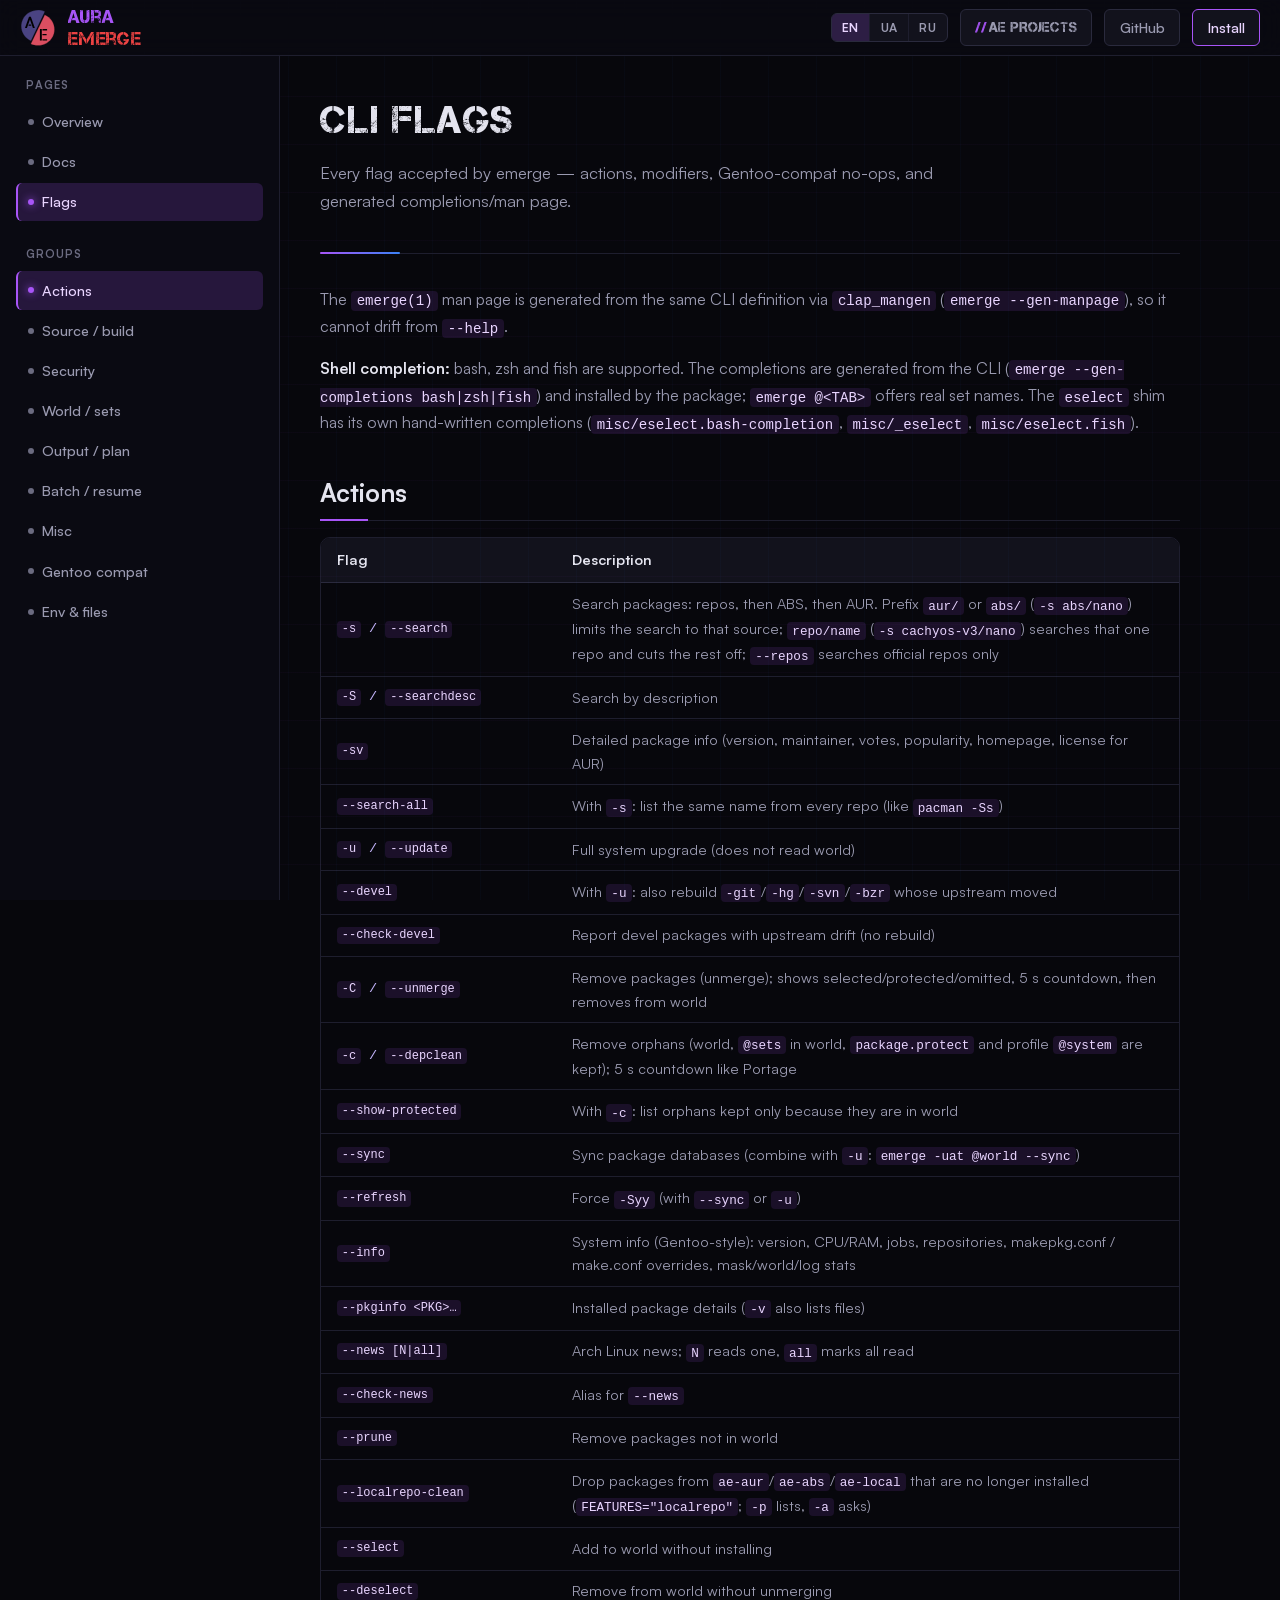
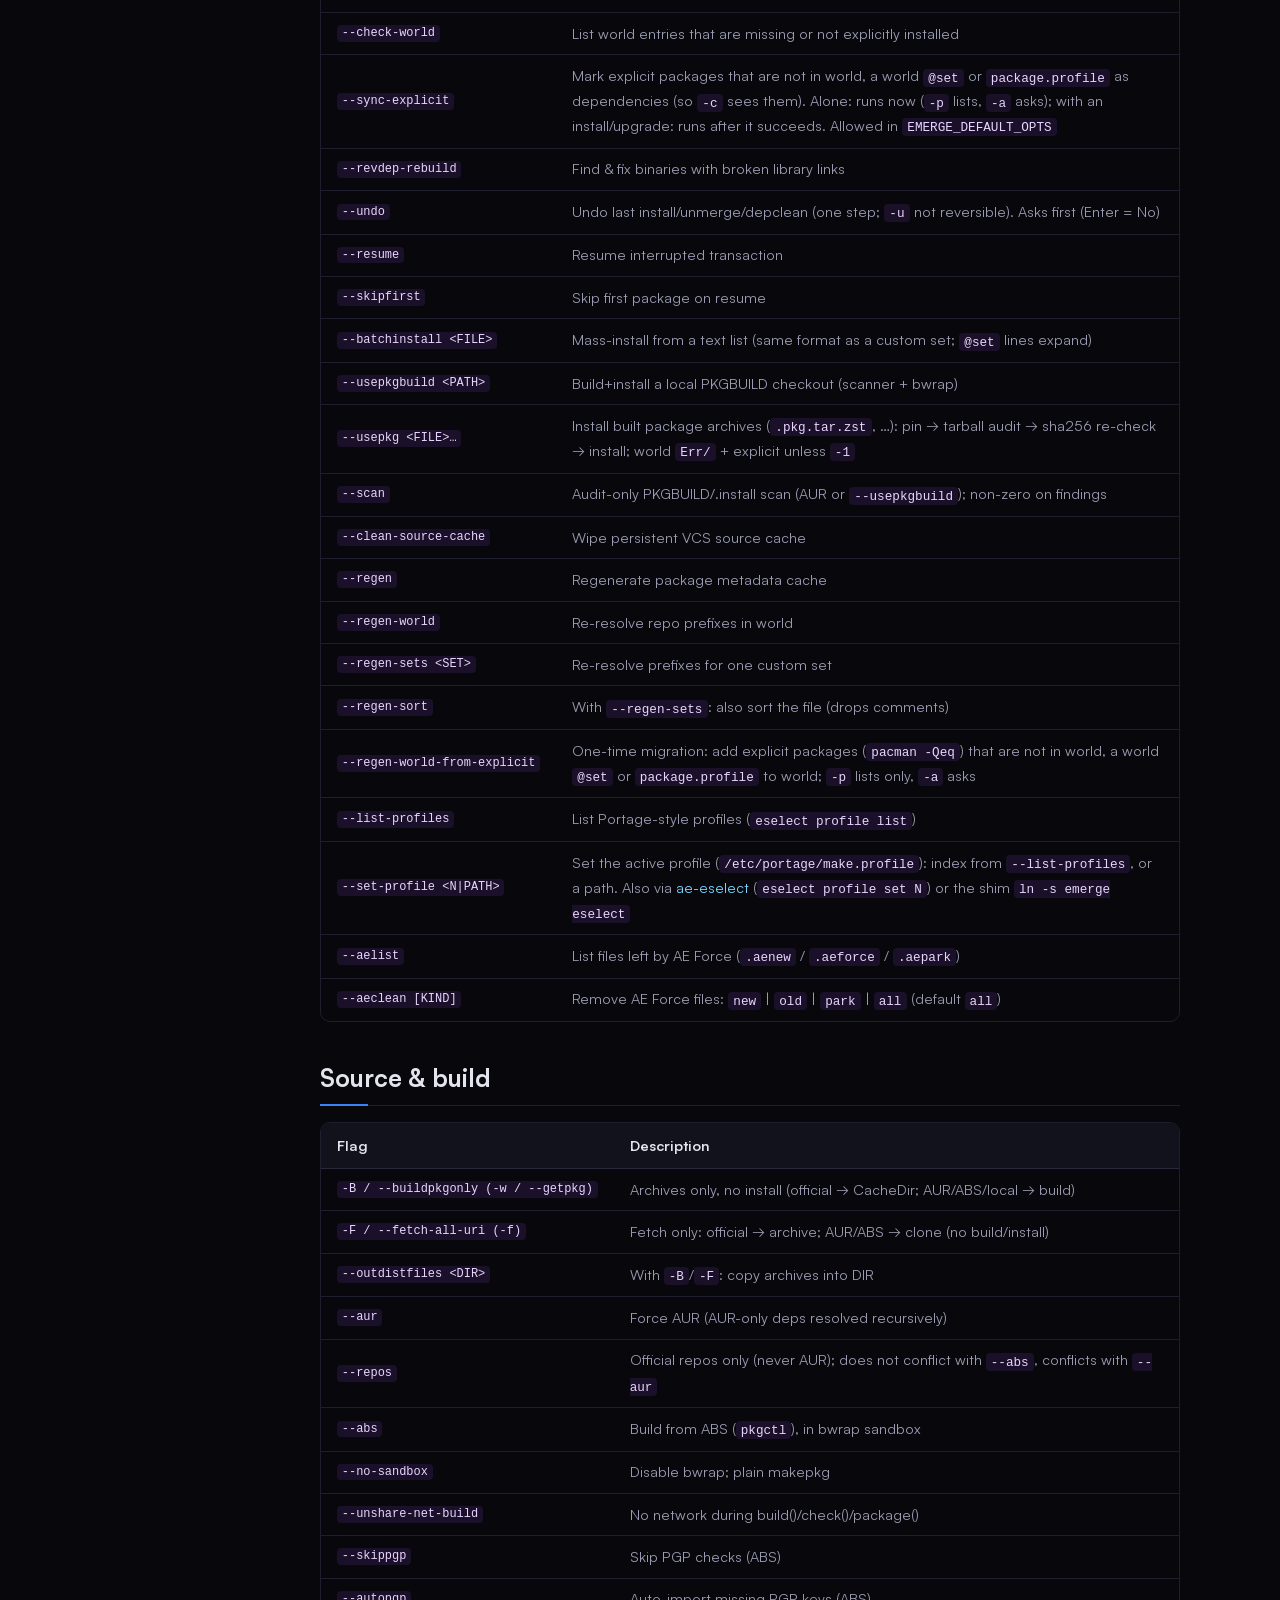
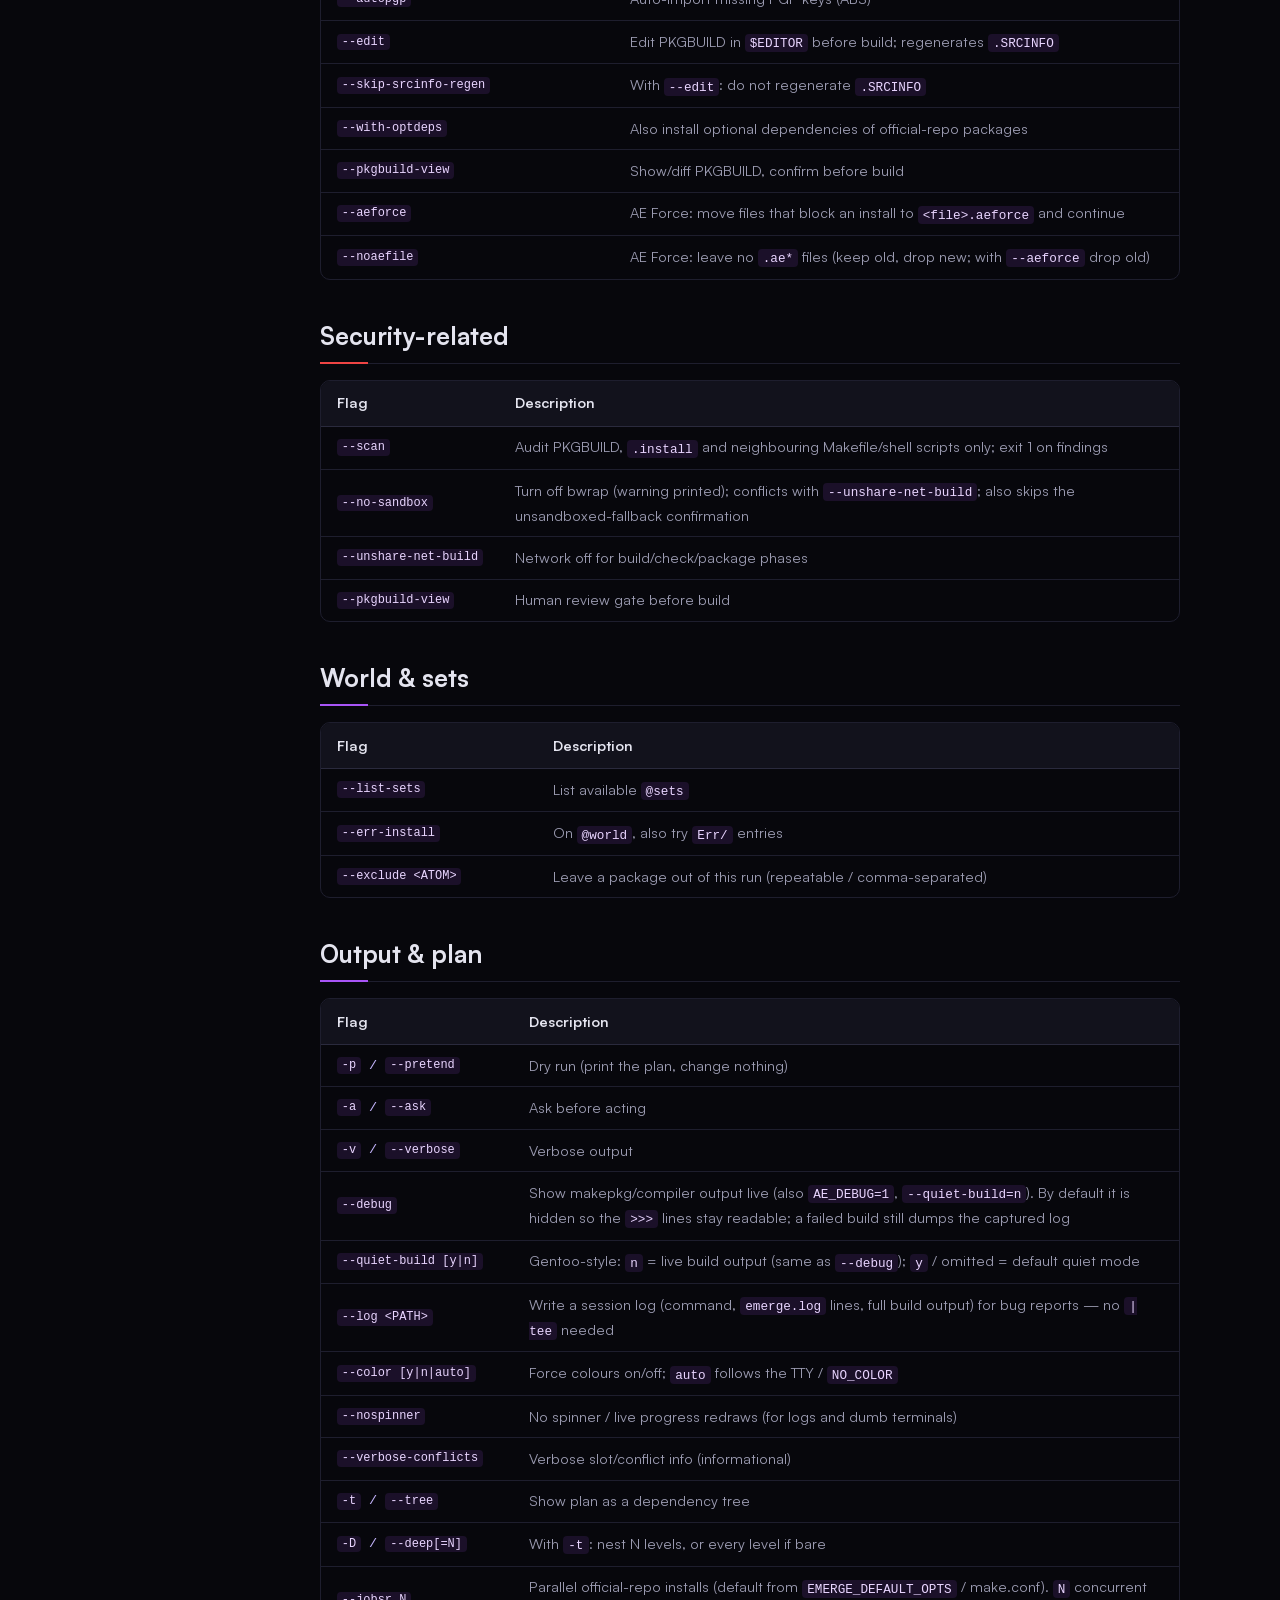
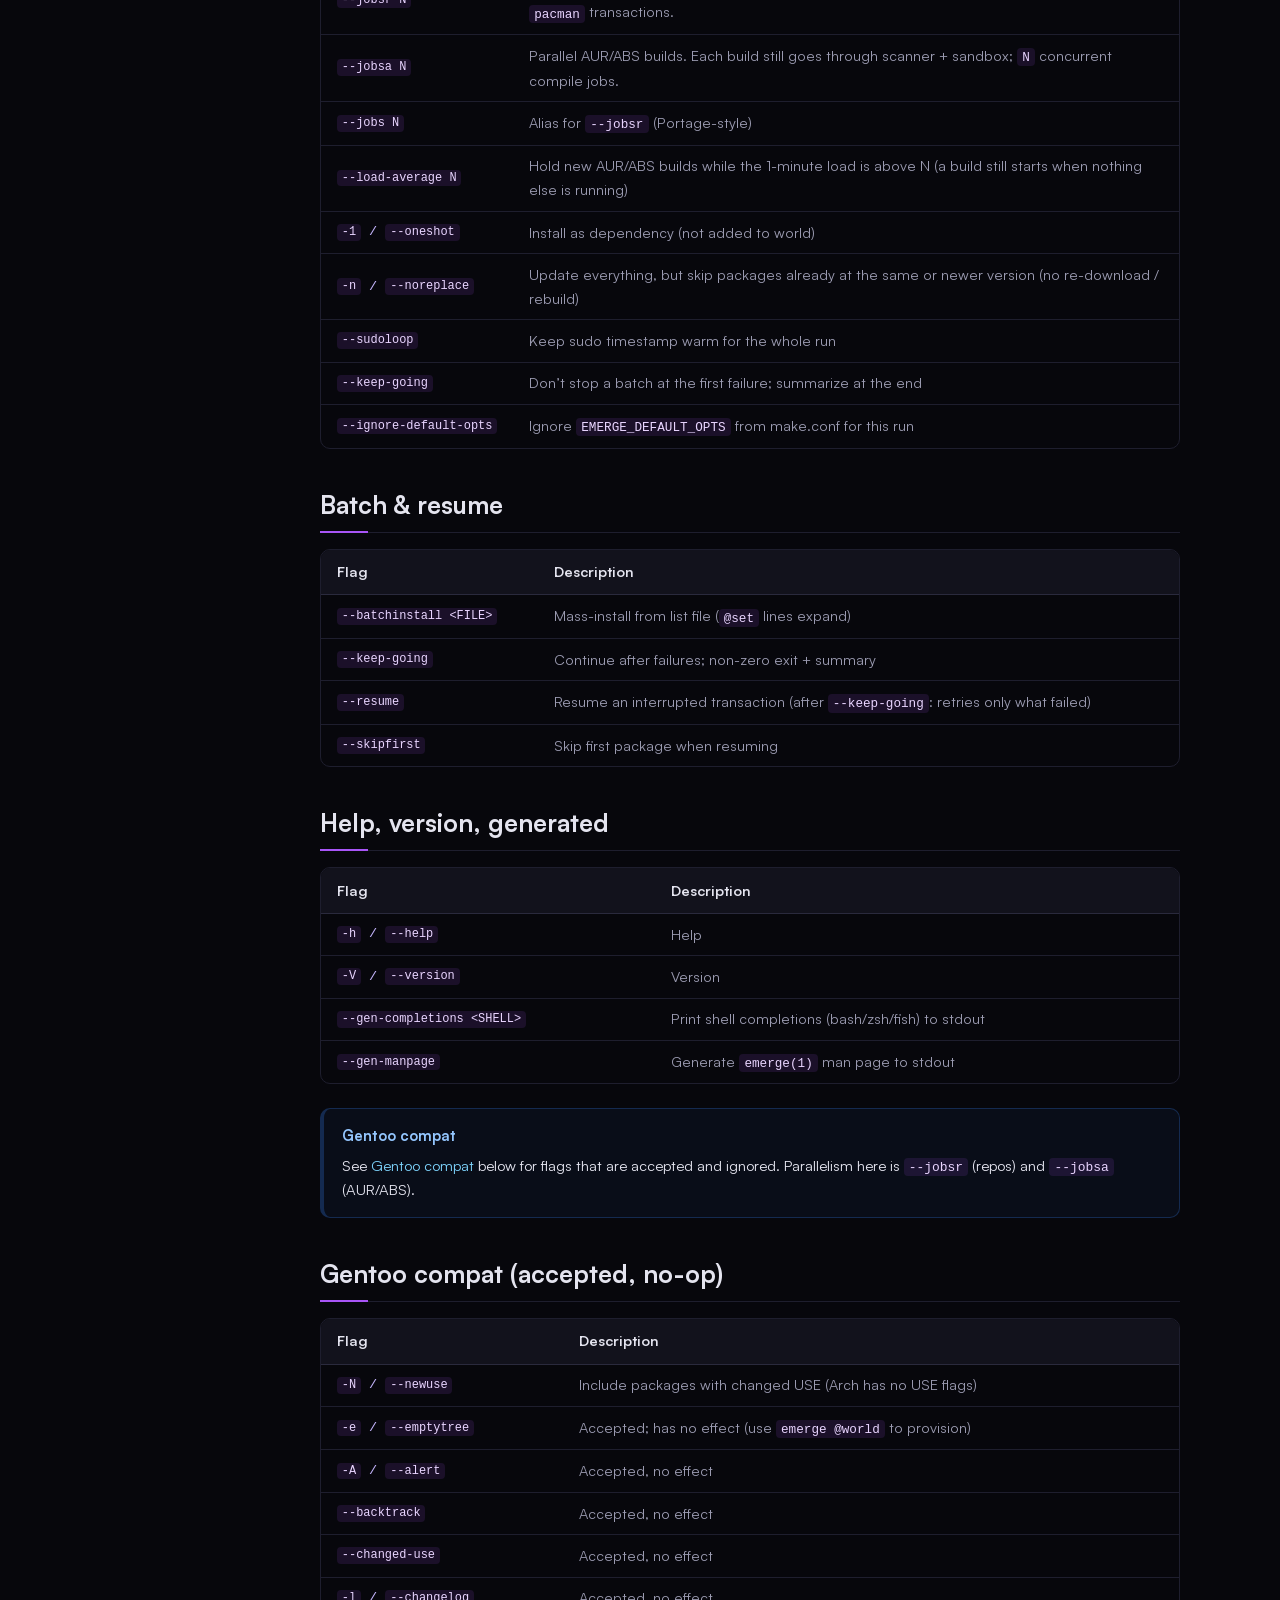
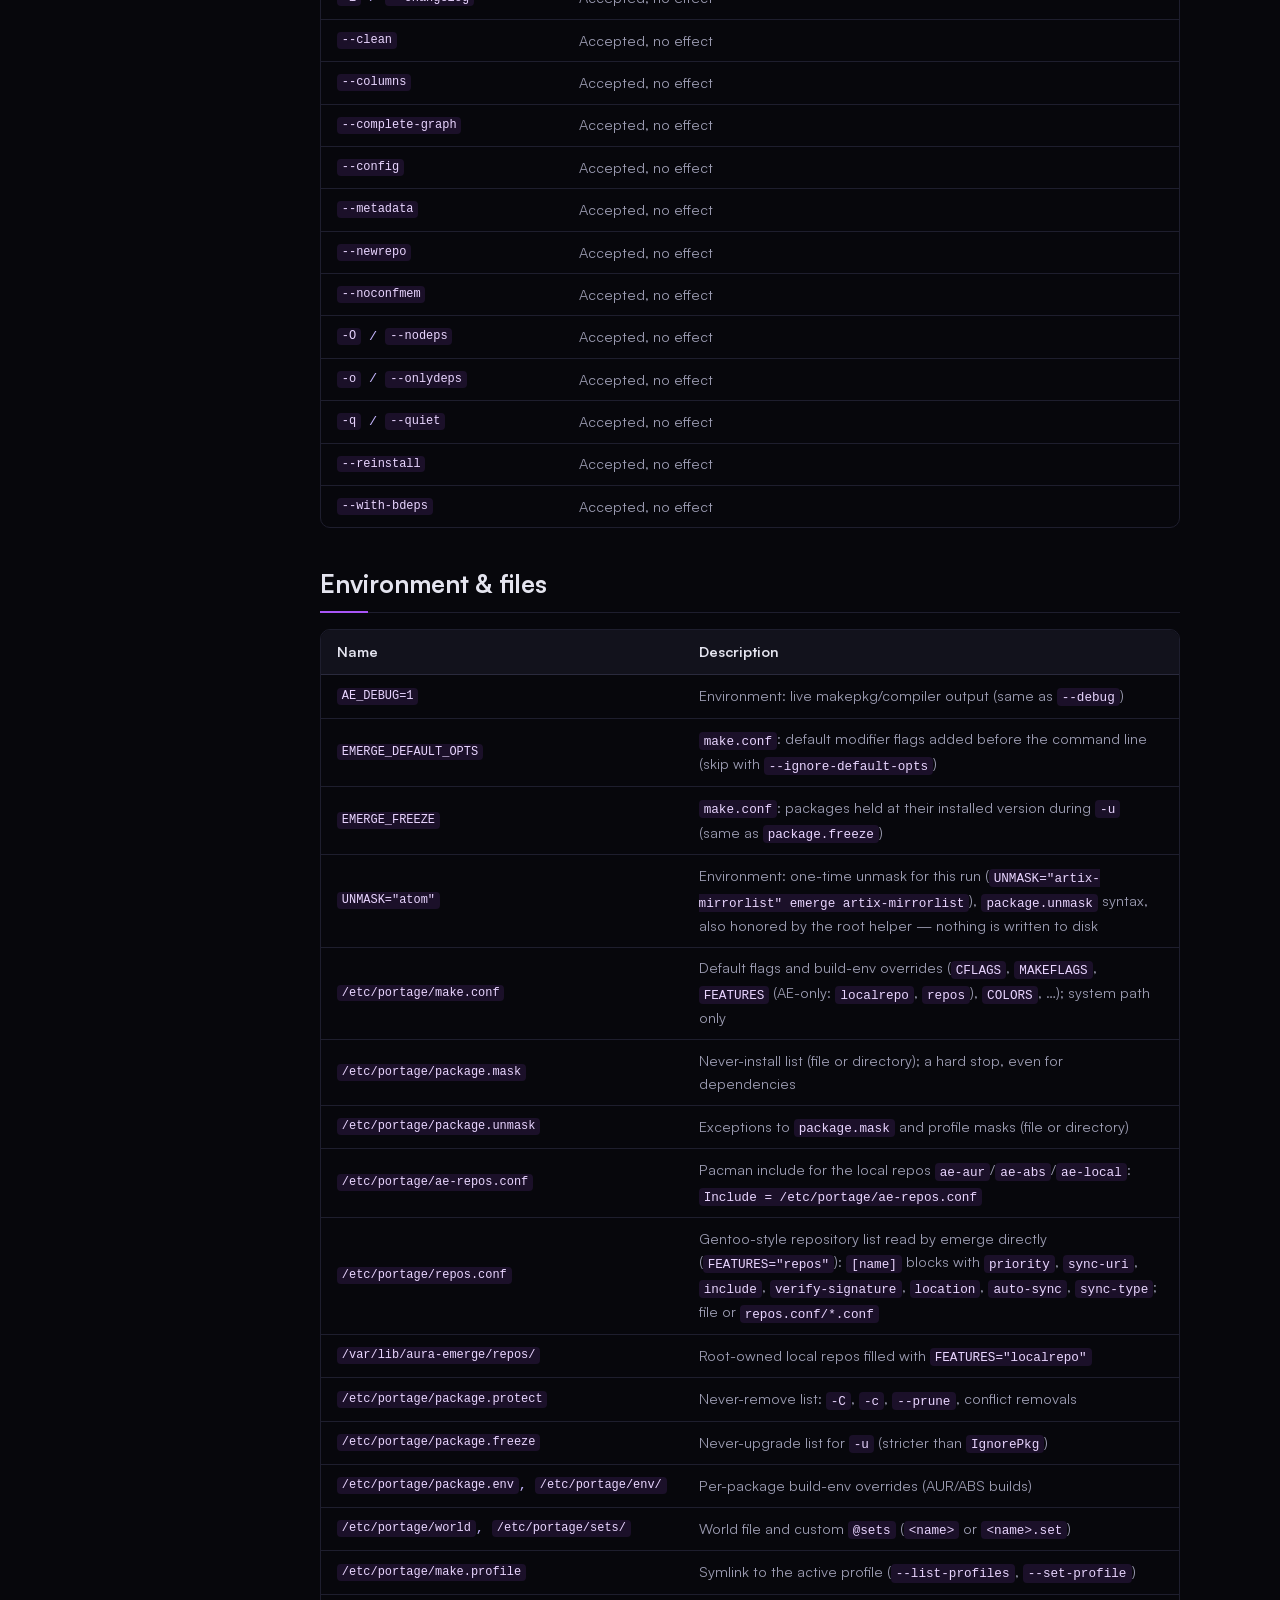
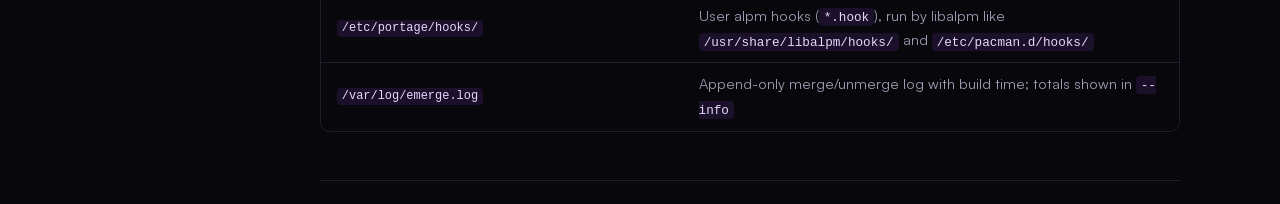
<file: aura-emerge/flags.html>
<!DOCTYPE html>
<html lang="en" data-lang="en">
<head>
  <meta charset="UTF-8" />
  <meta name="viewport" content="width=device-width, initial-scale=1" />
  <meta name="description" content="Aura-Emerge CLI flags reference — every emerge option." />
  <meta property="og:title" content="Flags · Aura-Emerge" />
  <meta property="og:description" content="Aura-Emerge CLI flags reference — every emerge option." />
  <meta property="og:type" content="website" />
  <meta name="theme-color" content="#0c0c14" />
  <title>Flags · Aura-Emerge</title>
  <link rel="canonical" href="https://undercat037.github.io/aura-emerge/flags.html" />
  <link rel="icon" type="image/svg+xml" href="../logos/slash-logo-32x32.svg" />
  <link rel="icon" type="image/x-icon" href="../logos/slash-logo-32x32.ico" />
  <link rel="shortcut icon" href="../logos/slash-logo-32x32.ico" />
  <link rel="stylesheet" href="../css/fonts.css" />
  <link rel="stylesheet" href="../css/main.css" />
</head>
<body>
  <header class="topbar">
    <a class="topbar-brand" href="index.html">
      <img src="../logos/slash-logo-64x64.svg" alt="Aura-Emerge" width="36" height="36"
           onerror="this.src='../logos/slash-logo-128x128.svg'; this.onerror=null;" />
      <div class="name"><span class="c-purple">Aura</span><span class="c-red">Emerge</span></div>
    </a>
    <div class="topbar-actions">
      <div class="lang-switch" role="group" aria-label="Language">
        <button type="button" class="lang-btn active" data-lang="en" aria-pressed="true">EN</button>
        <button type="button" class="lang-btn" data-lang="ua" aria-pressed="false">UA</button>
        <button type="button" class="lang-btn" data-lang="ru" aria-pressed="false">RU</button>
      </div>
      <a class="btn btn-ghost btn-projects" href="../" data-i18n="btn_projects">AE PROJECTS</a>
      <a class="btn btn-ghost" href="https://github.com/Undercat037/aura-emerge" target="_blank" rel="noopener" data-i18n="btn_github">GitHub</a>
      <a class="btn btn-primary" href="docs.html#install" data-i18n="btn_install">Install</a>
      <button type="button" class="menu-toggle" id="menu-toggle" data-i18n-attr="aria-label:menu_open" aria-label="Open menu">☰</button>
    </div>
  </header>

  <div class="sidebar-overlay" id="sidebar-overlay" aria-hidden="true"></div>

  <aside class="sidebar" id="sidebar" aria-label="Site navigation">
    <nav>
      <div class="nav-section">
        <div class="nav-section-title" data-i18n="nav_pages">Pages</div>
        <a class="nav-link" href="index.html" data-page="index.html"><span class="dot"></span> <span data-i18n="nav_overview">Overview</span></a>
        <a class="nav-link" href="docs.html" data-page="docs.html"><span class="dot"></span> <span data-i18n="nav_docs">Docs</span></a>
        <a class="nav-link active" href="flags.html" data-page="flags.html"><span class="dot"></span> <span data-i18n="nav_flags">Flags</span></a>
      </div>
      <div class="nav-section">
        <div class="nav-section-title">Groups</div>
        <a class="nav-link" href="#actions"><span class="dot"></span> Actions</a>
        <a class="nav-link" href="#source"><span class="dot"></span> Source / build</a>
        <a class="nav-link" href="#security"><span class="dot"></span> Security</a>
        <a class="nav-link" href="#world-flags"><span class="dot"></span> World / sets</a>
        <a class="nav-link" href="#output"><span class="dot"></span> Output / plan</a>
        <a class="nav-link" href="#batch"><span class="dot"></span> Batch / resume</a>
        <a class="nav-link" href="#misc"><span class="dot"></span> Misc</a>
        <a class="nav-link" href="#compat"><span class="dot"></span> Gentoo compat</a>
        <a class="nav-link" href="#env-files"><span class="dot"></span> Env &amp; files</a>
      </div>
    </nav>
  </aside>

  <div class="shell">
    <main class="main">
      <div class="content">
        <header class="page-hero">
          <h1 data-i18n="flags_title">CLI flags</h1>
          <p class="lead" data-i18n="flags_lead">
            Every flag accepted by emerge — actions, modifiers, Gentoo-compat no-ops, and generated completions/man page.
          </p>
        </header>

        <p class="lang-block" data-lang-block="en">
          The <code>emerge(1)</code> man page is generated from the same CLI definition via <code>clap_mangen</code>
          (<code>emerge --gen-manpage</code>), so it cannot drift from <code>--help</code>.
        </p>
        <p class="lang-block" data-lang-block="ua" hidden>
          Man-сторінка <code>emerge(1)</code> генерується з того ж визначення CLI через <code>clap_mangen</code>
          (<code>emerge --gen-manpage</code>), тож не розходиться з <code>--help</code>.
        </p>
<p class="lang-block" data-lang-block="ru" hidden>Страница руководства <code>emerge(1)</code> генерируется из того же определения CLI через <code>clap_mangen</code>
          (<code>emerge --gen-manpage</code>), поэтому не может разойтись с <code>--help</code>.</p>



        <p class="lang-block" data-lang-block="en">
          <strong>Shell completion:</strong> bash, zsh and fish are supported. The completions are generated from the CLI (<code>emerge --gen-completions bash|zsh|fish</code>) and installed by the package; <code>emerge @&lt;TAB&gt;</code> offers real set names. The <code>eselect</code> shim has its own hand-written completions (<code>misc/eselect.bash-completion</code>, <code>misc/_eselect</code>, <code>misc/eselect.fish</code>).
        </p>
        <p class="lang-block" data-lang-block="ua" hidden>
          <strong>Автодоповнення оболонки:</strong> підтримуються bash, zsh і fish. Доповнення генеруються з CLI (<code>emerge --gen-completions bash|zsh|fish</code>) і ставляться пакунком; <code>emerge @&lt;TAB&gt;</code> пропонує справжні назви наборів. Shim <code>eselect</code> має власні рукописні доповнення (<code>misc/eselect.bash-completion</code>, <code>misc/_eselect</code>, <code>misc/eselect.fish</code>).
        </p>
        <p class="lang-block" data-lang-block="ru" hidden>
          <strong>Автодополнение оболочки:</strong> поддерживаются bash, zsh и fish. Дополнения генерируются из CLI (<code>emerge --gen-completions bash|zsh|fish</code>) и ставятся пакетом; <code>emerge @&lt;TAB&gt;</code> предлагает настоящие имена наборов. Shim <code>eselect</code> имеет собственные рукописные дополнения (<code>misc/eselect.bash-completion</code>, <code>misc/_eselect</code>, <code>misc/eselect.fish</code>).
        </p>

        <!-- ── Actions ─────────────────────────────────────────── -->
        <section class="flag-group" id="actions">
          <h2 class="sec-purple lang-block" data-lang-block="en">Actions</h2>
          <h2 class="sec-purple lang-block" data-lang-block="ua" hidden>Дії</h2>
<h2 class="sec-purple lang-block" data-lang-block="ru" hidden>Действия</h2>
          <div class="table-wrap">
            <table class="flag-table">
              <thead>
                <tr>
                  <th>Flag</th>
                  <th class="lang-block" data-lang-block="en">Description</th>
                  <th class="lang-block" data-lang-block="ua" hidden>Опис</th>
<th class="lang-block" data-lang-block="ru" hidden>Описание</th>
                </tr>
              </thead>
              <tbody>
                <tr>
                  <td><code>-s</code> / <code>--search</code></td>
                  <td class="lang-block" data-lang-block="en">Search packages: repos, then ABS, then AUR. Prefix <code>aur/</code> or <code>abs/</code> (<code>-s abs/nano</code>) limits the search to that source; <code>repo/name</code> (<code>-s cachyos-v3/nano</code>) searches that one repo and cuts the rest off; <code>--repos</code> searches official repos only</td>
                  <td class="lang-block" data-lang-block="ua" hidden>Пошук пакунків: репо, потім ABS, потім AUR. Префікс <code>aur/</code> або <code>abs/</code> (<code>-s abs/nano</code>) обмежує пошук цим джерелом; <code>repo/name</code> (<code>-s cachyos-v3/nano</code>) шукає лише в одному репо і відсікає решту; <code>--repos</code> — лише офіційні репо</td>
<td class="lang-block" data-lang-block="ru" hidden>Поиск пакетов: репозитории, затем ABS, затем AUR. Префикс <code>aur/</code> или <code>abs/</code> (<code>-s abs/nano</code>) ограничивает поиск этим источником; <code>repo/name</code> (<code>-s cachyos-v3/nano</code>) ищет только в одном репозитории и отсекает остальное; <code>--repos</code> — только официальные репозитории</td>
                </tr>
                <tr>
                  <td><code>-S</code> / <code>--searchdesc</code></td>
                  <td class="lang-block" data-lang-block="en">Search by description</td>
                  <td class="lang-block" data-lang-block="ua" hidden>Пошук за описом</td>
<td class="lang-block" data-lang-block="ru" hidden>Поиск по описанию</td>
                </tr>
                <tr>
                  <td><code>-sv</code></td>
                  <td class="lang-block" data-lang-block="en">Detailed package info (version, maintainer, votes, popularity, homepage, license for AUR)</td>
                  <td class="lang-block" data-lang-block="ua" hidden>Детальна інформація</td>
<td class="lang-block" data-lang-block="ru" hidden>Подробная информация о пакете</td>
                </tr>
                <tr>
                  <td><code>--search-all</code></td>
                  <td class="lang-block" data-lang-block="en">With <code>-s</code>: list the same name from every repo (like <code>pacman -Ss</code>)</td>
                  <td class="lang-block" data-lang-block="ua" hidden>З <code>-s</code>: показати однакову назву з усіх репо (як <code>pacman -Ss</code>)</td>
                  <td class="lang-block" data-lang-block="ru" hidden>С <code>-s</code>: показать одно и то же имя из всех репозиториев (как <code>pacman -Ss</code>)</td>
                </tr>
                <tr>
                  <td><code>-u</code> / <code>--update</code></td>
                  <td class="lang-block" data-lang-block="en">Full system upgrade (does not read world)</td>
                  <td class="lang-block" data-lang-block="ua" hidden>Повне оновлення (world не читається)</td>
<td class="lang-block" data-lang-block="ru" hidden>Полное обновление системы (не читает world)</td>
                </tr>
                <tr>
                  <td><code>--devel</code></td>
                  <td class="lang-block" data-lang-block="en">With <code>-u</code>: also rebuild <code>-git</code>/<code>-hg</code>/<code>-svn</code>/<code>-bzr</code> whose upstream moved</td>
                  <td class="lang-block" data-lang-block="ua" hidden>З <code>-u</code>: також перезібрати devel, чий upstream зрушив</td>
<td class="lang-block" data-lang-block="ru" hidden>С <code>-u</code>: также пересобрать <code>-git</code>/<code>-hg</code>/<code>-svn</code>/<code>-bzr</code>, чей upstream ушёл вперёд</td>
                </tr>
                <tr>
                  <td><code>--check-devel</code></td>
                  <td class="lang-block" data-lang-block="en">Report devel packages with upstream drift (no rebuild)</td>
                  <td class="lang-block" data-lang-block="ua" hidden>Звіт про devel зі зрушенням upstream (без перезбірки)</td>
<td class="lang-block" data-lang-block="ru" hidden>Сообщить о devel-пакетах с ушедшим upstream (без пересборки)</td>
                </tr>
                <tr>
                  <td><code>-C</code> / <code>--unmerge</code></td>
                  <td class="lang-block" data-lang-block="en">Remove packages (unmerge); shows selected/protected/omitted, 5 s countdown, then removes from world</td>
                  <td class="lang-block" data-lang-block="ua" hidden>Видалити пакунки (unmerge); показує selected/protected/omitted, відлік 5 с, потім прибирає з world</td>
<td class="lang-block" data-lang-block="ru" hidden>Удалить пакеты (unmerge); показывает selected/protected/omitted, отсчёт 5 с, затем убирает из world</td>
                </tr>
                <tr>
                  <td><code>-c</code> / <code>--depclean</code></td>
                  <td class="lang-block" data-lang-block="en">Remove orphans (world, <code>@sets</code> in world, <code>package.protect</code> and profile <code>@system</code> are kept); 5 s countdown like Portage</td>
                  <td class="lang-block" data-lang-block="ua" hidden>Видалити сиріт (world, <code>@sets</code> у world, <code>package.protect</code> і <code>@system</code> профілю лишаються); відлік 5 с як у Portage</td>
                  <td class="lang-block" data-lang-block="ru" hidden>Удалить сироты (world, <code>@sets</code> из world, <code>package.protect</code> и <code>@system</code> профиля остаются); отсчёт 5 с как в Portage</td>
                </tr>
                <tr>
                  <td><code>--show-protected</code></td>
                  <td class="lang-block" data-lang-block="en">With <code>-c</code>: list orphans kept only because they are in world</td>
                  <td class="lang-block" data-lang-block="ua" hidden>З <code>-c</code>: показати сиріт, яких лишено лише через world</td>
                  <td class="lang-block" data-lang-block="ru" hidden>С <code>-c</code>: показать сироты, оставленные только из-за world</td>
                </tr>
                <tr>
                  <td><code>--sync</code></td>
                  <td class="lang-block" data-lang-block="en">Sync package databases (combine with <code>-u</code>: <code>emerge -uat @world --sync</code>)</td>
                  <td class="lang-block" data-lang-block="ua" hidden>Синхронізувати бази (разом з <code>-u</code>: <code>emerge -uat @world --sync</code>)</td>
<td class="lang-block" data-lang-block="ru" hidden>Синхронизировать базы пакетов (вместе с <code>-u</code>: <code>emerge -uat @world --sync</code>)</td>
                </tr>
                <tr>
                  <td><code>--refresh</code></td>
                  <td class="lang-block" data-lang-block="en">Force <code>-Syy</code> (with <code>--sync</code> or <code>-u</code>)</td>
                  <td class="lang-block" data-lang-block="ua" hidden>Примусово <code>-Syy</code> (з <code>--sync</code> або <code>-u</code>)</td>
<td class="lang-block" data-lang-block="ru" hidden>Принудительно <code>-Syy</code> (с <code>--sync</code> или <code>-u</code>)</td>
                </tr>
                <tr>
                  <td><code>--info</code></td>
                  <td class="lang-block" data-lang-block="en">System info (Gentoo-style): version, CPU/RAM, jobs, repositories, makepkg.conf / make.conf overrides, mask/world/log stats</td>
                  <td class="lang-block" data-lang-block="ua" hidden>Інформація про систему: версія, CPU/RAM, jobs, репозиторії, перевизначення makepkg.conf / make.conf, статистика mask/world/log</td>
<td class="lang-block" data-lang-block="ru" hidden>Информация о системе (в стиле Gentoo): версия, CPU/RAM, jobs, репозитории, переопределения makepkg.conf / make.conf, статистика mask/world/log</td>
                </tr>
                <tr>
                  <td><code>--pkginfo &lt;PKG&gt;…</code></td>
                  <td class="lang-block" data-lang-block="en">Installed package details (<code>-v</code> also lists files)</td>
                  <td class="lang-block" data-lang-block="ua" hidden>Відомості про встановлений пакунок (<code>-v</code> — ще й файли)</td>
                  <td class="lang-block" data-lang-block="ru" hidden>Сведения об установленном пакете (<code>-v</code> — ещё и файлы)</td>
                </tr>
                <tr>
                  <td><code>--news [N|all]</code></td>
                  <td class="lang-block" data-lang-block="en">Arch Linux news; <code>N</code> reads one, <code>all</code> marks all read</td>
                  <td class="lang-block" data-lang-block="ua" hidden>Новини Arch; <code>N</code> — прочитати, <code>all</code> — позначити всі</td>
<td class="lang-block" data-lang-block="ru" hidden>Новости Arch Linux; <code>N</code> — прочитать одну, <code>all</code> — отметить все прочитанными</td>
                </tr>
                <tr>
                  <td><code>--check-news</code></td>
                  <td class="lang-block" data-lang-block="en">Alias for <code>--news</code></td>
                  <td class="lang-block" data-lang-block="ua" hidden>Синонім <code>--news</code></td>
<td class="lang-block" data-lang-block="ru" hidden>Псевдоним для <code>--news</code></td>
                </tr>
                <tr>
                  <td><code>--prune</code></td>
                  <td class="lang-block" data-lang-block="en">Remove packages not in world</td>
                  <td class="lang-block" data-lang-block="ua" hidden>Видалити пакунки поза world</td>
<td class="lang-block" data-lang-block="ru" hidden>Удалить пакеты, которых нет в world</td>
                </tr>
                <tr>
                  <td><code>--localrepo-clean</code></td>
                  <td class="lang-block" data-lang-block="en">Drop packages from <code>ae-aur</code>/<code>ae-abs</code>/<code>ae-local</code> that are no longer installed (<code>FEATURES="localrepo"</code>; <code>-p</code> lists, <code>-a</code> asks)</td>
                  <td class="lang-block" data-lang-block="ua" hidden>Прибрати з <code>ae-aur</code>/<code>ae-abs</code>/<code>ae-local</code> пакунки, яких уже немає в системі (<code>FEATURES="localrepo"</code>; <code>-p</code> показує, <code>-a</code> питає)</td>
                  <td class="lang-block" data-lang-block="ru" hidden>Убрать из <code>ae-aur</code>/<code>ae-abs</code>/<code>ae-local</code> пакеты, которых уже нет в системе (<code>FEATURES="localrepo"</code>; <code>-p</code> показывает, <code>-a</code> спрашивает)</td>
                </tr>
                <tr>
                  <td><code>--select</code></td>
                  <td class="lang-block" data-lang-block="en">Add to world without installing</td>
                  <td class="lang-block" data-lang-block="ua" hidden>Додати до world без встановлення</td>
<td class="lang-block" data-lang-block="ru" hidden>Добавить в world без установки</td>
                </tr>
                <tr>
                  <td><code>--deselect</code></td>
                  <td class="lang-block" data-lang-block="en">Remove from world without unmerging</td>
                  <td class="lang-block" data-lang-block="ua" hidden>Прибрати з world без видалення</td>
<td class="lang-block" data-lang-block="ru" hidden>Убрать из world без удаления</td>
                </tr>
                <tr>
                  <td><code>--check-world</code></td>
                  <td class="lang-block" data-lang-block="en">List world entries that are missing or not explicitly installed</td>
                  <td class="lang-block" data-lang-block="ua" hidden>Показати записи world, яких немає або що встановлені не явно</td>
                  <td class="lang-block" data-lang-block="ru" hidden>Показать записи world, которых нет или которые установлены не явно</td>
                </tr>
                <tr>
                  <td><code>--sync-explicit</code></td>
                  <td class="lang-block" data-lang-block="en">Mark explicit packages that are not in world, a world <code>@set</code> or <code>package.profile</code> as dependencies (so <code>-c</code> sees them). Alone: runs now (<code>-p</code> lists, <code>-a</code> asks); with an install/upgrade: runs after it succeeds. Allowed in <code>EMERGE_DEFAULT_OPTS</code></td>
                  <td class="lang-block" data-lang-block="ua" hidden>Позначити явно встановлені пакунки, яких немає у world, <code>@set</code> world чи <code>package.profile</code>, як залежності (щоб <code>-c</code> їх бачив). Окремо: виконується одразу (<code>-p</code> показує, <code>-a</code> питає); з встановленням/оновленням: виконується після його успіху. Дозволено в <code>EMERGE_DEFAULT_OPTS</code></td>
                  <td class="lang-block" data-lang-block="ru" hidden>Пометить явно установленные пакеты, которых нет в world, <code>@set</code> world или <code>package.profile</code>, как зависимости (чтобы <code>-c</code> их видел). Отдельно: выполняется сразу (<code>-p</code> показывает, <code>-a</code> спрашивает); с установкой/обновлением: выполняется после её успеха. Разрешено в <code>EMERGE_DEFAULT_OPTS</code></td>
                </tr>
                <tr>
                  <td><code>--revdep-rebuild</code></td>
                  <td class="lang-block" data-lang-block="en">Find &amp; fix binaries with broken library links</td>
                  <td class="lang-block" data-lang-block="ua" hidden>Знайти й полагодити биті лінки бібліотек</td>
<td class="lang-block" data-lang-block="ru" hidden>Найти и починить бинарники с битыми ссылками на библиотеки</td>
                </tr>
                <tr>
                  <td><code>--undo</code></td>
                  <td class="lang-block" data-lang-block="en">Undo last install/unmerge/depclean (one step; <code>-u</code> not reversible). Asks first (Enter = No)</td>
                  <td class="lang-block" data-lang-block="ua" hidden>Скасувати останнє встановлення/видалення/depclean (один крок; <code>-u</code> не скасовується). Спершу питає (Enter = Ні)</td>
<td class="lang-block" data-lang-block="ru" hidden>Отменить последнюю установку/удаление/depclean (один шаг; <code>-u</code> необратимо). Сначала спрашивает (Enter = Нет)</td>
                </tr>
                <tr>
                  <td><code>--resume</code></td>
                  <td class="lang-block" data-lang-block="en">Resume interrupted transaction</td>
                  <td class="lang-block" data-lang-block="ua" hidden>Продовжити перерваний процес</td>
<td class="lang-block" data-lang-block="ru" hidden>Продолжить прерванную транзакцию</td>
                </tr>
                <tr>
                  <td><code>--skipfirst</code></td>
                  <td class="lang-block" data-lang-block="en">Skip first package on resume</td>
                  <td class="lang-block" data-lang-block="ua" hidden>Пропустити перший пакунок при resume</td>
<td class="lang-block" data-lang-block="ru" hidden>Пропустить первый пакет при продолжении</td>
                </tr>
                <tr>
                  <td><code>--batchinstall &lt;FILE&gt;</code></td>
                  <td class="lang-block" data-lang-block="en">Mass-install from a text list (same format as a custom set; <code>@set</code> lines expand)</td>
                  <td class="lang-block" data-lang-block="ua" hidden>Масове встановлення зі списку (рядки <code>@набір</code> розгортаються)</td>
<td class="lang-block" data-lang-block="ru" hidden>Массовая установка из текстового списка (тот же формат, что у набора; строки <code>@набор</code> разворачиваются)</td>
                </tr>
                <tr>
                  <td><code>--usepkgbuild &lt;PATH&gt;</code></td>
                  <td class="lang-block" data-lang-block="en">Build+install a local PKGBUILD checkout (scanner + bwrap)</td>
                  <td class="lang-block" data-lang-block="ua" hidden>Зібрати+встановити локальний checkout PKGBUILD</td>
<td class="lang-block" data-lang-block="ru" hidden>Собрать и установить локальный PKGBUILD (сканер + bwrap)</td>
                </tr>
                <tr>
                  <td><code>--usepkg &lt;FILE&gt;…</code></td>
                  <td class="lang-block" data-lang-block="en">Install built package archives (<code>.pkg.tar.zst</code>, …): pin → tarball audit → sha256 re-check → install; world <code>Err/</code> + explicit unless <code>-1</code></td>
                  <td class="lang-block" data-lang-block="ua" hidden>Встановити зібрані архіви пакунків (<code>.pkg.tar.zst</code>, …): pin → аудит архіву → повторна перевірка sha256 → встановлення; world <code>Err/</code> + явний, якщо не <code>-1</code></td>
<td class="lang-block" data-lang-block="ru" hidden>Установить собранные архивы пакетов (<code>.pkg.tar.zst</code>, …): pin → аудит архива → повторная проверка sha256 → установка; world <code>Err/</code> + явный, если не <code>-1</code></td>
                </tr>
                <tr>
                  <td><code>--scan</code></td>
                  <td class="lang-block" data-lang-block="en">Audit-only PKGBUILD/.install scan (AUR or <code>--usepkgbuild</code>); non-zero on findings</td>
                  <td class="lang-block" data-lang-block="ua" hidden>Лише аудит PKGBUILD/.install; ненульовий код при знахідках</td>
<td class="lang-block" data-lang-block="ru" hidden>Только аудит PKGBUILD/.install (AUR или <code>--usepkgbuild</code>); ненулевой код при находках</td>
                </tr>
                <tr>
                  <td><code>--clean-source-cache</code></td>
                  <td class="lang-block" data-lang-block="en">Wipe persistent VCS source cache</td>
                  <td class="lang-block" data-lang-block="ua" hidden>Очистити кеш VCS-джерел</td>
<td class="lang-block" data-lang-block="ru" hidden>Очистить постоянный кэш исходников VCS</td>
                </tr>
                <tr>
                  <td><code>--regen</code></td>
                  <td class="lang-block" data-lang-block="en">Regenerate package metadata cache</td>
                  <td class="lang-block" data-lang-block="ua" hidden>Оновити кеш метаданих</td>
<td class="lang-block" data-lang-block="ru" hidden>Пересоздать кэш метаданных пакетов</td>
                </tr>
                <tr>
                  <td><code>--regen-world</code></td>
                  <td class="lang-block" data-lang-block="en">Re-resolve repo prefixes in world</td>
                  <td class="lang-block" data-lang-block="ua" hidden>Оновити префікси репо у world</td>
<td class="lang-block" data-lang-block="ru" hidden>Заново разрешить префиксы репозиториев в world</td>
                </tr>
                <tr>
                  <td><code>--regen-sets &lt;SET&gt;</code></td>
                  <td class="lang-block" data-lang-block="en">Re-resolve prefixes for one custom set</td>
                  <td class="lang-block" data-lang-block="ua" hidden>Оновити префікси для одного набору</td>
<td class="lang-block" data-lang-block="ru" hidden>Заново разрешить префиксы для одного набора</td>
                </tr>
                <tr>
                  <td><code>--regen-sort</code></td>
                  <td class="lang-block" data-lang-block="en">With <code>--regen-sets</code>: also sort the file (drops comments)</td>
                  <td class="lang-block" data-lang-block="ua" hidden>З <code>--regen-sets</code>: також відсортувати файл</td>
<td class="lang-block" data-lang-block="ru" hidden>С <code>--regen-sets</code>: также отсортировать файл (убирает комментарии)</td>
                </tr>
                <tr>
                  <td><code>--regen-world-from-explicit</code></td>
                  <td class="lang-block" data-lang-block="en">One-time migration: add explicit packages (<code>pacman -Qeq</code>) that are not in world, a world <code>@set</code> or <code>package.profile</code> to world; <code>-p</code> lists only, <code>-a</code> asks</td>
                  <td class="lang-block" data-lang-block="ua" hidden>Одноразова міграція: додати до world явно встановлені пакунки (<code>pacman -Qeq</code>), яких немає у world, <code>@set</code> world чи <code>package.profile</code>; <code>-p</code> лише показує, <code>-a</code> питає</td>
<td class="lang-block" data-lang-block="ru" hidden>Одноразовая миграция: добавить в world явно установленные пакеты (<code>pacman -Qeq</code>), которых нет в world, <code>@set</code> world или <code>package.profile</code>; <code>-p</code> только показывает, <code>-a</code> спрашивает</td>
                </tr>
                <tr>
                  <td><code>--list-profiles</code></td>
                  <td class="lang-block" data-lang-block="en">List Portage-style profiles (<code>eselect profile list</code>)</td>
                  <td class="lang-block" data-lang-block="ua" hidden>Показати профілі у стилі Portage (<code>eselect profile list</code>)</td>
                  <td class="lang-block" data-lang-block="ru" hidden>Показать профили в стиле Portage (<code>eselect profile list</code>)</td>
                </tr>
                <tr>
                  <td><code>--set-profile &lt;N|PATH&gt;</code></td>
                  <td class="lang-block" data-lang-block="en">Set the active profile (<code>/etc/portage/make.profile</code>): index from <code>--list-profiles</code>, or a path. Also via <a href="../ae-eselect/">ae-eselect</a> (<code>eselect profile set N</code>) or the shim <code>ln -s emerge eselect</code></td>
                  <td class="lang-block" data-lang-block="ua" hidden>Встановити активний профіль (<code>/etc/portage/make.profile</code>): номер із <code>--list-profiles</code> або шлях. Також через <a href="../ae-eselect/">ae-eselect</a> (<code>eselect profile set N</code>) або shim <code>ln -s emerge eselect</code></td>
                  <td class="lang-block" data-lang-block="ru" hidden>Установить активный профиль (<code>/etc/portage/make.profile</code>): номер из <code>--list-profiles</code> или путь. Также через <a href="../ae-eselect/">ae-eselect</a> (<code>eselect profile set N</code>) или shim <code>ln -s emerge eselect</code></td>
                </tr>
                <tr>
                  <td><code>--aelist</code></td>
                  <td class="lang-block" data-lang-block="en">List files left by AE Force (<code>.aenew</code> / <code>.aeforce</code> / <code>.aepark</code>)</td>
                  <td class="lang-block" data-lang-block="ua" hidden>Показати файли, залишені AE Force (<code>.aenew</code> / <code>.aeforce</code> / <code>.aepark</code>)</td>
                  <td class="lang-block" data-lang-block="ru" hidden>Показать файлы, оставленные AE Force (<code>.aenew</code> / <code>.aeforce</code> / <code>.aepark</code>)</td>
                </tr>
                <tr>
                  <td><code>--aeclean [KIND]</code></td>
                  <td class="lang-block" data-lang-block="en">Remove AE Force files: <code>new</code> | <code>old</code> | <code>park</code> | <code>all</code> (default <code>all</code>)</td>
                  <td class="lang-block" data-lang-block="ua" hidden>Видалити файли AE Force: <code>new</code> | <code>old</code> | <code>park</code> | <code>all</code> (типово <code>all</code>)</td>
                  <td class="lang-block" data-lang-block="ru" hidden>Удалить файлы AE Force: <code>new</code> | <code>old</code> | <code>park</code> | <code>all</code> (по умолчанию <code>all</code>)</td>
                </tr>
              </tbody>
            </table>
          </div>
        </section>

        <!-- ── Source / build ───────────────────────────────────── -->
        <section class="flag-group" id="source">
          <h2 class="sec-blue lang-block" data-lang-block="en">Source &amp; build</h2>
          <h2 class="sec-blue lang-block" data-lang-block="ua" hidden>Джерело і збірка</h2>
<h2 class="sec-blue lang-block" data-lang-block="ru" hidden>Источник и сборка</h2>
          <div class="table-wrap">
            <table class="flag-table">
              <thead>
                <tr>
                  <th>Flag</th>
                  <th class="lang-block" data-lang-block="en">Description</th>
                  <th class="lang-block" data-lang-block="ua" hidden>Опис</th>
<th class="lang-block" data-lang-block="ru" hidden>Описание</th>
                </tr>
              </thead>
              <tbody>
                <tr>
                  <td><code>-B / --buildpkgonly (-w / --getpkg)</code></td>
                  <td class="lang-block" data-lang-block="en">Archives only, no install (official → CacheDir; AUR/ABS/local → build)</td>
                  <td class="lang-block" data-lang-block="ua" hidden>Лише архіви, без встановлення (офіційні → CacheDir; AUR/ABS/локальні → збірка)</td>
                  <td class="lang-block" data-lang-block="ru" hidden>Только архивы, без установки (официальные → CacheDir; AUR/ABS/локальные → сборка)</td>
                </tr>
                <tr>
                  <td><code>-F / --fetch-all-uri (-f)</code></td>
                  <td class="lang-block" data-lang-block="en">Fetch only: official → archive; AUR/ABS → clone (no build/install)</td>
                  <td class="lang-block" data-lang-block="ua" hidden>Лише завантаження: офіційні → архів; AUR/ABS → clone (без збірки)</td>
                  <td class="lang-block" data-lang-block="ru" hidden>Только загрузка: официальные → архив; AUR/ABS → clone (без сборки)</td>
                </tr>
                <tr>
                  <td><code>--outdistfiles &lt;DIR&gt;</code></td>
                  <td class="lang-block" data-lang-block="en">With <code>-B</code>/<code>-F</code>: copy archives into DIR</td>
                  <td class="lang-block" data-lang-block="ua" hidden>З <code>-B</code>/<code>-F</code>: скопіювати архіви в DIR</td>
                  <td class="lang-block" data-lang-block="ru" hidden>С <code>-B</code>/<code>-F</code>: скопировать архивы в DIR</td>
                </tr>
                <tr>
                  <td><code>--aur</code></td>
                  <td class="lang-block" data-lang-block="en">Force AUR (AUR-only deps resolved recursively)</td>
                  <td class="lang-block" data-lang-block="ua" hidden>Примусово AUR (AUR-залежності рекурсивно)</td>
<td class="lang-block" data-lang-block="ru" hidden>Только AUR (зависимости только из AUR разрешаются рекурсивно)</td>
                </tr>
                <tr>
                  <td><code>--repos</code></td>
                  <td class="lang-block" data-lang-block="en">Official repos only (never AUR); does not conflict with <code>--abs</code>, conflicts with <code>--aur</code></td>
                  <td class="lang-block" data-lang-block="ua" hidden>Лише офіційні репо</td>
<td class="lang-block" data-lang-block="ru" hidden>Только официальные репозитории (без AUR)</td>
                </tr>
                <tr>
                  <td><code>--abs</code></td>
                  <td class="lang-block" data-lang-block="en">Build from ABS (<code>pkgctl</code>), in bwrap sandbox</td>
                  <td class="lang-block" data-lang-block="ua" hidden>Зібрати з ABS у пісочниці bwrap</td>
<td class="lang-block" data-lang-block="ru" hidden>Сборка из ABS (<code>pkgctl</code>) в песочнице bwrap</td>
                </tr>
                <tr>
                  <td><code>--no-sandbox</code></td>
                  <td class="lang-block" data-lang-block="en">Disable bwrap; plain makepkg</td>
                  <td class="lang-block" data-lang-block="ua" hidden>Вимкнути bwrap; звичайний makepkg</td>
<td class="lang-block" data-lang-block="ru" hidden>Отключить bwrap; обычный makepkg</td>
                </tr>
                <tr>
                  <td><code>--unshare-net-build</code></td>
                  <td class="lang-block" data-lang-block="en">No network during build()/check()/package()</td>
                  <td class="lang-block" data-lang-block="ua" hidden>Без мережі на етапі build()/check()/package()</td>
<td class="lang-block" data-lang-block="ru" hidden>Без сети во время build()/check()/package()</td>
                </tr>
                <tr>
                  <td><code>--skippgp</code></td>
                  <td class="lang-block" data-lang-block="en">Skip PGP checks (ABS)</td>
                  <td class="lang-block" data-lang-block="ua" hidden>Пропустити перевірку PGP (ABS)</td>
<td class="lang-block" data-lang-block="ru" hidden>Пропустить проверки PGP (ABS)</td>
                </tr>
                <tr>
                  <td><code>--autopgp</code></td>
                  <td class="lang-block" data-lang-block="en">Auto-import missing PGP keys (ABS)</td>
                  <td class="lang-block" data-lang-block="ua" hidden>Автоімпорт відсутніх PGP-ключів (ABS)</td>
<td class="lang-block" data-lang-block="ru" hidden>Автоимпорт отсутствующих PGP-ключей (ABS)</td>
                </tr>
                <tr>
                  <td><code>--edit</code></td>
                  <td class="lang-block" data-lang-block="en">Edit PKGBUILD in <code>$EDITOR</code> before build; regenerates <code>.SRCINFO</code></td>
                  <td class="lang-block" data-lang-block="ua" hidden>Редагувати PKGBUILD; після збереження оновлює <code>.SRCINFO</code></td>
<td class="lang-block" data-lang-block="ru" hidden>Редактировать PKGBUILD в <code>$EDITOR</code> перед сборкой; пересоздаёт <code>.SRCINFO</code></td>
                </tr>
                <tr>
                  <td><code>--skip-srcinfo-regen</code></td>
                  <td class="lang-block" data-lang-block="en">With <code>--edit</code>: do not regenerate <code>.SRCINFO</code></td>
                  <td class="lang-block" data-lang-block="ua" hidden>З <code>--edit</code>: не оновлювати <code>.SRCINFO</code></td>
<td class="lang-block" data-lang-block="ru" hidden>С <code>--edit</code>: не пересоздавать <code>.SRCINFO</code></td>
                </tr>
                <tr>
                  <td><code>--with-optdeps</code></td>
                  <td class="lang-block" data-lang-block="en">Also install optional dependencies of official-repo packages</td>
                  <td class="lang-block" data-lang-block="ua" hidden>Також встановлювати опційні залежності пакунків з офіційних репо</td>
                  <td class="lang-block" data-lang-block="ru" hidden>Также устанавливать опциональные зависимости пакетов из официальных репозиториев</td>
                </tr>
                <tr>
                  <td><code>--pkgbuild-view</code></td>
                  <td class="lang-block" data-lang-block="en">Show/diff PKGBUILD, confirm before build</td>
                  <td class="lang-block" data-lang-block="ua" hidden>Показати/diff PKGBUILD, підтвердити перед збіркою</td>
<td class="lang-block" data-lang-block="ru" hidden>Показать/сравнить PKGBUILD, подтвердить перед сборкой</td>
                </tr>
                <tr>
                  <td><code>--aeforce</code></td>
                  <td class="lang-block" data-lang-block="en">AE Force: move files that block an install to <code>&lt;file&gt;.aeforce</code> and continue</td>
                  <td class="lang-block" data-lang-block="ua" hidden>AE Force: перенести файли, що блокують встановлення, у <code>&lt;file&gt;.aeforce</code> і продовжити</td>
                  <td class="lang-block" data-lang-block="ru" hidden>AE Force: переместить файлы, мешающие установке, в <code>&lt;file&gt;.aeforce</code> и продолжить</td>
                </tr>
                <tr>
                  <td><code>--noaefile</code></td>
                  <td class="lang-block" data-lang-block="en">AE Force: leave no <code>.ae*</code> files (keep old, drop new; with <code>--aeforce</code> drop old)</td>
                  <td class="lang-block" data-lang-block="ua" hidden>AE Force: не лишати файлів <code>.ae*</code> (лишити старий, прибрати новий; з <code>--aeforce</code> прибрати старий)</td>
                  <td class="lang-block" data-lang-block="ru" hidden>AE Force: не оставлять файлы <code>.ae*</code> (оставить старый, убрать новый; с <code>--aeforce</code> убрать старый)</td>
                </tr>
              </tbody>
            </table>
          </div>
        </section>

        <!-- ── Security ─────────────────────────────────────────── -->
        <section class="flag-group" id="security">
          <h2 class="sec-red lang-block" data-lang-block="en">Security-related</h2>
          <h2 class="sec-red lang-block" data-lang-block="ua" hidden>Безпека</h2>
<h2 class="sec-red lang-block" data-lang-block="ru" hidden>Безопасность</h2>
          <div class="table-wrap">
            <table class="flag-table">
              <thead>
                <tr>
                  <th>Flag</th>
                  <th class="lang-block" data-lang-block="en">Description</th>
                  <th class="lang-block" data-lang-block="ua" hidden>Опис</th>
<th class="lang-block" data-lang-block="ru" hidden>Описание</th>
                </tr>
              </thead>
              <tbody>
                <tr>
                  <td><code>--scan</code></td>
                  <td class="lang-block" data-lang-block="en">Audit PKGBUILD, <code>.install</code> and neighbouring Makefile/shell scripts only; exit 1 on findings</td>
                  <td class="lang-block" data-lang-block="ua" hidden>Лише аудит PKGBUILD, <code>.install</code> і сусідніх Makefile/shell-скриптів; код 1 при знахідках</td>
<td class="lang-block" data-lang-block="ru" hidden>Только аудит PKGBUILD, <code>.install</code> и соседних Makefile/shell-скриптов; код 1 при находках</td>
                </tr>
                <tr>
                  <td><code>--no-sandbox</code></td>
                  <td class="lang-block" data-lang-block="en">Turn off bwrap (warning printed); conflicts with <code>--unshare-net-build</code>; also skips the unsandboxed-fallback confirmation</td>
                  <td class="lang-block" data-lang-block="ua" hidden>Вимкнути bwrap (з попередженням); також пропускає підтвердження unsandboxed-fallback</td>
<td class="lang-block" data-lang-block="ru" hidden>Отключить bwrap (с предупреждением); также пропускает подтверждение unsandboxed-fallback</td>
                </tr>
                <tr>
                  <td><code>--unshare-net-build</code></td>
                  <td class="lang-block" data-lang-block="en">Network off for build/check/package phases</td>
                  <td class="lang-block" data-lang-block="ua" hidden>Мережа вимкнена для build/check/package</td>
<td class="lang-block" data-lang-block="ru" hidden>Без сети на этапах build/check/package</td>
                </tr>
                <tr>
                  <td><code>--pkgbuild-view</code></td>
                  <td class="lang-block" data-lang-block="en">Human review gate before build</td>
                  <td class="lang-block" data-lang-block="ua" hidden>Людський перегляд перед збіркою</td>
<td class="lang-block" data-lang-block="ru" hidden>Ручная проверка перед сборкой</td>
                </tr>
              </tbody>
            </table>
          </div>
        </section>

        <!-- ── World / sets ─────────────────────────────────────── -->
        <section class="flag-group" id="world-flags">
          <h2 class="lang-block" data-lang-block="en">World &amp; sets</h2>
          <h2 class="lang-block" data-lang-block="ua" hidden>World і набори</h2>
<h2 class="lang-block" data-lang-block="ru" hidden>World и наборы</h2>
          <div class="table-wrap">
            <table class="flag-table">
              <thead>
                <tr>
                  <th>Flag</th>
                  <th class="lang-block" data-lang-block="en">Description</th>
                  <th class="lang-block" data-lang-block="ua" hidden>Опис</th>
<th class="lang-block" data-lang-block="ru" hidden>Описание</th>
                </tr>
              </thead>
              <tbody>
                <tr>
                  <td><code>--list-sets</code></td>
                  <td class="lang-block" data-lang-block="en">List available <code>@sets</code></td>
                  <td class="lang-block" data-lang-block="ua" hidden>Показати доступні <code>@sets</code></td>
<td class="lang-block" data-lang-block="ru" hidden>Список доступных <code>@sets</code></td>
                </tr>
                <tr>
                  <td><code>--err-install</code></td>
                  <td class="lang-block" data-lang-block="en">On <code>@world</code>, also try <code>Err/</code> entries</td>
                  <td class="lang-block" data-lang-block="ua" hidden>При <code>@world</code> також пробувати записи <code>Err/</code></td>
<td class="lang-block" data-lang-block="ru" hidden>Для <code>@world</code> также пробовать записи <code>Err/</code></td>
                </tr>
                <tr>
                  <td><code>--exclude &lt;ATOM&gt;</code></td>
                  <td class="lang-block" data-lang-block="en">Leave a package out of this run (repeatable / comma-separated)</td>
                  <td class="lang-block" data-lang-block="ua" hidden>Виключити пакунок з цього запуску (можна повторювати / через кому)</td>
<td class="lang-block" data-lang-block="ru" hidden>Исключить пакет из этого запуска (можно повторять / через запятую)</td>
                </tr>
              </tbody>
            </table>
          </div>
        </section>

        <!-- ── Output / plan ────────────────────────────────────── -->
        <section class="flag-group" id="output">
          <h2 class="lang-block" data-lang-block="en">Output &amp; plan</h2>
          <h2 class="lang-block" data-lang-block="ua" hidden>Вивід і план</h2>
<h2 class="lang-block" data-lang-block="ru" hidden>Вывод и план</h2>
          <div class="table-wrap">
            <table class="flag-table">
              <thead>
                <tr>
                  <th>Flag</th>
                  <th class="lang-block" data-lang-block="en">Description</th>
                  <th class="lang-block" data-lang-block="ua" hidden>Опис</th>
<th class="lang-block" data-lang-block="ru" hidden>Описание</th>
                </tr>
              </thead>
              <tbody>
                <tr>
                  <td><code>-p</code> / <code>--pretend</code></td>
                  <td class="lang-block" data-lang-block="en">Dry run (print the plan, change nothing)</td>
                  <td class="lang-block" data-lang-block="ua" hidden>Симуляція (dry run)</td>
<td class="lang-block" data-lang-block="ru" hidden>Пробный прогон</td>
                </tr>
                <tr>
                  <td><code>-a</code> / <code>--ask</code></td>
                  <td class="lang-block" data-lang-block="en">Ask before acting</td>
                  <td class="lang-block" data-lang-block="ua" hidden>Запит підтвердження</td>
<td class="lang-block" data-lang-block="ru" hidden>Спросить перед действием</td>
                </tr>
                <tr>
                  <td><code>-v</code> / <code>--verbose</code></td>
                  <td class="lang-block" data-lang-block="en">Verbose output</td>
                  <td class="lang-block" data-lang-block="ua" hidden>Детальний вивід</td>
<td class="lang-block" data-lang-block="ru" hidden>Подробный вывод</td>
                </tr>
                <tr>
                  <td><code>--debug</code></td>
                  <td class="lang-block" data-lang-block="en">Show makepkg/compiler output live (also <code>AE_DEBUG=1</code>, <code>--quiet-build=n</code>). By default it is hidden so the <code>&gt;&gt;&gt;</code> lines stay readable; a failed build still dumps the captured log</td>
                  <td class="lang-block" data-lang-block="ua" hidden>Показувати вивід makepkg/компілятора наживо (також <code>AE_DEBUG=1</code>, <code>--quiet-build=n</code>). Типово він прихований, щоб рядки <code>&gt;&gt;&gt;</code> лишались читабельними; невдала збірка все одно друкує зібраний лог</td>
                  <td class="lang-block" data-lang-block="ru" hidden>Показывать вывод makepkg/компилятора вживую (также <code>AE_DEBUG=1</code>, <code>--quiet-build=n</code>). По умолчанию он скрыт, чтобы строки <code>&gt;&gt;&gt;</code> оставались читаемыми; упавшая сборка всё равно печатает собранный лог</td>
                </tr>
                <tr>
                  <td><code>--quiet-build [y|n]</code></td>
                  <td class="lang-block" data-lang-block="en">Gentoo-style: <code>n</code> = live build output (same as <code>--debug</code>); <code>y</code> / omitted = default quiet mode</td>
                  <td class="lang-block" data-lang-block="ua" hidden>У стилі Gentoo: <code>n</code> = вивід збірки наживо (як <code>--debug</code>); <code>y</code> / без значення = типовий тихий режим</td>
                  <td class="lang-block" data-lang-block="ru" hidden>В стиле Gentoo: <code>n</code> = вывод сборки вживую (как <code>--debug</code>); <code>y</code> / без значения = тихий режим по умолчанию</td>
                </tr>
                <tr>
                  <td><code>--log &lt;PATH&gt;</code></td>
                  <td class="lang-block" data-lang-block="en">Write a session log (command, <code>emerge.log</code> lines, full build output) for bug reports — no <code>| tee</code> needed</td>
                  <td class="lang-block" data-lang-block="ua" hidden>Записати лог сесії (команда, рядки <code>emerge.log</code>, повний вивід збірки) для баг-репортів — без <code>| tee</code></td>
                  <td class="lang-block" data-lang-block="ru" hidden>Записать лог сессии (команда, строки <code>emerge.log</code>, полный вывод сборки) для баг-репортов — без <code>| tee</code></td>
                </tr>
                <tr>
                  <td><code>--color [y|n|auto]</code></td>
                  <td class="lang-block" data-lang-block="en">Force colours on/off; <code>auto</code> follows the TTY / <code>NO_COLOR</code></td>
                  <td class="lang-block" data-lang-block="ua" hidden>Примусово вмикати/вимикати кольори; <code>auto</code> — за TTY / <code>NO_COLOR</code></td>
                  <td class="lang-block" data-lang-block="ru" hidden>Принудительно включить/выключить цвета; <code>auto</code> — по TTY / <code>NO_COLOR</code></td>
                </tr>
                <tr>
                  <td><code>--nospinner</code></td>
                  <td class="lang-block" data-lang-block="en">No spinner / live progress redraws (for logs and dumb terminals)</td>
                  <td class="lang-block" data-lang-block="ua" hidden>Без спінера / живого перемальовування прогресу (для логів і простих терміналів)</td>
                  <td class="lang-block" data-lang-block="ru" hidden>Без спиннера / живой перерисовки прогресса (для логов и простых терминалов)</td>
                </tr>
                <tr>
                  <td><code>--verbose-conflicts</code></td>
                  <td class="lang-block" data-lang-block="en">Verbose slot/conflict info (informational)</td>
                  <td class="lang-block" data-lang-block="ua" hidden>Докладна інформація про слоти/конфлікти (довідково)</td>
                  <td class="lang-block" data-lang-block="ru" hidden>Подробная информация о слотах/конфликтах (справочно)</td>
                </tr>
                <tr>
                  <td><code>-t</code> / <code>--tree</code></td>
                  <td class="lang-block" data-lang-block="en">Show plan as a dependency tree</td>
                  <td class="lang-block" data-lang-block="ua" hidden>Показати план як дерево залежностей</td>
<td class="lang-block" data-lang-block="ru" hidden>Показать план деревом зависимостей</td>
                </tr>
                <tr>
                  <td><code>-D</code> / <code>--deep[=N]</code></td>
                  <td class="lang-block" data-lang-block="en">With <code>-t</code>: nest N levels, or every level if bare</td>
                  <td class="lang-block" data-lang-block="ua" hidden>З <code>-t</code>: вкласти N рівнів, або всі — без числа</td>
<td class="lang-block" data-lang-block="ru" hidden>С <code>-t</code>: вложенность N уровней, или все уровни без числа</td>
                </tr>

                <tr>
                  <td><code>--jobsr N</code></td>
                  <td class="lang-block" data-lang-block="en">Parallel official-repo installs (default from <code>EMERGE_DEFAULT_OPTS</code> / make.conf). <code>N</code> concurrent <code>pacman</code> transactions.</td>
                  <td class="lang-block" data-lang-block="ua" hidden>Паралельні встановлення з офіційних репо (дефолт з <code>EMERGE_DEFAULT_OPTS</code> / make.conf). <code>N</code> одночасних транзакцій <code>pacman</code>.</td>
                  <td class="lang-block" data-lang-block="ru" hidden>Параллельные установки из официальных репо (дефолт из <code>EMERGE_DEFAULT_OPTS</code> / make.conf). <code>N</code> одновременных транзакций <code>pacman</code>.</td>
                </tr>
                <tr>
                  <td><code>--jobsa N</code></td>
                  <td class="lang-block" data-lang-block="en">Parallel AUR/ABS builds. Each build still goes through scanner + sandbox; <code>N</code> concurrent compile jobs.</td>
                  <td class="lang-block" data-lang-block="ua" hidden>Паралельні збірки AUR/ABS. Кожна збірка все одно через сканер + sandbox; <code>N</code> одночасних compile jobs.</td>
                  <td class="lang-block" data-lang-block="ru" hidden>Параллельные сборки AUR/ABS. Каждая сборка всё равно через сканер + sandbox; <code>N</code> одновременных compile jobs.</td>
                </tr>
                <tr>
                  <td><code>--jobs N</code></td>
                  <td class="lang-block" data-lang-block="en">Alias for <code>--jobsr</code> (Portage-style)</td>
                  <td class="lang-block" data-lang-block="ua" hidden>Синонім <code>--jobsr</code> (у стилі Portage)</td>
                  <td class="lang-block" data-lang-block="ru" hidden>Псевдоним <code>--jobsr</code> (в стиле Portage)</td>
                </tr>
                <tr>
                  <td><code>--load-average N</code></td>
                  <td class="lang-block" data-lang-block="en">Hold new AUR/ABS builds while the 1-minute load is above N (a build still starts when nothing else is running)</td>
                  <td class="lang-block" data-lang-block="ua" hidden>Притримувати нові збірки AUR/ABS, поки навантаження за 1 хв вище N (збірка стартує, якщо більше нічого не працює)</td>
                  <td class="lang-block" data-lang-block="ru" hidden>Придерживать новые сборки AUR/ABS, пока загрузка за 1 мин выше N (сборка стартует, если больше ничего не запущено)</td>
                </tr>

                <tr>
                  <td><code>-1</code> / <code>--oneshot</code></td>
                  <td class="lang-block" data-lang-block="en">Install as dependency (not added to world)</td>
                  <td class="lang-block" data-lang-block="ua" hidden>Встановити як залежність (не в world)</td>
<td class="lang-block" data-lang-block="ru" hidden>Установить как зависимость (не в world)</td>
                </tr>
                <tr>
                  <td><code>-n</code> / <code>--noreplace</code></td>
                  <td class="lang-block" data-lang-block="en">Update everything, but skip packages already at the same or newer version (no re-download / rebuild)</td>
                  <td class="lang-block" data-lang-block="ua" hidden>Оновити все, але пропустити пакунки, що вже тієї ж або новішої версії (без повторного завантаження / збірки)</td>
<td class="lang-block" data-lang-block="ru" hidden>Обновить всё, но пропустить пакеты той же или более новой версии (без повторной загрузки / сборки)</td>
                </tr>
                <tr>
                  <td><code>--sudoloop</code></td>
                  <td class="lang-block" data-lang-block="en">Keep sudo timestamp warm for the whole run</td>
                  <td class="lang-block" data-lang-block="ua" hidden>Тримати sudo «теплим» протягом усього запуску</td>
<td class="lang-block" data-lang-block="ru" hidden>Поддерживать sudo-timestamp на весь запуск</td>
                </tr>
                <tr>
                  <td><code>--keep-going</code></td>
                  <td class="lang-block" data-lang-block="en">Don’t stop a batch at the first failure; summarize at the end</td>
                  <td class="lang-block" data-lang-block="ua" hidden>Не зупинятись на першій помилці; підсумок в кінці</td>
<td class="lang-block" data-lang-block="ru" hidden>Не останавливать пакетную операцию на первой ошибке; итог в конце</td>
                </tr>
                <tr>
                  <td><code>--ignore-default-opts</code></td>
                  <td class="lang-block" data-lang-block="en">Ignore <code>EMERGE_DEFAULT_OPTS</code> from make.conf for this run</td>
                  <td class="lang-block" data-lang-block="ua" hidden>Ігнорувати <code>EMERGE_DEFAULT_OPTS</code> для цього запуску</td>
<td class="lang-block" data-lang-block="ru" hidden>Игнорировать <code>EMERGE_DEFAULT_OPTS</code> из make.conf для этого запуска</td>
                </tr>
              </tbody>
            </table>
          </div>
        </section>

        <!-- ── Batch / resume ───────────────────────────────────── -->
        <section class="flag-group" id="batch">
          <h2 class="lang-block" data-lang-block="en">Batch &amp; resume</h2>
          <h2 class="lang-block" data-lang-block="ua" hidden>Пакети і resume</h2>
<h2 class="lang-block" data-lang-block="ru" hidden>Пакетная установка и продолжение</h2>
          <div class="table-wrap">
            <table class="flag-table">
              <thead>
                <tr>
                  <th>Flag</th>
                  <th class="lang-block" data-lang-block="en">Description</th>
                  <th class="lang-block" data-lang-block="ua" hidden>Опис</th>
<th class="lang-block" data-lang-block="ru" hidden>Описание</th>
                </tr>
              </thead>
              <tbody>
                <tr>
                  <td><code>--batchinstall &lt;FILE&gt;</code></td>
                  <td class="lang-block" data-lang-block="en">Mass-install from list file (<code>@set</code> lines expand)</td>
                  <td class="lang-block" data-lang-block="ua" hidden>Масове встановлення зі списку (рядки <code>@набір</code> розгортаються)</td>
<td class="lang-block" data-lang-block="ru" hidden>Массовая установка из файла-списка (строки <code>@набор</code> разворачиваются)</td>
                </tr>
                <tr>
                  <td><code>--keep-going</code></td>
                  <td class="lang-block" data-lang-block="en">Continue after failures; non-zero exit + summary</td>
                  <td class="lang-block" data-lang-block="ua" hidden>Продовжити після помилок; ненульовий код + підсумок</td>
<td class="lang-block" data-lang-block="ru" hidden>Продолжать после ошибок; ненулевой код + сводка</td>
                </tr>
                <tr>
                  <td><code>--resume</code></td>
                  <td class="lang-block" data-lang-block="en">Resume an interrupted transaction (after <code>--keep-going</code>: retries only what failed)</td>
                  <td class="lang-block" data-lang-block="ua" hidden>Продовжити перерваний процес (після <code>--keep-going</code>: повторює лише невдалі)</td>
<td class="lang-block" data-lang-block="ru" hidden>Продолжить прерванную транзакцию (после <code>--keep-going</code>: повторяет только неудавшиеся)</td>
                </tr>
                <tr>
                  <td><code>--skipfirst</code></td>
                  <td class="lang-block" data-lang-block="en">Skip first package when resuming</td>
                  <td class="lang-block" data-lang-block="ua" hidden>Пропустити перший при resume</td>
<td class="lang-block" data-lang-block="ru" hidden>Пропустить первый пакет при продолжении</td>
                </tr>
              </tbody>
            </table>
          </div>
        </section>

        <!-- ── Misc ─────────────────────────────────────────────── -->
        <section class="flag-group" id="misc">
          <h2 class="lang-block" data-lang-block="en">Help, version, generated</h2>
          <h2 class="lang-block" data-lang-block="ua" hidden>Довідка, версія, генерація</h2>
<h2 class="lang-block" data-lang-block="ru" hidden>Справка, версия, генерация</h2>
          <div class="table-wrap">
            <table class="flag-table">
              <thead>
                <tr>
                  <th>Flag</th>
                  <th class="lang-block" data-lang-block="en">Description</th>
                  <th class="lang-block" data-lang-block="ua" hidden>Опис</th>
<th class="lang-block" data-lang-block="ru" hidden>Описание</th>
                </tr>
              </thead>
              <tbody>
                <tr>
                  <td><code>-h</code> / <code>--help</code></td>
                  <td class="lang-block" data-lang-block="en">Help</td>
                  <td class="lang-block" data-lang-block="ua" hidden>Довідка</td>
<td class="lang-block" data-lang-block="ru" hidden>Справка</td>
                </tr>
                <tr>
                  <td><code>-V</code> / <code>--version</code></td>
                  <td class="lang-block" data-lang-block="en">Version</td>
                  <td class="lang-block" data-lang-block="ua" hidden>Версія</td>
<td class="lang-block" data-lang-block="ru" hidden>Версия</td>
                </tr>
                <tr>
                  <td><code>--gen-completions &lt;SHELL&gt;</code></td>
                  <td class="lang-block" data-lang-block="en">Print shell completions (bash/zsh/fish) to stdout</td>
                  <td class="lang-block" data-lang-block="ua" hidden>Друкувати completions (bash/zsh/fish) у stdout</td>
<td class="lang-block" data-lang-block="ru" hidden>Напечатать дополнения оболочки (bash/zsh/fish) в stdout</td>
                </tr>
                <tr>
                  <td><code>--gen-manpage</code></td>
                  <td class="lang-block" data-lang-block="en">Generate <code>emerge(1)</code> man page to stdout</td>
                  <td class="lang-block" data-lang-block="ua" hidden>Генерувати man-сторінку у stdout</td>
<td class="lang-block" data-lang-block="ru" hidden>Сгенерировать man-страницу <code>emerge(1)</code> в stdout</td>
                </tr>
              </tbody>
            </table>
          </div>
          <div class="callout callout-stripe blue">
            <div class="callout-title lang-block" data-lang-block="en">Gentoo compat</div>
            <div class="callout-title lang-block" data-lang-block="ua" hidden>Сумісність з Gentoo</div>
            <div class="callout-title lang-block" data-lang-block="ru" hidden>Совместимость с Gentoo</div>
            <span class="lang-block" data-lang-block="en">See <a href="#compat">Gentoo compat</a> below for flags that are accepted and ignored. Parallelism here is <code>--jobsr</code> (repos) and <code>--jobsa</code> (AUR/ABS).</span>
            <span class="lang-block" data-lang-block="ua" hidden>Прапори, що приймаються й ігноруються, див. у розділі <a href="#compat">Сумісність з Gentoo</a> нижче. Паралелізм тут — <code>--jobsr</code> (репо) і <code>--jobsa</code> (AUR/ABS).</span>
            <span class="lang-block" data-lang-block="ru" hidden>Флаги, которые принимаются и игнорируются, смотри в разделе <a href="#compat">Совместимость с Gentoo</a> ниже. Параллелизм здесь — <code>--jobsr</code> (репо) и <code>--jobsa</code> (AUR/ABS).</span>
          </div>
        </section>

        <section class="flag-group" id="compat">
          <h2 class="lang-block" data-lang-block="en">Gentoo compat (accepted, no-op)</h2>
          <h2 class="lang-block" data-lang-block="ua" hidden>Сумісність з Gentoo (приймається, no-op)</h2>
          <h2 class="lang-block" data-lang-block="ru" hidden>Совместимость с Gentoo (принимается, no-op)</h2>
          <div class="table-wrap">
            <table class="flag-table">
              <thead>
                <tr>
                  <th>Flag</th>
                  <th class="lang-block" data-lang-block="en">Description</th>
                  <th class="lang-block" data-lang-block="ua" hidden>Опис</th>
                  <th class="lang-block" data-lang-block="ru" hidden>Описание</th>
                </tr>
              </thead>
              <tbody>
                <tr>
                  <td><code>-N</code> / <code>--newuse</code></td>
                  <td class="lang-block" data-lang-block="en">Include packages with changed USE (Arch has no USE flags)</td>
                  <td class="lang-block" data-lang-block="ua" hidden>Врахувати пакунки зі зміненими USE (в Arch немає USE)</td>
                  <td class="lang-block" data-lang-block="ru" hidden>Учитывать пакеты с изменёнными USE (в Arch нет USE)</td>
                </tr>
                <tr>
                  <td><code>-e</code> / <code>--emptytree</code></td>
                  <td class="lang-block" data-lang-block="en">Accepted; has no effect (use <code>emerge @world</code> to provision)</td>
                  <td class="lang-block" data-lang-block="ua" hidden>Приймається; не діє (для відновлення — <code>emerge @world</code>)</td>
                  <td class="lang-block" data-lang-block="ru" hidden>Принимается; не действует (для развёртывания — <code>emerge @world</code>)</td>
                </tr>
                <tr>
                  <td><code>-A</code> / <code>--alert</code></td>
                  <td class="lang-block" data-lang-block="en">Accepted, no effect</td>
                  <td class="lang-block" data-lang-block="ua" hidden>Приймається, не діє</td>
                  <td class="lang-block" data-lang-block="ru" hidden>Принимается, не действует</td>
                </tr>
                <tr>
                  <td><code>--backtrack</code></td>
                  <td class="lang-block" data-lang-block="en">Accepted, no effect</td>
                  <td class="lang-block" data-lang-block="ua" hidden>Приймається, не діє</td>
                  <td class="lang-block" data-lang-block="ru" hidden>Принимается, не действует</td>
                </tr>
                <tr>
                  <td><code>--changed-use</code></td>
                  <td class="lang-block" data-lang-block="en">Accepted, no effect</td>
                  <td class="lang-block" data-lang-block="ua" hidden>Приймається, не діє</td>
                  <td class="lang-block" data-lang-block="ru" hidden>Принимается, не действует</td>
                </tr>
                <tr>
                  <td><code>-l</code> / <code>--changelog</code></td>
                  <td class="lang-block" data-lang-block="en">Accepted, no effect</td>
                  <td class="lang-block" data-lang-block="ua" hidden>Приймається, не діє</td>
                  <td class="lang-block" data-lang-block="ru" hidden>Принимается, не действует</td>
                </tr>
                <tr>
                  <td><code>--clean</code></td>
                  <td class="lang-block" data-lang-block="en">Accepted, no effect</td>
                  <td class="lang-block" data-lang-block="ua" hidden>Приймається, не діє</td>
                  <td class="lang-block" data-lang-block="ru" hidden>Принимается, не действует</td>
                </tr>
                <tr>
                  <td><code>--columns</code></td>
                  <td class="lang-block" data-lang-block="en">Accepted, no effect</td>
                  <td class="lang-block" data-lang-block="ua" hidden>Приймається, не діє</td>
                  <td class="lang-block" data-lang-block="ru" hidden>Принимается, не действует</td>
                </tr>
                <tr>
                  <td><code>--complete-graph</code></td>
                  <td class="lang-block" data-lang-block="en">Accepted, no effect</td>
                  <td class="lang-block" data-lang-block="ua" hidden>Приймається, не діє</td>
                  <td class="lang-block" data-lang-block="ru" hidden>Принимается, не действует</td>
                </tr>
                <tr>
                  <td><code>--config</code></td>
                  <td class="lang-block" data-lang-block="en">Accepted, no effect</td>
                  <td class="lang-block" data-lang-block="ua" hidden>Приймається, не діє</td>
                  <td class="lang-block" data-lang-block="ru" hidden>Принимается, не действует</td>
                </tr>
                <tr>
                  <td><code>--metadata</code></td>
                  <td class="lang-block" data-lang-block="en">Accepted, no effect</td>
                  <td class="lang-block" data-lang-block="ua" hidden>Приймається, не діє</td>
                  <td class="lang-block" data-lang-block="ru" hidden>Принимается, не действует</td>
                </tr>
                <tr>
                  <td><code>--newrepo</code></td>
                  <td class="lang-block" data-lang-block="en">Accepted, no effect</td>
                  <td class="lang-block" data-lang-block="ua" hidden>Приймається, не діє</td>
                  <td class="lang-block" data-lang-block="ru" hidden>Принимается, не действует</td>
                </tr>
                <tr>
                  <td><code>--noconfmem</code></td>
                  <td class="lang-block" data-lang-block="en">Accepted, no effect</td>
                  <td class="lang-block" data-lang-block="ua" hidden>Приймається, не діє</td>
                  <td class="lang-block" data-lang-block="ru" hidden>Принимается, не действует</td>
                </tr>
                <tr>
                  <td><code>-O</code> / <code>--nodeps</code></td>
                  <td class="lang-block" data-lang-block="en">Accepted, no effect</td>
                  <td class="lang-block" data-lang-block="ua" hidden>Приймається, не діє</td>
                  <td class="lang-block" data-lang-block="ru" hidden>Принимается, не действует</td>
                </tr>
                <tr>
                  <td><code>-o</code> / <code>--onlydeps</code></td>
                  <td class="lang-block" data-lang-block="en">Accepted, no effect</td>
                  <td class="lang-block" data-lang-block="ua" hidden>Приймається, не діє</td>
                  <td class="lang-block" data-lang-block="ru" hidden>Принимается, не действует</td>
                </tr>
                <tr>
                  <td><code>-q</code> / <code>--quiet</code></td>
                  <td class="lang-block" data-lang-block="en">Accepted, no effect</td>
                  <td class="lang-block" data-lang-block="ua" hidden>Приймається, не діє</td>
                  <td class="lang-block" data-lang-block="ru" hidden>Принимается, не действует</td>
                </tr>
                <tr>
                  <td><code>--reinstall</code></td>
                  <td class="lang-block" data-lang-block="en">Accepted, no effect</td>
                  <td class="lang-block" data-lang-block="ua" hidden>Приймається, не діє</td>
                  <td class="lang-block" data-lang-block="ru" hidden>Принимается, не действует</td>
                </tr>
                <tr>
                  <td><code>--with-bdeps</code></td>
                  <td class="lang-block" data-lang-block="en">Accepted, no effect</td>
                  <td class="lang-block" data-lang-block="ua" hidden>Приймається, не діє</td>
                  <td class="lang-block" data-lang-block="ru" hidden>Принимается, не действует</td>
                </tr>
              </tbody>
            </table>
          </div>
        </section>

        <section class="flag-group" id="env-files">
          <h2 class="lang-block" data-lang-block="en">Environment &amp; files</h2>
          <h2 class="lang-block" data-lang-block="ua" hidden>Середовище і файли</h2>
          <h2 class="lang-block" data-lang-block="ru" hidden>Окружение и файлы</h2>
          <div class="table-wrap">
            <table class="flag-table">
              <thead>
                <tr>
                  <th>Name</th>
                  <th class="lang-block" data-lang-block="en">Description</th>
                  <th class="lang-block" data-lang-block="ua" hidden>Опис</th>
                  <th class="lang-block" data-lang-block="ru" hidden>Описание</th>
                </tr>
              </thead>
              <tbody>
                <tr>
                  <td><code>AE_DEBUG=1</code></td>
                  <td class="lang-block" data-lang-block="en">Environment: live makepkg/compiler output (same as <code>--debug</code>)</td>
                  <td class="lang-block" data-lang-block="ua" hidden>Змінна середовища: вивід makepkg/компілятора наживо (як <code>--debug</code>)</td>
                  <td class="lang-block" data-lang-block="ru" hidden>Переменная окружения: вывод makepkg/компилятора вживую (как <code>--debug</code>)</td>
                </tr>
                <tr>
                  <td><code>EMERGE_DEFAULT_OPTS</code></td>
                  <td class="lang-block" data-lang-block="en"><code>make.conf</code>: default modifier flags added before the command line (skip with <code>--ignore-default-opts</code>)</td>
                  <td class="lang-block" data-lang-block="ua" hidden><code>make.conf</code>: типові прапори-модифікатори перед командним рядком (пропустити: <code>--ignore-default-opts</code>)</td>
                  <td class="lang-block" data-lang-block="ru" hidden><code>make.conf</code>: флаги-модификаторы по умолчанию перед командной строкой (пропустить: <code>--ignore-default-opts</code>)</td>
                </tr>
                <tr>
                  <td><code>EMERGE_FREEZE</code></td>
                  <td class="lang-block" data-lang-block="en"><code>make.conf</code>: packages held at their installed version during <code>-u</code> (same as <code>package.freeze</code>)</td>
                  <td class="lang-block" data-lang-block="ua" hidden><code>make.conf</code>: пакунки, що тримаються на встановленій версії під час <code>-u</code> (як <code>package.freeze</code>)</td>
                  <td class="lang-block" data-lang-block="ru" hidden><code>make.conf</code>: пакеты, удерживаемые на установленной версии при <code>-u</code> (как <code>package.freeze</code>)</td>
                </tr>
                <tr>
                  <td><code>UNMASK="atom"</code></td>
                  <td class="lang-block" data-lang-block="en">Environment: one-time unmask for this run (<code>UNMASK="artix-mirrorlist" emerge artix-mirrorlist</code>), <code>package.unmask</code> syntax, also honored by the root helper — nothing is written to disk</td>
                  <td class="lang-block" data-lang-block="ua" hidden>Змінна середовища: одноразове розблокування на цей запуск (<code>UNMASK="artix-mirrorlist" emerge artix-mirrorlist</code>), синтаксис <code>package.unmask</code>, root-хелпер теж враховує — на диск нічого не пишеться</td>
                  <td class="lang-block" data-lang-block="ru" hidden>Переменная окружения: разовая разблокировка на этот запуск (<code>UNMASK="artix-mirrorlist" emerge artix-mirrorlist</code>), синтаксис <code>package.unmask</code>, root-хелпер тоже учитывает — на диск ничего не пишется</td>
                </tr>
                <tr>
                  <td><code>/etc/portage/make.conf</code></td>
                  <td class="lang-block" data-lang-block="en">Default flags and build-env overrides (<code>CFLAGS</code>, <code>MAKEFLAGS</code>, <code>FEATURES</code> (AE-only: <code>localrepo</code>, <code>repos</code>), <code>COLORS</code>, …); system path only</td>
                  <td class="lang-block" data-lang-block="ua" hidden>Типові прапори й перевизначення середовища збірки (<code>CFLAGS</code>, <code>MAKEFLAGS</code>, <code>FEATURES</code> (тільки AE: <code>localrepo</code>, <code>repos</code>), <code>COLORS</code>, …); лише системний шлях</td>
                  <td class="lang-block" data-lang-block="ru" hidden>Флаги по умолчанию и переопределения окружения сборки (<code>CFLAGS</code>, <code>MAKEFLAGS</code>, <code>FEATURES</code> (только AE: <code>localrepo</code>, <code>repos</code>), <code>COLORS</code>, …); только системный путь</td>
                </tr>
                <tr>
                  <td><code>/etc/portage/package.mask</code></td>
                  <td class="lang-block" data-lang-block="en">Never-install list (file or directory); a hard stop, even for dependencies</td>
                  <td class="lang-block" data-lang-block="ua" hidden>Список заборонених до встановлення (файл або каталог); жорстка зупинка, навіть для залежностей</td>
                  <td class="lang-block" data-lang-block="ru" hidden>Список запрещённых к установке (файл или каталог); жёсткая остановка, даже для зависимостей</td>
                </tr>
                <tr>
                  <td><code>/etc/portage/package.unmask</code></td>
                  <td class="lang-block" data-lang-block="en">Exceptions to <code>package.mask</code> and profile masks (file or directory)</td>
                  <td class="lang-block" data-lang-block="ua" hidden>Винятки з <code>package.mask</code> і масок профілю (файл або каталог)</td>
                  <td class="lang-block" data-lang-block="ru" hidden>Исключения из <code>package.mask</code> и масок профиля (файл или каталог)</td>
                </tr>
                <tr>
                  <td><code>/etc/portage/ae-repos.conf</code></td>
                  <td class="lang-block" data-lang-block="en">Pacman include for the local repos <code>ae-aur</code>/<code>ae-abs</code>/<code>ae-local</code>: <code>Include = /etc/portage/ae-repos.conf</code></td>
                  <td class="lang-block" data-lang-block="ua" hidden>Include для pacman: локальні репо <code>ae-aur</code>/<code>ae-abs</code>/<code>ae-local</code>: <code>Include = /etc/portage/ae-repos.conf</code></td>
                  <td class="lang-block" data-lang-block="ru" hidden>Include для pacman: локальные репо <code>ae-aur</code>/<code>ae-abs</code>/<code>ae-local</code>: <code>Include = /etc/portage/ae-repos.conf</code></td>
                </tr>
                <tr>
                  <td><code>/etc/portage/repos.conf</code></td>
                  <td class="lang-block" data-lang-block="en">Gentoo-style repository list read by emerge directly (<code>FEATURES="repos"</code>): <code>[name]</code> blocks with <code>priority</code>, <code>sync-uri</code>, <code>include</code>, <code>verify-signature</code>, <code>location</code>, <code>auto-sync</code>, <code>sync-type</code>; file or <code>repos.conf/*.conf</code></td>
                  <td class="lang-block" data-lang-block="ua" hidden>Список репозиторіїв у стилі Gentoo, який emerge читає напряму (<code>FEATURES="repos"</code>): блоки <code>[name]</code> з <code>priority</code>, <code>sync-uri</code>, <code>include</code>, <code>verify-signature</code>, <code>location</code>, <code>auto-sync</code>, <code>sync-type</code>; файл або <code>repos.conf/*.conf</code></td>
                  <td class="lang-block" data-lang-block="ru" hidden>Список репозиториев в стиле Gentoo, который emerge читает напрямую (<code>FEATURES="repos"</code>): блоки <code>[name]</code> с <code>priority</code>, <code>sync-uri</code>, <code>include</code>, <code>verify-signature</code>, <code>location</code>, <code>auto-sync</code>, <code>sync-type</code>; файл или <code>repos.conf/*.conf</code></td>
                </tr>
                <tr>
                  <td><code>/var/lib/aura-emerge/repos/</code></td>
                  <td class="lang-block" data-lang-block="en">Root-owned local repos filled with <code>FEATURES="localrepo"</code></td>
                  <td class="lang-block" data-lang-block="ua" hidden>Локальні репо (власник root), що наповнюються з <code>FEATURES="localrepo"</code></td>
                  <td class="lang-block" data-lang-block="ru" hidden>Локальные репо (владелец root), наполняемые с <code>FEATURES="localrepo"</code></td>
                </tr>
                <tr>
                  <td><code>/etc/portage/package.protect</code></td>
                  <td class="lang-block" data-lang-block="en">Never-remove list: <code>-C</code>, <code>-c</code>, <code>--prune</code>, conflict removals</td>
                  <td class="lang-block" data-lang-block="ua" hidden>Список заборонених до видалення: <code>-C</code>, <code>-c</code>, <code>--prune</code>, видалення через конфлікти</td>
                  <td class="lang-block" data-lang-block="ru" hidden>Список запрещённых к удалению: <code>-C</code>, <code>-c</code>, <code>--prune</code>, удаления из-за конфликтов</td>
                </tr>
                <tr>
                  <td><code>/etc/portage/package.freeze</code></td>
                  <td class="lang-block" data-lang-block="en">Never-upgrade list for <code>-u</code> (stricter than <code>IgnorePkg</code>)</td>
                  <td class="lang-block" data-lang-block="ua" hidden>Список заборонених до оновлення для <code>-u</code> (суворіше за <code>IgnorePkg</code>)</td>
                  <td class="lang-block" data-lang-block="ru" hidden>Список запрещённых к обновлению для <code>-u</code> (строже, чем <code>IgnorePkg</code>)</td>
                </tr>
                <tr>
                  <td><code>/etc/portage/package.env</code>, <code>/etc/portage/env/</code></td>
                  <td class="lang-block" data-lang-block="en">Per-package build-env overrides (AUR/ABS builds)</td>
                  <td class="lang-block" data-lang-block="ua" hidden>Перевизначення середовища збірки для окремих пакунків (збірки AUR/ABS)</td>
                  <td class="lang-block" data-lang-block="ru" hidden>Переопределения окружения сборки для отдельных пакетов (сборки AUR/ABS)</td>
                </tr>
                <tr>
                  <td><code>/etc/portage/world</code>, <code>/etc/portage/sets/</code></td>
                  <td class="lang-block" data-lang-block="en">World file and custom <code>@sets</code> (<code>&lt;name&gt;</code> or <code>&lt;name&gt;.set</code>)</td>
                  <td class="lang-block" data-lang-block="ua" hidden>Файл world і власні <code>@sets</code> (<code>&lt;name&gt;</code> або <code>&lt;name&gt;.set</code>)</td>
                  <td class="lang-block" data-lang-block="ru" hidden>Файл world и пользовательские <code>@sets</code> (<code>&lt;name&gt;</code> или <code>&lt;name&gt;.set</code>)</td>
                </tr>
                <tr>
                  <td><code>/etc/portage/make.profile</code></td>
                  <td class="lang-block" data-lang-block="en">Symlink to the active profile (<code>--list-profiles</code>, <code>--set-profile</code>)</td>
                  <td class="lang-block" data-lang-block="ua" hidden>Символічне посилання на активний профіль (<code>--list-profiles</code>, <code>--set-profile</code>)</td>
                  <td class="lang-block" data-lang-block="ru" hidden>Симлинк на активный профиль (<code>--list-profiles</code>, <code>--set-profile</code>)</td>
                </tr>
                <tr>
                  <td><code>/etc/portage/hooks/</code></td>
                  <td class="lang-block" data-lang-block="en">User alpm hooks (<code>*.hook</code>), run by libalpm like <code>/usr/share/libalpm/hooks/</code> and <code>/etc/pacman.d/hooks/</code></td>
                  <td class="lang-block" data-lang-block="ua" hidden>Користувацькі alpm-хуки (<code>*.hook</code>), виконуються libalpm як <code>/usr/share/libalpm/hooks/</code> і <code>/etc/pacman.d/hooks/</code></td>
                  <td class="lang-block" data-lang-block="ru" hidden>Пользовательские alpm-хуки (<code>*.hook</code>), выполняются libalpm как <code>/usr/share/libalpm/hooks/</code> и <code>/etc/pacman.d/hooks/</code></td>
                </tr>
                <tr>
                  <td><code>/var/log/emerge.log</code></td>
                  <td class="lang-block" data-lang-block="en">Append-only merge/unmerge log with build time; totals shown in <code>--info</code></td>
                  <td class="lang-block" data-lang-block="ua" hidden>Журнал merge/unmerge лише з дописуванням, з часом збірки; підсумки в <code>--info</code></td>
                  <td class="lang-block" data-lang-block="ru" hidden>Журнал merge/unmerge только с дозаписью, со временем сборки; итоги в <code>--info</code></td>
                </tr>
              </tbody>
            </table>
          </div>
        </section>

                                <footer class="site-footer">
          <span>
            © <span id="year">2026</span>
            <strong>Undercat037</strong> · GPL-3.0
          </span>
          <span>
            <a href="https://github.com/Undercat037/aura-emerge" data-i18n="footer_link_repo">Source Project</a>
            ·
            <a href="https://undercat037.github.io/aura-emerge/" data-i18n="footer_link_pages">Source Pages</a>
          </span>
        </footer>
      </div>
    </main>
  </div>

  <script src="../js/main.js"></script>
</body>
</html>
</file>
<file: css/fonts.css>
/* Webfonts. Single copy lives in the repo-root fonts/ — referenced from css/.
   Static: edit only when adding/removing a font face. */

@font-face {
  font-family: "Capture It";
  src: url("../fonts/Capture-it.ttf") format("truetype");
  font-weight: 400;
  font-style: normal;
  font-display: swap;
}

@font-face {
  font-family: "Black Ops One";
  src: url("../fonts/BlackOpsOne-Regular.ttf") format("truetype");
  font-weight: 400;
  font-style: normal;
  font-display: swap;
}

@font-face {
  font-family: "Allerta Stencil";
  src: url("../fonts/AllertaStencil-Regular.ttf") format("truetype");
  font-weight: 400;
  font-style: normal;
  font-display: swap;
}

@font-face {
  font-family: "Satoshi";
  src: url("../fonts/Satoshi-Variable.ttf") format("truetype");
  font-weight: 300 900;
  font-style: normal;
  font-display: swap;
}

@font-face {
  font-family: "Satoshi";
  src: url("../fonts/Satoshi-VariableItalic.ttf") format("truetype");
  font-weight: 300 900;
  font-style: italic;
  font-display: swap;
}
</file>
<file: css/main.css>
/* AE projects — single stylesheet (repo-root css/).
   All site styles in one file; edit this file only. */

:root {
  /* Surfaces */
  --bg-deep: #07070c;
  --bg-base: #0c0c14;
  --bg-raised: #12121c;
  --bg-hover: #1a1a28;
  --bg-sidebar: #0a0a12;
  --bg-code: #0e0e18;

  /* Borders */
  --border: #1e1e2e;
  --border-strong: #2a2a3d;

  /* Text */
  --text: #e4e4ef;
  --text-muted: #9a9ab0;
  --text-dim: #6b6b80;

  /* Team accents */
  --red: #ef4444;
  --red-dim: #7f1d1d;
  --red-glow: rgba(239, 68, 68, 0.15);
  --blue: #3b82f6;
  --blue-dim: #1e3a5f;
  --blue-glow: rgba(59, 130, 246, 0.15);
  --purple: #a855f7;
  --purple-dim: #4c1d95;
  --purple-glow: rgba(168, 85, 247, 0.18);

  /* Semantic */
  --accent: var(--purple);
  --accent-2: var(--blue);
  --danger: var(--red);
  --link: #7dd3fc;
  --link-hover: #bae6fd;

  /* Layout */
  --sidebar-w: 280px;
  --topbar-h: 56px;
  --content-max: 860px;
  --radius: 10px;
  --radius-sm: 6px;

  /* Fonts */
  --font-display: "Capture It", "Black Ops One", system-ui, sans-serif;
  --font-logo: "Capture It", "Allerta Stencil", system-ui, sans-serif;
  --font-body: "Satoshi", system-ui, -apple-system, "Segoe UI", sans-serif;
  --font-mono: "JetBrains Mono", "Fira Code", "Cascadia Code", ui-monospace, monospace;
}

*,
*::before,
*::after {
  box-sizing: border-box;
  margin: 0;
  padding: 0;
}

html {
  scroll-behavior: smooth;
  font-size: 16px;
}

body {
  font-family: var(--font-body);
  background: var(--bg-deep);
  color: var(--text);
  line-height: 1.65;
  min-height: 100vh;
  overflow-x: hidden;
}

/* Subtle grid noise */
body::before {
  content: "";
  position: fixed;
  inset: 0;
  background-image:
    linear-gradient(rgba(168, 85, 247, 0.03) 1px, transparent 1px),
    linear-gradient(90deg, rgba(59, 130, 246, 0.03) 1px, transparent 1px);
  background-size: 48px 48px;
  pointer-events: none;
  z-index: 0;
}

a {
  color: var(--link);
  text-decoration: none;
  transition: color 0.15s ease;
}
a:hover {
  color: var(--link-hover);
  text-decoration: underline;
  text-underline-offset: 3px;
}

/* ── Top bar ─────────────────────────────────────────────────────── */

.topbar {
  position: fixed;
  top: 0;
  left: 0;
  right: 0;
  height: var(--topbar-h);
  background: rgba(10, 10, 18, 0.85);
  backdrop-filter: blur(12px);
  border-bottom: 1px solid var(--border);
  display: flex;
  align-items: center;
  justify-content: space-between;
  padding: 0 1.25rem;
  z-index: 100;
}

.topbar-brand {
  display: flex;
  align-items: center;
  gap: 0.75rem;
  text-decoration: none;
  color: var(--text);
}
.topbar-brand:hover {
  text-decoration: none;
  color: var(--text);
}

.topbar-brand img {
  width: 36px;
  height: 36px;
  border-radius: 8px;
}

.topbar-brand .name {
  font-family: var(--font-logo);
  font-size: 1.15rem;
  letter-spacing: 0.02em;
  line-height: 1.15;
}
.topbar-brand .name span {
  display: block;
  color: var(--purple);
}

.topbar-actions {
  display: flex;
  align-items: center;
  gap: 0.75rem;
}

.btn {
  display: inline-flex;
  align-items: center;
  gap: 0.4rem;
  padding: 0.4rem 0.9rem;
  border-radius: var(--radius-sm);
  font-family: var(--font-body);
  font-size: 0.875rem;
  font-weight: 560;
  border: 1px solid transparent;
  cursor: pointer;
  transition: background 0.15s, border-color 0.15s, color 0.15s;
  text-decoration: none !important;
}

.btn-ghost {
  background: var(--bg-raised);
  border-color: var(--border-strong);
  color: var(--text-muted);
}
.btn-ghost:hover {
  background: var(--bg-hover);
  color: var(--text);
  border-color: var(--text-dim);
}

.btn-primary {
  background: var(--bg-raised);
  border-color: var(--purple);
  color: #e9d5ff;
}
.btn-primary:hover {
  background: var(--bg-hover);
  border-color: #c084fc;
  color: #f3e8ff;
}

.btn-blue {
  background: var(--bg-raised);
  border-color: var(--blue);
  color: #bfdbfe;
}
.btn-blue:hover {
  background: var(--bg-hover);
  border-color: #60a5fa;
  color: #dbeafe;
}

/* Mobile menu toggle */
.menu-toggle {
  display: none;
  background: none;
  border: 1px solid var(--border-strong);
  color: var(--text);
  width: 40px;
  height: 40px;
  border-radius: var(--radius-sm);
  cursor: pointer;
  font-size: 1.25rem;
  align-items: center;
  justify-content: center;
}

/* ── Layout shell ────────────────────────────────────────────────── */

.shell {
  display: flex;
  min-height: 100vh;
  padding-top: var(--topbar-h);
}

/* Full-screen dim behind the mobile drawer.
   Must stay BELOW .sidebar (z-index 90) so taps hit the panel. */
.sidebar-overlay {
  display: none;
  position: fixed;
  inset: 0;
  top: var(--topbar-h);
  background: rgba(0, 0, 0, 0.55);
  z-index: 80;
  pointer-events: auto;
}
.sidebar-overlay.show {
  display: block;
}

/* ── Sidebar ─────────────────────────────────────────────────────── */
/* Sibling of overlay (not inside .shell) so z-index always wins. */

.sidebar {
  position: fixed;
  top: var(--topbar-h);
  left: 0;
  bottom: 0;
  width: var(--sidebar-w);
  background: var(--bg-sidebar);
  border-right: 1px solid var(--border);
  overflow-y: auto;
  padding: 1.25rem 0 2rem;
  z-index: 90; /* > overlay 80, < topbar 100 */
  pointer-events: auto;
}

.sidebar::-webkit-scrollbar {
  width: 6px;
}
.sidebar::-webkit-scrollbar-thumb {
  background: var(--border-strong);
  border-radius: 3px;
}

.nav-section {
  margin-bottom: 1.5rem;
  padding: 0 1rem;
}

.nav-section-title {
  font-size: 0.7rem;
  font-weight: 700;
  letter-spacing: 0.1em;
  text-transform: uppercase;
  color: var(--text-dim);
  margin-bottom: 0.5rem;
  padding: 0 0.6rem;
}

.nav-link {
  display: flex;
  align-items: center;
  gap: 0.5rem;
  padding: 0.45rem 0.65rem;
  border-radius: var(--radius-sm);
  color: var(--text-muted);
  font-size: 0.9rem;
  font-weight: 500;
  text-decoration: none !important;
  transition: background 0.12s, color 0.12s;
  border-left: 2px solid transparent;
  margin-bottom: 2px;
}
.nav-link:hover {
  background: var(--bg-hover);
  color: var(--text);
}
.nav-link.active {
  background: var(--purple-glow);
  color: #e9d5ff;
  border-left-color: var(--purple);
}

.nav-link .dot {
  width: 6px;
  height: 6px;
  border-radius: 50%;
  background: var(--text-dim);
  flex-shrink: 0;
}
.nav-link.active .dot {
  background: var(--purple);
  box-shadow: 0 0 8px var(--purple);
}
.nav-link.red .dot { background: var(--red); }
.nav-link.blue .dot { background: var(--blue); }

/* ── Main content ────────────────────────────────────────────────── */

.main {
  margin-left: var(--sidebar-w);
  flex: 1;
  min-width: 0;
  padding: 2rem 2.5rem 4rem;
}

.content {
  max-width: var(--content-max);
}

/* ── Hero ────────────────────────────────────────────────────────── */

.hero {
  margin-bottom: 2.5rem;
  padding-bottom: 2rem;
  border-bottom: 1px solid var(--border);
  position: relative;
}

.hero::after {
  content: "";
  position: absolute;
  bottom: -1px;
  left: 0;
  width: 120px;
  height: 2px;
  background: linear-gradient(90deg, var(--red), var(--purple), var(--blue));
  border-radius: 2px;
}

.hero-badge {
  display: inline-flex;
  align-items: center;
  gap: 0.4rem;
  font-size: 0.75rem;
  font-weight: 600;
  letter-spacing: 0.06em;
  text-transform: uppercase;
  color: #d8b4fe;
  background: transparent;
  border: 1px solid rgba(168, 85, 247, 0.5);
  padding: 0.3rem 0.7rem;
  border-radius: 999px;
  margin-bottom: 1rem;
}

.hero h1 {
  font-family: var(--font-display);
  font-size: clamp(2.4rem, 5vw, 3.4rem);
  font-weight: 400;
  letter-spacing: 0.04em;
  line-height: 1.1;
  color: var(--text);
  margin-bottom: 0.75rem;
}

.hero h1 .accent-red { color: var(--red); }
.hero h1 .accent-purple { color: var(--purple); }

.hero-lead {
  font-size: 1.1rem;
  color: var(--text-muted);
  max-width: 38rem;
  margin-bottom: 1.5rem;
}

.hero-actions {
  display: flex;
  flex-wrap: wrap;
  gap: 0.75rem;
}

/* ── Typography ──────────────────────────────────────────────────── */

h2 {
  font-family: var(--font-body);
  font-size: 1.55rem;
  font-weight: 700;
  color: var(--text);
  margin: 2.25rem 0 0.85rem;
  padding-bottom: 0.4rem;
  border-bottom: 1px solid var(--border);
  position: relative;
}

h2::after {
  content: "";
  position: absolute;
  bottom: -1px;
  left: 0;
  width: 48px;
  height: 2px;
  background: var(--purple);
}

h2.sec-red::after { background: var(--red); }
h2.sec-blue::after { background: var(--blue); }

h3 {
  font-size: 1.15rem;
  font-weight: 650;
  color: var(--text);
  margin: 1.5rem 0 0.6rem;
}

p {
  margin-bottom: 0.9rem;
  color: var(--text-muted);
}

strong {
  color: var(--text);
  font-weight: 650;
}

ul, ol {
  margin: 0 0 1rem 1.25rem;
  color: var(--text-muted);
}
li {
  margin-bottom: 0.35rem;
}
li::marker {
  color: var(--purple);
}

/* ── Cards / feature grid ────────────────────────────────────────── */

.feature-grid {
  display: grid;
  grid-template-columns: repeat(auto-fit, minmax(240px, 1fr));
  gap: 1rem;
  margin: 1.25rem 0 1.75rem;
}

.feature-card {
  background: var(--bg-raised);
  border: 1px solid var(--border);
  border-radius: var(--radius);
  padding: 1.15rem 1.25rem;
  transition: border-color 0.15s;
}
.feature-card:hover {
  border-color: var(--border-strong);
}
.feature-card.red {
  border-top: 2px solid var(--red);
}
.feature-card.blue {
  border-top: 2px solid var(--blue);
}
.feature-card.purple {
  border-top: 2px solid var(--purple);
}

.feature-card h3 {
  margin: 0 0 0.4rem;
  font-size: 1rem;
}
.feature-card p {
  font-size: 0.875rem;
  margin: 0;
  line-height: 1.55;
}

.tag {
  display: inline-block;
  font-size: 0.7rem;
  font-weight: 700;
  letter-spacing: 0.04em;
  text-transform: uppercase;
  padding: 0.15rem 0.45rem;
  border-radius: 4px;
  margin-bottom: 0.5rem;
}
.tag-red {
  background: transparent;
  color: #fca5a5;
  border: 1px solid rgba(239, 68, 68, 0.45);
}
.tag-blue {
  background: transparent;
  color: #93c5fd;
  border: 1px solid rgba(59, 130, 246, 0.45);
}
.tag-purple {
  background: transparent;
  color: #d8b4fe;
  border: 1px solid rgba(168, 85, 247, 0.45);
}

/* ── Code blocks ─────────────────────────────────────────────────── */

pre {
  background: var(--bg-code);
  border: 1px solid var(--border);
  border-left: 3px solid var(--purple);
  border-radius: var(--radius-sm);
  padding: 1rem 1.15rem;
  overflow-x: auto;
  margin: 0.75rem 0 1.25rem;
  font-family: var(--font-mono);
  font-size: 0.84rem;
  line-height: 1.55;
  color: #c4b5fd;
}

pre.blue { border-left-color: var(--blue); color: #93c5fd; }
pre.red { border-left-color: var(--red); color: #fca5a5; }

code {
  font-family: var(--font-mono);
  font-size: 0.88em;
  background: rgba(168, 85, 247, 0.12);
  color: #e9d5ff;
  padding: 0.12em 0.4em;
  border-radius: 4px;
}

pre code {
  background: none;
  padding: 0;
  color: inherit;
}

/* ── Callouts ────────────────────────────────────────────────────── */

.callout {
  border-radius: var(--radius);
  padding: 0.95rem 1.15rem;
  margin: 1rem 0 1.25rem;
  border: 1px solid var(--border-strong);
  border-left: 3px solid var(--border-strong);
  background: var(--bg-base);
  font-size: 0.92rem;
}
.callout-title {
  font-weight: 700;
  margin-bottom: 0.35rem;
  display: flex;
  align-items: center;
  gap: 0.4rem;
  color: var(--text);
}
.callout.purple {
  border-color: rgba(168, 85, 247, 0.35);
  border-left-color: var(--purple);
  background: rgba(168, 85, 247, 0.06);
}
.callout.purple .callout-title { color: #e9d5ff; }
.callout.blue {
  border-color: rgba(59, 130, 246, 0.35);
  border-left-color: var(--blue);
  background: rgba(59, 130, 246, 0.06);
}
.callout.blue .callout-title { color: #bfdbfe; }
.callout.red {
  border-color: rgba(239, 68, 68, 0.35);
  border-left-color: var(--red);
  background: rgba(239, 68, 68, 0.06);
}
.callout.red .callout-title { color: #fecaca; }

/* ── Tables ──────────────────────────────────────────────────────── */

.table-wrap {
  overflow-x: auto;
  margin: 1rem 0 1.5rem;
  border-radius: var(--radius);
  border: 1px solid var(--border);
}

table {
  width: 100%;
  border-collapse: collapse;
  font-size: 0.9rem;
}
th {
  text-align: left;
  padding: 0.65rem 1rem;
  background: var(--bg-raised);
  color: var(--text);
  font-weight: 650;
  border-bottom: 1px solid var(--border-strong);
}
td {
  padding: 0.55rem 1rem;
  border-bottom: 1px solid var(--border);
  color: var(--text-muted);
}
tr:last-child td { border-bottom: none; }
tr:hover td { background: rgba(168, 85, 247, 0.04); }

/* ── Steps ───────────────────────────────────────────────────────── */

.steps {
  counter-reset: step;
  list-style: none;
  margin: 1rem 0 1.5rem;
  padding: 0;
}
.steps li {
  counter-increment: step;
  position: relative;
  padding-left: 2.75rem;
  margin-bottom: 1rem;
  color: var(--text-muted);
}
.steps li::before {
  content: counter(step);
  position: absolute;
  left: 0;
  top: 0;
  width: 1.85rem;
  height: 1.85rem;
  border-radius: 50%;
  background: var(--purple-dim);
  border: 1px solid var(--purple);
  color: #e9d5ff;
  font-weight: 700;
  font-size: 0.85rem;
  display: flex;
  align-items: center;
  justify-content: center;
}

/* ── Footer ──────────────────────────────────────────────────────── */

.site-footer {
  margin-top: 3rem;
  padding-top: 1.5rem;
  border-top: 1px solid var(--border);
  font-size: 0.85rem;
  color: var(--text-dim);
  display: flex;
  flex-wrap: wrap;
  gap: 1rem;
  justify-content: space-between;
  align-items: center;
}
.site-footer a {
  color: var(--text-muted);
}
.site-footer a:hover {
  color: var(--purple);
}

/* Stripe callouts - solid accent bar, light fill */
.callout.callout-stripe {
  border: 1px solid var(--border);
  border-left: 4px solid var(--border-strong);
  background: var(--bg-raised);
  padding: 0.9rem 1.1rem;
  border-radius: var(--radius);
}
.callout.callout-stripe.blue {
  border-left-color: var(--blue);
  border-color: rgba(59, 130, 246, 0.25);
  background: rgba(59, 130, 246, 0.05);
}
.callout.callout-stripe.blue .callout-title {
  color: #93c5fd;
}
.callout.callout-stripe.red {
  border-left-color: var(--red);
  border-color: rgba(239, 68, 68, 0.25);
  background: rgba(239, 68, 68, 0.05);
}
.callout.callout-stripe.red .callout-title {
  color: #fca5a5;
}
.callout.callout-stripe.purple {
  border-left-color: var(--purple);
  border-color: rgba(168, 85, 247, 0.25);
  background: rgba(168, 85, 247, 0.05);
}
.callout.callout-stripe.purple .callout-title {
  color: #d8b4fe;
}
.tabs-primary > .tabs-list {
  margin-bottom: 1.1rem;
}

.tabs-primary > .tabs-list .tab {
  font-size: 0.95rem;
  padding: 0.55rem 1.15rem;
}

.tabs-nested {
  margin-top: 0.5rem;
}

.tabs-nested > .tabs-list .tab {
  font-size: 0.85rem;
  padding: 0.4rem 0.85rem;
}

/* ── Tabs (install methods) ──────────────────────────────────────── */

.tabs {
  margin: 0.75rem 0 1.25rem;
}

.tabs-list {
  display: flex;
  gap: 0;
  border-bottom: 1px solid var(--border);
  margin-bottom: 0.85rem;
}

.tab {
  font-family: var(--font-body);
  font-size: 0.9rem;
  font-weight: 600;
  color: var(--text-muted);
  background: transparent;
  border: 1px solid transparent;
  border-bottom: none;
  padding: 0.5rem 1rem;
  cursor: pointer;
  border-radius: var(--radius-sm) var(--radius-sm) 0 0;
  margin-bottom: -1px;
  transition: color 0.12s, background 0.12s, border-color 0.12s;
}

.tab:hover {
  color: var(--text);
}

.tab.active {
  color: #e9d5ff;
  background: var(--bg-raised);
  border-color: var(--border);
  border-bottom-color: var(--bg-raised);
  box-shadow: inset 0 2px 0 var(--purple);
}

.tab-panel {
  display: none;
}

.tab-panel.active {
  display: block;
}

.tab-panel pre {
  margin-top: 0;
}

/* ── Responsive ──────────────────────────────────────────────────── */

@media (max-width: 900px) {
  .menu-toggle {
    display: inline-flex;
  }
  .sidebar {
    transform: translateX(-100%);
    transition: transform 0.22s ease;
  }
  .sidebar.open {
    transform: translateX(0);
    box-shadow: 8px 0 32px rgba(0, 0, 0, 0.5);
  }
  .main {
    margin-left: 0;
    padding: 1.5rem 1.15rem 3rem;
  }
  .topbar-actions .btn-ghost {
    display: none;
  }
}

/* ── Utility ─────────────────────────────────────────────────────── */

.sep {
  height: 1px;
  background: linear-gradient(90deg, var(--red), var(--purple), var(--blue), transparent);
  margin: 2rem 0;
  opacity: 0.6;
}

/* ── Demo terminals (hub) ─────────────────────────────────────────── */

.term-chip {
  display: inline-block;
  font-size: 0.78rem;
  font-weight: 700;
  letter-spacing: 0.08em;
  text-transform: uppercase;
  color: var(--text);
  background: var(--bg-deep);
  border: 1px solid var(--border-strong);
  padding: 0.45rem 1rem;
  border-radius: var(--radius-sm);
  margin: 1.9rem 0 0.7rem;
}

pre.term.demo { margin-top: 0; }

.site-footer .footer-src {
  font-size: 0.8rem;
  font-weight: 560;
  padding: 0.45rem 1.6rem;
  border-radius: 999px;
  white-space: nowrap;
}

.btn .gh-ico {
  width: 1em;
  height: 1em;
  flex-shrink: 0;
  display: block;
}

.proj-links .btn-ico { padding: 0.3rem 0.5rem; }
/* ── Language switcher ───────────────────────────────────────────── */

.lang-switch {
  display: inline-flex;
  align-items: center;
  gap: 0;
  border: 1px solid var(--border-strong);
  border-radius: var(--radius-sm);
  overflow: hidden;
  background: var(--bg-raised);
}

.lang-switch .lang-btn {
  font-family: var(--font-body);
  font-size: 0.75rem;
  font-weight: 700;
  letter-spacing: 0.04em;
  text-transform: uppercase;
  padding: 0.35rem 0.65rem;
  border: none;
  background: transparent;
  color: var(--text-muted);
  cursor: pointer;
  transition: background 0.12s, color 0.12s;
}

.lang-switch .lang-btn:hover {
  color: var(--text);
  background: var(--bg-hover);
}

.lang-switch .lang-btn.active {
  background: var(--purple-glow);
  color: #e9d5ff;
}

.lang-switch .lang-btn + .lang-btn {
  border-left: 1px solid var(--border);
}

/* Hide inactive language blocks */
.lang-block[hidden] {
  display: none !important;
}

/* Page hero variant for docs/flags */
.page-hero {
  margin-bottom: 2rem;
  padding-bottom: 1.5rem;
  border-bottom: 1px solid var(--border);
  position: relative;
}
.page-hero::after {
  content: "";
  position: absolute;
  bottom: -1px;
  left: 0;
  width: 80px;
  height: 2px;
  background: linear-gradient(90deg, var(--purple), var(--blue));
  border-radius: 2px;
}
.page-hero h1 {
  font-family: var(--font-display);
  font-size: clamp(1.8rem, 4vw, 2.4rem);
  font-weight: 400;
  letter-spacing: 0.03em;
  margin-bottom: 0.5rem;
}
.page-hero .lead {
  color: var(--text-muted);
  max-width: 40rem;
  font-size: 1.05rem;
}

/* Flag table extras */
.flag-table td:first-child {
  white-space: nowrap;
  font-family: var(--font-mono);
  font-size: 0.85rem;
  color: #c4b5fd;
}
.flag-group {
  margin-top: 2rem;
}
.flag-group h3 {
  margin-top: 0;
}

/* Note callout at end of overview */
.callout.note-aura {
  margin-top: 2rem;
}

/* ── Terminal output (docs: scanner example) ─────────────────────── */

pre.term {
  --amber: #fbbf24;
  background: var(--bg-deep);
  border-left-color: var(--red);
  color: var(--text-muted);
  white-space: pre-wrap;
  overflow-wrap: anywhere;
  overflow-x: visible;
  box-shadow: inset 0 0 0 1px var(--red-glow);
}
pre.term b { color: var(--text); font-weight: 700; }
.term .t-p { color: var(--red); font-weight: 700; }
.term .t-ps { color: var(--purple); font-weight: 700; }
.term .t-cmd { color: var(--text); }
.term .t-in { color: var(--text); font-weight: 700; }
.term .t-dim { color: var(--text-dim); }
.term .t-loc { color: var(--link); }
.term .t-hl { color: #fca5a5; font-weight: 700; }
.term .t-rule-r { color: var(--red); }
.term .t-rule-a { color: var(--amber); }
.term .t-h-r { color: var(--red); font-weight: 700; }
.term .t-h-a { color: var(--amber); font-weight: 700; }

/* term variants for regular (non-alert) output */
pre.term.term-blue { border-left-color: var(--blue); box-shadow: inset 0 0 0 1px var(--blue-glow); }
.term .t-ok { color: #4ade80; font-weight: 700; }
.term .t-w { color: #fbbf24; font-weight: 700; }
.term .t-tag { color: var(--link); }
/* ── Topbar brand colors (match the hero: purple + red) ──────────── */

.topbar-brand .name span { display: block; }
.topbar-brand .name .c-purple { color: var(--purple); }
.topbar-brand .name .c-red { color: var(--red); }
.topbar-brand .name .c-esel { color: var(--red); }
.topbar-brand .name .brand-slash { color: var(--purple); }
.topbar-brand .name.inline span { display: inline; }

.btn-projects {
  position: relative;
  font-family: var(--font-logo);
  font-weight: 400;
  white-space: nowrap;
  gap: 0;
}
.btn-projects::before {
  content: "//";
  font-weight: 400;
  color: var(--purple);
  margin-right: 0.12rem;
  letter-spacing: normal;
}

/* ── Chapter banners (docs structure) ────────────────────────────── */

.chapter {
  margin: 2.75rem 0 0.25rem;
  display: flex;
  align-items: center;
  gap: 0.75rem;
  font-size: 0.78rem;
  font-weight: 700;
  letter-spacing: 0.14em;
  text-transform: uppercase;
  color: #d8b4fe;
}
.chapter::after {
  content: "";
  flex: 1;
  height: 1px;
  background: linear-gradient(90deg, rgba(168, 85, 247, 0.55), transparent);
}
.chapter + section { margin-top: 0; }

/* ── ae-projects landing ─────────────────────────────────────────── */

.proj-grid {
  display: grid;
  grid-template-columns: repeat(auto-fit, minmax(250px, 1fr));
  gap: 1rem;
  margin: 1.25rem 0 1.75rem;
}

.proj-card {
  background: var(--bg-raised);
  border: 1px solid var(--border);
  border-radius: var(--radius);
  padding: 1.2rem 1.3rem;
  display: flex;
  flex-direction: column;
  gap: 0.55rem;
}
.proj-card.planning {
  border-style: dashed;
  border-color: rgba(59, 130, 246, 0.45);
}
.proj-card.purple { border-top: 2px solid var(--purple); }
.proj-card.blue { border-top: 2px solid var(--blue); }

.proj-card h3 {
  margin: 0;
  font-family: var(--font-display);
  font-weight: 400;
  letter-spacing: 0.03em;
  font-size: 1.3rem;
  display: flex;
  align-items: center;
  gap: 0.65rem;
  color: var(--text);
}
.proj-card h3 img {
  width: 34px;
  height: 34px;
  border-radius: 8px;
  background: #131c23;
  padding: 2px;
}

.status-chip {
  display: inline-block;
  font-size: 0.68rem;
  font-weight: 700;
  letter-spacing: 0.06em;
  text-transform: uppercase;
  padding: 0.18rem 0.55rem;
  border-radius: 999px;
  width: fit-content;
}
.status-beta {
  color: #fca5a5;
  border: 1px solid rgba(239, 68, 68, 0.45);
  background: rgba(239, 68, 68, 0.07);
}
.status-wip {
  color: #d8b4fe;
  border: 1px solid rgba(168, 85, 247, 0.45);
  background: rgba(168, 85, 247, 0.07);
}
.status-plan {
  color: #93c5fd;
  border: 1px dashed rgba(59, 130, 246, 0.5);
  background: rgba(59, 130, 246, 0.07);
}
.status-stable {
  color: #86efac;
  border: 1px solid rgba(34, 197, 94, 0.45);
  background: rgba(34, 197, 94, 0.07);
}

.proj-card p { font-size: 0.9rem; margin: 0; line-height: 1.55; }

.proj-links {
  margin-top: auto;
  padding-top: 0.5rem;
  display: flex;
  flex-wrap: wrap;
  gap: 0.35rem;
}
.proj-links .btn { padding: 0.3rem 0.55rem; font-size: 0.78rem; }

/* ── Tinted action buttons ────────────────────────────────────────── */
/* "Details" keeps each project's own accent color */
#aura-emerge .proj-links .btn-ghost,
.proj-card.purple .proj-links .btn-ghost {
  border-color: rgba(168, 85, 247, 0.45);
  color: #d8b4fe;
}
#aura-emerge .proj-links .btn-ghost:hover,
.proj-card.purple .proj-links .btn-ghost:hover {
  background: var(--purple-glow);
  border-color: var(--purple);
  color: #e9d5ff;
}
#ae-eselect .proj-links .btn-ghost,
.proj-card.blue .proj-links .btn-ghost {
  border-color: rgba(59, 130, 246, 0.45);
  color: #93c5fd;
}
#ae-eselect .proj-links .btn-ghost:hover,
.proj-card.blue .proj-links .btn-ghost:hover {
  background: var(--blue-glow);
  border-color: var(--blue);
  color: #bfdbfe;
}

/* Page — accent red (bright, same pattern as btn-primary / btn-blue) */
.btn-red {
  background: var(--bg-raised);
  border-color: var(--red);
  color: #fecaca;
}
.btn-red:hover {
  background: var(--bg-hover);
  border-color: #f87171;
  color: #fee2e2;
}

/* GitHub — neutral gray, no accent */
.btn-gh {
  background: var(--bg-raised);
  border-color: var(--border-strong);
  color: var(--text-muted);
}
.btn-gh:hover {
  background: var(--bg-hover);
  border-color: var(--text-dim);
  color: var(--text);
}

.nav-link.disabled {
  opacity: 0.55;
  cursor: default;
}
.nav-link.disabled:hover { background: none; color: var(--text-muted); }
.nav-link .nav-suffix {
  margin-left: 0.25rem;
  font-size: 0.72rem;
  font-weight: 600;
  color: var(--text-dim);
}
.nav-link .mini-chip {
  margin-left: auto;
  font-size: 0.62rem;
  font-weight: 700;
  letter-spacing: 0.05em;
  text-transform: uppercase;
  color: #93c5fd;
  border: 1px dashed rgba(59, 130, 246, 0.5);
  border-radius: 999px;
  padding: 0.05rem 0.45rem;
}
.nav-link .mini-chip.stable {
  color: #86efac;
  border-color: rgba(34, 197, 94, 0.5);
}

.func-grid {
  display: grid;
  grid-template-columns: repeat(auto-fit, minmax(280px, 1fr));
  gap: 1rem;
  margin: 1.25rem 0 1.75rem;
}

.func-list {
  list-style: none;
  margin: 0.4rem 0 0;
  padding: 0;
  display: flex;
  flex-direction: column;
  gap: 0.5rem;
}
.func-list li {
  font-size: 0.92rem;
  line-height: 1.55;
  color: var(--text-muted);
  margin: 0;
}

/* ── Project spec sheets (hub) ───────────────────────────────────── */

.proj-title {
  font-family: var(--font-display);
  font-weight: 400;
  letter-spacing: 0.03em;
  font-size: 1.65rem;
  display: flex;
  align-items: center;
  gap: 0.55rem;
  margin-top: 2.6rem;
}

.proj-title + .proj-links { margin-top: -0.35rem; }

.spec-list {
  display: grid;
  grid-template-columns: minmax(10.5rem, max-content) 1fr;
  gap: 0.5rem 1.1rem;
  margin: 1.05rem 0 1.3rem;
}

.spec-row { display: contents; }

.spec-key {
  color: var(--purple);
  font-weight: 700;
  text-align: right;
  white-space: nowrap;
}

.spec-list.blue .spec-key { color: var(--blue); }

.spec-desc {
  color: var(--text-muted);
  border-left: 1px solid var(--border-strong);
  padding-left: 1.15rem;
  min-width: 0;
}

.spec-desc code { color: #d8b4fe; }
.spec-list.blue .spec-desc code { color: #93c5fd; }

.plan-note {
  display: flex;
  align-items: center;
  flex-wrap: wrap;
  gap: 0.6rem;
  color: var(--text-muted);
  margin: 0;
}
.plan-note .status-chip { width: auto; }

@media (max-width: 640px) {
  .spec-list { grid-template-columns: 1fr; gap: 0.15rem; }
  .spec-row { display: block; margin-bottom: 0.6rem; }
  .spec-key { display: block; text-align: left; white-space: normal; }
  .spec-desc { display: block; border-left: none; padding-left: 0; }
}

/* ── Compact topbar on narrow phones ─────────────────────────────── */
@media (max-width: 560px) {
  .topbar { padding: 0 0.5rem; }
  .topbar-brand { gap: 0.3rem; }
  .topbar-brand .name { font-size: 0.85rem; }
  .topbar-actions { gap: 0.3rem; }
  .btn { padding: 0.32rem 0.55rem; font-size: 0.78rem; }
  .lang-switch .lang-btn { padding: 0.28rem 0.38rem; font-size: 0.68rem; }
  .menu-toggle { width: 36px; height: 36px; font-size: 1.1rem; }
}
</file>
